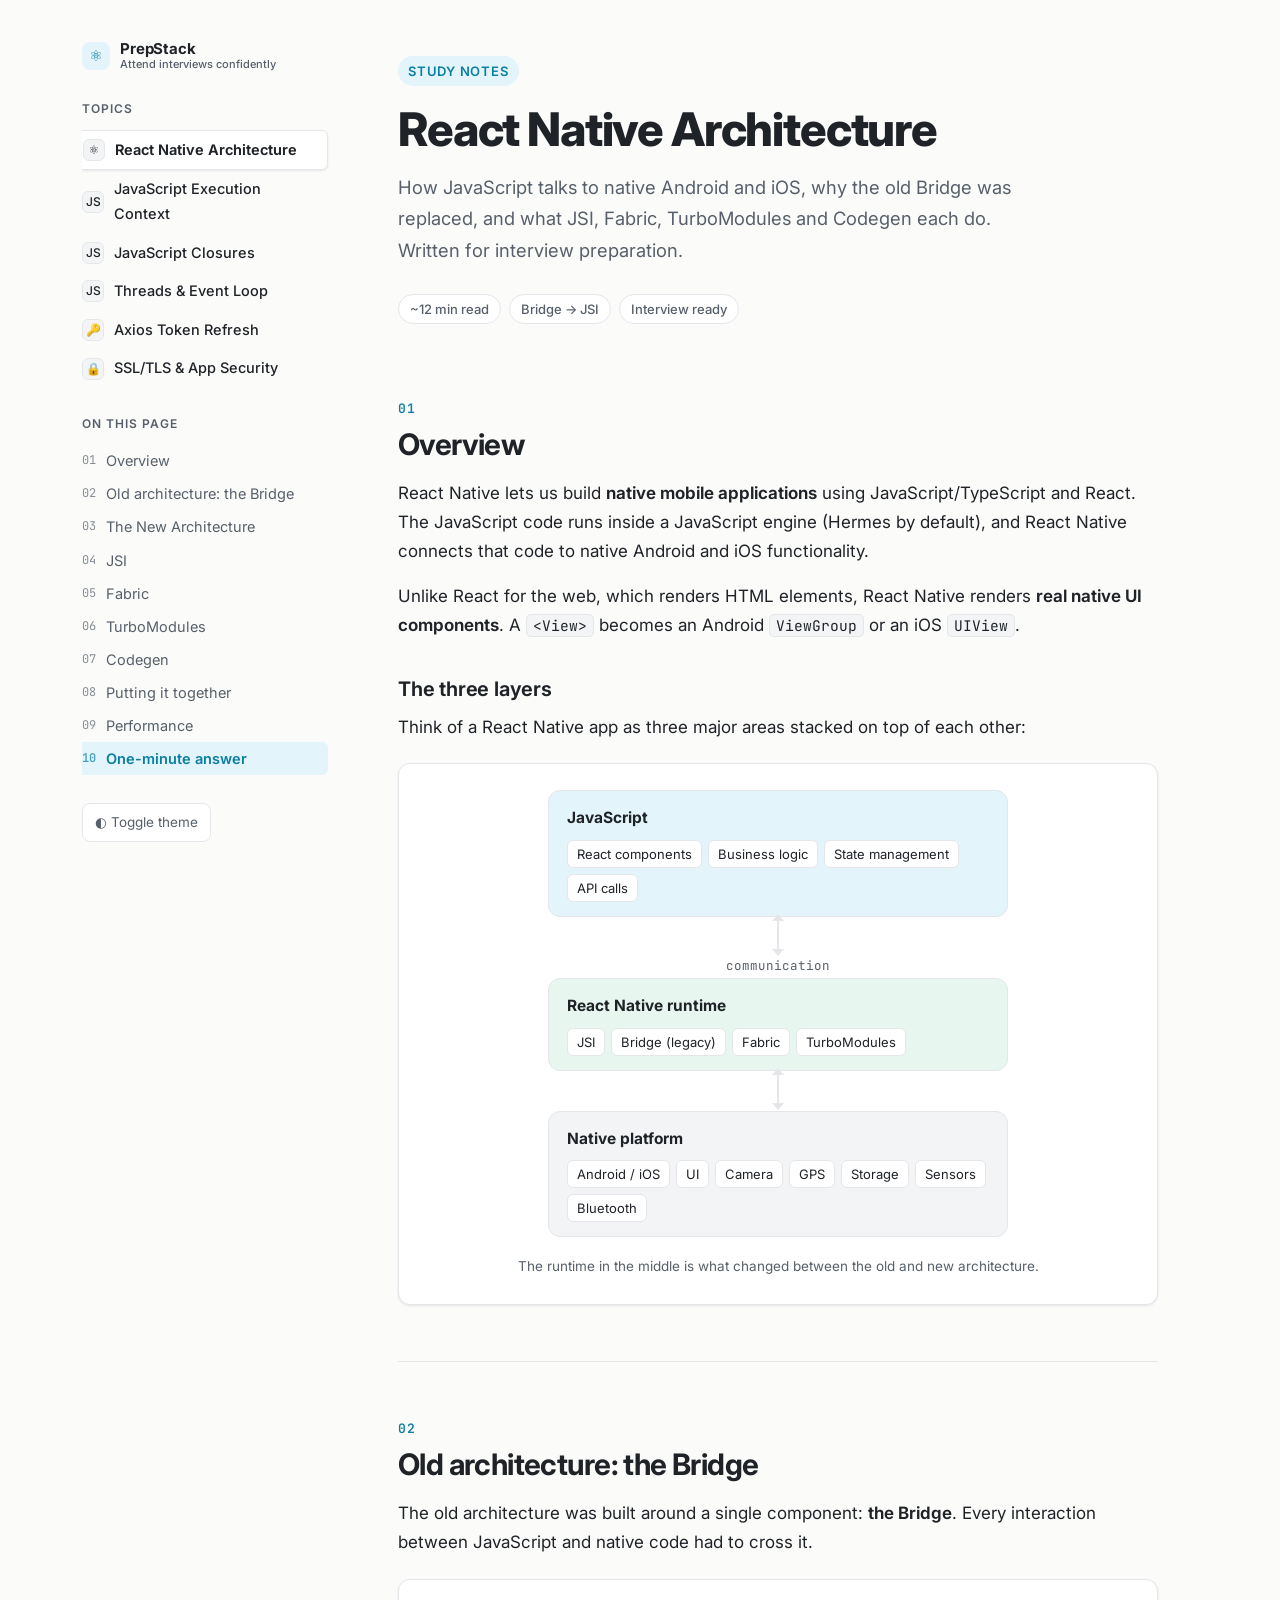
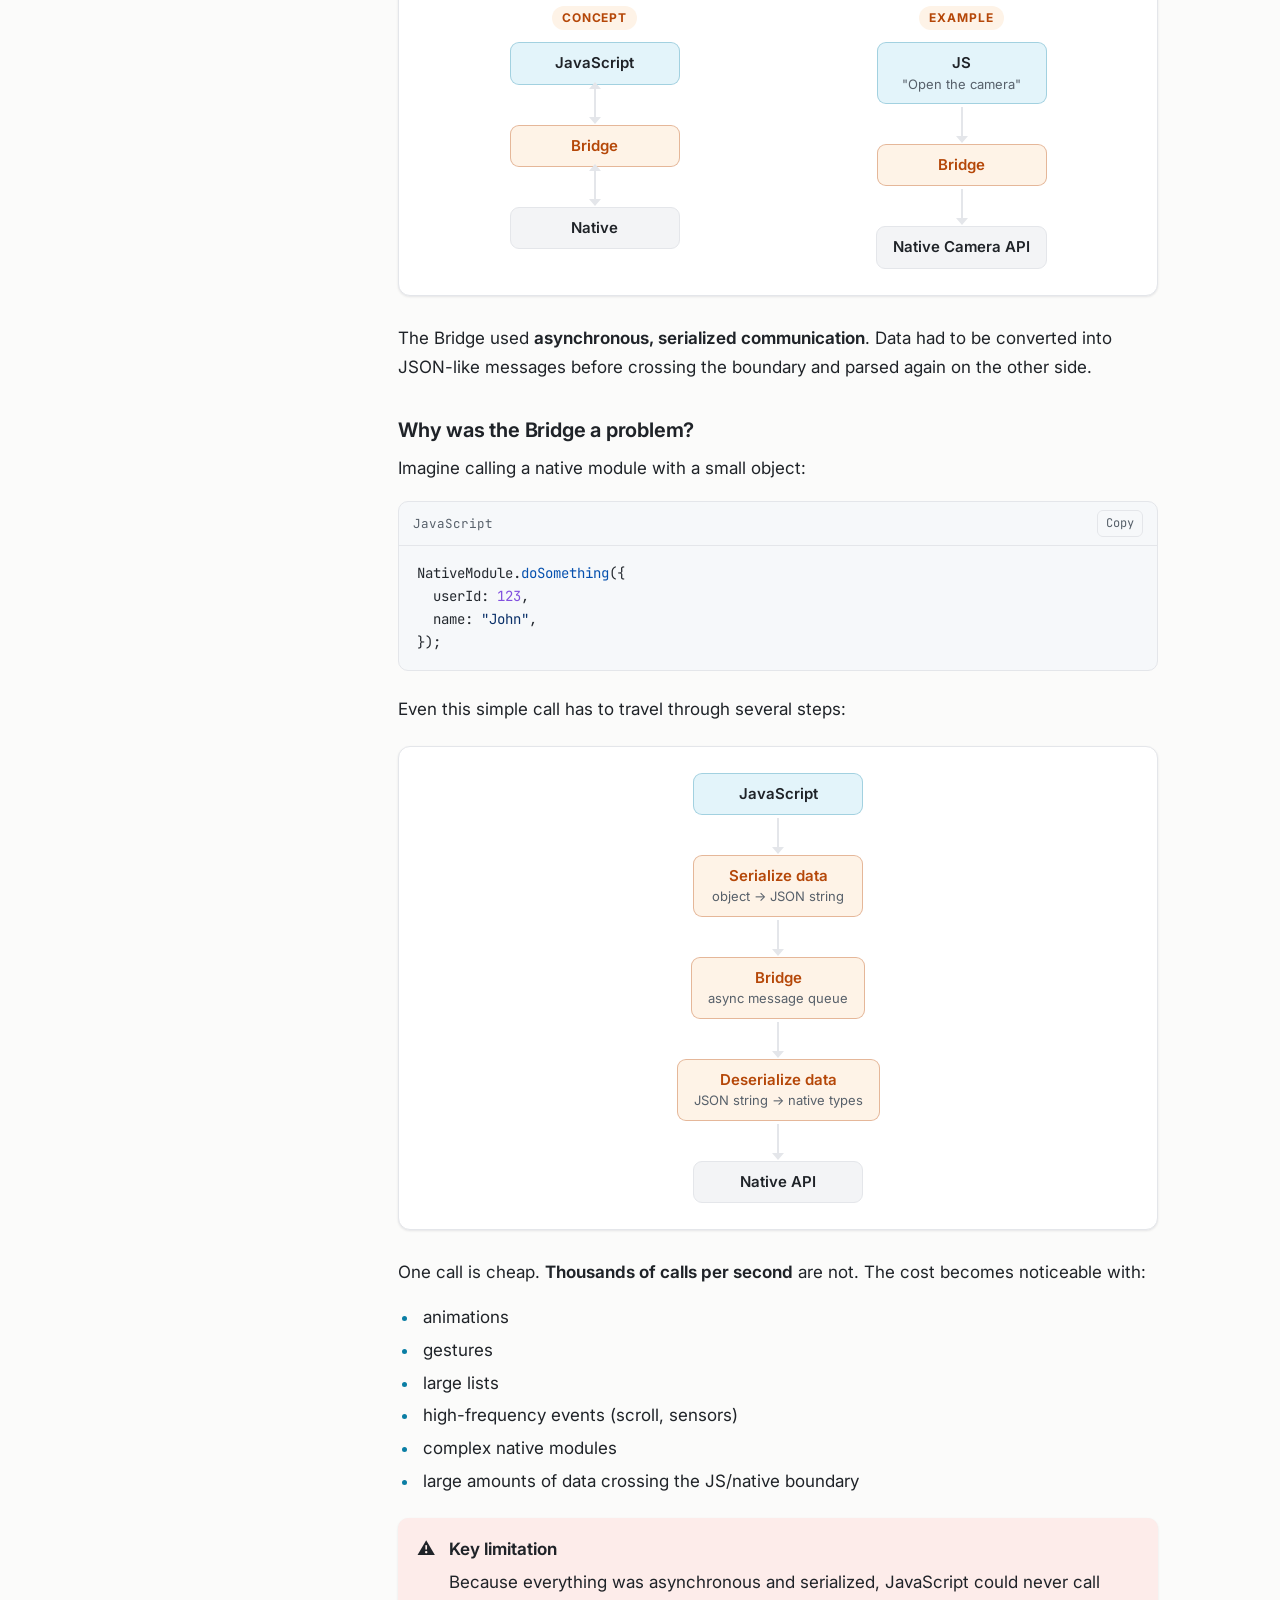
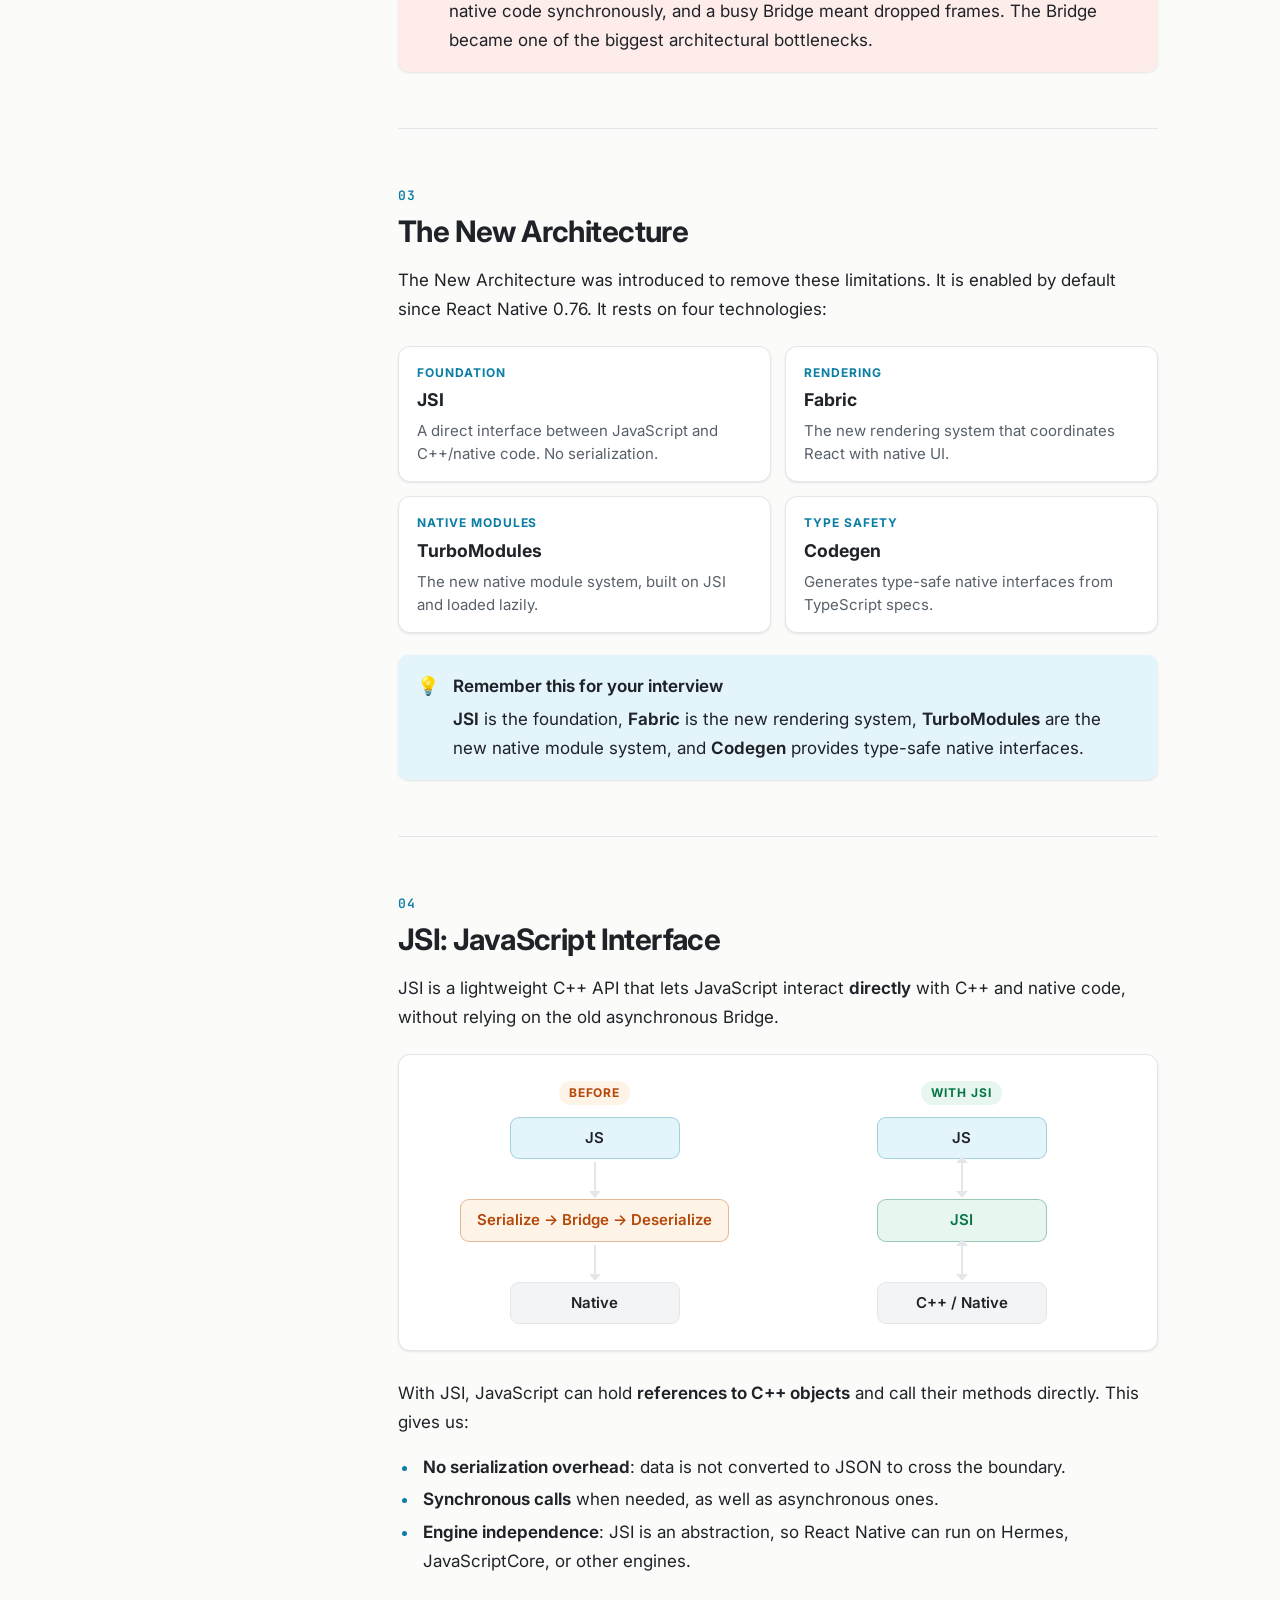
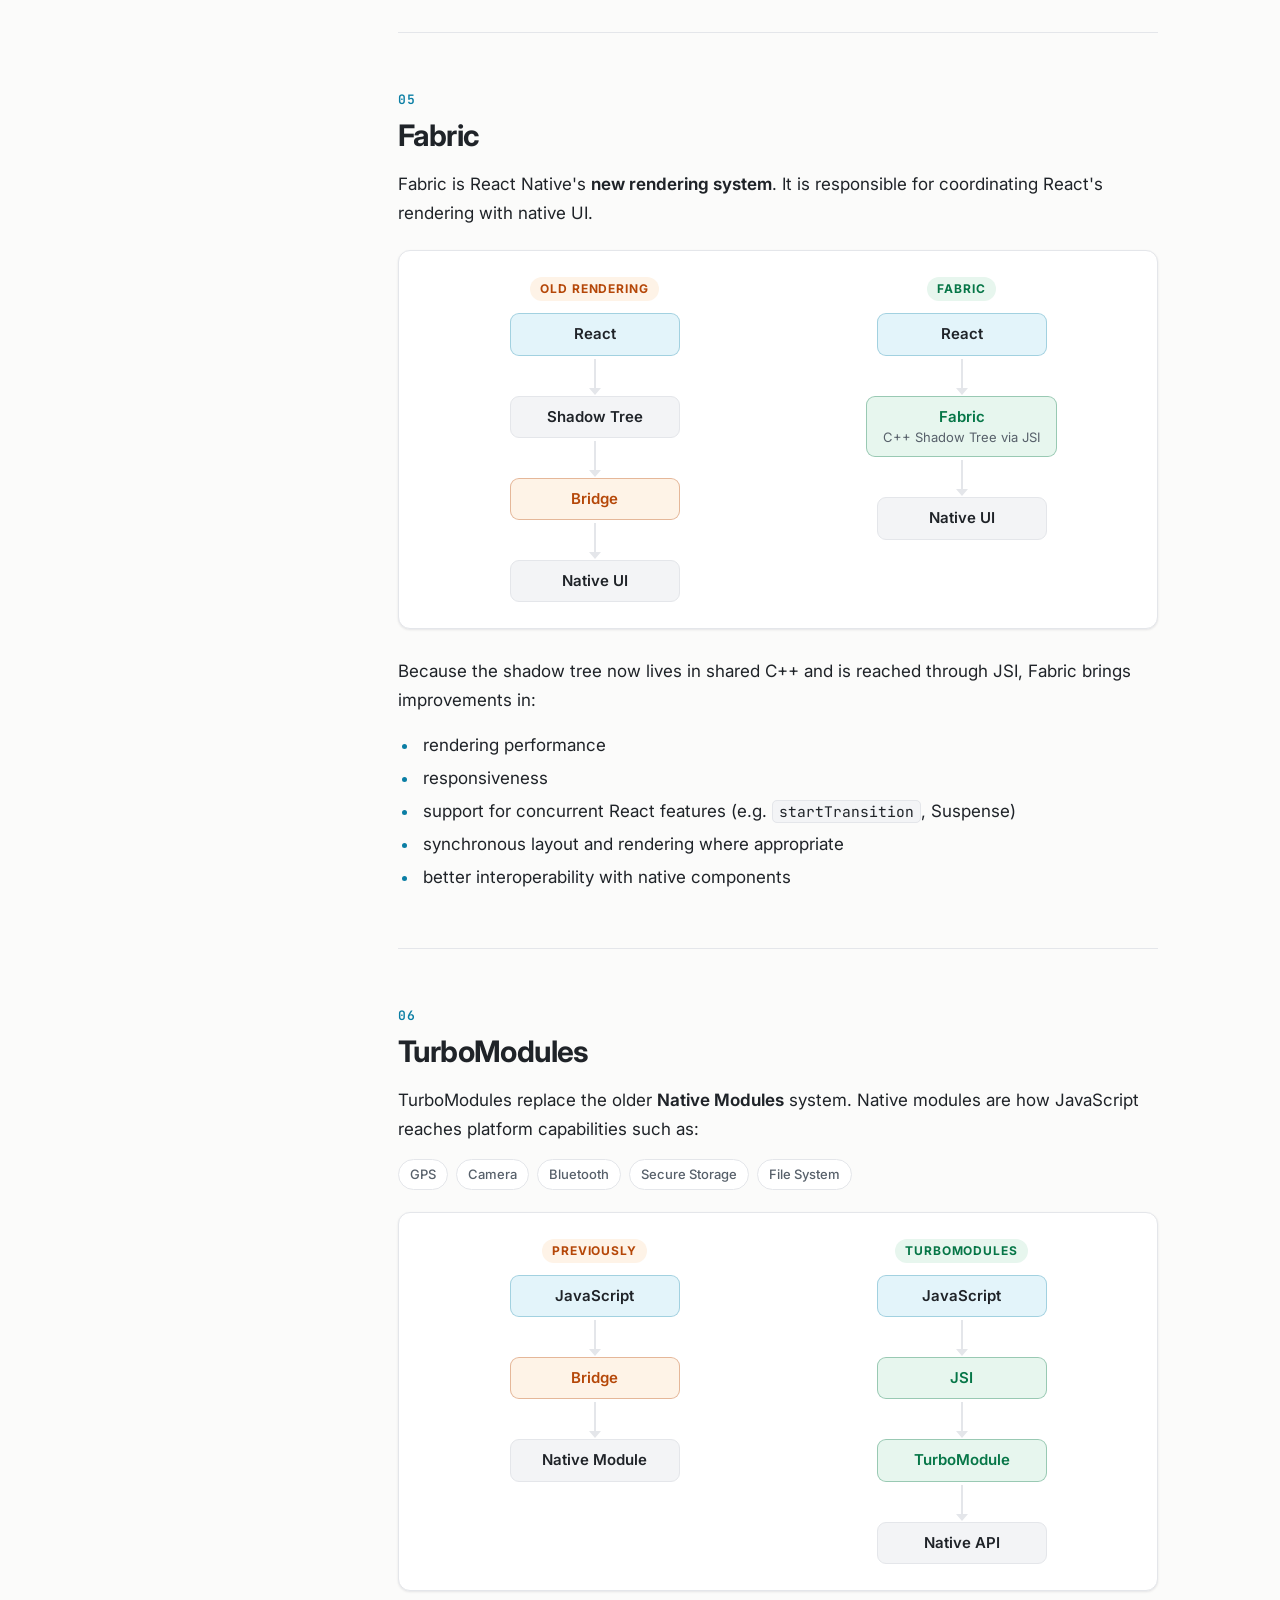
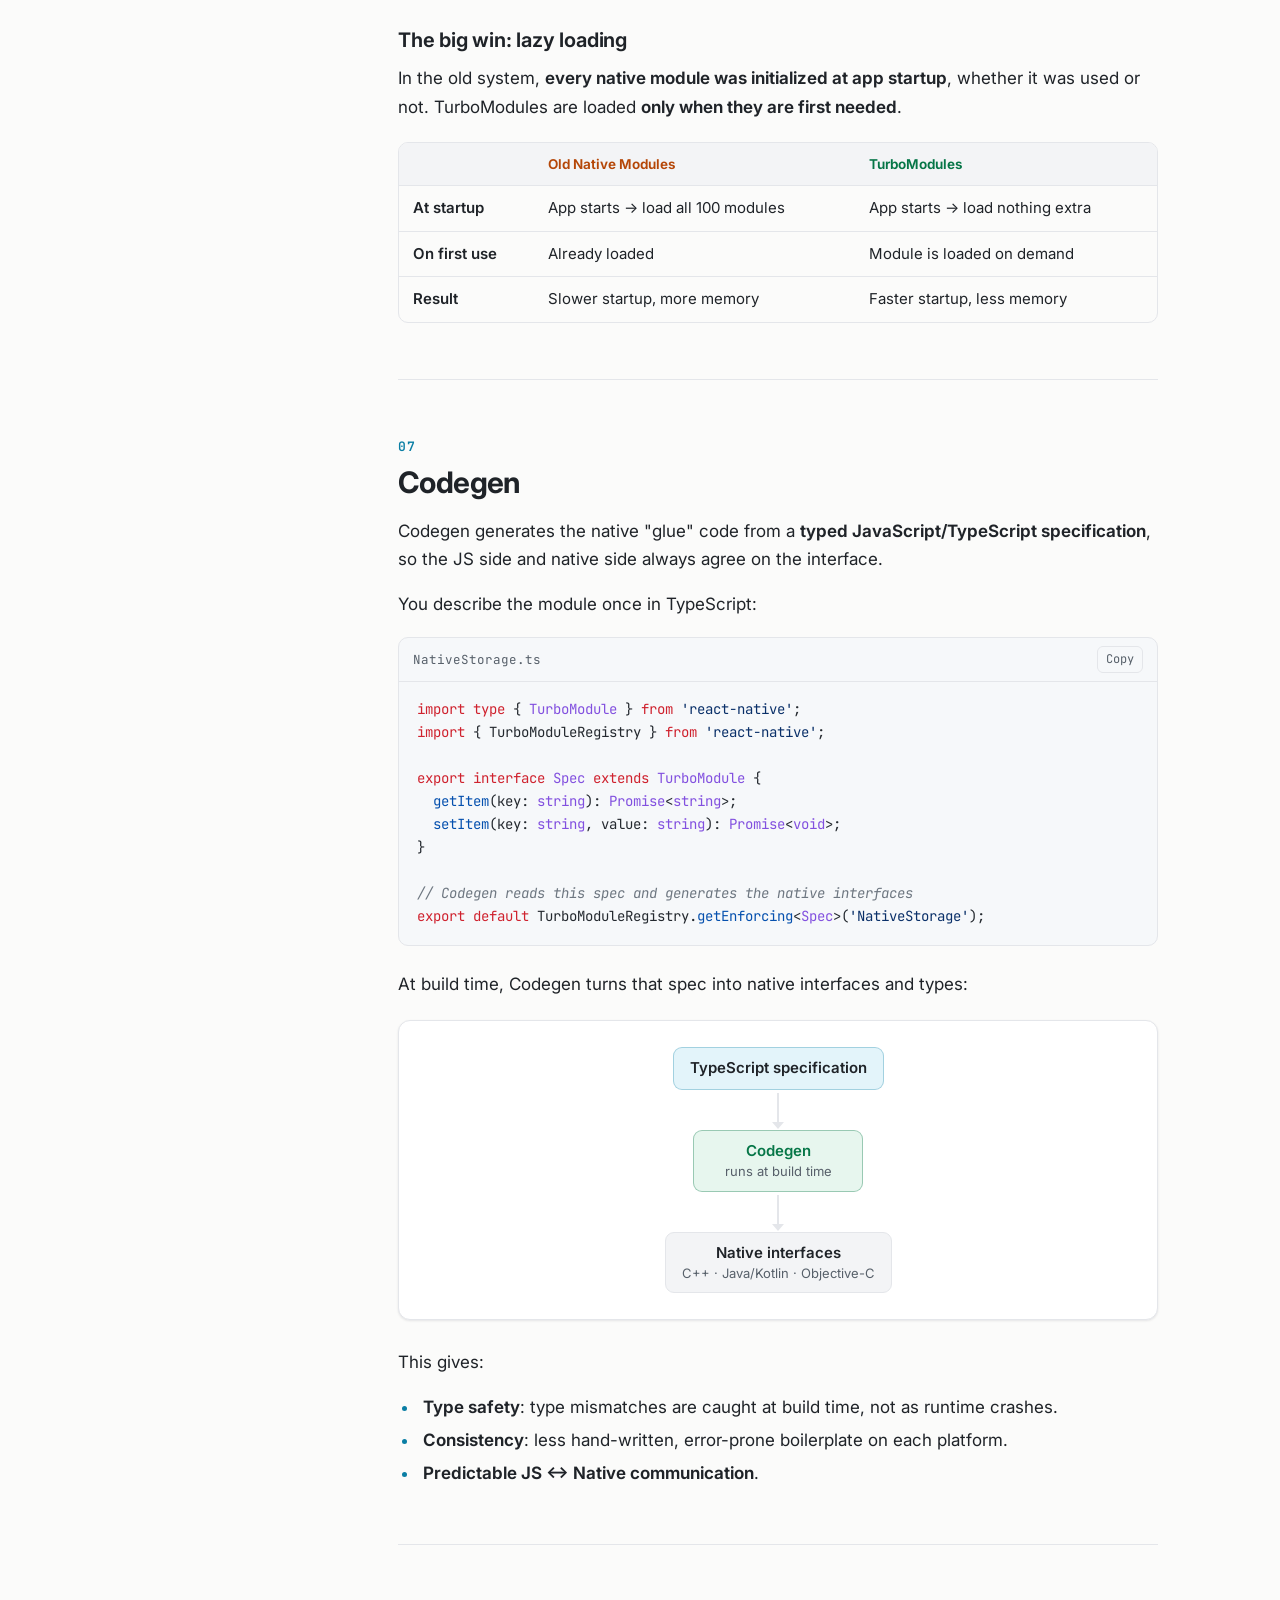
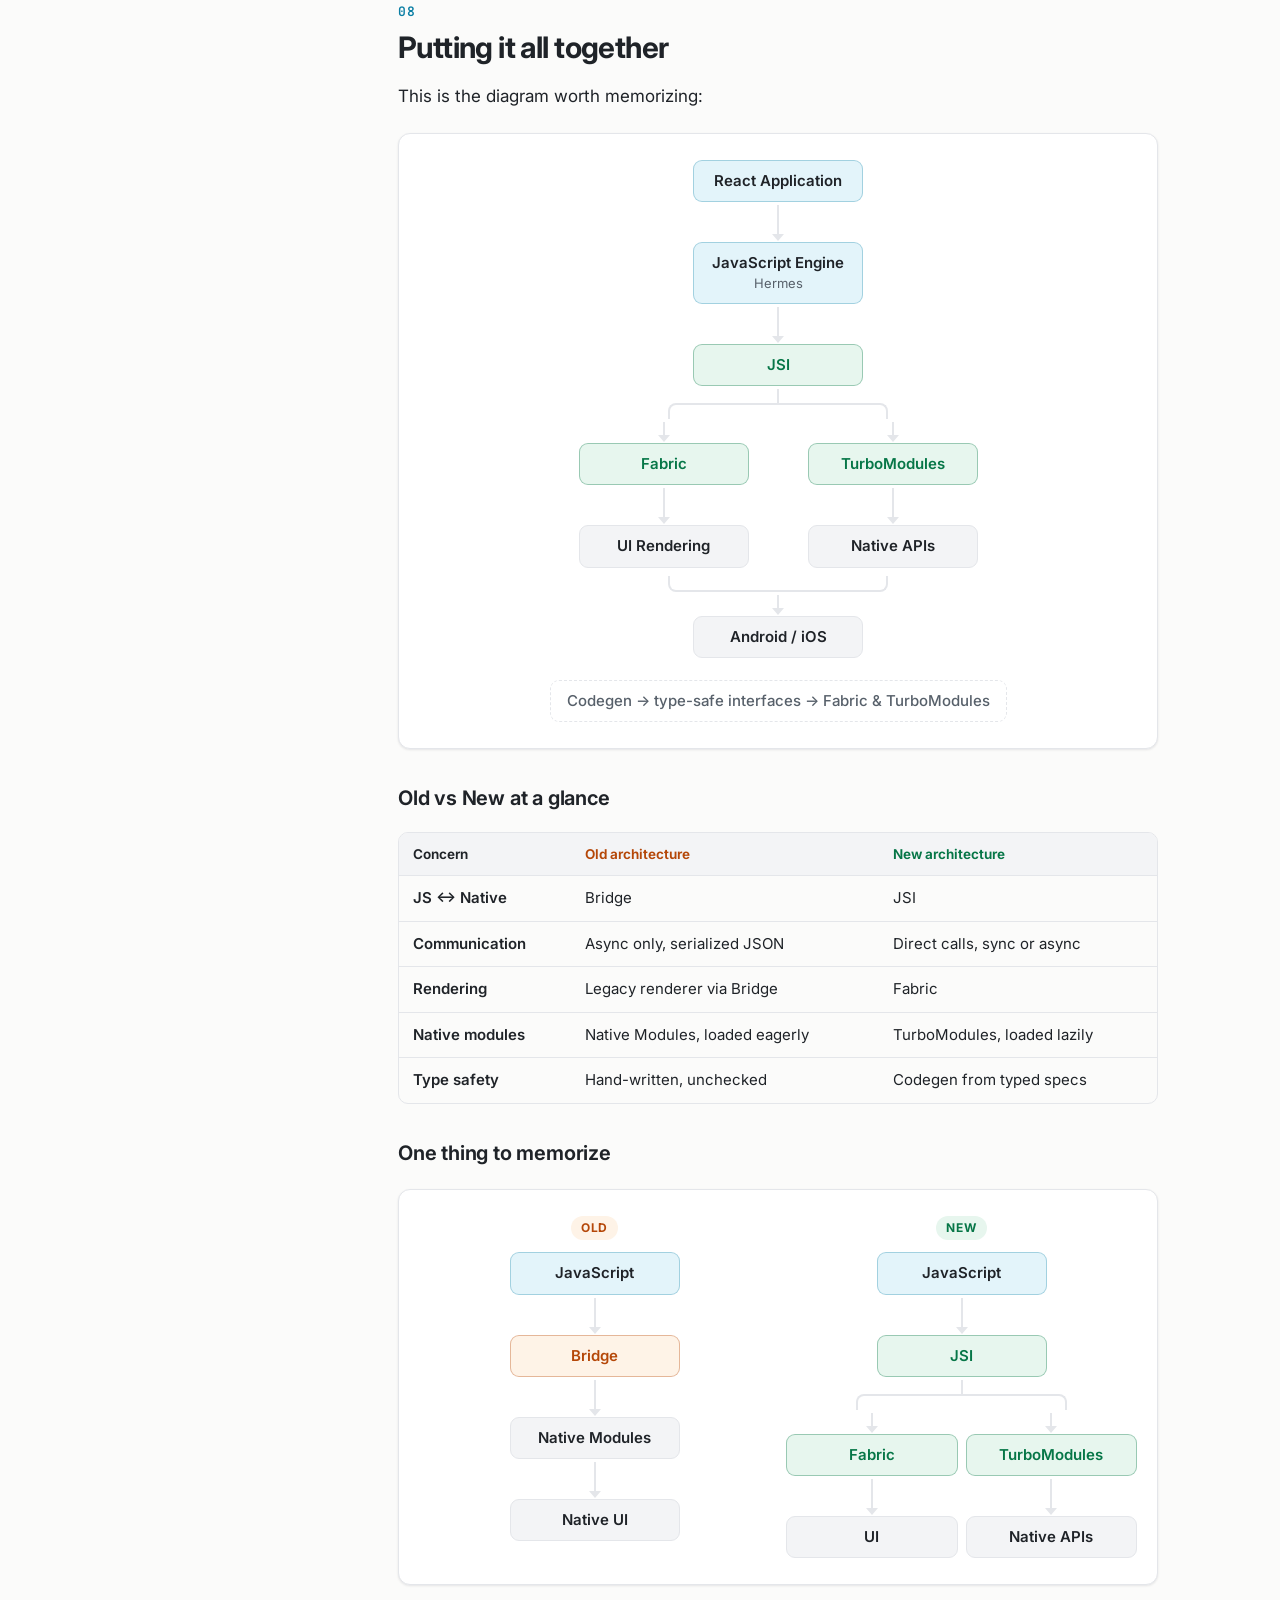
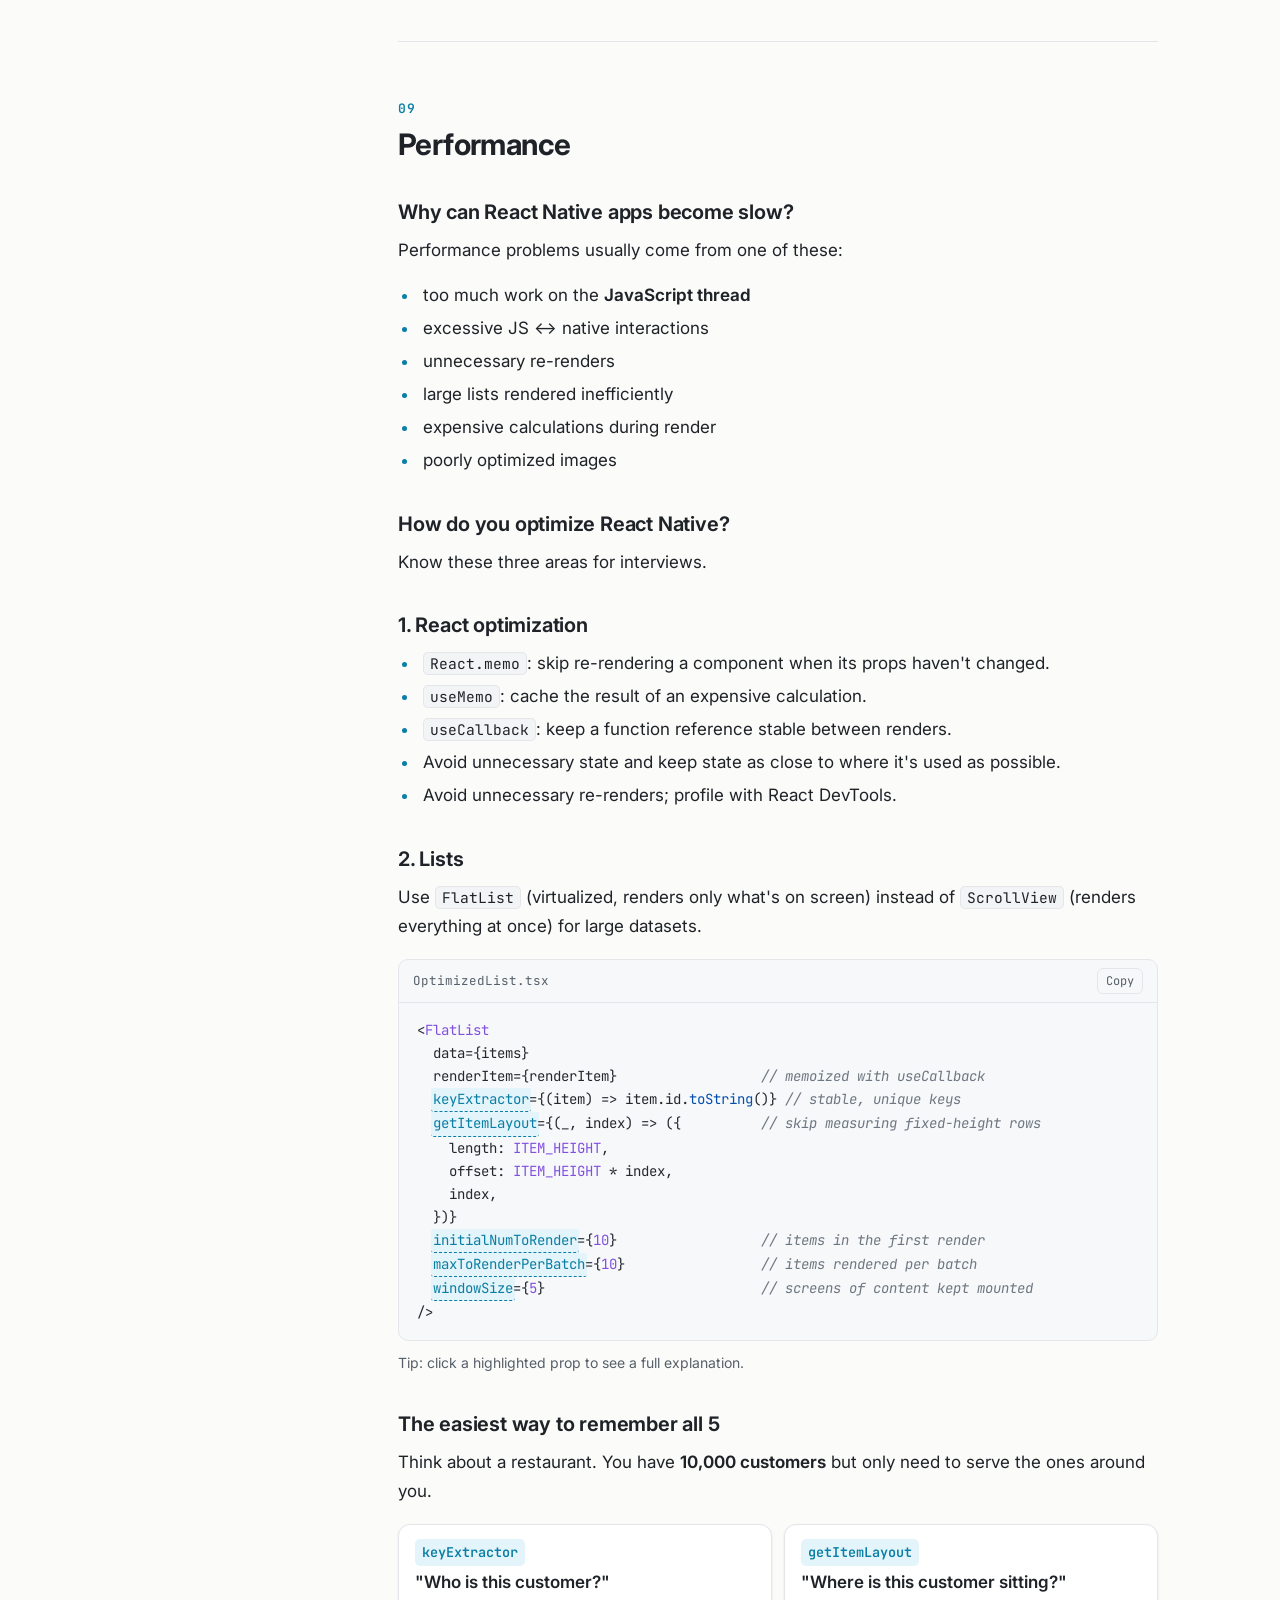
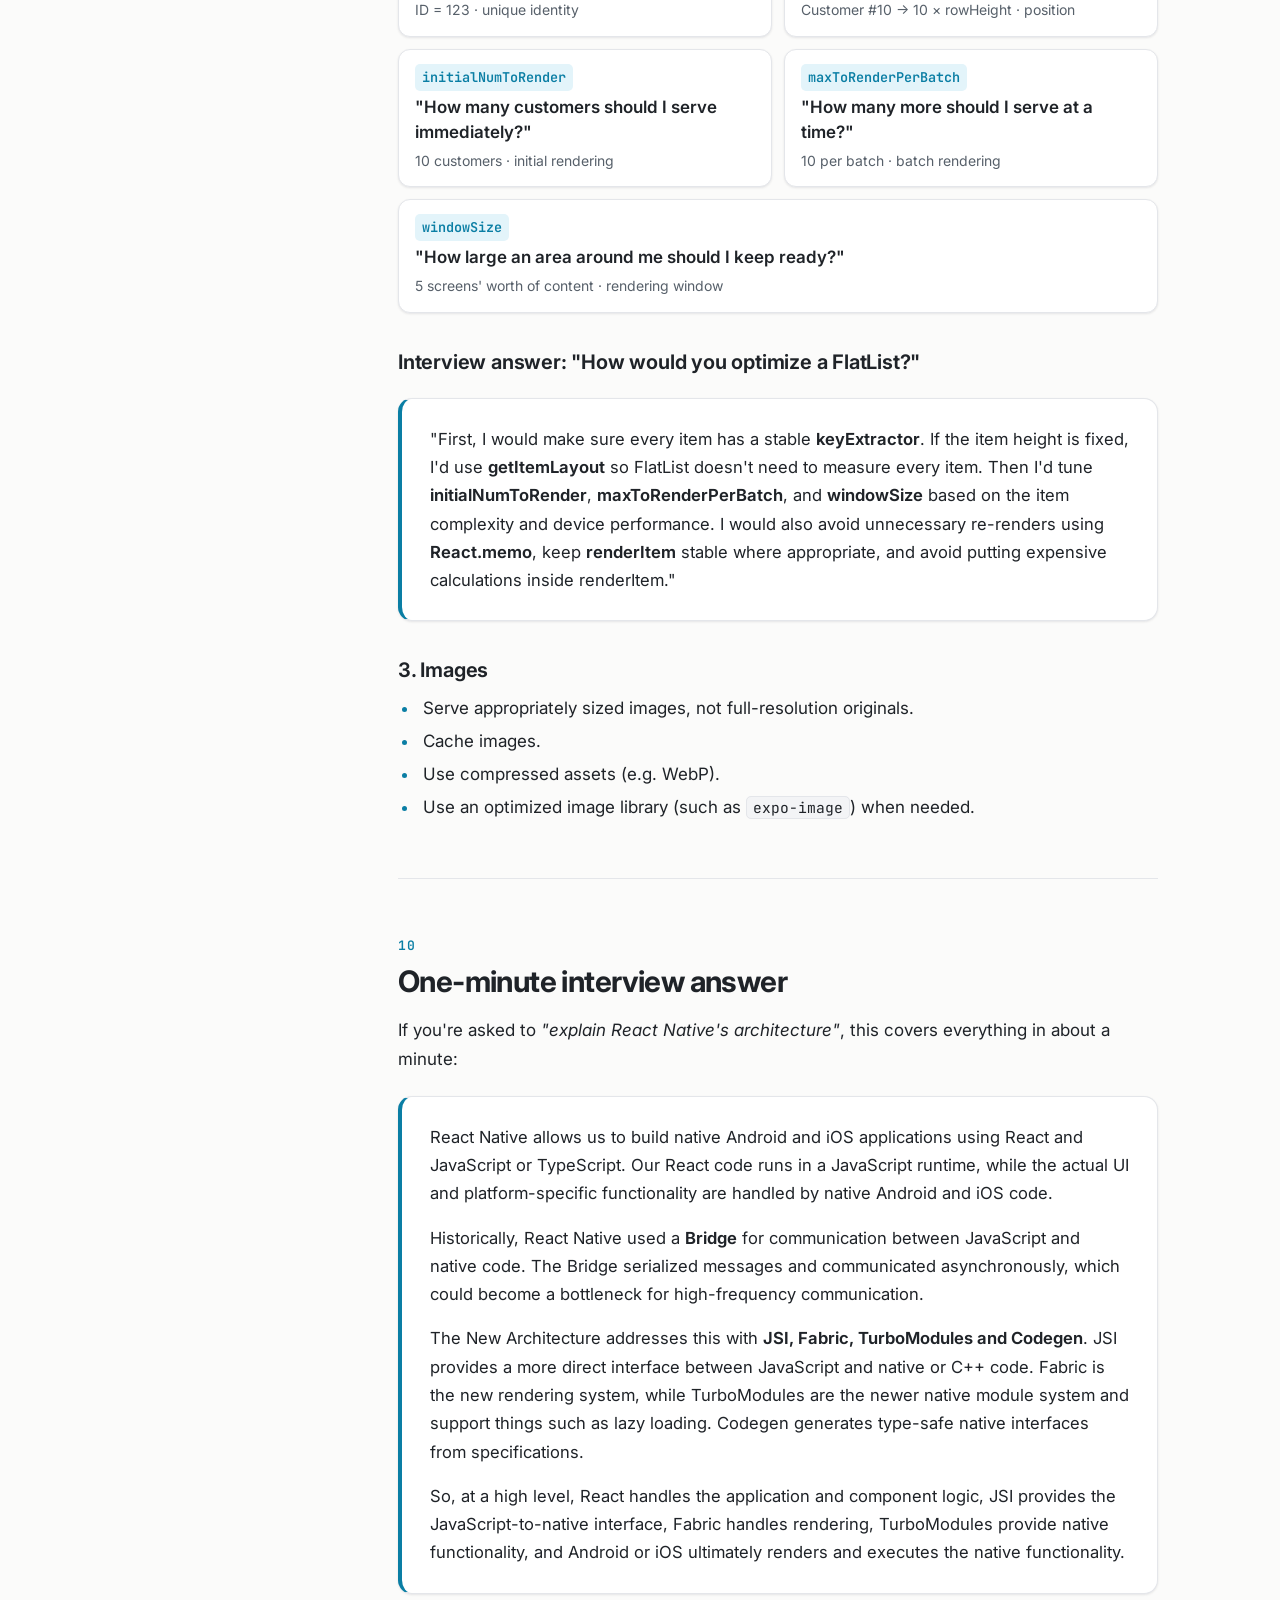
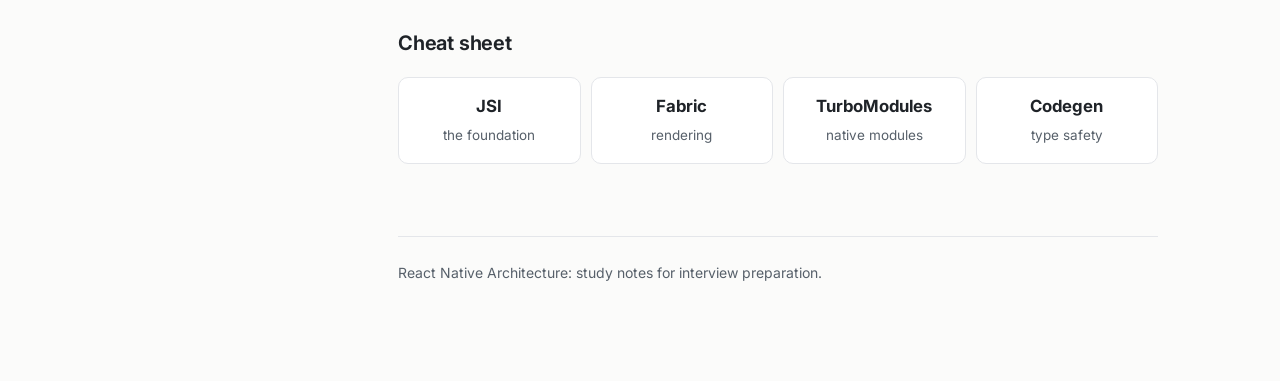
<file: index.html>
<!doctype html>
<html lang="en">
  <head>
    <meta charset="utf-8" />
    <meta name="viewport" content="width=device-width, initial-scale=1" />
    <title>React Native Architecture · PrepStack</title>
    <meta
      name="description"
      content="A structured guide to React Native's architecture: the old Bridge, the New Architecture (JSI, Fabric, TurboModules, Codegen), performance tips and a one-minute interview answer."
    />

    <!-- Fonts -->
    <link rel="preconnect" href="https://fonts.googleapis.com" />
    <link rel="preconnect" href="https://fonts.gstatic.com" crossorigin />
    <link
      rel="stylesheet"
      href="https://fonts.googleapis.com/css2?family=Inter:wght@400;500;600;700;800&family=JetBrains+Mono:wght@400;500;600&display=swap"
    />

    <!-- Styles (css/main.css imports everything else) -->
    <link rel="stylesheet" href="css/main.css?v=2" />

    <!-- Theme runs first to avoid a flash of the wrong colours -->
    <script src="js/theme.js?v=2"></script>
    <script src="js/sidebar.js?v=2" defer></script>
    <script src="js/copy-code.js?v=2" defer></script>
    <script src="js/explainer.js?v=2" defer></script>
  </head>
  <body>
    <div class="layout">
      <!-- ============ SIDEBAR ============ -->
      <aside class="sidebar" aria-label="Table of contents">
        <div class="sidebar__brand">
          <span class="sidebar__logo">⚛</span>
          <span class="sidebar__name">
            PrepStack
            <small class="sidebar__tagline">Attend interviews confidently</small>
          </span>
          <button class="sidebar__menu-btn" type="button" aria-expanded="false">
            Contents
          </button>
        </div>

        <nav class="sidebar__nav">
          <!-- Topics: keep this list identical on every page -->
          <p class="sidebar__label">Topics</p>
          <ul class="topics">
            <li><a href="index.html" aria-current="page"><span class="topics__icon">⚛</span>React Native Architecture</a></li>
            <li><a href="execution-context.html"><span class="topics__icon">JS</span>JavaScript Execution Context</a></li>
            <li><a href="closures.html"><span class="topics__icon">JS</span>JavaScript Closures</a></li>
            <li><a href="threads.html"><span class="topics__icon">JS</span>Threads &amp; Event Loop</a></li>
            <li><a href="token-refresh.html"><span class="topics__icon">🔑</span>Axios Token Refresh</a></li>
            <li><a href="ssl-security.html"><span class="topics__icon">🔒</span>SSL/TLS &amp; App Security</a></li>
          </ul>

          <p class="sidebar__label">On this page</p>
          <ol class="toc">
            <li><a href="#overview">Overview</a></li>
            <li><a href="#bridge">Old architecture: the Bridge</a></li>
            <li><a href="#new-architecture">The New Architecture</a></li>
            <li><a href="#jsi">JSI</a></li>
            <li><a href="#fabric">Fabric</a></li>
            <li><a href="#turbomodules">TurboModules</a></li>
            <li><a href="#codegen">Codegen</a></li>
            <li><a href="#big-picture">Putting it together</a></li>
            <li><a href="#performance">Performance</a></li>
            <li><a href="#interview">One-minute answer</a></li>
          </ol>
          <button class="theme-toggle" type="button" data-theme-toggle>
            ◐ Toggle theme
          </button>
        </nav>
      </aside>

      <main class="content">
        <!-- ============ HERO ============ -->
        <header class="hero">
          <span class="hero__eyebrow">Study notes</span>
          <h1 class="hero__title">React Native Architecture</h1>
          <p class="hero__lede">
            How JavaScript talks to native Android and iOS, why the old Bridge
            was replaced, and what JSI, Fabric, TurboModules and Codegen each
            do. Written for interview preparation.
          </p>
          <div class="chips">
            <span class="chip">~12 min read</span>
            <span class="chip">Bridge → JSI</span>
            <span class="chip">Interview ready</span>
          </div>
        </header>

        <!-- ============ 01 · OVERVIEW ============ -->
        <section class="section" id="overview">
          <div class="section__num">01</div>
          <h2>Overview</h2>
          <p>
            React Native lets us build
            <strong>native mobile applications</strong> using
            JavaScript/TypeScript and React. The JavaScript code runs inside a
            JavaScript engine (Hermes by default), and React Native connects
            that code to native Android and iOS functionality.
          </p>
          <p>
            Unlike React for the web, which renders HTML elements, React Native
            renders <strong>real native UI components</strong>. A
            <code>&lt;View&gt;</code> becomes an Android
            <code>ViewGroup</code> or an iOS <code>UIView</code>.
          </p>

          <h3>The three layers</h3>
          <p>
            Think of a React Native app as three major areas stacked on top of
            each other:
          </p>

          <figure class="diagram">
            <div class="flow">
              <div class="layer layer--js">
                <div class="layer__title">JavaScript</div>
                <div class="layer__tags">
                  <span>React components</span><span>Business logic</span
                  ><span>State management</span><span>API calls</span>
                </div>
              </div>
              <div class="arrow arrow--both"></div>
              <div class="arrow__label">communication</div>
              <div class="layer layer--runtime">
                <div class="layer__title">React Native runtime</div>
                <div class="layer__tags">
                  <span>JSI</span><span>Bridge (legacy)</span><span>Fabric</span
                  ><span>TurboModules</span>
                </div>
              </div>
              <div class="arrow arrow--both"></div>
              <div class="layer layer--native">
                <div class="layer__title">Native platform</div>
                <div class="layer__tags">
                  <span>Android / iOS</span><span>UI</span><span>Camera</span
                  ><span>GPS</span><span>Storage</span><span>Sensors</span
                  ><span>Bluetooth</span>
                </div>
              </div>
            </div>
            <figcaption class="diagram__caption">
              The runtime in the middle is what changed between the old and new
              architecture.
            </figcaption>
          </figure>
        </section>

        <!-- ============ 02 · THE BRIDGE ============ -->
        <section class="section" id="bridge">
          <div class="section__num">02</div>
          <h2>Old architecture: the Bridge</h2>
          <p>
            The old architecture was built around a single component:
            <strong>the Bridge</strong>. Every interaction between JavaScript
            and native code had to cross it.
          </p>

          <figure class="diagram">
            <div class="compare">
              <div class="flow">
                <span class="flow__label flow__label--old">Concept</span>
                <div class="node node--js">JavaScript</div>
                <div class="arrow arrow--both"></div>
                <div class="node node--old">Bridge</div>
                <div class="arrow arrow--both"></div>
                <div class="node">Native</div>
              </div>
              <div class="flow">
                <span class="flow__label flow__label--old">Example</span>
                <div class="node node--js">
                  JS<small>"Open the camera"</small>
                </div>
                <div class="arrow"></div>
                <div class="node node--old">Bridge</div>
                <div class="arrow"></div>
                <div class="node">Native Camera API</div>
              </div>
            </div>
          </figure>

          <p>
            The Bridge used
            <strong>asynchronous, serialized communication</strong>. Data had to
            be converted into JSON-like messages before crossing the boundary
            and parsed again on the other side.
          </p>

          <h3>Why was the Bridge a problem?</h3>
          <p>Imagine calling a native module with a small object:</p>

          <div class="code-block">
            <div class="code-block__head">
              <span>JavaScript</span
              ><button class="code-block__copy" type="button">Copy</button>
            </div>
            <pre><code>NativeModule.<span class="tok-fn">doSomething</span>({
  userId: <span class="tok-type">123</span>,
  name: <span class="tok-string">"John"</span>,
});</code></pre>
          </div>

          <p>Even this simple call has to travel through several steps:</p>

          <figure class="diagram">
            <div class="flow">
              <div class="node node--js">JavaScript</div>
              <div class="arrow"></div>
              <div class="node node--old">
                Serialize data<small>object → JSON string</small>
              </div>
              <div class="arrow"></div>
              <div class="node node--old">
                Bridge<small>async message queue</small>
              </div>
              <div class="arrow"></div>
              <div class="node node--old">
                Deserialize data<small>JSON string → native types</small>
              </div>
              <div class="arrow"></div>
              <div class="node">Native API</div>
            </div>
          </figure>

          <p>
            One call is cheap.
            <strong>Thousands of calls per second</strong> are not. The cost
            becomes noticeable with:
          </p>
          <ul>
            <li>animations</li>
            <li>gestures</li>
            <li>large lists</li>
            <li>high-frequency events (scroll, sensors)</li>
            <li>complex native modules</li>
            <li>large amounts of data crossing the JS/native boundary</li>
          </ul>

          <div class="callout callout--warn">
            <div class="callout__icon">⚠️</div>
            <div>
              <p class="callout__title">Key limitation</p>
              <p>
                Because everything was asynchronous and serialized, JavaScript
                could never call native code synchronously, and a busy Bridge
                meant dropped frames. The Bridge became one of the biggest
                architectural bottlenecks.
              </p>
            </div>
          </div>
        </section>

        <!-- ============ 03 · NEW ARCHITECTURE ============ -->
        <section class="section" id="new-architecture">
          <div class="section__num">03</div>
          <h2>The New Architecture</h2>
          <p>
            The New Architecture was introduced to remove these limitations. It
            is enabled by default since React Native 0.76. It rests on four
            technologies:
          </p>

          <div class="cards">
            <a class="card" href="#jsi">
              <div class="card__kicker">Foundation</div>
              <div class="card__title">JSI</div>
              <p>
                A direct interface between JavaScript and C++/native code. No
                serialization.
              </p>
            </a>
            <a class="card" href="#fabric">
              <div class="card__kicker">Rendering</div>
              <div class="card__title">Fabric</div>
              <p>
                The new rendering system that coordinates React with native UI.
              </p>
            </a>
            <a class="card" href="#turbomodules">
              <div class="card__kicker">Native modules</div>
              <div class="card__title">TurboModules</div>
              <p>
                The new native module system, built on JSI and loaded lazily.
              </p>
            </a>
            <a class="card" href="#codegen">
              <div class="card__kicker">Type safety</div>
              <div class="card__title">Codegen</div>
              <p>
                Generates type-safe native interfaces from TypeScript specs.
              </p>
            </a>
          </div>

          <div class="callout callout--tip">
            <div class="callout__icon">💡</div>
            <div>
              <p class="callout__title">Remember this for your interview</p>
              <p>
                <strong>JSI</strong> is the foundation,
                <strong>Fabric</strong> is the new rendering system,
                <strong>TurboModules</strong> are the new native module system,
                and <strong>Codegen</strong> provides type-safe native
                interfaces.
              </p>
            </div>
          </div>
        </section>

        <!-- ============ 04 · JSI ============ -->
        <section class="section" id="jsi">
          <div class="section__num">04</div>
          <h2>JSI: JavaScript Interface</h2>
          <p>
            JSI is a lightweight C++ API that lets JavaScript interact
            <strong>directly</strong> with C++ and native code, without relying
            on the old asynchronous Bridge.
          </p>

          <figure class="diagram">
            <div class="compare">
              <div class="flow">
                <span class="flow__label flow__label--old">Before</span>
                <div class="node node--js">JS</div>
                <div class="arrow"></div>
                <div class="node node--old">
                  Serialize → Bridge → Deserialize
                </div>
                <div class="arrow"></div>
                <div class="node">Native</div>
              </div>
              <div class="flow">
                <span class="flow__label flow__label--new">With JSI</span>
                <div class="node node--js">JS</div>
                <div class="arrow arrow--both"></div>
                <div class="node node--new">JSI</div>
                <div class="arrow arrow--both"></div>
                <div class="node">C++ / Native</div>
              </div>
            </div>
          </figure>

          <p>
            With JSI, JavaScript can hold
            <strong>references to C++ objects</strong> and call their methods
            directly. This gives us:
          </p>
          <ul>
            <li>
              <strong>No serialization overhead</strong>: data is not converted
              to JSON to cross the boundary.
            </li>
            <li>
              <strong>Synchronous calls</strong> when needed, as well as
              asynchronous ones.
            </li>
            <li>
              <strong>Engine independence</strong>: JSI is an abstraction, so
              React Native can run on Hermes, JavaScriptCore, or other engines.
            </li>
          </ul>
        </section>

        <!-- ============ 05 · FABRIC ============ -->
        <section class="section" id="fabric">
          <div class="section__num">05</div>
          <h2>Fabric</h2>
          <p>
            Fabric is React Native's <strong>new rendering system</strong>. It
            is responsible for coordinating React's rendering with native UI.
          </p>

          <figure class="diagram">
            <div class="compare">
              <div class="flow">
                <span class="flow__label flow__label--old">Old rendering</span>
                <div class="node node--js">React</div>
                <div class="arrow"></div>
                <div class="node">Shadow Tree</div>
                <div class="arrow"></div>
                <div class="node node--old">Bridge</div>
                <div class="arrow"></div>
                <div class="node">Native UI</div>
              </div>
              <div class="flow">
                <span class="flow__label flow__label--new">Fabric</span>
                <div class="node node--js">React</div>
                <div class="arrow"></div>
                <div class="node node--new">
                  Fabric<small>C++ Shadow Tree via JSI</small>
                </div>
                <div class="arrow"></div>
                <div class="node">Native UI</div>
              </div>
            </div>
          </figure>

          <p>
            Because the shadow tree now lives in shared C++ and is reached
            through JSI, Fabric brings improvements in:
          </p>
          <ul>
            <li>rendering performance</li>
            <li>responsiveness</li>
            <li>
              support for concurrent React features (e.g.
              <code>startTransition</code>, Suspense)
            </li>
            <li>synchronous layout and rendering where appropriate</li>
            <li>better interoperability with native components</li>
          </ul>
        </section>

        <!-- ============ 06 · TURBOMODULES ============ -->
        <section class="section" id="turbomodules">
          <div class="section__num">06</div>
          <h2>TurboModules</h2>
          <p>
            TurboModules replace the older
            <strong>Native Modules</strong> system. Native modules are how
            JavaScript reaches platform capabilities such as:
          </p>
          <div class="chips">
            <span class="chip">GPS</span>
            <span class="chip">Camera</span>
            <span class="chip">Bluetooth</span>
            <span class="chip">Secure Storage</span>
            <span class="chip">File System</span>
          </div>

          <figure class="diagram">
            <div class="compare">
              <div class="flow">
                <span class="flow__label flow__label--old">Previously</span>
                <div class="node node--js">JavaScript</div>
                <div class="arrow"></div>
                <div class="node node--old">Bridge</div>
                <div class="arrow"></div>
                <div class="node">Native Module</div>
              </div>
              <div class="flow">
                <span class="flow__label flow__label--new">TurboModules</span>
                <div class="node node--js">JavaScript</div>
                <div class="arrow"></div>
                <div class="node node--new">JSI</div>
                <div class="arrow"></div>
                <div class="node node--new">TurboModule</div>
                <div class="arrow"></div>
                <div class="node">Native API</div>
              </div>
            </div>
          </figure>

          <h3>The big win: lazy loading</h3>
          <p>
            In the old system,
            <strong>every native module was initialized at app startup</strong>,
            whether it was used or not. TurboModules are loaded
            <strong>only when they are first needed</strong>.
          </p>

          <div class="table-wrap">
            <table>
              <thead>
                <tr>
                  <th></th>
                  <th class="col-old">Old Native Modules</th>
                  <th class="col-new">TurboModules</th>
                </tr>
              </thead>
              <tbody>
                <tr>
                  <td>At startup</td>
                  <td>App starts → load all 100 modules</td>
                  <td>App starts → load nothing extra</td>
                </tr>
                <tr>
                  <td>On first use</td>
                  <td>Already loaded</td>
                  <td>Module is loaded on demand</td>
                </tr>
                <tr>
                  <td>Result</td>
                  <td>Slower startup, more memory</td>
                  <td>Faster startup, less memory</td>
                </tr>
              </tbody>
            </table>
          </div>
        </section>

        <!-- ============ 07 · CODEGEN ============ -->
        <section class="section" id="codegen">
          <div class="section__num">07</div>
          <h2>Codegen</h2>
          <p>
            Codegen generates the native "glue" code from a
            <strong>typed JavaScript/TypeScript specification</strong>, so the
            JS side and native side always agree on the interface.
          </p>
          <p>You describe the module once in TypeScript:</p>

          <div class="code-block">
            <div class="code-block__head">
              <span>NativeStorage.ts</span
              ><button class="code-block__copy" type="button">Copy</button>
            </div>
            <pre><code><span class="tok-keyword">import type</span> { <span class="tok-type">TurboModule</span> } <span class="tok-keyword">from</span> <span class="tok-string">'react-native'</span>;
<span class="tok-keyword">import</span> { TurboModuleRegistry } <span class="tok-keyword">from</span> <span class="tok-string">'react-native'</span>;

<span class="tok-keyword">export interface</span> <span class="tok-type">Spec</span> <span class="tok-keyword">extends</span> <span class="tok-type">TurboModule</span> {
  <span class="tok-fn">getItem</span>(key: <span class="tok-type">string</span>): <span class="tok-type">Promise</span>&lt;<span class="tok-type">string</span>&gt;;
  <span class="tok-fn">setItem</span>(key: <span class="tok-type">string</span>, value: <span class="tok-type">string</span>): <span class="tok-type">Promise</span>&lt;<span class="tok-type">void</span>&gt;;
}

<span class="tok-comment">// Codegen reads this spec and generates the native interfaces</span>
<span class="tok-keyword">export default</span> TurboModuleRegistry.<span class="tok-fn">getEnforcing</span>&lt;<span class="tok-type">Spec</span>&gt;(<span class="tok-string">'NativeStorage'</span>);</code></pre>
          </div>

          <p>
            At build time, Codegen turns that spec into native interfaces and
            types:
          </p>

          <figure class="diagram">
            <div class="flow">
              <div class="node node--js">TypeScript specification</div>
              <div class="arrow"></div>
              <div class="node node--new">
                Codegen<small>runs at build time</small>
              </div>
              <div class="arrow"></div>
              <div class="node">
                Native interfaces<small>C++ · Java/Kotlin · Objective-C</small>
              </div>
            </div>
          </figure>

          <p>This gives:</p>
          <ul>
            <li>
              <strong>Type safety</strong>: type mismatches are caught at build
              time, not as runtime crashes.
            </li>
            <li>
              <strong>Consistency</strong>: less hand-written, error-prone
              boilerplate on each platform.
            </li>
            <li><strong>Predictable JS ↔ Native communication</strong>.</li>
          </ul>
        </section>

        <!-- ============ 08 · BIG PICTURE ============ -->
        <section class="section" id="big-picture">
          <div class="section__num">08</div>
          <h2>Putting it all together</h2>
          <p>This is the diagram worth memorizing:</p>

          <figure class="diagram">
            <div class="flow">
              <div class="node node--js">React Application</div>
              <div class="arrow"></div>
              <div class="node node--js">
                JavaScript Engine<small>Hermes</small>
              </div>
              <div class="arrow"></div>
              <div class="node node--new">JSI</div>

              <div class="arrow arrow--stem"></div>
              <div class="fork"></div>
              <div class="branch">
                <div class="flow">
                  <div class="arrow arrow--short"></div>
                  <div class="node node--new">Fabric</div>
                  <div class="arrow"></div>
                  <div class="node">UI Rendering</div>
                </div>
                <div class="flow">
                  <div class="arrow arrow--short"></div>
                  <div class="node node--new">TurboModules</div>
                  <div class="arrow"></div>
                  <div class="node">Native APIs</div>
                </div>
              </div>
              <div class="join"></div>
              <div class="arrow arrow--short"></div>

              <div class="node">Android / iOS</div>
              <div class="node node--note">
                Codegen → type-safe interfaces → Fabric &amp; TurboModules
              </div>
            </div>
          </figure>

          <h3>Old vs New at a glance</h3>
          <div class="table-wrap">
            <table>
              <thead>
                <tr>
                  <th>Concern</th>
                  <th class="col-old">Old architecture</th>
                  <th class="col-new">New architecture</th>
                </tr>
              </thead>
              <tbody>
                <tr>
                  <td>JS ↔ Native</td>
                  <td>Bridge</td>
                  <td>JSI</td>
                </tr>
                <tr>
                  <td>Communication</td>
                  <td>Async only, serialized JSON</td>
                  <td>Direct calls, sync or async</td>
                </tr>
                <tr>
                  <td>Rendering</td>
                  <td>Legacy renderer via Bridge</td>
                  <td>Fabric</td>
                </tr>
                <tr>
                  <td>Native modules</td>
                  <td>Native Modules, loaded eagerly</td>
                  <td>TurboModules, loaded lazily</td>
                </tr>
                <tr>
                  <td>Type safety</td>
                  <td>Hand-written, unchecked</td>
                  <td>Codegen from typed specs</td>
                </tr>
              </tbody>
            </table>
          </div>

          <h3>One thing to memorize</h3>
          <figure class="diagram">
            <div class="compare">
              <div class="flow">
                <span class="flow__label flow__label--old">Old</span>
                <div class="node node--js">JavaScript</div>
                <div class="arrow"></div>
                <div class="node node--old">Bridge</div>
                <div class="arrow"></div>
                <div class="node">Native Modules</div>
                <div class="arrow"></div>
                <div class="node">Native UI</div>
              </div>
              <div class="flow">
                <span class="flow__label flow__label--new">New</span>
                <div class="node node--js">JavaScript</div>
                <div class="arrow"></div>
                <div class="node node--new">JSI</div>
                <div class="arrow arrow--stem"></div>
                <div class="fork fork--wide"></div>
                <div class="branch branch--tight">
                  <div class="flow">
                    <div class="arrow arrow--short"></div>
                    <div class="node node--new node--fluid">Fabric</div>
                    <div class="arrow"></div>
                    <div class="node node--fluid">UI</div>
                  </div>
                  <div class="flow">
                    <div class="arrow arrow--short"></div>
                    <div class="node node--new node--fluid">TurboModules</div>
                    <div class="arrow"></div>
                    <div class="node node--fluid">Native APIs</div>
                  </div>
                </div>
              </div>
            </div>
          </figure>
        </section>

        <!-- ============ 09 · PERFORMANCE ============ -->
        <section class="section" id="performance">
          <div class="section__num">09</div>
          <h2>Performance</h2>

          <h3>Why can React Native apps become slow?</h3>
          <p>Performance problems usually come from one of these:</p>
          <ul>
            <li>too much work on the <strong>JavaScript thread</strong></li>
            <li>excessive JS ↔ native interactions</li>
            <li>unnecessary re-renders</li>
            <li>large lists rendered inefficiently</li>
            <li>expensive calculations during render</li>
            <li>poorly optimized images</li>
          </ul>

          <h3>How do you optimize React Native?</h3>
          <p>Know these three areas for interviews.</p>

          <h3>1. React optimization</h3>
          <ul>
            <li>
              <code>React.memo</code>: skip re-rendering a component when its
              props haven't changed.
            </li>
            <li>
              <code>useMemo</code>: cache the result of an expensive
              calculation.
            </li>
            <li>
              <code>useCallback</code>: keep a function reference stable between
              renders.
            </li>
            <li>
              Avoid unnecessary state and keep state as close to where it's used
              as possible.
            </li>
            <li>Avoid unnecessary re-renders; profile with React DevTools.</li>
          </ul>

          <h3>2. Lists</h3>
          <p>
            Use <code>FlatList</code> (virtualized, renders only what's on
            screen) instead of <code>ScrollView</code> (renders everything at
            once) for large datasets.
          </p>

          <div class="code-block">
            <div class="code-block__head">
              <span>OptimizedList.tsx</span
              ><button class="code-block__copy" type="button">Copy</button>
            </div>
            <pre><code>&lt;<span class="tok-type">FlatList</span>
  data={items}
  renderItem={renderItem}                  <span class="tok-comment">// memoized with useCallback</span>
  <button class="explain-link" type="button" data-explain="keyExtractor">keyExtractor</button>={(item) =&gt; item.id.<span class="tok-fn">toString</span>()} <span class="tok-comment">// stable, unique keys</span>
  <button class="explain-link" type="button" data-explain="getItemLayout">getItemLayout</button>={(_, index) =&gt; ({          <span class="tok-comment">// skip measuring fixed-height rows</span>
    length: <span class="tok-type">ITEM_HEIGHT</span>,
    offset: <span class="tok-type">ITEM_HEIGHT</span> * index,
    index,
  })}
  <button class="explain-link" type="button" data-explain="initialNumToRender">initialNumToRender</button>={<span class="tok-type">10</span>}                  <span class="tok-comment">// items in the first render</span>
  <button class="explain-link" type="button" data-explain="maxToRenderPerBatch">maxToRenderPerBatch</button>={<span class="tok-type">10</span>}                 <span class="tok-comment">// items rendered per batch</span>
  <button class="explain-link" type="button" data-explain="windowSize">windowSize</button>={<span class="tok-type">5</span>}                           <span class="tok-comment">// screens of content kept mounted</span>
/&gt;</code></pre>
          </div>
          <p class="explain-hint">Tip: click a highlighted prop to see a full explanation.</p>

          <h3>The easiest way to remember all 5</h3>
          <p>Think about a restaurant. You have <strong>10,000 customers</strong> but only need to serve the ones around you.</p>
          <div class="memory-grid">
            <button class="memory-card" type="button" data-explain="keyExtractor">
              <code class="memory-card__prop">keyExtractor</code>
              <span class="memory-card__question">"Who is this customer?"</span>
              <span class="memory-card__answer">ID = 123 · unique identity</span>
            </button>
            <button class="memory-card" type="button" data-explain="getItemLayout">
              <code class="memory-card__prop">getItemLayout</code>
              <span class="memory-card__question">"Where is this customer sitting?"</span>
              <span class="memory-card__answer">Customer #10 → 10 × rowHeight · position</span>
            </button>
            <button class="memory-card" type="button" data-explain="initialNumToRender">
              <code class="memory-card__prop">initialNumToRender</code>
              <span class="memory-card__question">"How many customers should I serve immediately?"</span>
              <span class="memory-card__answer">10 customers · initial rendering</span>
            </button>
            <button class="memory-card" type="button" data-explain="maxToRenderPerBatch">
              <code class="memory-card__prop">maxToRenderPerBatch</code>
              <span class="memory-card__question">"How many more should I serve at a time?"</span>
              <span class="memory-card__answer">10 per batch · batch rendering</span>
            </button>
            <button class="memory-card memory-card--wide" type="button" data-explain="windowSize">
              <code class="memory-card__prop">windowSize</code>
              <span class="memory-card__question">"How large an area around me should I keep ready?"</span>
              <span class="memory-card__answer">5 screens' worth of content · rendering window</span>
            </button>
          </div>

          <h3>Interview answer: "How would you optimize a FlatList?"</h3>
          <blockquote class="answer">
            <p>
              "First, I would make sure every item has a stable
              <strong>keyExtractor</strong>. If the item height is fixed, I'd use
              <strong>getItemLayout</strong> so FlatList doesn't need to measure
              every item. Then I'd tune <strong>initialNumToRender</strong>,
              <strong>maxToRenderPerBatch</strong>, and <strong>windowSize</strong>
              based on the item complexity and device performance. I would also
              avoid unnecessary re-renders using <strong>React.memo</strong>, keep
              <strong>renderItem</strong> stable where appropriate, and avoid
              putting expensive calculations inside renderItem."
            </p>
          </blockquote>

          <h3>3. Images</h3>
          <ul>
            <li>
              Serve appropriately sized images, not full-resolution originals.
            </li>
            <li>Cache images.</li>
            <li>Use compressed assets (e.g. WebP).</li>
            <li>
              Use an optimized image library (such as <code>expo-image</code>)
              when needed.
            </li>
          </ul>
        </section>

        <!-- ============ 10 · INTERVIEW ANSWER ============ -->
        <section class="section" id="interview">
          <div class="section__num">10</div>
          <h2>One-minute interview answer</h2>
          <p>
            If you're asked to <em>"explain React Native's architecture"</em>,
            this covers everything in about a minute:
          </p>

          <blockquote class="answer">
            <p>
              React Native allows us to build native Android and iOS
              applications using React and JavaScript or TypeScript. Our React
              code runs in a JavaScript runtime, while the actual UI and
              platform-specific functionality are handled by native Android and
              iOS code.
            </p>
            <p>
              Historically, React Native used a <strong>Bridge</strong> for
              communication between JavaScript and native code. The Bridge
              serialized messages and communicated asynchronously, which could
              become a bottleneck for high-frequency communication.
            </p>
            <p>
              The New Architecture addresses this with
              <strong>JSI, Fabric, TurboModules and Codegen</strong>. JSI
              provides a more direct interface between JavaScript and native or
              C++ code. Fabric is the new rendering system, while TurboModules
              are the newer native module system and support things such as lazy
              loading. Codegen generates type-safe native interfaces from
              specifications.
            </p>
            <p>
              So, at a high level, React handles the application and component
              logic, JSI provides the JavaScript-to-native interface, Fabric
              handles rendering, TurboModules provide native functionality, and
              Android or iOS ultimately renders and executes the native
              functionality.
            </p>
          </blockquote>

          <h3>Cheat sheet</h3>
          <div class="cheat-sheet">
            <div><b>JSI</b><span>the foundation</span></div>
            <div><b>Fabric</b><span>rendering</span></div>
            <div><b>TurboModules</b><span>native modules</span></div>
            <div><b>Codegen</b><span>type safety</span></div>
          </div>
        </section>

        <footer class="footer">
          React Native Architecture: study notes for interview preparation.
        </footer>
      </main>
    </div>

    <!-- ============ EXPLAINER PANEL ============ -->
    <!-- One shared dialog; js/explainer.js fills it from the templates below. -->
    <dialog class="explainer" aria-labelledby="explainer-title">
      <div class="explainer__head">
        <div>
          <div class="explainer__kicker"></div>
          <h2 class="explainer__title" id="explainer-title"></h2>
        </div>
        <button class="explainer__close" type="button" aria-label="Close">×</button>
      </div>
      <div class="explainer__body"></div>
    </dialog>

    <!-- ---------- Explainer: keyExtractor ---------- -->
    <template id="explain-keyExtractor" data-title="keyExtractor" data-kicker="FlatList prop">
      <h3>What does it do?</h3>
      <p>It tells React Native how to <strong>uniquely identify each item</strong> in the list.</p>

      <div class="code-block">
        <div class="code-block__head">
          <span>EmployeeList.tsx</span
          ><button class="code-block__copy" type="button">Copy</button>
        </div>
        <pre><code>&lt;<span class="tok-type">FlatList</span>
  data={employees}
  keyExtractor={(item) =&gt; item.id.<span class="tok-fn">toString</span>()}
/&gt;</code></pre>
      </div>

      <p>If your data is:</p>
      <div class="code-block">
        <div class="code-block__head">
          <span>employees</span
          ><button class="code-block__copy" type="button">Copy</button>
        </div>
        <pre><code>[
  { id: <span class="tok-type">101</span>, name: <span class="tok-string">"John"</span> },
  { id: <span class="tok-type">102</span>, name: <span class="tok-string">"David"</span> },
  { id: <span class="tok-type">103</span>, name: <span class="tok-string">"Alex"</span> },
]</code></pre>
      </div>

      <p>Then each item gets these keys:</p>
      <div class="table-wrap">
        <table>
          <thead>
            <tr><th>Item</th><th>Key</th></tr>
          </thead>
          <tbody>
            <tr><td>John</td><td><code>"101"</code></td></tr>
            <tr><td>David</td><td><code>"102"</code></td></tr>
            <tr><td>Alex</td><td><code>"103"</code></td></tr>
          </tbody>
        </table>
      </div>

      <h3>Why is it important?</h3>
      <p>React needs a <strong>stable key</strong> to know: <em>"This is the same item as before."</em></p>
      <p>Without stable keys, React may unnecessarily recreate or re-render list items.</p>

      <div class="callout callout--warn">
        <div class="callout__icon">❌</div>
        <div>
          <p class="callout__title">Avoid</p>
          <p><code>keyExtractor={(item, index) =&gt; index.toString()}</code></p>
          <p>when your data has a real unique ID.</p>
        </div>
      </div>

      <div class="callout callout--good">
        <div class="callout__icon">✅</div>
        <div>
          <p class="callout__title">Prefer</p>
          <p><code>keyExtractor={(item) =&gt; item.id.toString()}</code></p>
        </div>
      </div>

      <h3>Interview answer</h3>
      <blockquote class="answer">
        <p>"keyExtractor provides a unique and stable key for each FlatList item, allowing React to efficiently track which items were added, removed, or updated."</p>
      </blockquote>
    </template>

    <!-- ---------- Explainer: getItemLayout ---------- -->
    <template id="explain-getItemLayout" data-title="getItemLayout" data-kicker="FlatList prop">
      <div class="callout callout--tip">
        <div class="callout__icon">⚡</div>
        <div><p>This one is <strong>very important for performance</strong>.</p></div>
      </div>

      <h3>What does it do?</h3>
      <p>Normally FlatList has to <strong>measure items</strong> to understand their positions. Suppose every row is exactly <strong>60px</strong>. You can tell FlatList directly:</p>

      <div class="code-block">
        <div class="code-block__head">
          <span>getItemLayout</span
          ><button class="code-block__copy" type="button">Copy</button>
        </div>
        <pre><code>getItemLayout={(data, index) =&gt; ({
  length: <span class="tok-type">60</span>,
  offset: <span class="tok-type">60</span> * index,
  index,
})}</code></pre>
      </div>

      <p>So each item's position is simply calculated:</p>
      <div class="table-wrap">
        <table>
          <thead>
            <tr><th>Item</th><th>Calculation</th><th>Offset</th></tr>
          </thead>
          <tbody>
            <tr><td>Item 0</td><td>60 × 0</td><td>0px</td></tr>
            <tr><td>Item 1</td><td>60 × 1</td><td>60px</td></tr>
            <tr><td>Item 2</td><td>60 × 2</td><td>120px</td></tr>
            <tr><td>Item 3</td><td>60 × 3</td><td>180px</td></tr>
            <tr><td>…</td><td>…</td><td>…</td></tr>
          </tbody>
        </table>
      </div>
      <p>FlatList <strong>doesn't need to measure every item</strong>.</p>

      <h3>Best use case</h3>
      <p>When <strong>all items have a fixed height</strong>. For example:</p>
      <div class="code-block">
        <div class="code-block__head">
          <span>EmployeeList.tsx</span
          ><button class="code-block__copy" type="button">Copy</button>
        </div>
        <pre><code><span class="tok-keyword">const</span> <span class="tok-type">ITEM_HEIGHT</span> = <span class="tok-type">60</span>;

&lt;<span class="tok-type">FlatList</span>
  data={employees}
  getItemLayout={(data, index) =&gt; ({
    length: <span class="tok-type">ITEM_HEIGHT</span>,
    offset: <span class="tok-type">ITEM_HEIGHT</span> * index,
    index,
  })}
/&gt;</code></pre>
      </div>

      <h3>Why useful?</h3>
      <p>It improves:</p>
      <ul>
        <li>scrolling performance</li>
        <li><code>scrollToIndex</code> (jumps straight to the item without measuring the ones before it)</li>
        <li>large lists</li>
        <li>rendering efficiency</li>
      </ul>

      <div class="callout callout--warn">
        <div class="callout__icon">❌</div>
        <div>
          <p class="callout__title">Don't use blindly</p>
          <p>If your rows have <strong>dynamic heights</strong>, a fixed <code>getItemLayout</code> would be incorrect:</p>
        </div>
      </div>
      <figure class="diagram">
        <div class="flow">
          <div class="node">John<small>Short row</small></div>
          <div class="arrow arrow--short"></div>
          <div class="node node--screen">David<small>Very long description<br>spanning multiple lines<br>so this row is much taller</small></div>
        </div>
        <figcaption class="diagram__caption">Rows of different heights: <code>60 × index</code> would put items in the wrong place.</figcaption>
      </figure>

      <h3>Interview answer</h3>
      <blockquote class="answer">
        <p>"getItemLayout allows FlatList to calculate an item's size and position without measuring it. It's particularly useful for large lists with fixed-height items and improves operations such as scrolling to a specific index."</p>
      </blockquote>
    </template>

    <!-- ---------- Explainer: initialNumToRender ---------- -->
    <template id="explain-initialNumToRender" data-title="initialNumToRender" data-kicker="FlatList prop">
      <h3>What does it do?</h3>
      <p>It controls: <em>"How many items should FlatList render initially?"</em></p>

      <div class="code-block">
        <div class="code-block__head">
          <span>Example</span
          ><button class="code-block__copy" type="button">Copy</button>
        </div>
        <pre><code>initialNumToRender={<span class="tok-type">10</span>}</code></pre>
      </div>

      <p>If you have <strong>10,000 items</strong>, FlatList doesn't render all 10,000 immediately. Instead:</p>
      <figure class="diagram">
        <div class="flow">
          <span class="flow__label flow__label--new">Initial render</span>
          <div class="node-row">
            <div class="node node--new node--item">1</div>
            <div class="node node--new node--item">2</div>
            <div class="node node--new node--item">3</div>
            <div class="node node--new node--item">…</div>
            <div class="node node--new node--item">10</div>
          </div>
          <div class="arrow"></div>
          <div class="node node--ghost">More items render as you scroll</div>
        </div>
      </figure>

      <h3>Why?</h3>
      <p>If you do <code>initialNumToRender={1000}</code>, you're asking it to render 1,000 items immediately. That can cause:</p>
      <figure class="diagram">
        <div class="flow">
          <div class="node">App opens</div>
          <div class="arrow"></div>
          <div class="node node--old">1,000 components render</div>
          <div class="arrow"></div>
          <div class="node node--old">Heavy JS work</div>
          <div class="arrow"></div>
          <div class="node node--old">Slow initial screen</div>
        </div>
      </figure>
      <p>Whereas <code>initialNumToRender={10}</code> can make initial rendering faster.</p>

      <div class="callout callout--warn">
        <div class="callout__icon">⚠️</div>
        <div>
          <p class="callout__title">But don't blindly use a tiny number</p>
          <p>If your screen can display 15 items, rendering only 2 isn't useful: the first screen would look empty. Cover at least one full screen.</p>
        </div>
      </div>

      <p>A good value depends on:</p>
      <ul>
        <li>item height</li>
        <li>screen size</li>
        <li>complexity of each item</li>
        <li>device performance</li>
      </ul>

      <h3>Interview answer</h3>
      <blockquote class="answer">
        <p>"initialNumToRender controls how many items FlatList renders during the initial render. Keeping it appropriate helps reduce the initial rendering cost."</p>
      </blockquote>
    </template>

    <!-- ---------- Explainer: maxToRenderPerBatch ---------- -->
    <template id="explain-maxToRenderPerBatch" data-title="maxToRenderPerBatch" data-kicker="FlatList prop">
      <h3>What does it do?</h3>
      <p>It controls: <em>"How many additional items does FlatList render in each batch while scrolling?"</em></p>

      <div class="code-block">
        <div class="code-block__head">
          <span>Example</span
          ><button class="code-block__copy" type="button">Copy</button>
        </div>
        <pre><code>maxToRenderPerBatch={<span class="tok-type">10</span>}</code></pre>
      </div>

      <figure class="diagram">
        <div class="flow">
          <div class="node node--js">Initial: 10 items</div>
          <div class="arrow"></div>
          <div class="arrow__label">user scrolls</div>
          <div class="node node--new">Batch 1 → next 10 items</div>
          <div class="arrow"></div>
          <div class="arrow__label">scroll again</div>
          <div class="node node--new">Batch 2 → next 10 items</div>
          <div class="arrow"></div>
          <div class="node node--new">Batch 3 → next 10 items</div>
        </div>
      </figure>

      <h3>Finding the balance</h3>
      <figure class="diagram">
      <div class="compare">
        <div class="flow">
          <span class="flow__label flow__label--old">Too high: 50</span>
          <div class="node">User scrolls</div>
          <div class="arrow"></div>
          <div class="node node--old">50 components rendered</div>
          <div class="arrow"></div>
          <div class="node node--old">More JS work</div>
          <div class="arrow"></div>
          <div class="node node--old">Potential frame drops</div>
        </div>
        <div class="flow">
          <span class="flow__label flow__label--old">Too low: 2</span>
          <div class="node">User scrolls very fast</div>
          <div class="arrow"></div>
          <div class="node node--old">Not enough items rendered</div>
          <div class="arrow"></div>
          <div class="node node--old">Blank / white areas appear temporarily</div>
        </div>
      </div>
      </figure>
      <p>So you need a <strong>balance</strong>.</p>

      <h3>Interview answer</h3>
      <blockquote class="answer">
        <p>"maxToRenderPerBatch controls how many new list items FlatList renders in each rendering batch. Increasing it can reduce blank areas during fast scrolling but increases rendering work per batch."</p>
      </blockquote>
    </template>

    <!-- ---------- Explainer: windowSize ---------- -->
    <template id="explain-windowSize" data-title="windowSize" data-kicker="FlatList prop">
      <div class="callout callout--tip">
        <div class="callout__icon">💡</div>
        <div><p>This one is <strong>commonly misunderstood</strong>.</p></div>
      </div>

      <h3>What does it do?</h3>
      <p>It controls <strong>how much content FlatList keeps rendered around the visible area</strong>. The default is <code>windowSize = 21</code>, and the unit is roughly <strong>viewport heights</strong> (one full screen of content).</p>
      <p>With <code>windowSize={5}</code>, FlatList keeps a window of about 5 screens mounted: the visible screen plus about 2 screens above and 2 below.</p>

      <figure class="diagram">
        <div class="flow">
          <div class="node node--ghost node--screen">Previous content<small>≈ 2 screens, kept mounted</small></div>
          <div class="arrow arrow--short"></div>
          <div class="node node--js node--screen">Visible area<small>what the user sees: 1 viewport</small></div>
          <div class="arrow arrow--short"></div>
          <div class="node node--ghost node--screen">Next content<small>≈ 2 screens, kept mounted</small></div>
        </div>
        <figcaption class="diagram__caption">Anything outside the window is unmounted to save memory.</figcaption>
      </figure>

      <p>A larger window like <code>windowSize={21}</code> means more items remain rendered around the visible area.</p>

      <div class="table-wrap">
        <table>
          <thead>
            <tr><th></th><th class="col-new">Pros</th><th class="col-old">Cons</th></tr>
          </thead>
          <tbody>
            <tr><td>Larger windowSize</td><td>Smoother fast scrolling, less chance of blank areas</td><td>More memory, more components mounted</td></tr>
            <tr><td>Smaller windowSize</td><td>Lower memory usage</td><td>More blank areas possible during very fast scrolling</td></tr>
          </tbody>
        </table>
      </div>

      <h3>Interview answer</h3>
      <blockquote class="answer">
        <p>"windowSize controls how many screens' worth of content FlatList keeps rendered around the visible area. A larger window gives smoother fast scrolling at the cost of memory; a smaller window saves memory but can show blank areas when scrolling quickly."</p>
      </blockquote>
    </template>
  </body>
</html>
</file>
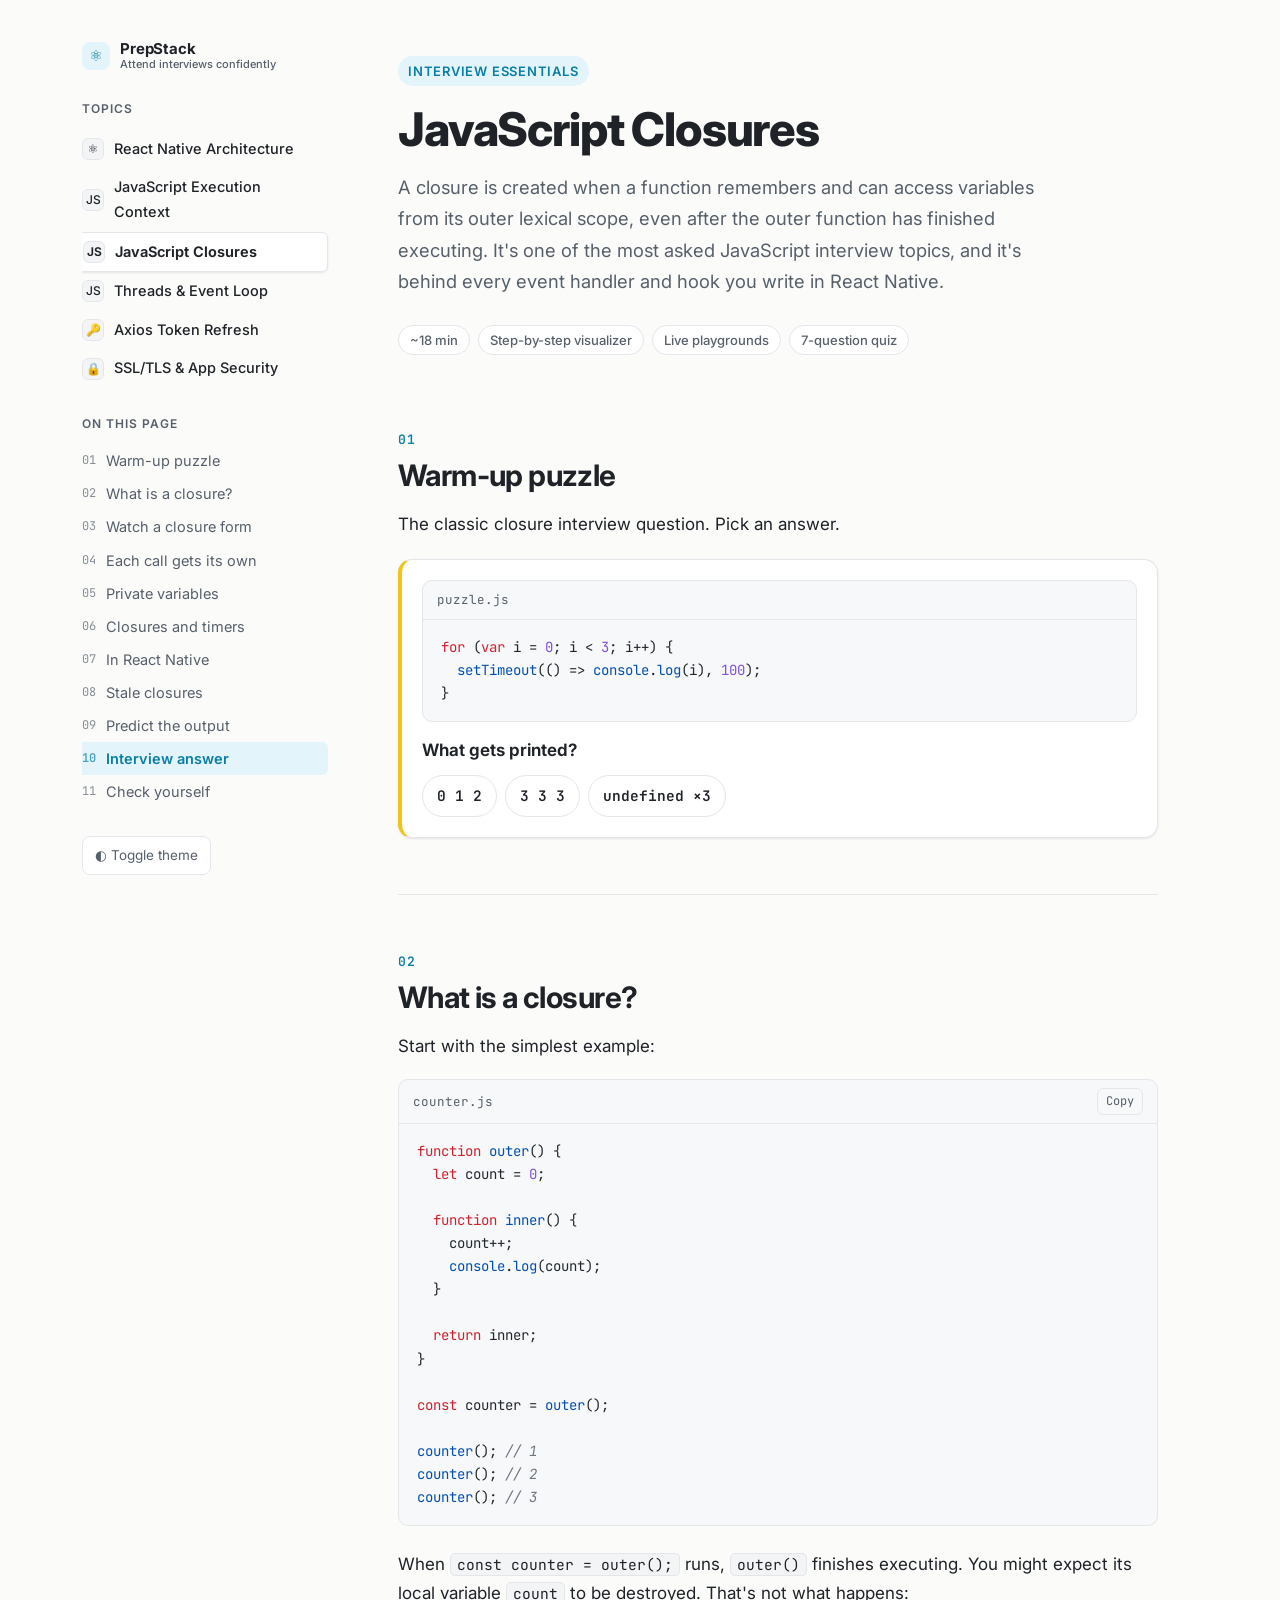
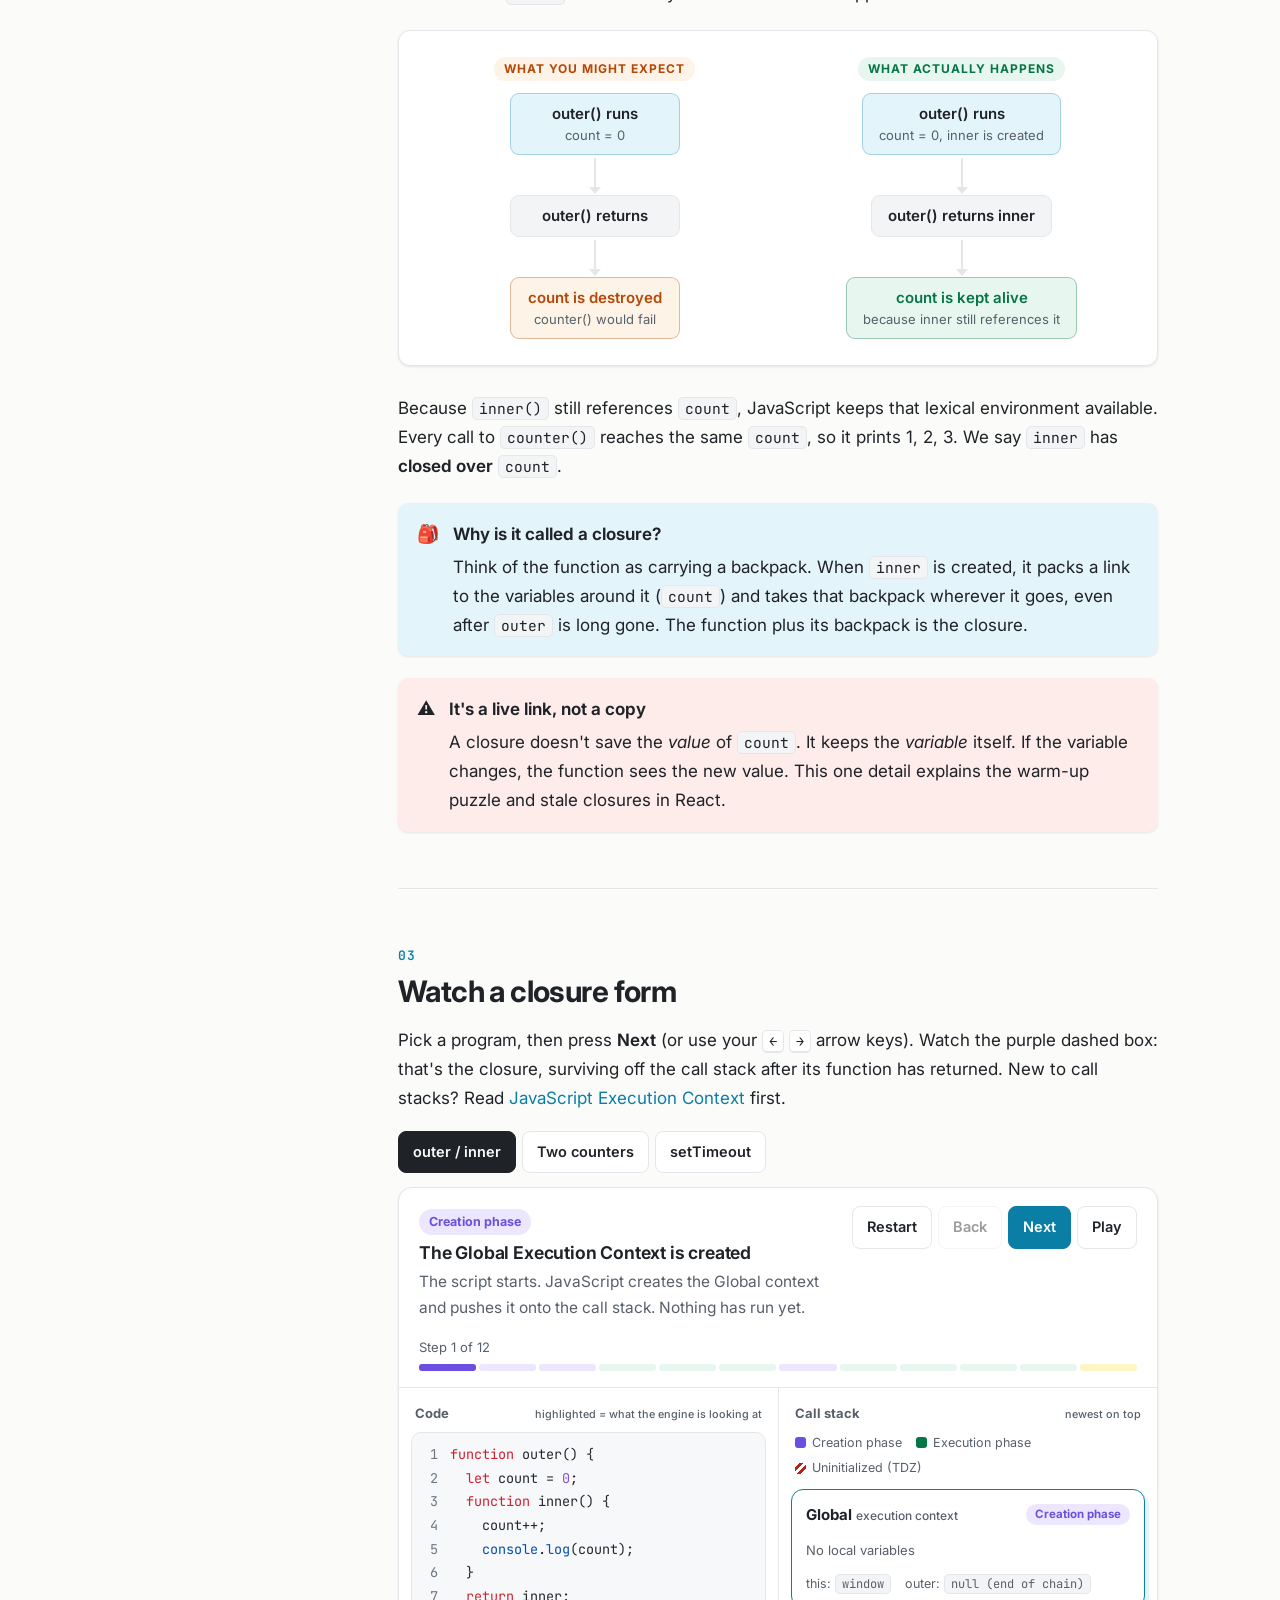
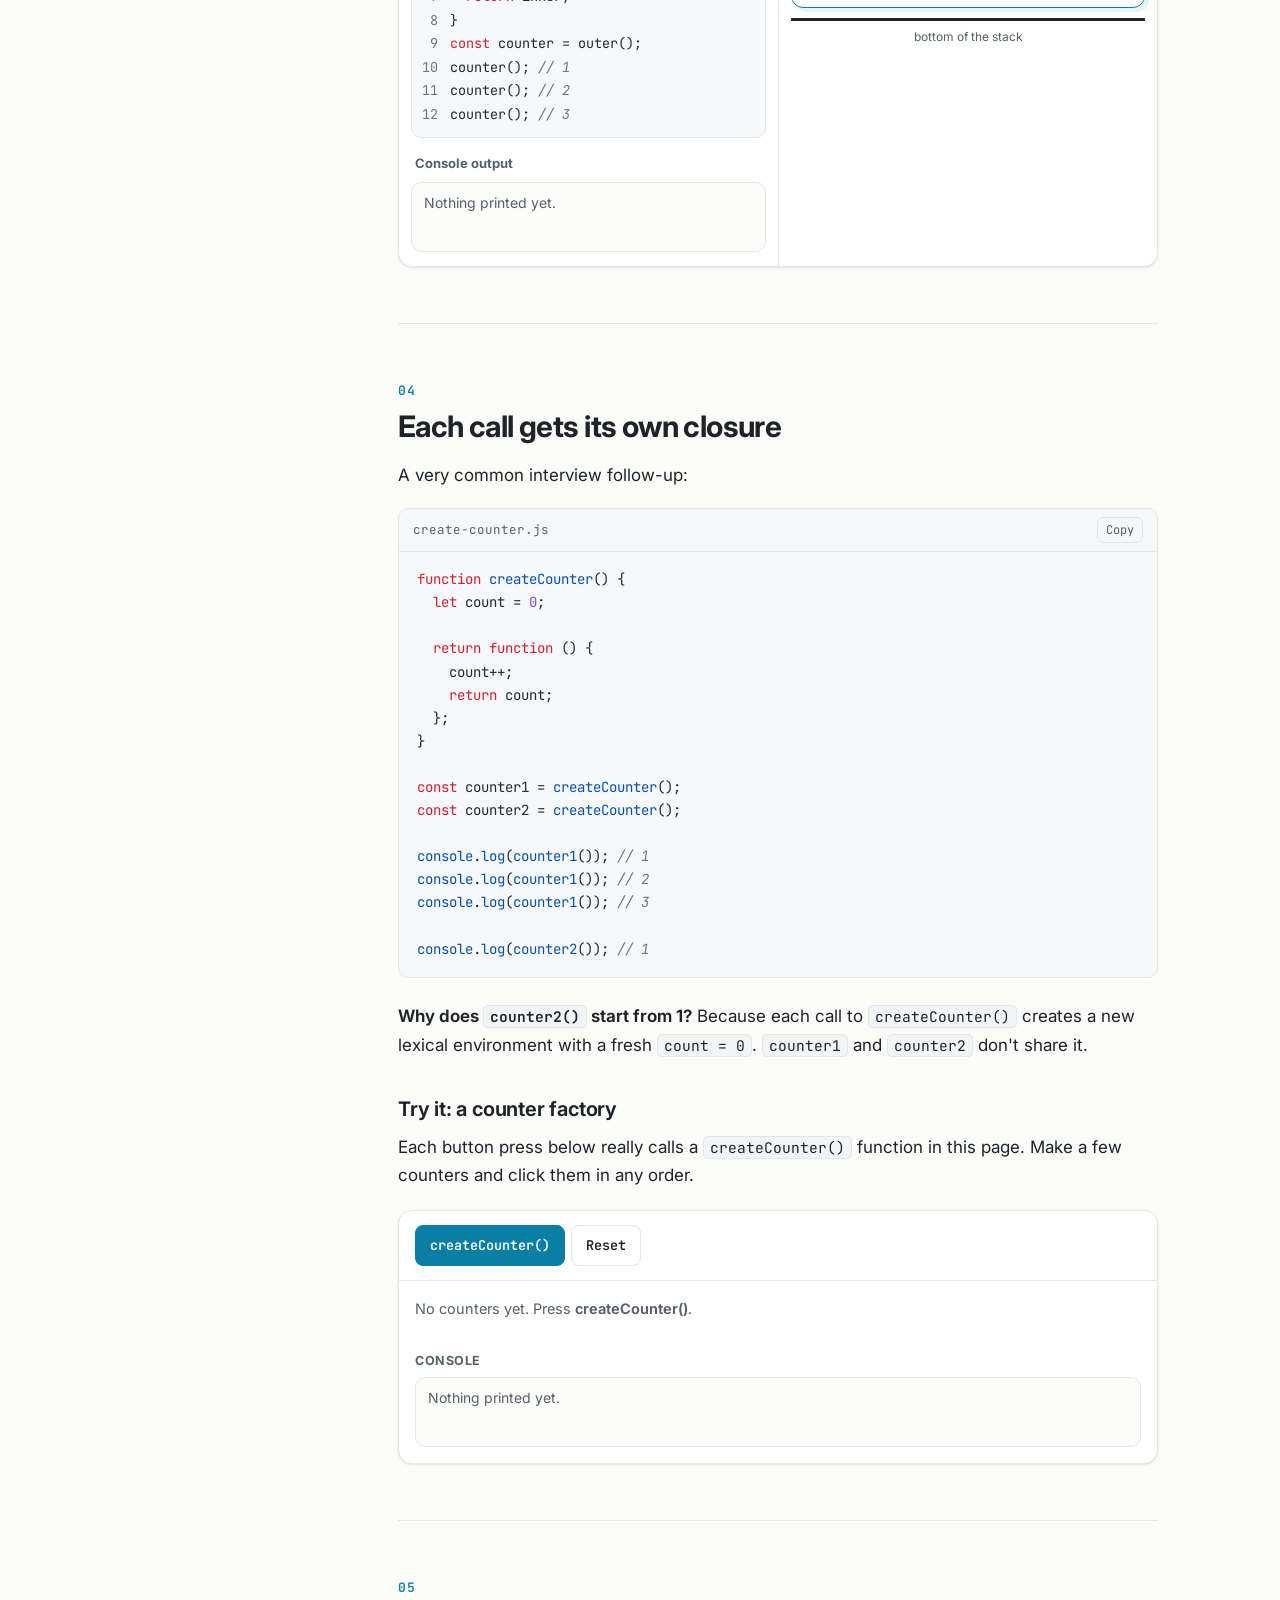
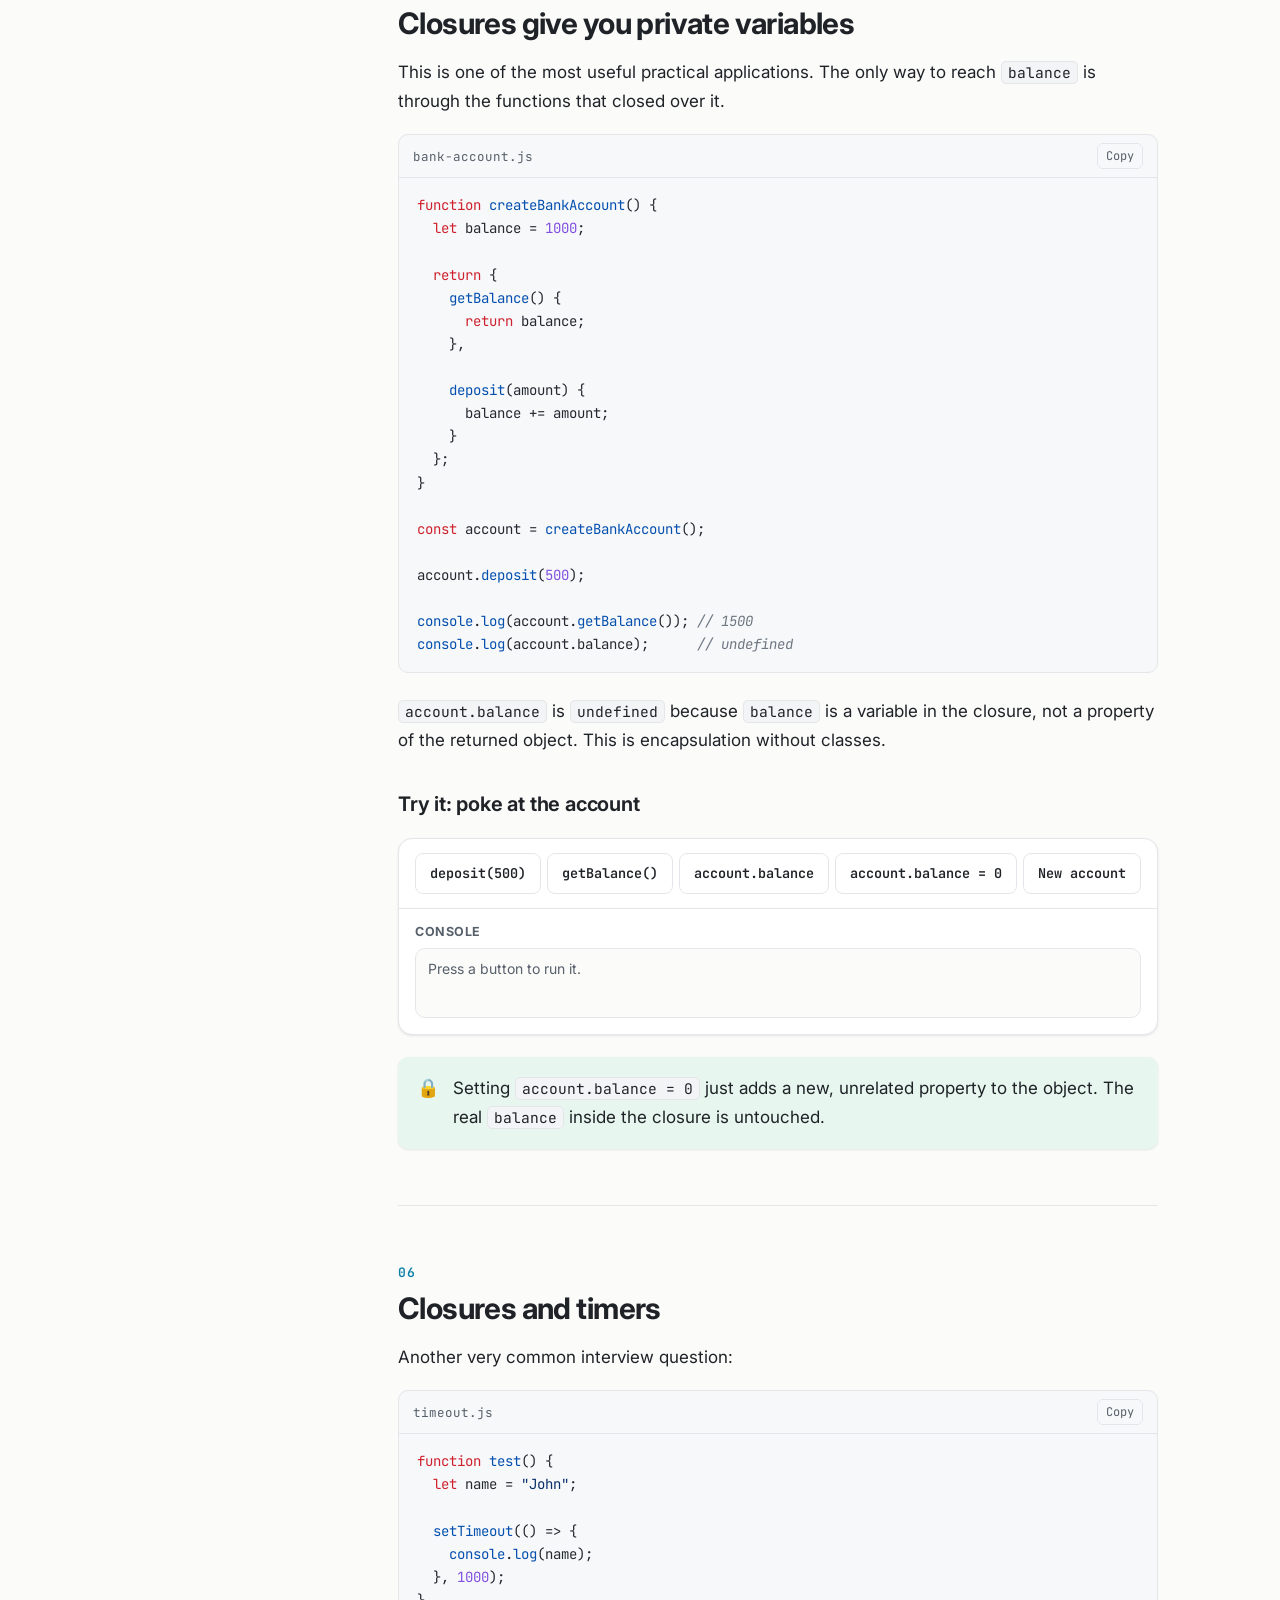
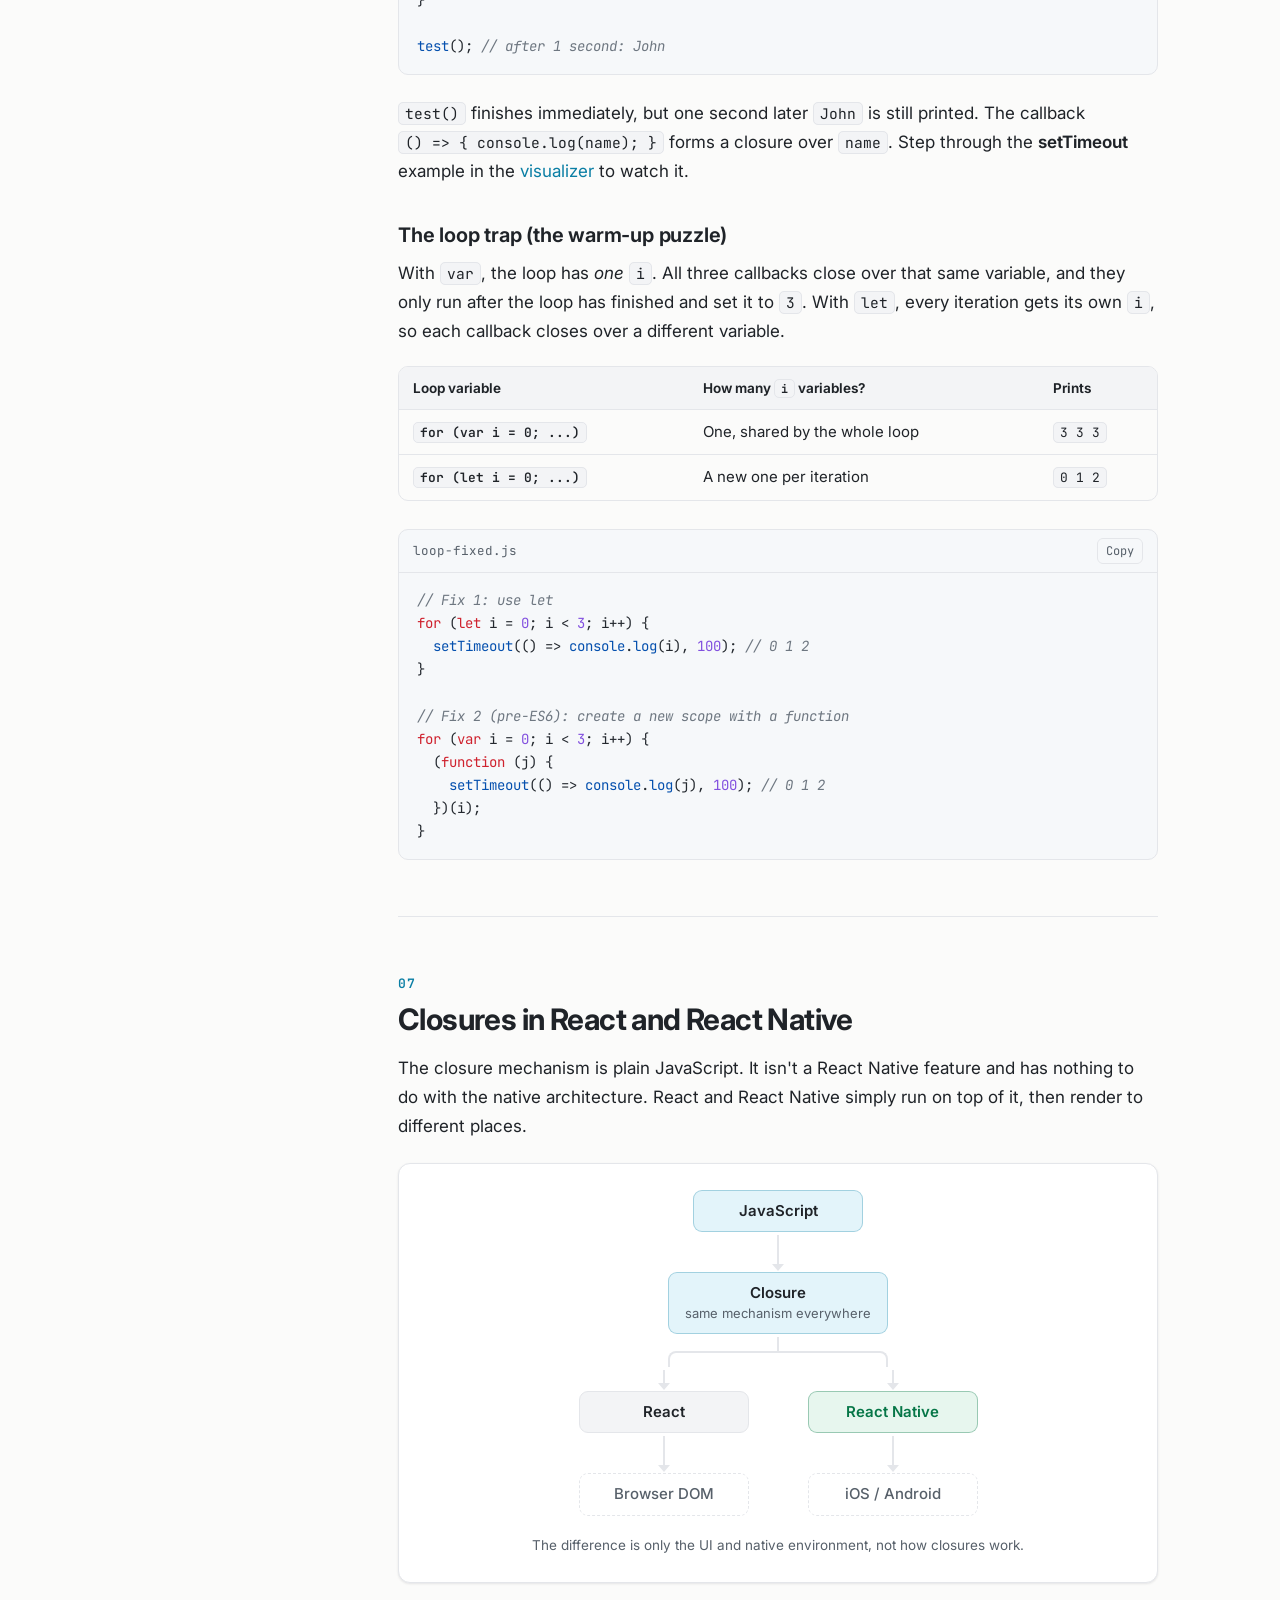
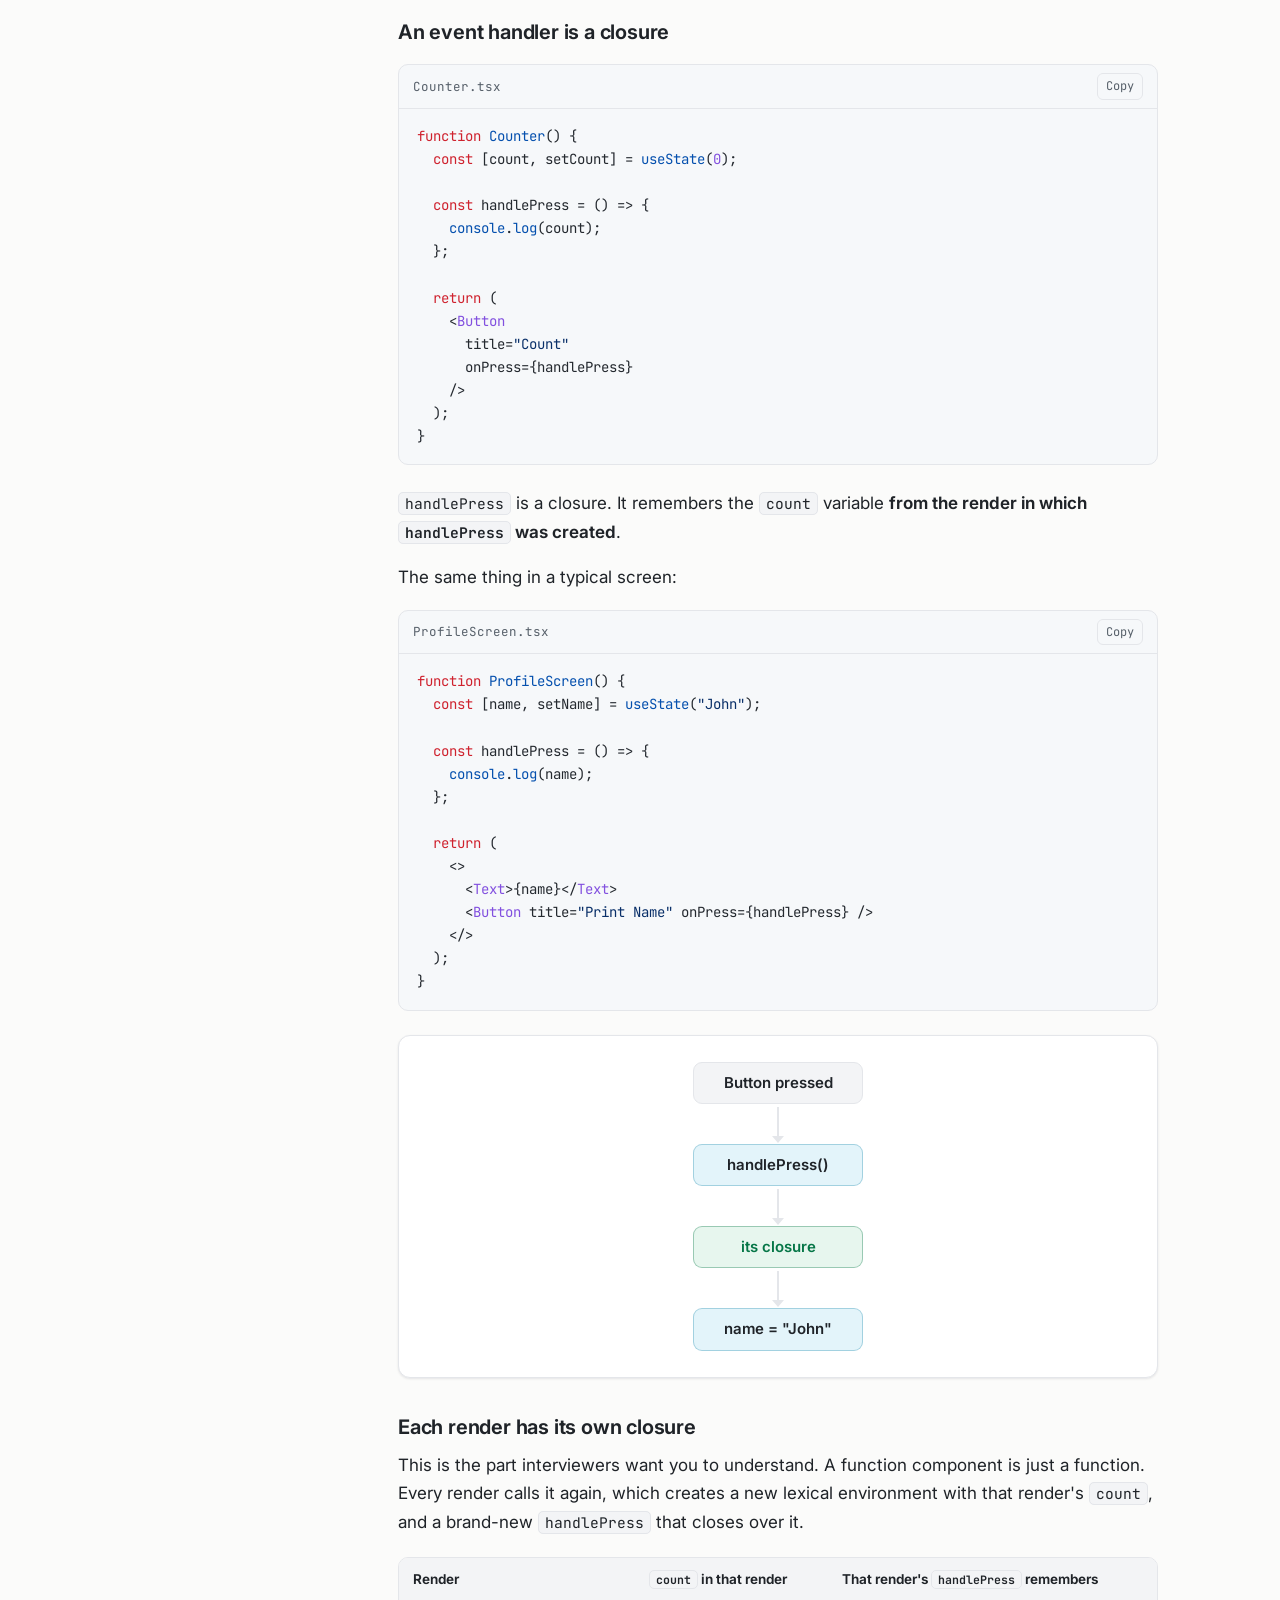
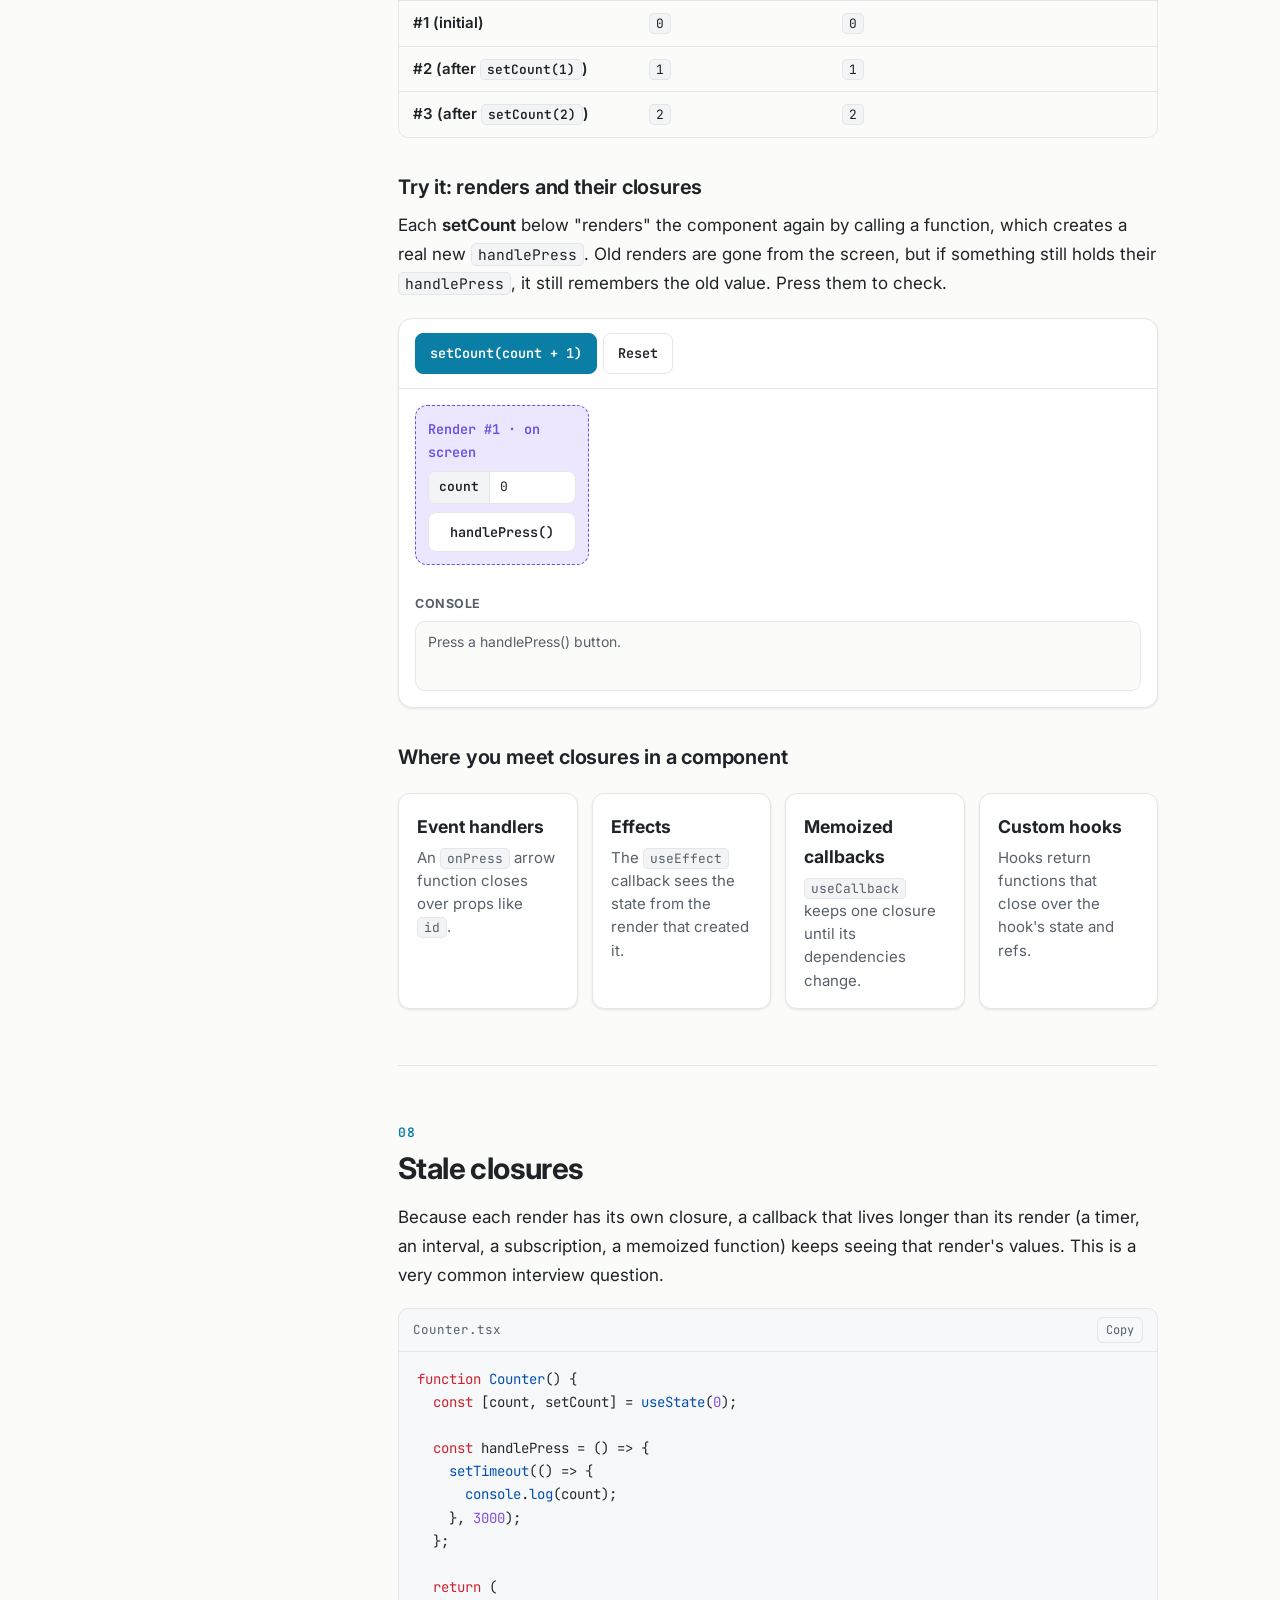
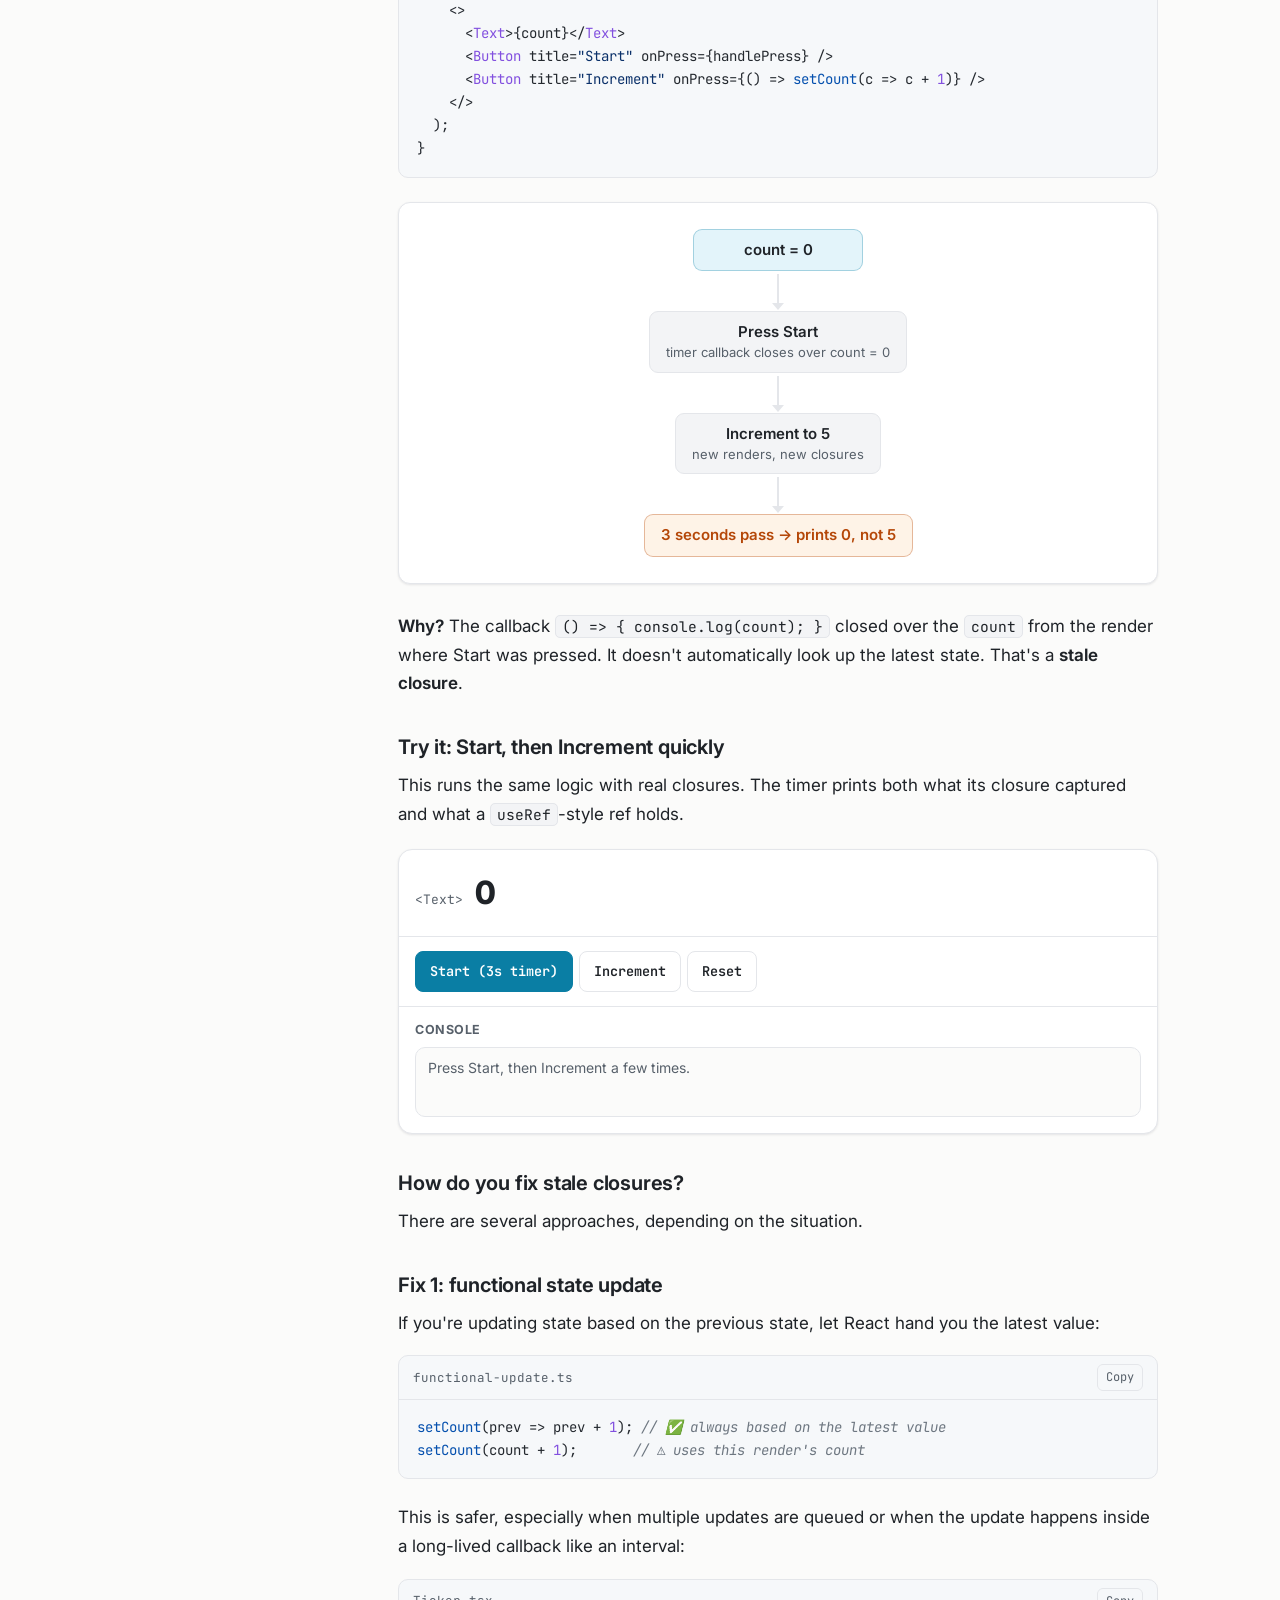
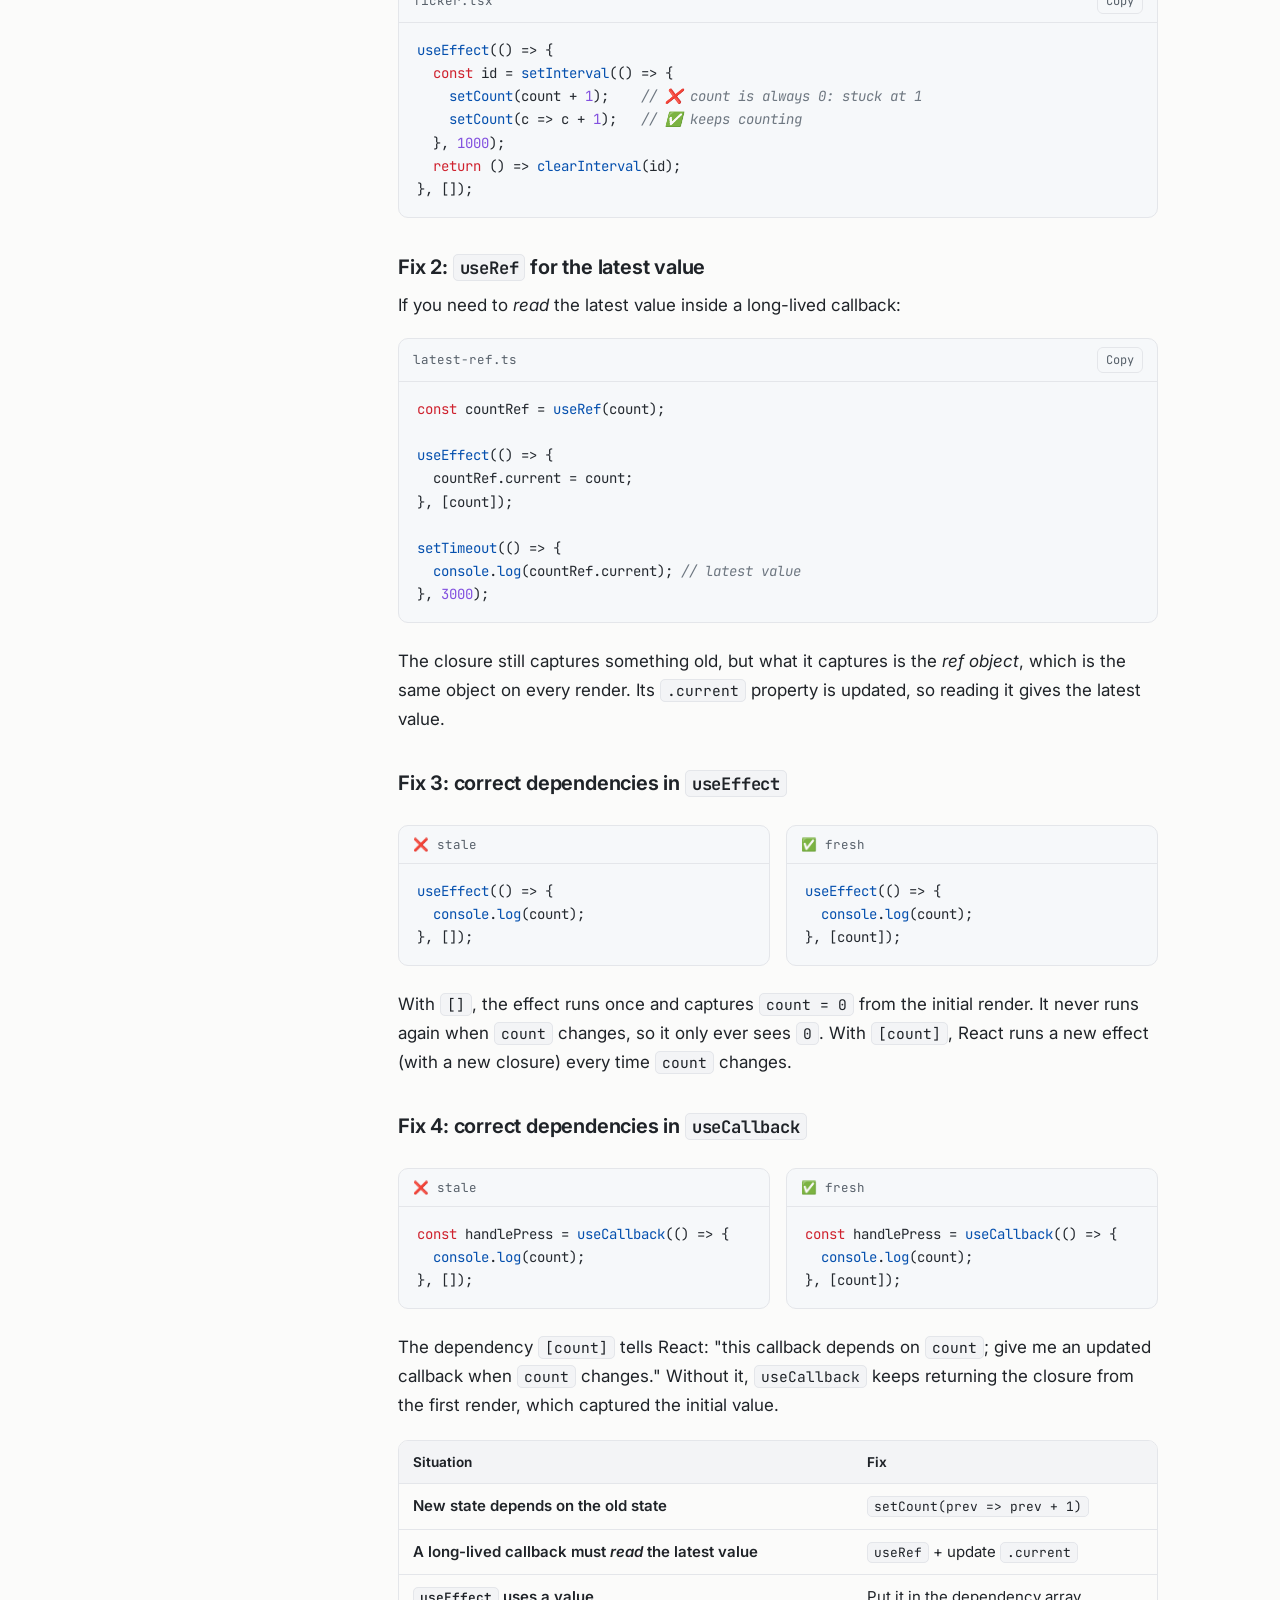
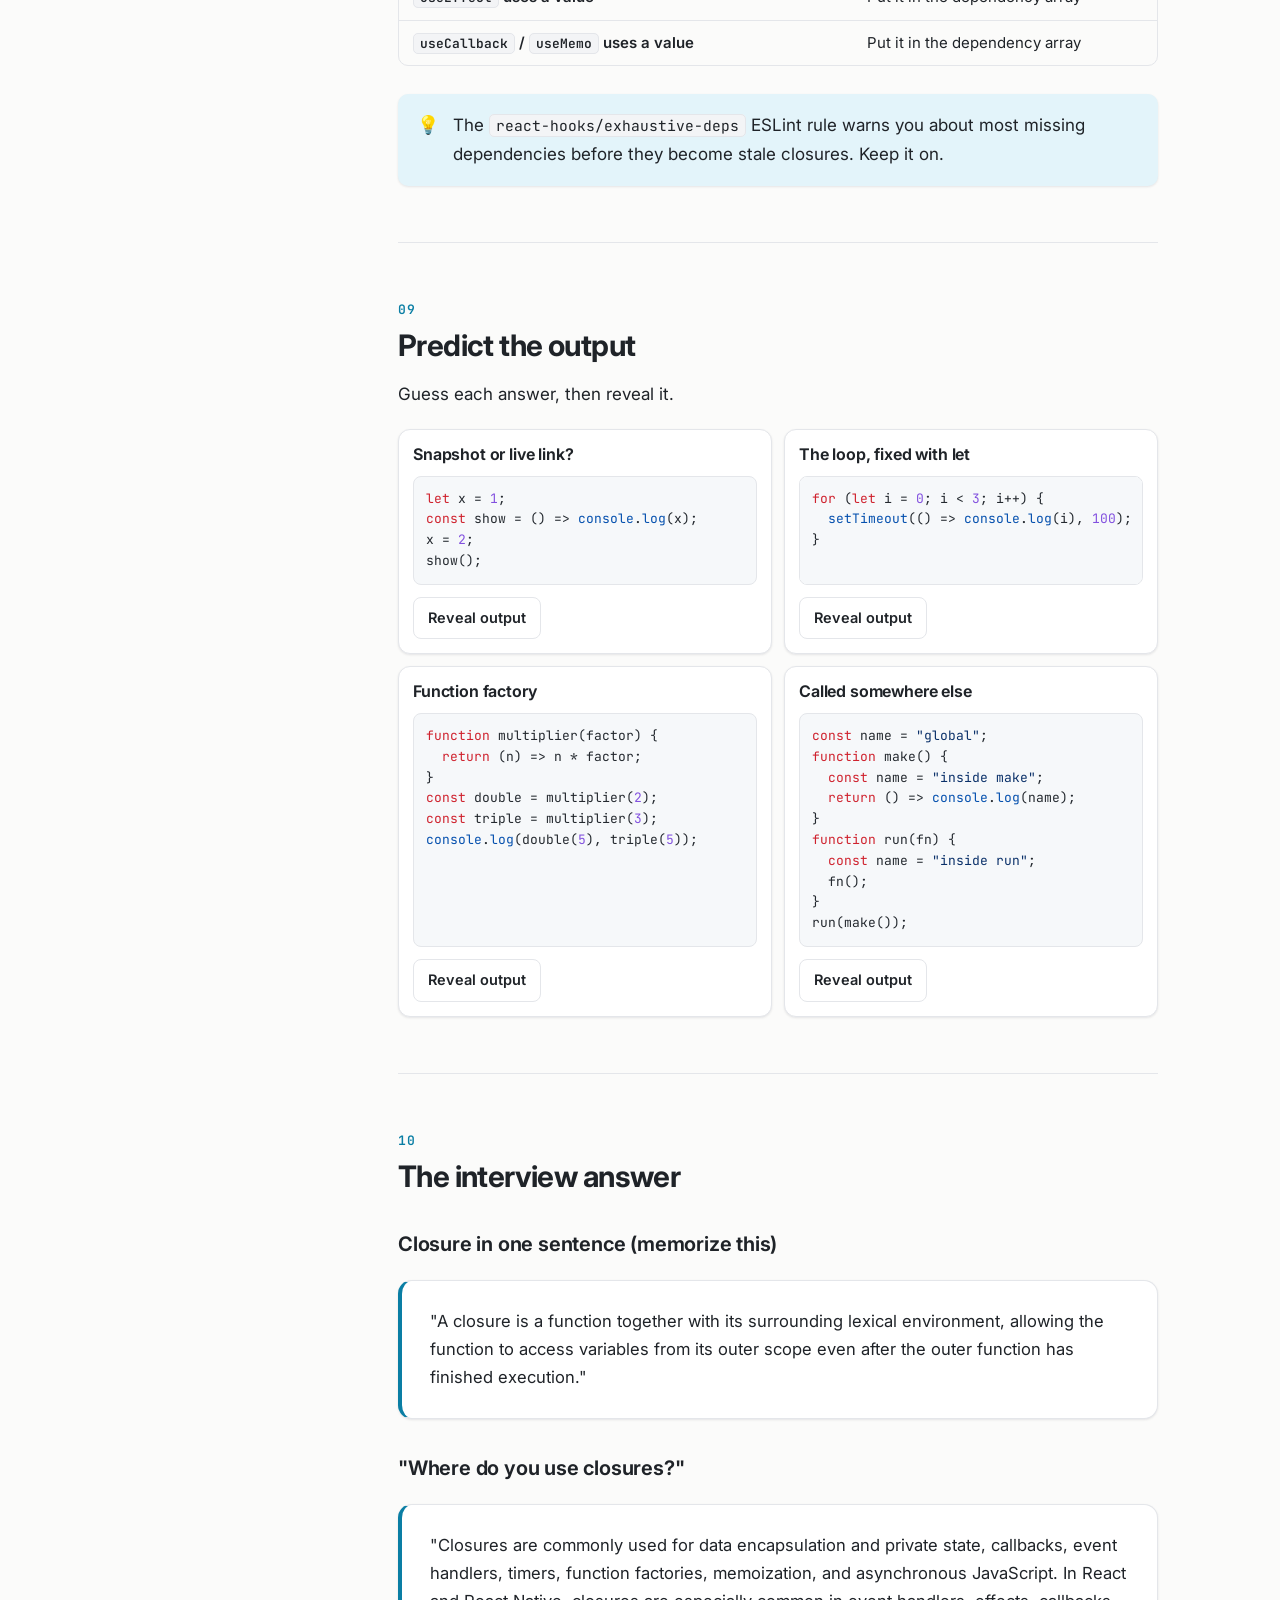
<file: closures.html>
<!doctype html>
<html lang="en">
  <head>
    <meta charset="utf-8" />
    <meta name="viewport" content="width=device-width, initial-scale=1" />
    <title>JavaScript Closures · PrepStack</title>
    <meta
      name="description"
      content="JavaScript closures for interviews: what they are, how a function keeps its outer variables alive, private state, setTimeout, the var-in-a-loop trap and stale closures in React Native, with a step-by-step visualizer."
    />

    <!-- Fonts -->
    <link rel="preconnect" href="https://fonts.googleapis.com" />
    <link rel="preconnect" href="https://fonts.gstatic.com" crossorigin />
    <link
      rel="stylesheet"
      href="https://fonts.googleapis.com/css2?family=Inter:wght@400;500;600;700;800&family=JetBrains+Mono:wght@400;500;600&display=swap"
    />

    <!-- Styles (css/main.css imports everything else) -->
    <link rel="stylesheet" href="css/main.css?v=2" />

    <!-- Shared site scripts -->
    <script src="js/theme.js?v=2"></script>
    <script src="js/sidebar.js?v=2" defer></script>
    <script src="js/copy-code.js?v=2" defer></script>

    <!-- This page reuses the execution-context visualizer and quiz with its own data.
         Order matters: helpers → data → features -->
    <script src="js/execution-context/highlight.js?v=2" defer></script>
    <script src="js/closures/examples.js?v=2" defer></script>
    <script src="js/closures/quiz-questions.js?v=2" defer></script>
    <script src="js/execution-context/visualizer.js?v=2" defer></script>
    <script src="js/execution-context/quiz.js?v=2" defer></script>
    <script src="js/closures/playgrounds.js?v=2" defer></script>
  </head>
  <body>
    <div class="layout">
      <!-- ============ SIDEBAR ============ -->
      <aside class="sidebar" aria-label="Table of contents">
        <div class="sidebar__brand">
          <span class="sidebar__logo">⚛</span>
          <span class="sidebar__name">
            PrepStack
            <small class="sidebar__tagline">Attend interviews confidently</small>
          </span>
          <button class="sidebar__menu-btn" type="button" aria-expanded="false">
            Contents
          </button>
        </div>

        <nav class="sidebar__nav">
          <!-- Topics: keep this list identical on every page -->
          <p class="sidebar__label">Topics</p>
          <ul class="topics">
            <li><a href="index.html"><span class="topics__icon">⚛</span>React Native Architecture</a></li>
            <li><a href="execution-context.html"><span class="topics__icon">JS</span>JavaScript Execution Context</a></li>
            <li><a href="closures.html" aria-current="page"><span class="topics__icon">JS</span>JavaScript Closures</a></li>
            <li><a href="threads.html"><span class="topics__icon">JS</span>Threads &amp; Event Loop</a></li>
            <li><a href="token-refresh.html"><span class="topics__icon">🔑</span>Axios Token Refresh</a></li>
            <li><a href="ssl-security.html"><span class="topics__icon">🔒</span>SSL/TLS &amp; App Security</a></li>
          </ul>

          <p class="sidebar__label">On this page</p>
          <ol class="toc">
            <li><a href="#warm-up">Warm-up puzzle</a></li>
            <li><a href="#what-is">What is a closure?</a></li>
            <li><a href="#visualizer">Watch a closure form</a></li>
            <li><a href="#own-closure">Each call gets its own</a></li>
            <li><a href="#private">Private variables</a></li>
            <li><a href="#timers">Closures and timers</a></li>
            <li><a href="#react-native">In React Native</a></li>
            <li><a href="#stale">Stale closures</a></li>
            <li><a href="#predict">Predict the output</a></li>
            <li><a href="#interview">Interview answer</a></li>
            <li><a href="#quiz-section">Check yourself</a></li>
          </ol>
          <button class="theme-toggle" type="button" data-theme-toggle>
            ◐ Toggle theme
          </button>
        </nav>
      </aside>

      <main class="content">
        <!-- ============ HERO ============ -->
        <header class="hero">
          <span class="hero__eyebrow">Interview essentials</span>
          <h1 class="hero__title">JavaScript Closures</h1>
          <p class="hero__lede">
            A closure is created when a function remembers and can access
            variables from its outer lexical scope, even after the outer
            function has finished executing. It's one of the most asked
            JavaScript interview topics, and it's behind every event handler
            and hook you write in React Native.
          </p>
          <div class="chips">
            <span class="chip">~18 min</span>
            <span class="chip">Step-by-step visualizer</span>
            <span class="chip">Live playgrounds</span>
            <span class="chip">7-question quiz</span>
          </div>
        </header>

        <!-- ============ 01 · WARM-UP PUZZLE ============ -->
        <section class="section" id="warm-up">
          <div class="section__num">01</div>
          <h2>Warm-up puzzle</h2>
          <p>The classic closure interview question. Pick an answer.</p>

          <div class="puzzle" id="puzzle">
            <div class="code-block">
              <div class="code-block__head"><span>puzzle.js</span></div>
              <pre><code><span class="tok-keyword">for</span> (<span class="tok-keyword">var</span> i = <span class="tok-type">0</span>; i &lt; <span class="tok-type">3</span>; i++) {
  <span class="tok-fn">setTimeout</span>(() =&gt; <span class="tok-fn">console</span>.<span class="tok-fn">log</span>(i), <span class="tok-type">100</span>);
}</code></pre>
            </div>
            <div class="puzzle__question">What gets printed?</div>
            <div class="puzzle__choices">
              <button class="btn" type="button" data-answer="012">0 1 2</button>
              <button class="btn" type="button" data-answer="333">3 3 3</button>
              <button class="btn" type="button" data-answer="undefined">undefined ×3</button>
            </div>
            <p class="puzzle__feedback" aria-live="polite"></p>
          </div>
        </section>

        <!-- ============ 02 · WHAT IS A CLOSURE ============ -->
        <section class="section" id="what-is">
          <div class="section__num">02</div>
          <h2>What is a closure?</h2>
          <p>Start with the simplest example:</p>

          <div class="code-block">
            <div class="code-block__head">
              <span>counter.js</span
              ><button class="code-block__copy" type="button">Copy</button>
            </div>
            <pre><code><span class="tok-keyword">function</span> <span class="tok-fn">outer</span>() {
  <span class="tok-keyword">let</span> count = <span class="tok-type">0</span>;

  <span class="tok-keyword">function</span> <span class="tok-fn">inner</span>() {
    count++;
    <span class="tok-fn">console</span>.<span class="tok-fn">log</span>(count);
  }

  <span class="tok-keyword">return</span> inner;
}

<span class="tok-keyword">const</span> counter = <span class="tok-fn">outer</span>();

<span class="tok-fn">counter</span>(); <span class="tok-comment">// 1</span>
<span class="tok-fn">counter</span>(); <span class="tok-comment">// 2</span>
<span class="tok-fn">counter</span>(); <span class="tok-comment">// 3</span></code></pre>
          </div>

          <p>
            When <code>const counter = outer();</code> runs, <code>outer()</code>
            finishes executing. You might expect its local variable
            <code>count</code> to be destroyed. That's not what happens:
          </p>

          <figure class="diagram">
            <div class="compare">
              <div class="flow">
                <span class="flow__label flow__label--old">What you might expect</span>
                <div class="node node--js">outer() runs<small>count = 0</small></div>
                <div class="arrow"></div>
                <div class="node">outer() returns</div>
                <div class="arrow"></div>
                <div class="node node--old">count is destroyed<small>counter() would fail</small></div>
              </div>
              <div class="flow">
                <span class="flow__label flow__label--new">What actually happens</span>
                <div class="node node--js">outer() runs<small>count = 0, inner is created</small></div>
                <div class="arrow"></div>
                <div class="node">outer() returns inner</div>
                <div class="arrow"></div>
                <div class="node node--new">count is kept alive<small>because inner still references it</small></div>
              </div>
            </div>
          </figure>

          <p>
            Because <code>inner()</code> still references <code>count</code>,
            JavaScript keeps that lexical environment available. Every call to
            <code>counter()</code> reaches the same <code>count</code>, so it
            prints 1, 2, 3. We say <code>inner</code> has
            <strong>closed over</strong> <code>count</code>.
          </p>

          <div class="callout callout--tip">
            <div class="callout__icon">🎒</div>
            <div>
              <p class="callout__title">Why is it called a closure?</p>
              <p>
                Think of the function as carrying a backpack. When
                <code>inner</code> is created, it packs a link to the variables
                around it (<code>count</code>) and takes that backpack wherever
                it goes, even after <code>outer</code> is long gone. The
                function plus its backpack is the closure.
              </p>
            </div>
          </div>

          <div class="callout callout--warn">
            <div class="callout__icon">⚠️</div>
            <div>
              <p class="callout__title">It's a live link, not a copy</p>
              <p>
                A closure doesn't save the <em>value</em> of
                <code>count</code>. It keeps the <em>variable</em> itself. If
                the variable changes, the function sees the new value. This one
                detail explains the warm-up puzzle and stale closures in React.
              </p>
            </div>
          </div>
        </section>

        <!-- ============ 03 · VISUALIZER ============ -->
        <section class="section" id="visualizer">
          <div class="section__num">03</div>
          <h2>Watch a closure form</h2>
          <p>
            Pick a program, then press <strong>Next</strong> (or use your
            <kbd>←</kbd> <kbd>→</kbd> arrow keys). Watch the purple dashed box:
            that's the closure, surviving off the call stack after its function
            has returned. New to call stacks? Read
            <a href="execution-context.html">JavaScript Execution Context</a> first.
          </p>

          <!-- Filled by js/execution-context/visualizer.js from js/closures/examples.js -->
          <div class="viz-tabs" id="vizTabs" role="tablist"></div>

          <div class="viz">
            <div class="viz__narration">
              <div aria-live="polite">
                <span class="phase-tag" id="vizPhase">Creation phase</span>
                <h3 class="viz__title" id="vizTitle"></h3>
                <p class="viz__text" id="vizText"></p>
              </div>
              <div class="viz__controls">
                <button class="btn" type="button" id="vizRestart">Restart</button>
                <button class="btn" type="button" id="vizPrev">Back</button>
                <button class="btn btn--primary" type="button" id="vizNext">Next</button>
                <button class="btn" type="button" id="vizPlay">Play</button>
              </div>
            </div>
            <div class="viz__count" id="vizCount"></div>
            <div class="viz__progress" id="vizProgress"></div>

            <div class="viz__stage">
              <div class="viz__panel">
                <div class="viz__panel-title">Code <small>highlighted = what the engine is looking at</small></div>
                <div class="code-lines" id="vizCode"></div>
                <div class="viz__panel-title">Console output</div>
                <div class="console" id="vizConsole"></div>
              </div>

              <div class="viz__panel">
                <div class="viz__panel-title">Call stack <small>newest on top</small></div>
                <div class="viz-legend">
                  <span><i class="swatch swatch--creation"></i>Creation phase</span>
                  <span><i class="swatch swatch--execution"></i>Execution phase</span>
                  <span><i class="swatch swatch--tdz"></i>Uninitialized (TDZ)</span>
                </div>
                <div class="stack" id="vizStack"></div>
                <div class="stack__floor">bottom of the stack</div>
                <div id="vizClosure"></div>
              </div>
            </div>
          </div>
        </section>

        <!-- ============ 04 · EACH CALL GETS ITS OWN ============ -->
        <section class="section" id="own-closure">
          <div class="section__num">04</div>
          <h2>Each call gets its own closure</h2>
          <p>A very common interview follow-up:</p>

          <div class="code-block">
            <div class="code-block__head">
              <span>create-counter.js</span
              ><button class="code-block__copy" type="button">Copy</button>
            </div>
            <pre><code><span class="tok-keyword">function</span> <span class="tok-fn">createCounter</span>() {
  <span class="tok-keyword">let</span> count = <span class="tok-type">0</span>;

  <span class="tok-keyword">return</span> <span class="tok-keyword">function</span> () {
    count++;
    <span class="tok-keyword">return</span> count;
  };
}

<span class="tok-keyword">const</span> counter1 = <span class="tok-fn">createCounter</span>();
<span class="tok-keyword">const</span> counter2 = <span class="tok-fn">createCounter</span>();

<span class="tok-fn">console</span>.<span class="tok-fn">log</span>(<span class="tok-fn">counter1</span>()); <span class="tok-comment">// 1</span>
<span class="tok-fn">console</span>.<span class="tok-fn">log</span>(<span class="tok-fn">counter1</span>()); <span class="tok-comment">// 2</span>
<span class="tok-fn">console</span>.<span class="tok-fn">log</span>(<span class="tok-fn">counter1</span>()); <span class="tok-comment">// 3</span>

<span class="tok-fn">console</span>.<span class="tok-fn">log</span>(<span class="tok-fn">counter2</span>()); <span class="tok-comment">// 1</span></code></pre>
          </div>

          <p>
            <strong>Why does <code>counter2()</code> start from 1?</strong>
            Because each call to <code>createCounter()</code> creates a new
            lexical environment with a fresh <code>count = 0</code>.
            <code>counter1</code> and <code>counter2</code> don't share it.
          </p>

          <h3>Try it: a counter factory</h3>
          <p>
            Each button press below really calls a <code>createCounter()</code>
            function in this page. Make a few counters and click them in any
            order.
          </p>

          <div class="playground" id="factory">
            <div class="playground__bar">
              <button class="btn btn--primary" type="button" data-create>createCounter()</button>
              <button class="btn" type="button" data-reset>Reset</button>
            </div>
            <div class="factory__list"></div>
            <div class="playground__label">Console</div>
            <div class="console" aria-live="polite"><div class="console__empty">Nothing printed yet.</div></div>
          </div>
        </section>

        <!-- ============ 05 · PRIVATE VARIABLES ============ -->
        <section class="section" id="private">
          <div class="section__num">05</div>
          <h2>Closures give you private variables</h2>
          <p>
            This is one of the most useful practical applications. The only way
            to reach <code>balance</code> is through the functions that closed
            over it.
          </p>

          <div class="code-block">
            <div class="code-block__head">
              <span>bank-account.js</span
              ><button class="code-block__copy" type="button">Copy</button>
            </div>
            <pre><code><span class="tok-keyword">function</span> <span class="tok-fn">createBankAccount</span>() {
  <span class="tok-keyword">let</span> balance = <span class="tok-type">1000</span>;

  <span class="tok-keyword">return</span> {
    <span class="tok-fn">getBalance</span>() {
      <span class="tok-keyword">return</span> balance;
    },

    <span class="tok-fn">deposit</span>(amount) {
      balance += amount;
    }
  };
}

<span class="tok-keyword">const</span> account = <span class="tok-fn">createBankAccount</span>();

account.<span class="tok-fn">deposit</span>(<span class="tok-type">500</span>);

<span class="tok-fn">console</span>.<span class="tok-fn">log</span>(account.<span class="tok-fn">getBalance</span>()); <span class="tok-comment">// 1500</span>
<span class="tok-fn">console</span>.<span class="tok-fn">log</span>(account.balance);      <span class="tok-comment">// undefined</span></code></pre>
          </div>

          <p>
            <code>account.balance</code> is <code>undefined</code> because
            <code>balance</code> is a variable in the closure, not a property of
            the returned object. This is encapsulation without classes.
          </p>

          <h3>Try it: poke at the account</h3>
          <div class="playground" id="bank">
            <div class="playground__bar">
              <button class="btn" type="button" data-action="deposit">deposit(500)</button>
              <button class="btn" type="button" data-action="getBalance">getBalance()</button>
              <button class="btn" type="button" data-action="direct">account.balance</button>
              <button class="btn" type="button" data-action="hack">account.balance = 0</button>
              <button class="btn" type="button" data-action="reset">New account</button>
            </div>
            <div class="playground__label">Console</div>
            <div class="console" aria-live="polite"><div class="console__empty">Press a button to run it.</div></div>
          </div>

          <div class="callout callout--good">
            <div class="callout__icon">🔒</div>
            <div>
              <p>
                Setting <code>account.balance = 0</code> just adds a new,
                unrelated property to the object. The real
                <code>balance</code> inside the closure is untouched.
              </p>
            </div>
          </div>
        </section>

        <!-- ============ 06 · TIMERS ============ -->
        <section class="section" id="timers">
          <div class="section__num">06</div>
          <h2>Closures and timers</h2>
          <p>Another very common interview question:</p>

          <div class="code-block">
            <div class="code-block__head">
              <span>timeout.js</span
              ><button class="code-block__copy" type="button">Copy</button>
            </div>
            <pre><code><span class="tok-keyword">function</span> <span class="tok-fn">test</span>() {
  <span class="tok-keyword">let</span> name = <span class="tok-string">"John"</span>;

  <span class="tok-fn">setTimeout</span>(() =&gt; {
    <span class="tok-fn">console</span>.<span class="tok-fn">log</span>(name);
  }, <span class="tok-type">1000</span>);
}

<span class="tok-fn">test</span>(); <span class="tok-comment">// after 1 second: John</span></code></pre>
          </div>

          <p>
            <code>test()</code> finishes immediately, but one second later
            <code>John</code> is still printed. The callback
            <code>() =&gt; { console.log(name); }</code> forms a closure over
            <code>name</code>. Step through the <strong>setTimeout</strong>
            example in the <a href="#visualizer">visualizer</a> to watch it.
          </p>

          <h3 id="loop-trap">The loop trap (the warm-up puzzle)</h3>
          <p>
            With <code>var</code>, the loop has <em>one</em> <code>i</code>.
            All three callbacks close over that same variable, and they only
            run after the loop has finished and set it to <code>3</code>. With
            <code>let</code>, every iteration gets its own <code>i</code>, so
            each callback closes over a different variable.
          </p>

          <div class="table-wrap">
            <table>
              <thead>
                <tr><th>Loop variable</th><th>How many <code>i</code> variables?</th><th>Prints</th></tr>
              </thead>
              <tbody>
                <tr><td><code>for (var i = 0; ...)</code></td><td>One, shared by the whole loop</td><td><code>3 3 3</code></td></tr>
                <tr><td><code>for (let i = 0; ...)</code></td><td>A new one per iteration</td><td><code>0 1 2</code></td></tr>
              </tbody>
            </table>
          </div>

          <div class="code-block">
            <div class="code-block__head">
              <span>loop-fixed.js</span
              ><button class="code-block__copy" type="button">Copy</button>
            </div>
            <pre><code><span class="tok-comment">// Fix 1: use let</span>
<span class="tok-keyword">for</span> (<span class="tok-keyword">let</span> i = <span class="tok-type">0</span>; i &lt; <span class="tok-type">3</span>; i++) {
  <span class="tok-fn">setTimeout</span>(() =&gt; <span class="tok-fn">console</span>.<span class="tok-fn">log</span>(i), <span class="tok-type">100</span>); <span class="tok-comment">// 0 1 2</span>
}

<span class="tok-comment">// Fix 2 (pre-ES6): create a new scope with a function</span>
<span class="tok-keyword">for</span> (<span class="tok-keyword">var</span> i = <span class="tok-type">0</span>; i &lt; <span class="tok-type">3</span>; i++) {
  (<span class="tok-keyword">function</span> (j) {
    <span class="tok-fn">setTimeout</span>(() =&gt; <span class="tok-fn">console</span>.<span class="tok-fn">log</span>(j), <span class="tok-type">100</span>); <span class="tok-comment">// 0 1 2</span>
  })(i);
}</code></pre>
          </div>
        </section>

        <!-- ============ 07 · REACT NATIVE ============ -->
        <section class="section" id="react-native">
          <div class="section__num">07</div>
          <h2>Closures in React and React Native</h2>
          <p>
            The closure mechanism is plain JavaScript. It isn't a React Native
            feature and has nothing to do with the native architecture. React
            and React Native simply run on top of it, then render to different
            places.
          </p>

          <figure class="diagram">
            <div class="flow">
              <div class="node node--js">JavaScript</div>
              <div class="arrow"></div>
              <div class="node node--js">Closure<small>same mechanism everywhere</small></div>
              <div class="arrow arrow--stem"></div>
              <div class="fork"></div>
              <div class="branch">
                <div class="flow">
                  <div class="arrow arrow--short"></div>
                  <div class="node">React</div>
                  <div class="arrow"></div>
                  <div class="node node--ghost">Browser DOM</div>
                </div>
                <div class="flow">
                  <div class="arrow arrow--short"></div>
                  <div class="node node--new">React Native</div>
                  <div class="arrow"></div>
                  <div class="node node--ghost">iOS / Android</div>
                </div>
              </div>
            </div>
            <figcaption class="diagram__caption">The difference is only the UI and native environment, not how closures work.</figcaption>
          </figure>

          <h3>An event handler is a closure</h3>
          <div class="code-block">
            <div class="code-block__head">
              <span>Counter.tsx</span
              ><button class="code-block__copy" type="button">Copy</button>
            </div>
            <pre><code><span class="tok-keyword">function</span> <span class="tok-fn">Counter</span>() {
  <span class="tok-keyword">const</span> [count, setCount] = <span class="tok-fn">useState</span>(<span class="tok-type">0</span>);

  <span class="tok-keyword">const</span> handlePress = () =&gt; {
    <span class="tok-fn">console</span>.<span class="tok-fn">log</span>(count);
  };

  <span class="tok-keyword">return</span> (
    &lt;<span class="tok-type">Button</span>
      title=<span class="tok-string">"Count"</span>
      onPress={handlePress}
    /&gt;
  );
}</code></pre>
          </div>
          <p>
            <code>handlePress</code> is a closure. It remembers the
            <code>count</code> variable <strong>from the render in which
            <code>handlePress</code> was created</strong>.
          </p>

          <p>The same thing in a typical screen:</p>
          <div class="code-block">
            <div class="code-block__head">
              <span>ProfileScreen.tsx</span
              ><button class="code-block__copy" type="button">Copy</button>
            </div>
            <pre><code><span class="tok-keyword">function</span> <span class="tok-fn">ProfileScreen</span>() {
  <span class="tok-keyword">const</span> [name, setName] = <span class="tok-fn">useState</span>(<span class="tok-string">"John"</span>);

  <span class="tok-keyword">const</span> handlePress = () =&gt; {
    <span class="tok-fn">console</span>.<span class="tok-fn">log</span>(name);
  };

  <span class="tok-keyword">return</span> (
    &lt;&gt;
      &lt;<span class="tok-type">Text</span>&gt;{name}&lt;/<span class="tok-type">Text</span>&gt;
      &lt;<span class="tok-type">Button</span> title=<span class="tok-string">"Print Name"</span> onPress={handlePress} /&gt;
    &lt;/&gt;
  );
}</code></pre>
          </div>

          <figure class="diagram">
            <div class="flow">
              <div class="node">Button pressed</div>
              <div class="arrow"></div>
              <div class="node node--js">handlePress()</div>
              <div class="arrow"></div>
              <div class="node node--new">its closure</div>
              <div class="arrow"></div>
              <div class="node node--js">name = "John"</div>
            </div>
          </figure>

          <h3>Each render has its own closure</h3>
          <p>
            This is the part interviewers want you to understand. A function
            component is just a function. Every render calls it again, which
            creates a new lexical environment with that render's
            <code>count</code>, and a brand-new <code>handlePress</code> that
            closes over it.
          </p>

          <div class="table-wrap">
            <table>
              <thead>
                <tr><th>Render</th><th><code>count</code> in that render</th><th>That render's <code>handlePress</code> remembers</th></tr>
              </thead>
              <tbody>
                <tr><td>#1 (initial)</td><td><code>0</code></td><td><code>0</code></td></tr>
                <tr><td>#2 (after <code>setCount(1)</code>)</td><td><code>1</code></td><td><code>1</code></td></tr>
                <tr><td>#3 (after <code>setCount(2)</code>)</td><td><code>2</code></td><td><code>2</code></td></tr>
              </tbody>
            </table>
          </div>

          <h3>Try it: renders and their closures</h3>
          <p>
            Each <strong>setCount</strong> below "renders" the component again
            by calling a function, which creates a real new
            <code>handlePress</code>. Old renders are gone from the screen, but
            if something still holds their <code>handlePress</code>, it still
            remembers the old value. Press them to check.
          </p>

          <div class="playground" id="renders">
            <div class="playground__bar">
              <button class="btn btn--primary" type="button" data-set-count>setCount(count + 1)</button>
              <button class="btn" type="button" data-reset>Reset</button>
            </div>
            <div class="factory__list"></div>
            <div class="playground__label">Console</div>
            <div class="console" aria-live="polite"><div class="console__empty">Press a handlePress() button.</div></div>
          </div>

          <h3>Where you meet closures in a component</h3>
          <div class="cards cards--4">
            <div class="card">
              <div class="card__title">Event handlers</div>
              <p>An <code>onPress</code> arrow function closes over props like <code>id</code>.</p>
            </div>
            <div class="card">
              <div class="card__title">Effects</div>
              <p>The <code>useEffect</code> callback sees the state from the render that created it.</p>
            </div>
            <div class="card">
              <div class="card__title">Memoized callbacks</div>
              <p><code>useCallback</code> keeps one closure until its dependencies change.</p>
            </div>
            <div class="card">
              <div class="card__title">Custom hooks</div>
              <p>Hooks return functions that close over the hook's state and refs.</p>
            </div>
          </div>
        </section>

        <!-- ============ 08 · STALE CLOSURES ============ -->
        <section class="section" id="stale">
          <div class="section__num">08</div>
          <h2>Stale closures</h2>
          <p>
            Because each render has its own closure, a callback that lives
            longer than its render (a timer, an interval, a subscription, a
            memoized function) keeps seeing that render's values. This is a
            very common interview question.
          </p>

          <div class="code-block">
            <div class="code-block__head">
              <span>Counter.tsx</span
              ><button class="code-block__copy" type="button">Copy</button>
            </div>
            <pre><code><span class="tok-keyword">function</span> <span class="tok-fn">Counter</span>() {
  <span class="tok-keyword">const</span> [count, setCount] = <span class="tok-fn">useState</span>(<span class="tok-type">0</span>);

  <span class="tok-keyword">const</span> handlePress = () =&gt; {
    <span class="tok-fn">setTimeout</span>(() =&gt; {
      <span class="tok-fn">console</span>.<span class="tok-fn">log</span>(count);
    }, <span class="tok-type">3000</span>);
  };

  <span class="tok-keyword">return</span> (
    &lt;&gt;
      &lt;<span class="tok-type">Text</span>&gt;{count}&lt;/<span class="tok-type">Text</span>&gt;
      &lt;<span class="tok-type">Button</span> title=<span class="tok-string">"Start"</span> onPress={handlePress} /&gt;
      &lt;<span class="tok-type">Button</span> title=<span class="tok-string">"Increment"</span> onPress={() =&gt; <span class="tok-fn">setCount</span>(c =&gt; c + <span class="tok-type">1</span>)} /&gt;
    &lt;/&gt;
  );
}</code></pre>
          </div>

          <figure class="diagram">
            <div class="flow">
              <div class="node node--js">count = 0</div>
              <div class="arrow"></div>
              <div class="node">Press Start<small>timer callback closes over count = 0</small></div>
              <div class="arrow"></div>
              <div class="node">Increment to 5<small>new renders, new closures</small></div>
              <div class="arrow"></div>
              <div class="node node--old">3 seconds pass → prints 0, not 5</div>
            </div>
          </figure>

          <p>
            <strong>Why?</strong> The callback
            <code>() =&gt; { console.log(count); }</code> closed over the
            <code>count</code> from the render where Start was pressed. It
            doesn't automatically look up the latest state. That's a
            <strong>stale closure</strong>.
          </p>

          <h3>Try it: Start, then Increment quickly</h3>
          <p>
            This runs the same logic with real closures. The timer prints both
            what its closure captured and what a <code>useRef</code>-style ref
            holds.
          </p>

          <div class="playground" id="stalePlay">
            <div class="playground__screen">
              <span class="playground__screen-label">&lt;Text&gt;</span>
              <span class="playground__screen-value" data-count>0</span>
            </div>
            <div class="playground__bar">
              <button class="btn btn--primary" type="button" data-start>Start (3s timer)</button>
              <button class="btn" type="button" data-increment>Increment</button>
              <button class="btn" type="button" data-reset>Reset</button>
            </div>
            <div class="playground__label">Console</div>
            <div class="console" aria-live="polite"><div class="console__empty">Press Start, then Increment a few times.</div></div>
          </div>

          <h3>How do you fix stale closures?</h3>
          <p>There are several approaches, depending on the situation.</p>

          <h3>Fix 1: functional state update</h3>
          <p>If you're updating state based on the previous state, let React hand you the latest value:</p>
          <div class="code-block">
            <div class="code-block__head">
              <span>functional-update.ts</span
              ><button class="code-block__copy" type="button">Copy</button>
            </div>
            <pre><code><span class="tok-fn">setCount</span>(prev =&gt; prev + <span class="tok-type">1</span>); <span class="tok-comment">// ✅ always based on the latest value</span>
<span class="tok-fn">setCount</span>(count + <span class="tok-type">1</span>);       <span class="tok-comment">// ⚠️ uses this render's count</span></code></pre>
          </div>
          <p>
            This is safer, especially when multiple updates are queued or when
            the update happens inside a long-lived callback like an interval:
          </p>
          <div class="code-block">
            <div class="code-block__head">
              <span>Ticker.tsx</span
              ><button class="code-block__copy" type="button">Copy</button>
            </div>
            <pre><code><span class="tok-fn">useEffect</span>(() =&gt; {
  <span class="tok-keyword">const</span> id = <span class="tok-fn">setInterval</span>(() =&gt; {
    <span class="tok-fn">setCount</span>(count + <span class="tok-type">1</span>);    <span class="tok-comment">// ❌ count is always 0: stuck at 1</span>
    <span class="tok-fn">setCount</span>(c =&gt; c + <span class="tok-type">1</span>);   <span class="tok-comment">// ✅ keeps counting</span>
  }, <span class="tok-type">1000</span>);
  <span class="tok-keyword">return</span> () =&gt; <span class="tok-fn">clearInterval</span>(id);
}, []);</code></pre>
          </div>

          <h3>Fix 2: <code>useRef</code> for the latest value</h3>
          <p>If you need to <em>read</em> the latest value inside a long-lived callback:</p>
          <div class="code-block">
            <div class="code-block__head">
              <span>latest-ref.ts</span
              ><button class="code-block__copy" type="button">Copy</button>
            </div>
            <pre><code><span class="tok-keyword">const</span> countRef = <span class="tok-fn">useRef</span>(count);

<span class="tok-fn">useEffect</span>(() =&gt; {
  countRef.current = count;
}, [count]);

<span class="tok-fn">setTimeout</span>(() =&gt; {
  <span class="tok-fn">console</span>.<span class="tok-fn">log</span>(countRef.current); <span class="tok-comment">// latest value</span>
}, <span class="tok-type">3000</span>);</code></pre>
          </div>
          <p>
            The closure still captures something old, but what it captures is
            the <em>ref object</em>, which is the same object on every render.
            Its <code>.current</code> property is updated, so reading it gives
            the latest value.
          </p>

          <h3>Fix 3: correct dependencies in <code>useEffect</code></h3>
          <div class="compare">
            <div class="code-block">
              <div class="code-block__head"><span>❌ stale</span></div>
              <pre><code><span class="tok-fn">useEffect</span>(() =&gt; {
  <span class="tok-fn">console</span>.<span class="tok-fn">log</span>(count);
}, []);</code></pre>
            </div>
            <div class="code-block">
              <div class="code-block__head"><span>✅ fresh</span></div>
              <pre><code><span class="tok-fn">useEffect</span>(() =&gt; {
  <span class="tok-fn">console</span>.<span class="tok-fn">log</span>(count);
}, [count]);</code></pre>
            </div>
          </div>
          <p>
            With <code>[]</code>, the effect runs once and captures
            <code>count = 0</code> from the initial render. It never runs again
            when <code>count</code> changes, so it only ever sees
            <code>0</code>. With <code>[count]</code>, React runs a new effect
            (with a new closure) every time <code>count</code> changes.
          </p>

          <h3>Fix 4: correct dependencies in <code>useCallback</code></h3>
          <div class="compare">
            <div class="code-block">
              <div class="code-block__head"><span>❌ stale</span></div>
              <pre><code><span class="tok-keyword">const</span> handlePress = <span class="tok-fn">useCallback</span>(() =&gt; {
  <span class="tok-fn">console</span>.<span class="tok-fn">log</span>(count);
}, []);</code></pre>
            </div>
            <div class="code-block">
              <div class="code-block__head"><span>✅ fresh</span></div>
              <pre><code><span class="tok-keyword">const</span> handlePress = <span class="tok-fn">useCallback</span>(() =&gt; {
  <span class="tok-fn">console</span>.<span class="tok-fn">log</span>(count);
}, [count]);</code></pre>
            </div>
          </div>
          <p>
            The dependency <code>[count]</code> tells React: "this callback
            depends on <code>count</code>; give me an updated callback when
            <code>count</code> changes." Without it, <code>useCallback</code>
            keeps returning the closure from the first render, which captured
            the initial value.
          </p>

          <div class="table-wrap">
            <table>
              <thead>
                <tr><th>Situation</th><th>Fix</th></tr>
              </thead>
              <tbody>
                <tr><td>New state depends on the old state</td><td><code>setCount(prev =&gt; prev + 1)</code></td></tr>
                <tr><td>A long-lived callback must <em>read</em> the latest value</td><td><code>useRef</code> + update <code>.current</code></td></tr>
                <tr><td><code>useEffect</code> uses a value</td><td>Put it in the dependency array</td></tr>
                <tr><td><code>useCallback</code> / <code>useMemo</code> uses a value</td><td>Put it in the dependency array</td></tr>
              </tbody>
            </table>
          </div>

          <div class="callout callout--tip">
            <div class="callout__icon">💡</div>
            <div>
              <p>
                The <code>react-hooks/exhaustive-deps</code> ESLint rule warns
                you about most missing dependencies before they become stale
                closures. Keep it on.
              </p>
            </div>
          </div>
        </section>

        <!-- ============ 09 · PREDICT ============ -->
        <section class="section" id="predict">
          <div class="section__num">09</div>
          <h2>Predict the output</h2>
          <p>Guess each answer, then reveal it.</p>
          <!-- Filled by js/closures/playgrounds.js -->
          <div class="this-grid" id="predictGrid"></div>
        </section>

        <!-- ============ 10 · INTERVIEW ANSWER ============ -->
        <section class="section" id="interview">
          <div class="section__num">10</div>
          <h2>The interview answer</h2>

          <h3>Closure in one sentence (memorize this)</h3>
          <blockquote class="answer">
            <p>
              "A closure is a function together with its surrounding lexical
              environment, allowing the function to access variables from its
              outer scope even after the outer function has finished
              execution."
            </p>
          </blockquote>

          <h3>"Where do you use closures?"</h3>
          <blockquote class="answer">
            <p>
              "Closures are commonly used for data encapsulation and private
              state, callbacks, event handlers, timers, function factories,
              memoization, and asynchronous JavaScript. In React and React
              Native, closures are especially common in event handlers,
              effects, callbacks, and hooks."
            </p>
          </blockquote>

          <h3>"How does closure work in React Native?"</h3>
          <blockquote class="answer">
            <p>
              "Closures in React Native work the same way as normal JavaScript
              closures. Functional React components create new lexical
              environments on each render, and event handlers, effects and
              callbacks can capture values from the render in which they were
              created. This can lead to stale closures when a callback retains
              an older state or prop value."
            </p>
          </blockquote>

          <div class="callout callout--warn">
            <div class="callout__icon">⚠️</div>
            <div>
              <p>
                Don't explain closures as a native architecture feature (Bridge,
                JSI, Fabric). They're pure JavaScript. Follow up with how you
                fix stale closures: functional updates, <code>useRef</code>,
                and correct dependency arrays.
              </p>
            </div>
          </div>

          <h3>Closure uses at a glance</h3>
          <div class="cheat-sheet">
            <div><b>Private state</b><span>bank account, counters</span></div>
            <div><b>Factories</b><span>multiplier(2), createCounter()</span></div>
            <div><b>Callbacks</b><span>map, filter, event handlers</span></div>
            <div><b>Timers</b><span>setTimeout, setInterval</span></div>
            <div><b>Memoization</b><span>a cache object in the closure</span></div>
            <div><b>Async code</b><span>.then(), await, fetch handlers</span></div>
            <div><b>Hooks</b><span>useEffect, useCallback</span></div>
            <div><b>Debounce</b><span>the timer id lives in a closure</span></div>
          </div>

          <div class="callout callout--tip">
            <div class="callout__icon">🎯</div>
            <div>
              <p class="callout__title">Bonus points in an interview</p>
              <p>
                Mention that closures hold a live reference (not a copy), that
                every call creates a new closure, and that closures keep memory
                alive, so a forgotten listener or interval can cause a memory
                leak. Then give the stale-closure example from React Native.
              </p>
            </div>
          </div>
        </section>

        <!-- ============ 11 · QUIZ ============ -->
        <section class="section" id="quiz-section">
          <div class="section__num">11</div>
          <h2>Check yourself</h2>
          <p>Seven quick questions on everything above.</p>
          <!-- Filled by js/execution-context/quiz.js from js/closures/quiz-questions.js -->
          <div class="quiz" id="quiz"></div>
          <p class="quiz__score" id="quizScore" aria-live="polite"></p>
        </section>

        <footer class="footer">
          JavaScript Closures: an interactive lesson.
          Previous topic: <a href="execution-context.html">JavaScript Execution Context</a>.
          Next topic: <a href="threads.html">Threads &amp; Event Loop</a>.
        </footer>
      </main>
    </div>
  </body>
</html>
</file>
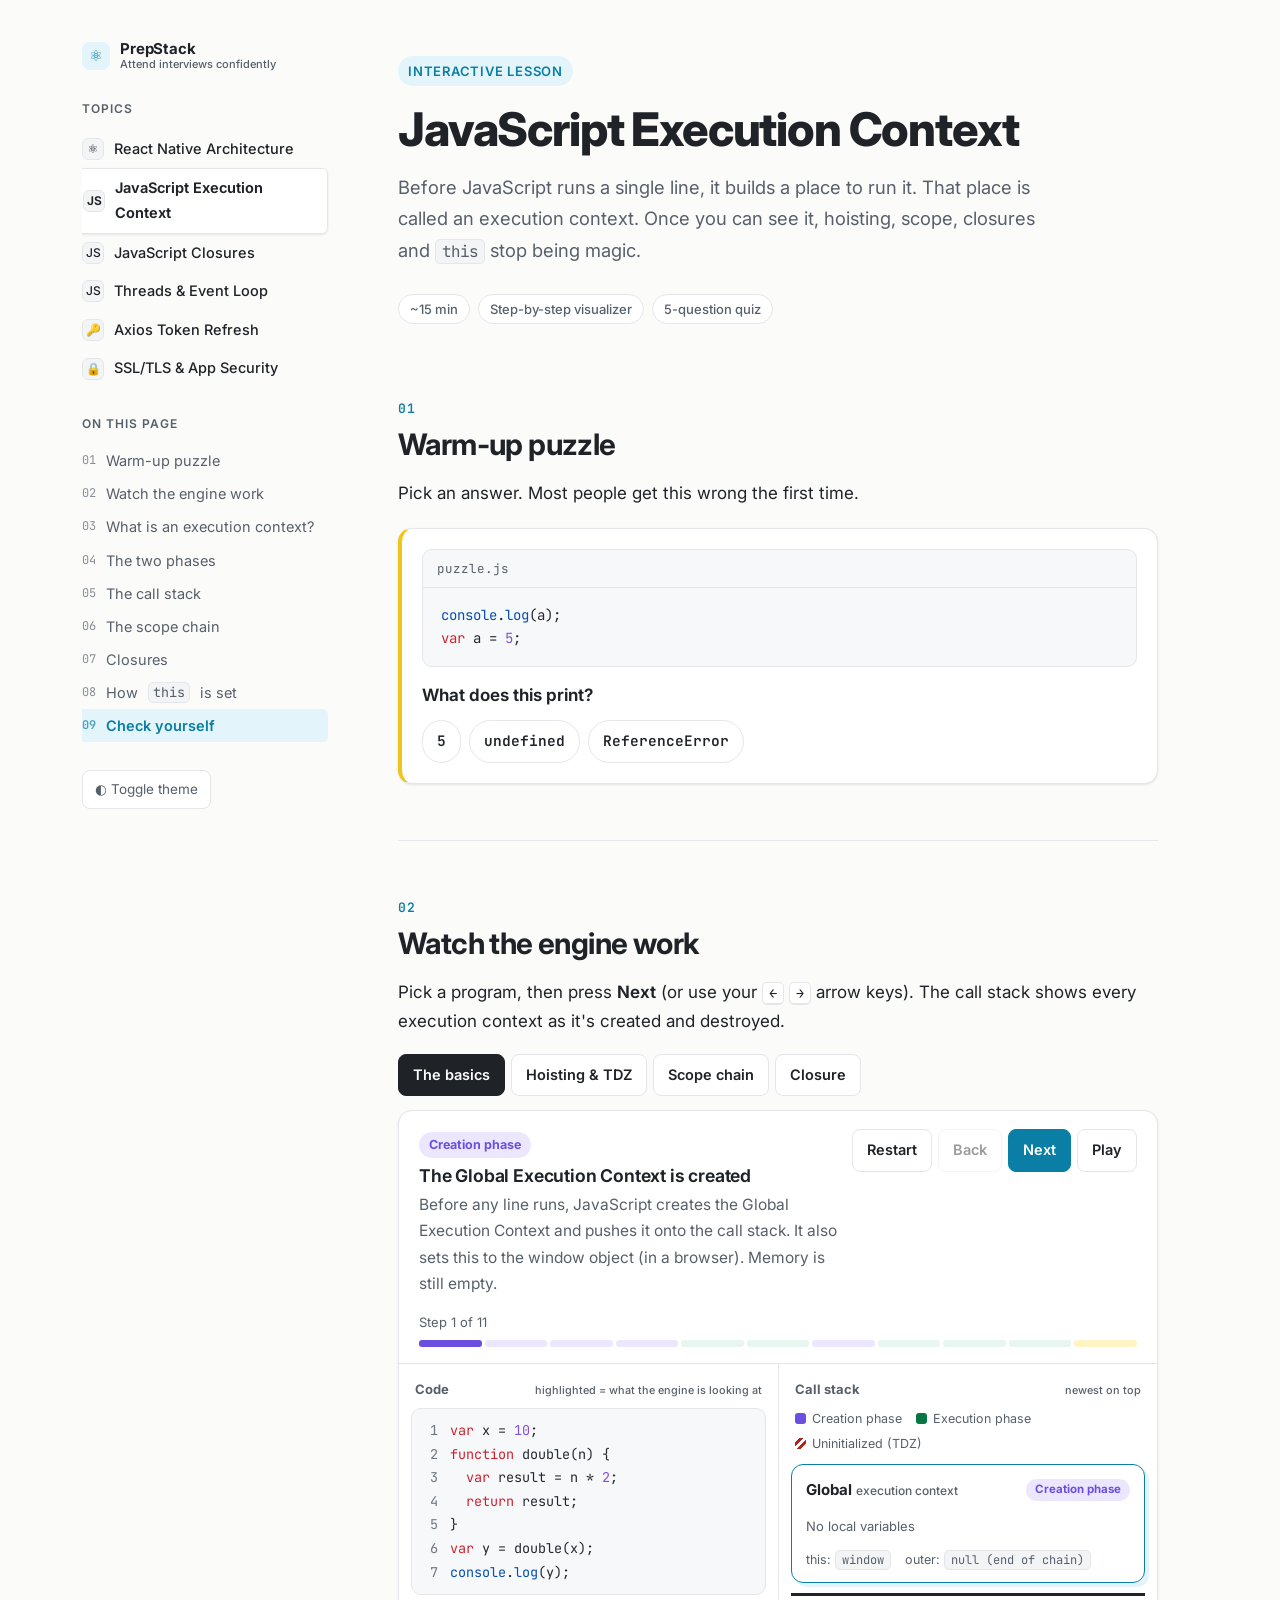
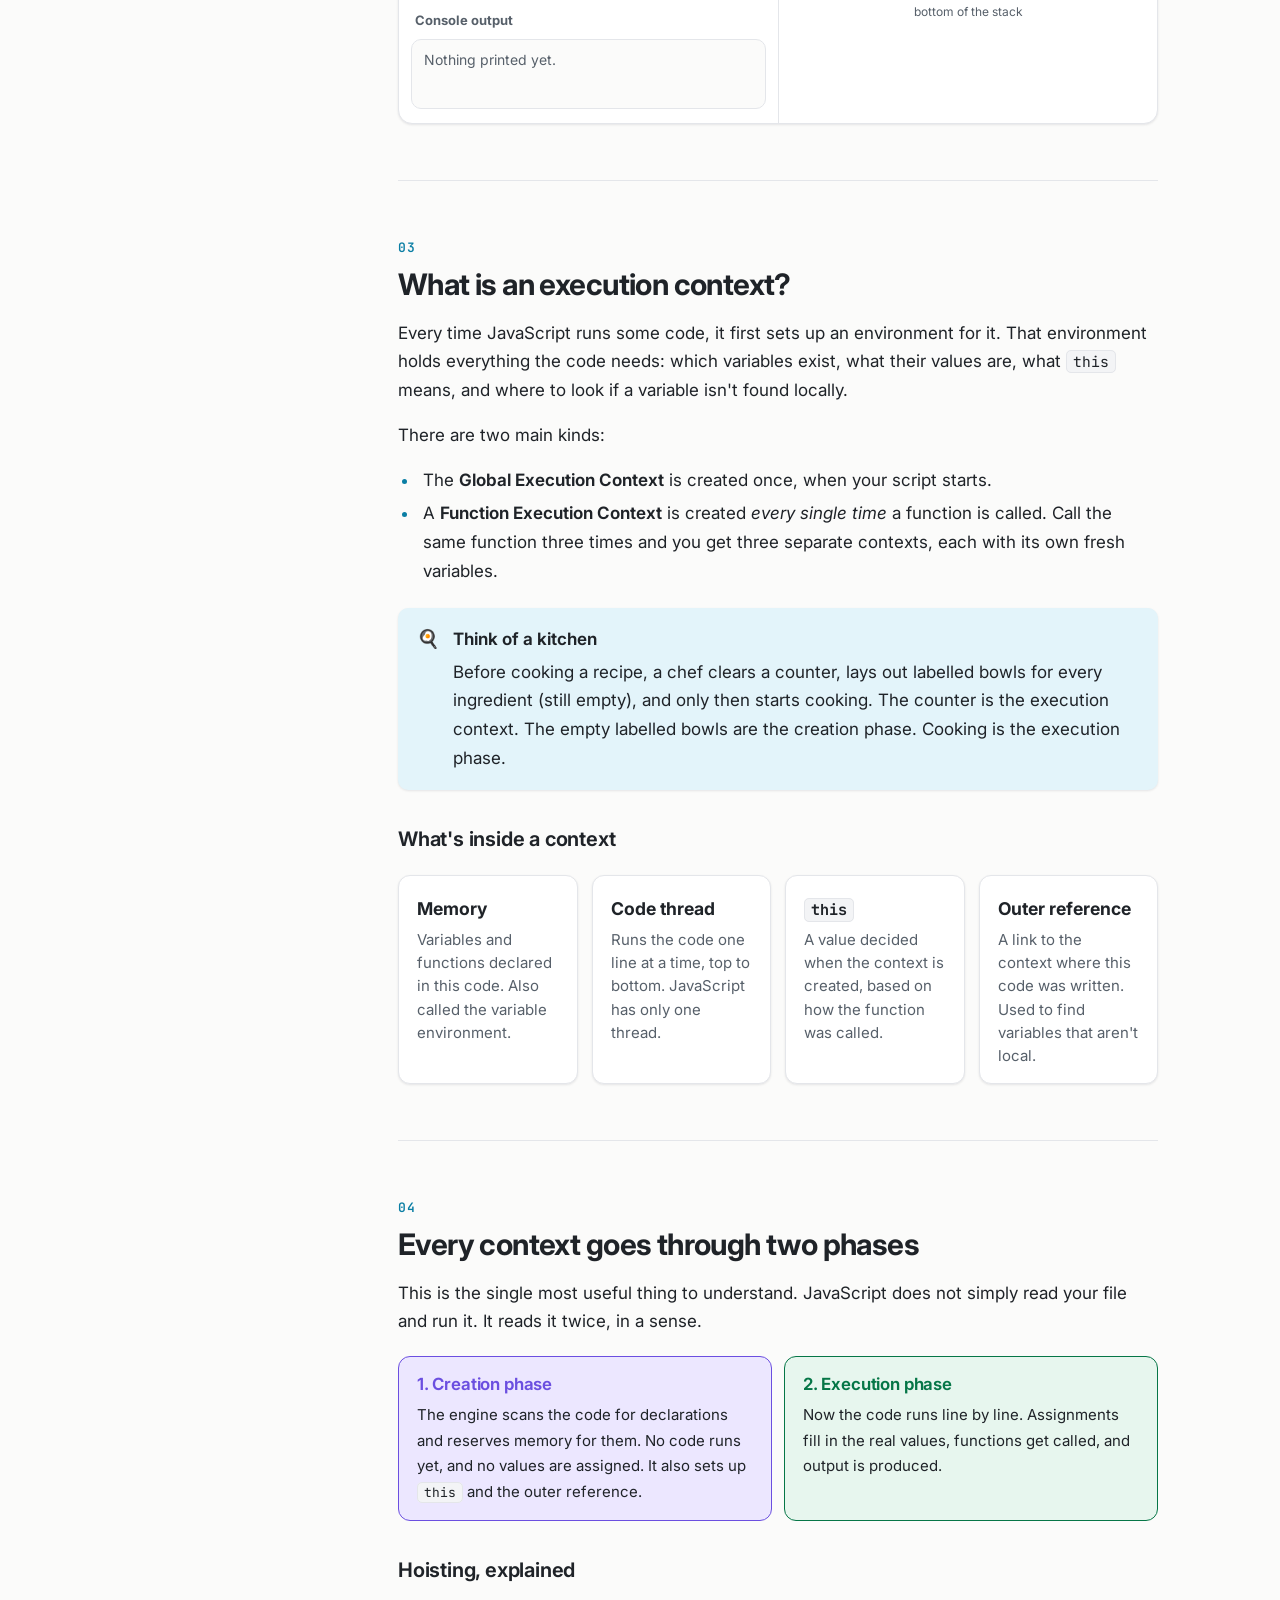
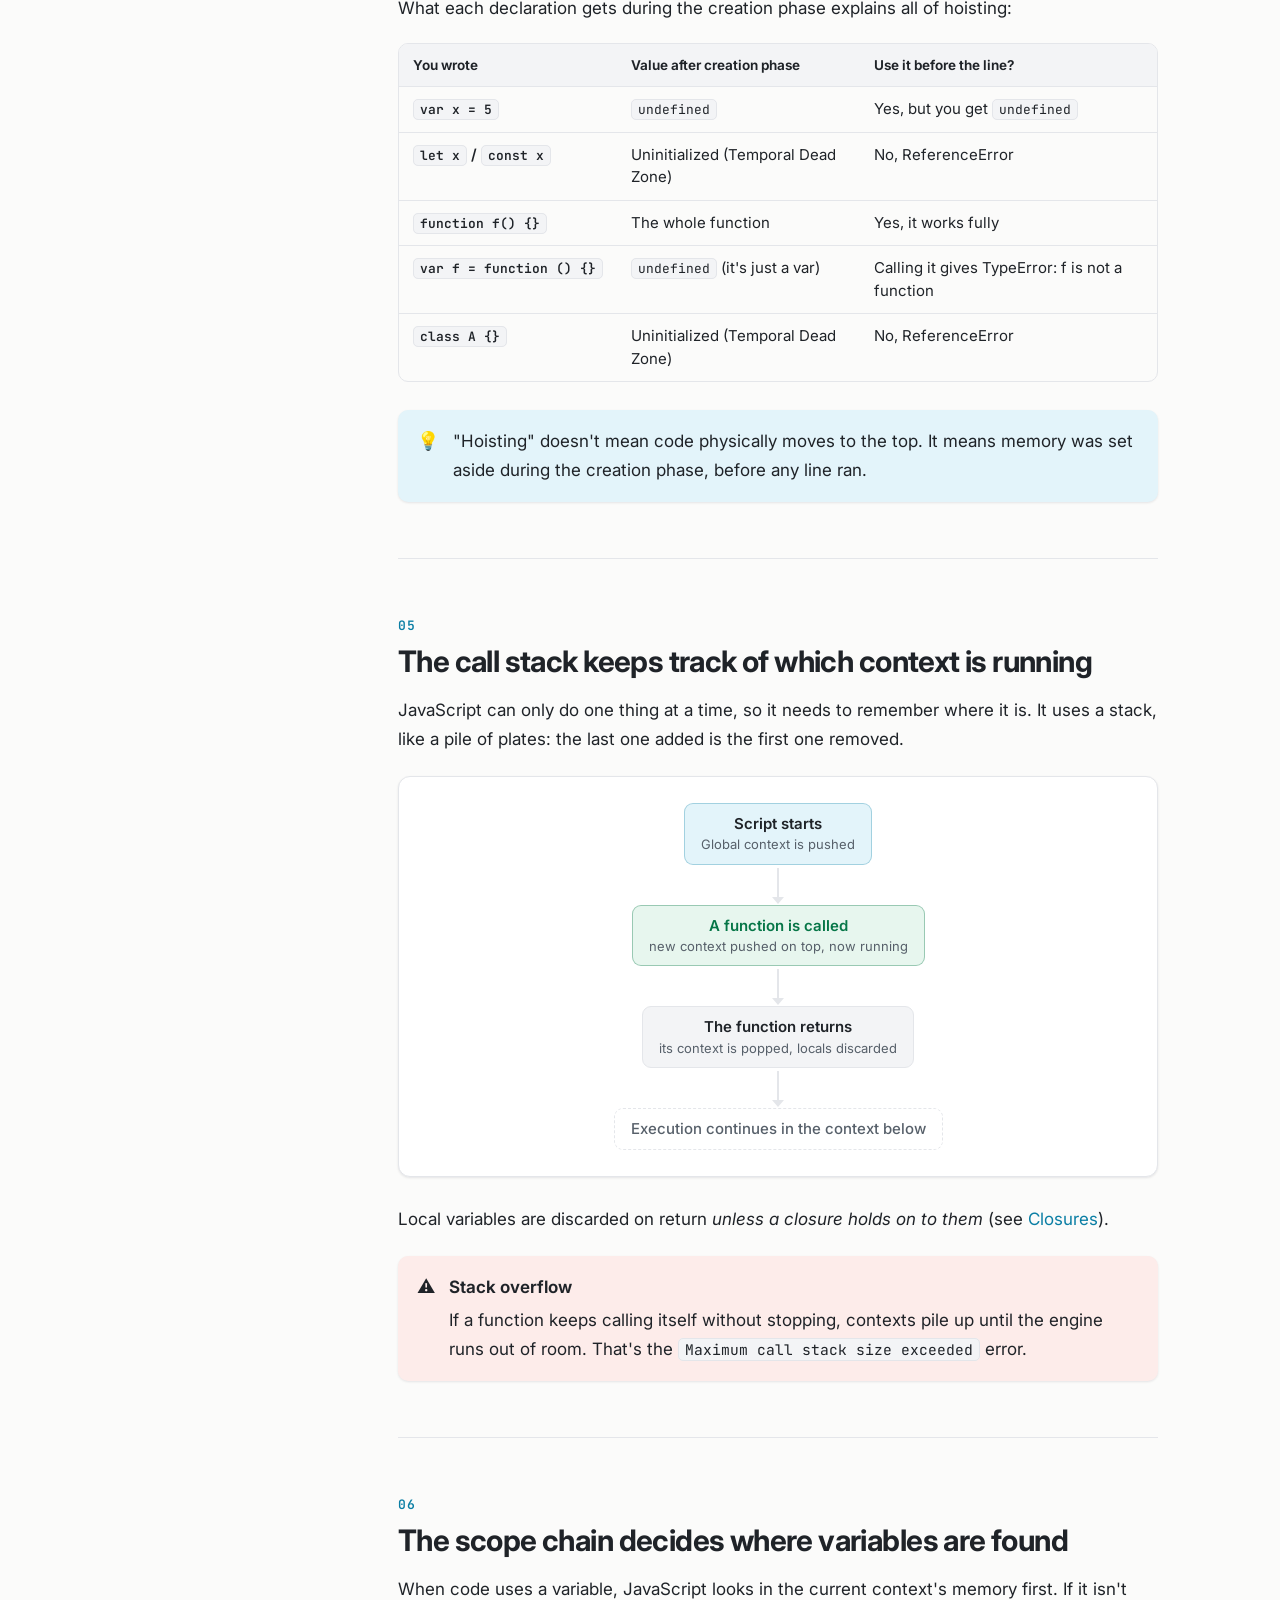
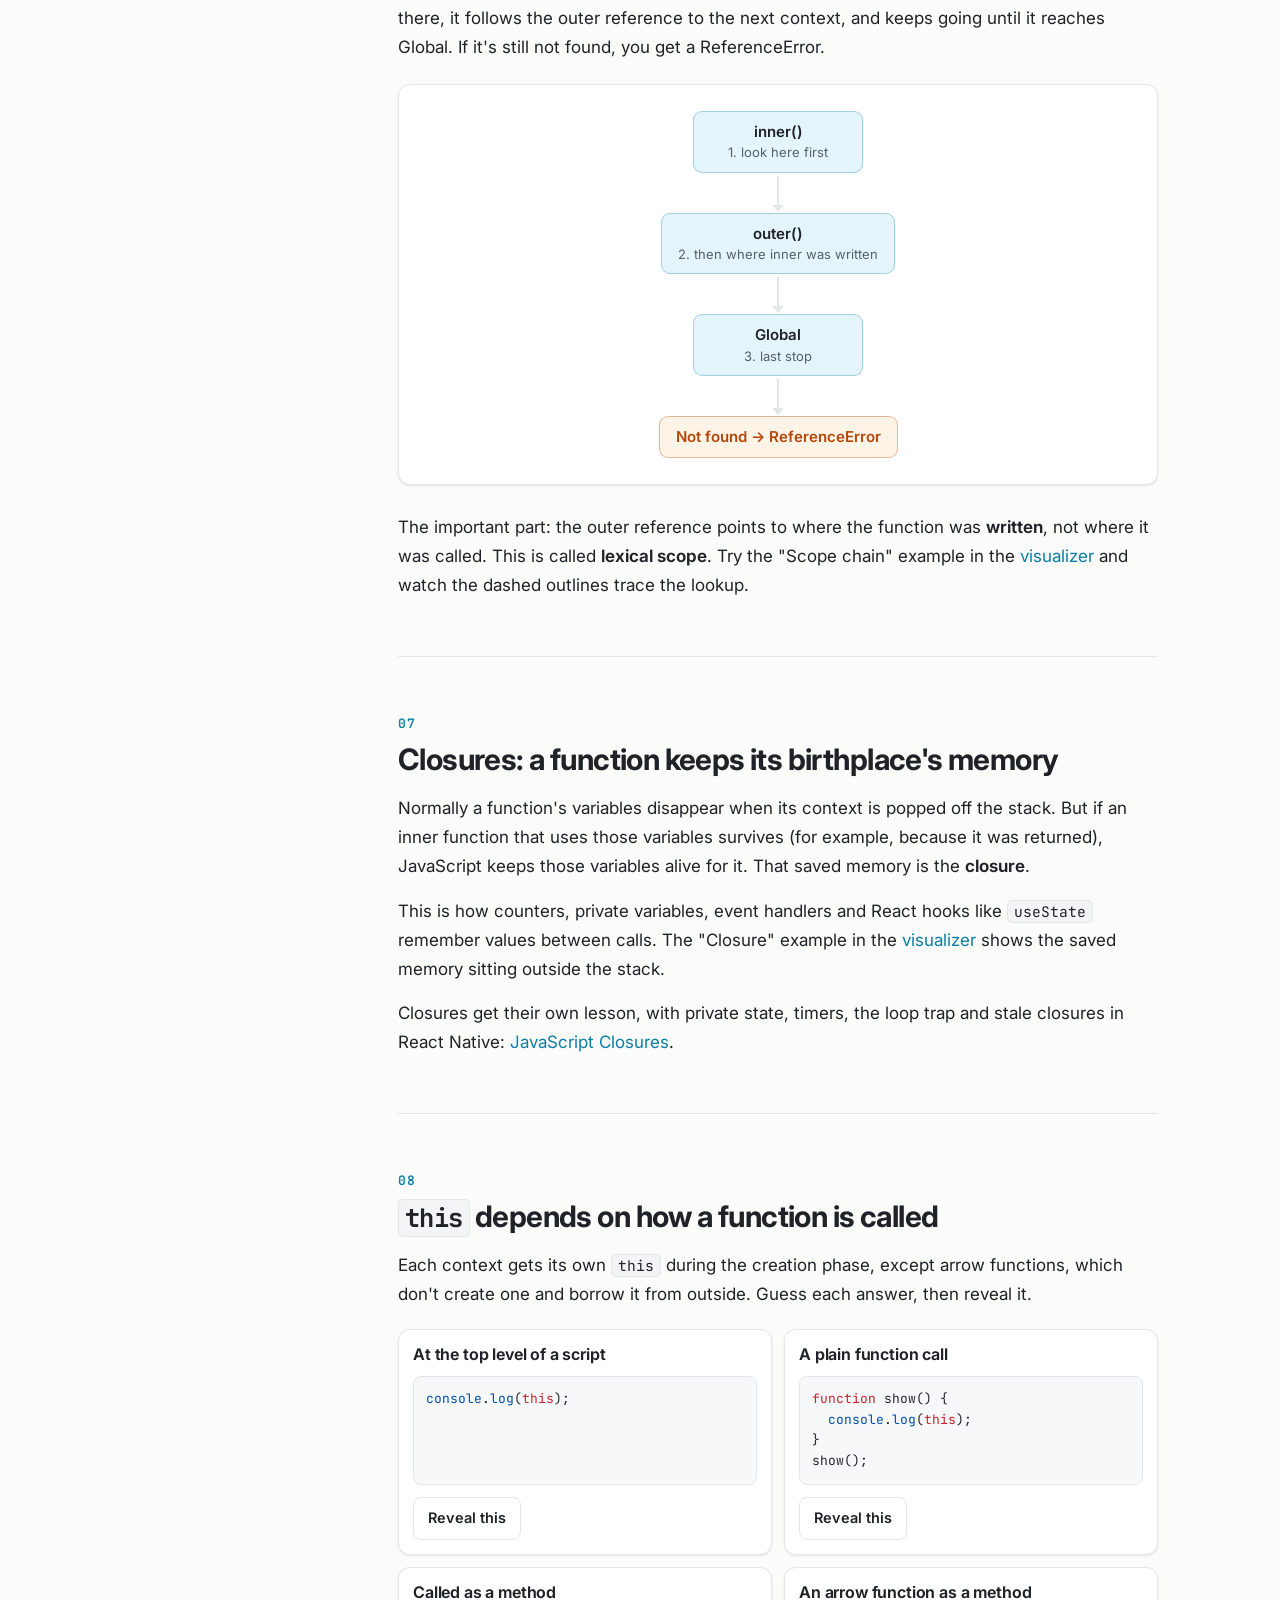
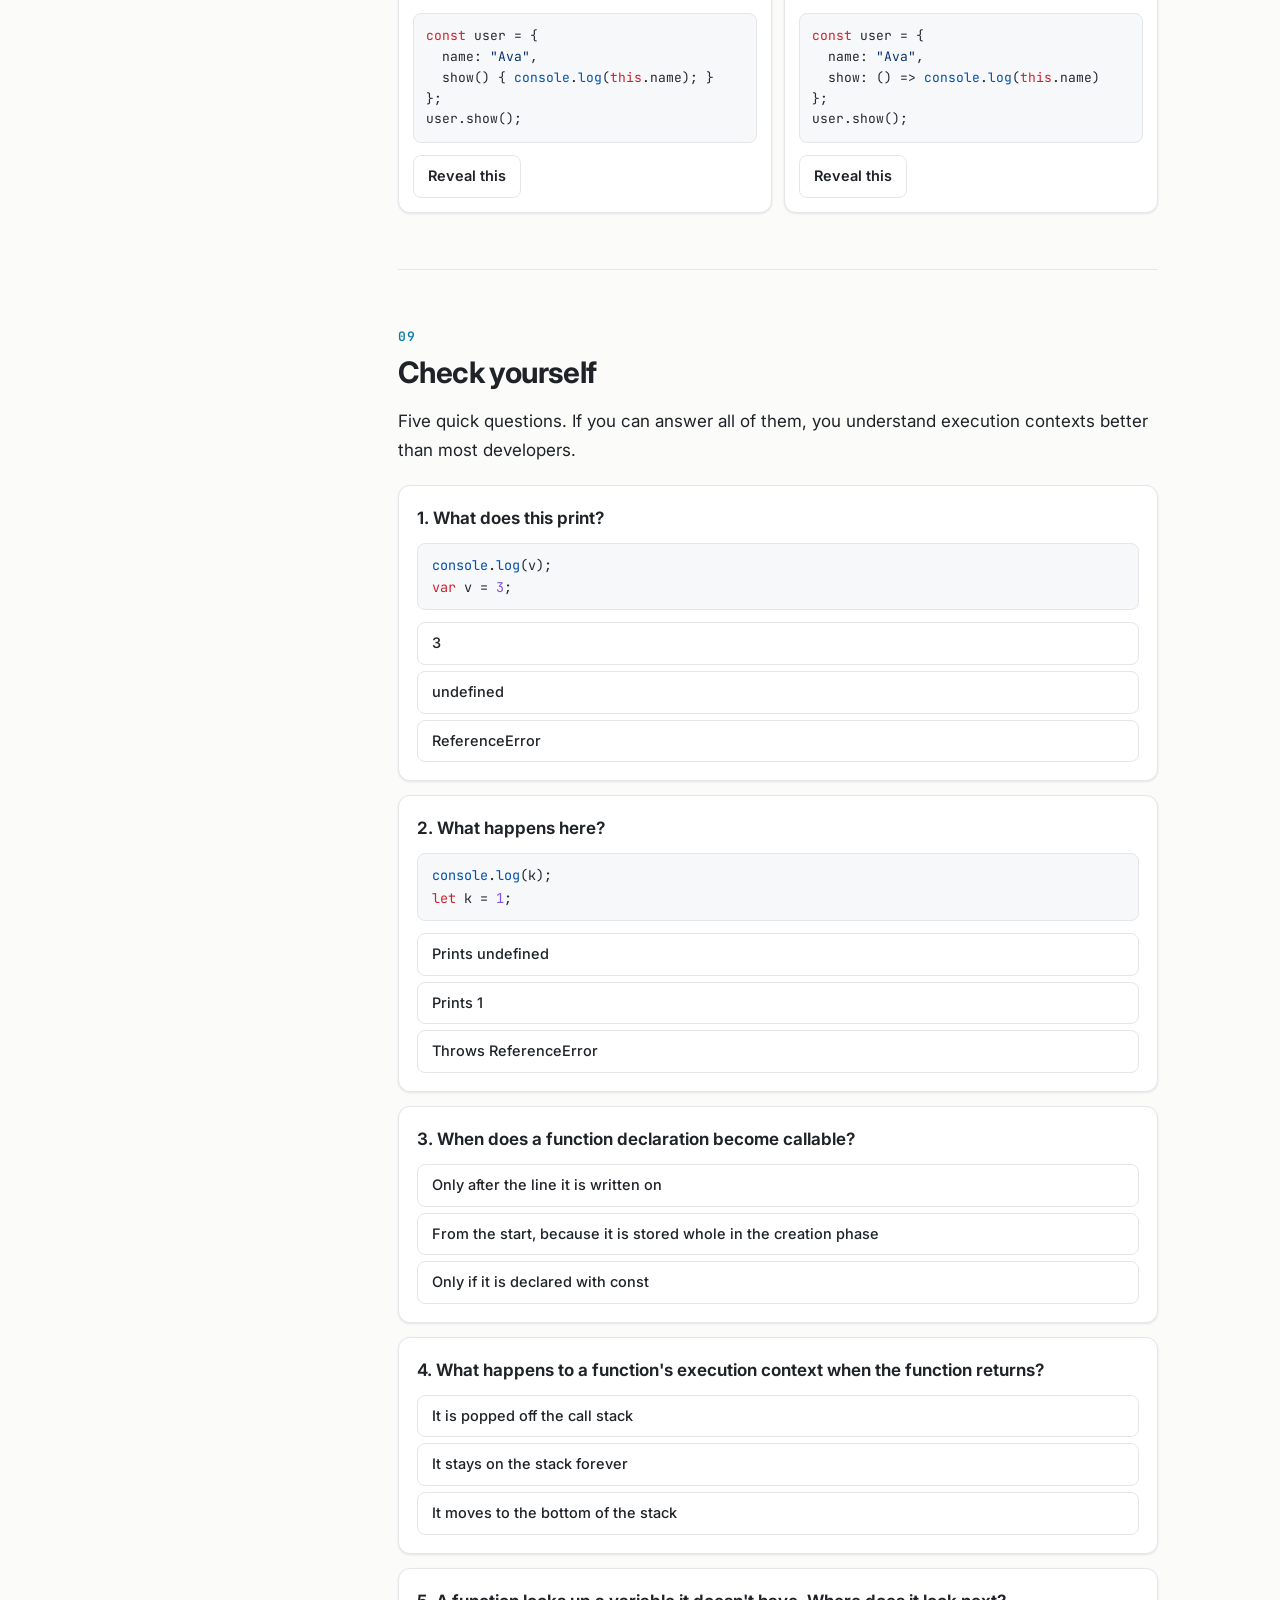
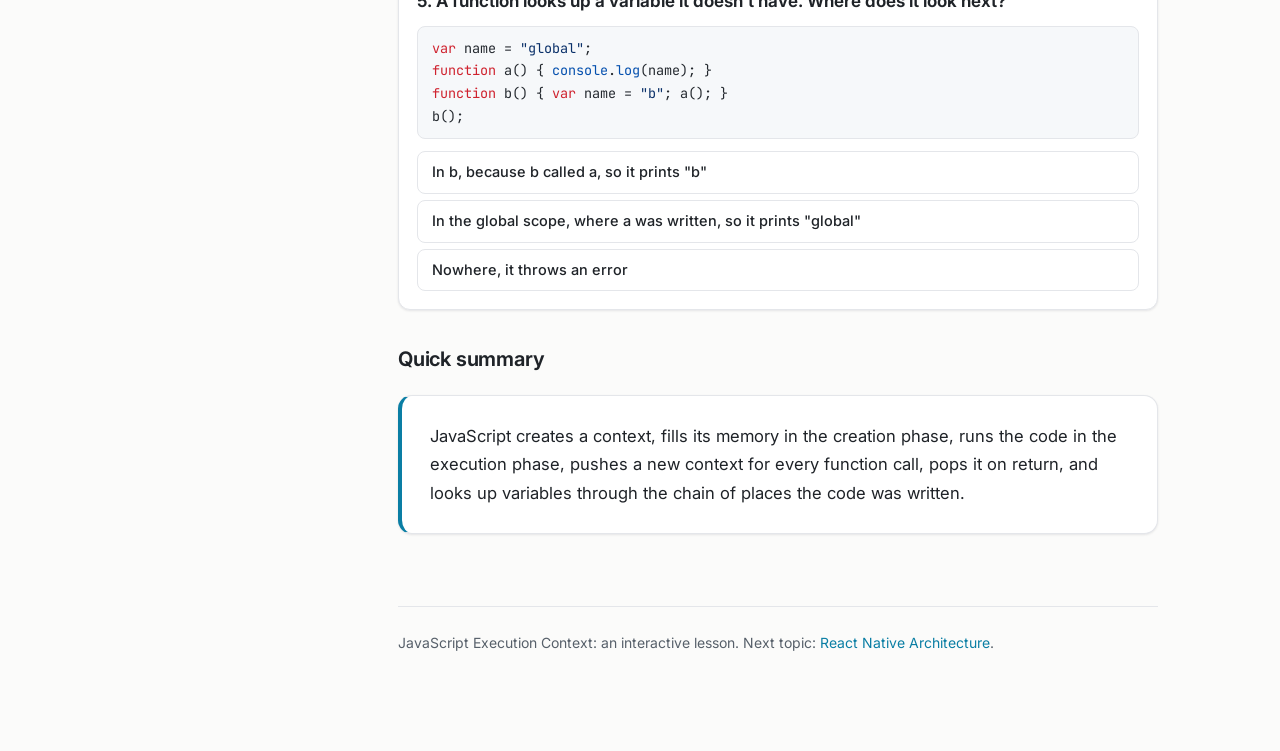
<file: execution-context.html>
<!doctype html>
<html lang="en">
  <head>
    <meta charset="utf-8" />
    <meta name="viewport" content="width=device-width, initial-scale=1" />
    <title>JavaScript Execution Context · PrepStack</title>
    <meta
      name="description"
      content="How JavaScript runs your code: execution contexts, the creation and execution phases, hoisting, the call stack, scope chain, closures and this — with a step-by-step visualizer."
    />

    <!-- Fonts -->
    <link rel="preconnect" href="https://fonts.googleapis.com" />
    <link rel="preconnect" href="https://fonts.gstatic.com" crossorigin />
    <link
      rel="stylesheet"
      href="https://fonts.googleapis.com/css2?family=Inter:wght@400;500;600;700;800&family=JetBrains+Mono:wght@400;500;600&display=swap"
    />

    <!-- Styles (css/main.css imports everything else) -->
    <link rel="stylesheet" href="css/main.css?v=2" />

    <!-- Shared site scripts -->
    <script src="js/theme.js?v=2"></script>
    <script src="js/sidebar.js?v=2" defer></script>

    <!-- This page's scripts (order matters: helpers → data → features) -->
    <script src="js/execution-context/highlight.js?v=2" defer></script>
    <script src="js/execution-context/examples.js?v=2" defer></script>
    <script src="js/execution-context/visualizer.js?v=2" defer></script>
    <script src="js/execution-context/puzzle.js?v=2" defer></script>
    <script src="js/execution-context/this-cards.js?v=2" defer></script>
    <script src="js/execution-context/quiz.js?v=2" defer></script>
  </head>
  <body>
    <div class="layout">
      <!-- ============ SIDEBAR ============ -->
      <aside class="sidebar" aria-label="Table of contents">
        <div class="sidebar__brand">
          <span class="sidebar__logo">⚛</span>
          <span class="sidebar__name">
            PrepStack
            <small class="sidebar__tagline">Attend interviews confidently</small>
          </span>
          <button class="sidebar__menu-btn" type="button" aria-expanded="false">
            Contents
          </button>
        </div>

        <nav class="sidebar__nav">
          <!-- Topics: keep this list identical on every page -->
          <p class="sidebar__label">Topics</p>
          <ul class="topics">
            <li><a href="index.html"><span class="topics__icon">⚛</span>React Native Architecture</a></li>
            <li><a href="execution-context.html" aria-current="page"><span class="topics__icon">JS</span>JavaScript Execution Context</a></li>
            <li><a href="closures.html"><span class="topics__icon">JS</span>JavaScript Closures</a></li>
            <li><a href="threads.html"><span class="topics__icon">JS</span>Threads &amp; Event Loop</a></li>
            <li><a href="token-refresh.html"><span class="topics__icon">🔑</span>Axios Token Refresh</a></li>
            <li><a href="ssl-security.html"><span class="topics__icon">🔒</span>SSL/TLS &amp; App Security</a></li>
          </ul>

          <p class="sidebar__label">On this page</p>
          <ol class="toc">
            <li><a href="#warm-up">Warm-up puzzle</a></li>
            <li><a href="#visualizer">Watch the engine work</a></li>
            <li><a href="#what-is">What is an execution context?</a></li>
            <li><a href="#phases">The two phases</a></li>
            <li><a href="#call-stack">The call stack</a></li>
            <li><a href="#scope-chain">The scope chain</a></li>
            <li><a href="#closures">Closures</a></li>
            <li><a href="#this">How <code>this</code> is set</a></li>
            <li><a href="#quiz-section">Check yourself</a></li>
          </ol>
          <button class="theme-toggle" type="button" data-theme-toggle>
            ◐ Toggle theme
          </button>
        </nav>
      </aside>

      <main class="content">
        <!-- ============ HERO ============ -->
        <header class="hero">
          <span class="hero__eyebrow">Interactive lesson</span>
          <h1 class="hero__title">JavaScript Execution Context</h1>
          <p class="hero__lede">
            Before JavaScript runs a single line, it builds a place to run it.
            That place is called an execution context. Once you can see it,
            hoisting, scope, closures and <code>this</code> stop being magic.
          </p>
          <div class="chips">
            <span class="chip">~15 min</span>
            <span class="chip">Step-by-step visualizer</span>
            <span class="chip">5-question quiz</span>
          </div>
        </header>

        <!-- ============ 01 · WARM-UP PUZZLE ============ -->
        <section class="section" id="warm-up">
          <div class="section__num">01</div>
          <h2>Warm-up puzzle</h2>
          <p>Pick an answer. Most people get this wrong the first time.</p>

          <div class="puzzle" id="puzzle">
            <div class="code-block">
              <div class="code-block__head"><span>puzzle.js</span></div>
              <pre><code><span class="tok-fn">console</span>.<span class="tok-fn">log</span>(a);
<span class="tok-keyword">var</span> a = <span class="tok-type">5</span>;</code></pre>
            </div>
            <div class="puzzle__question">What does this print?</div>
            <div class="puzzle__choices">
              <button class="btn" type="button" data-answer="5">5</button>
              <button class="btn" type="button" data-answer="undefined">undefined</button>
              <button class="btn" type="button" data-answer="error">ReferenceError</button>
            </div>
            <p class="puzzle__feedback" aria-live="polite"></p>
          </div>
        </section>

        <!-- ============ 02 · VISUALIZER ============ -->
        <section class="section" id="visualizer">
          <div class="section__num">02</div>
          <h2>Watch the engine work</h2>
          <p>
            Pick a program, then press <strong>Next</strong> (or use your
            <kbd>←</kbd> <kbd>→</kbd> arrow keys). The call stack shows every
            execution context as it's created and destroyed.
          </p>

          <!-- Filled by js/execution-context/visualizer.js -->
          <div class="viz-tabs" id="vizTabs" role="tablist"></div>

          <div class="viz">
            <div class="viz__narration">
              <div aria-live="polite">
                <span class="phase-tag" id="vizPhase">Creation phase</span>
                <h3 class="viz__title" id="vizTitle"></h3>
                <p class="viz__text" id="vizText"></p>
              </div>
              <div class="viz__controls">
                <button class="btn" type="button" id="vizRestart">Restart</button>
                <button class="btn" type="button" id="vizPrev">Back</button>
                <button class="btn btn--primary" type="button" id="vizNext">Next</button>
                <button class="btn" type="button" id="vizPlay">Play</button>
              </div>
            </div>
            <div class="viz__count" id="vizCount"></div>
            <div class="viz__progress" id="vizProgress"></div>

            <div class="viz__stage">
              <div class="viz__panel">
                <div class="viz__panel-title">Code <small>highlighted = what the engine is looking at</small></div>
                <div class="code-lines" id="vizCode"></div>
                <div class="viz__panel-title">Console output</div>
                <div class="console" id="vizConsole"></div>
              </div>

              <div class="viz__panel">
                <div class="viz__panel-title">Call stack <small>newest on top</small></div>
                <div class="viz-legend">
                  <span><i class="swatch swatch--creation"></i>Creation phase</span>
                  <span><i class="swatch swatch--execution"></i>Execution phase</span>
                  <span><i class="swatch swatch--tdz"></i>Uninitialized (TDZ)</span>
                </div>
                <div class="stack" id="vizStack"></div>
                <div class="stack__floor">bottom of the stack</div>
                <div id="vizClosure"></div>
              </div>
            </div>
          </div>
        </section>

        <!-- ============ 03 · WHAT IS AN EXECUTION CONTEXT ============ -->
        <section class="section" id="what-is">
          <div class="section__num">03</div>
          <h2>What is an execution context?</h2>
          <p>
            Every time JavaScript runs some code, it first sets up an
            environment for it. That environment holds everything the code
            needs: which variables exist, what their values are, what
            <code>this</code> means, and where to look if a variable isn't
            found locally.
          </p>
          <p>There are two main kinds:</p>
          <ul>
            <li>
              The <strong>Global Execution Context</strong> is created once,
              when your script starts.
            </li>
            <li>
              A <strong>Function Execution Context</strong> is created
              <em>every single time</em> a function is called. Call the same
              function three times and you get three separate contexts, each
              with its own fresh variables.
            </li>
          </ul>

          <div class="callout callout--tip">
            <div class="callout__icon">🍳</div>
            <div>
              <p class="callout__title">Think of a kitchen</p>
              <p>
                Before cooking a recipe, a chef clears a counter, lays out
                labelled bowls for every ingredient (still empty), and only
                then starts cooking. The counter is the execution context. The
                empty labelled bowls are the creation phase. Cooking is the
                execution phase.
              </p>
            </div>
          </div>

          <h3>What's inside a context</h3>
          <div class="cards cards--4">
            <div class="card">
              <div class="card__title">Memory</div>
              <p>Variables and functions declared in this code. Also called the variable environment.</p>
            </div>
            <div class="card">
              <div class="card__title">Code thread</div>
              <p>Runs the code one line at a time, top to bottom. JavaScript has only one thread.</p>
            </div>
            <div class="card">
              <div class="card__title"><code>this</code></div>
              <p>A value decided when the context is created, based on how the function was called.</p>
            </div>
            <div class="card">
              <div class="card__title">Outer reference</div>
              <p>A link to the context where this code was written. Used to find variables that aren't local.</p>
            </div>
          </div>
        </section>

        <!-- ============ 04 · TWO PHASES ============ -->
        <section class="section" id="phases">
          <div class="section__num">04</div>
          <h2>Every context goes through two phases</h2>
          <p>
            This is the single most useful thing to understand. JavaScript
            does not simply read your file and run it. It reads it twice, in a
            sense.
          </p>

          <div class="phases">
            <div class="phase-card phase-card--creation">
              <h3>1. Creation phase</h3>
              <p>
                The engine scans the code for declarations and reserves memory
                for them. No code runs yet, and no values are assigned. It also
                sets up <code>this</code> and the outer reference.
              </p>
            </div>
            <div class="phase-card phase-card--execution">
              <h3>2. Execution phase</h3>
              <p>
                Now the code runs line by line. Assignments fill in the real
                values, functions get called, and output is produced.
              </p>
            </div>
          </div>

          <h3>Hoisting, explained</h3>
          <p>What each declaration gets during the creation phase explains all of hoisting:</p>
          <div class="table-wrap">
            <table>
              <thead>
                <tr><th>You wrote</th><th>Value after creation phase</th><th>Use it before the line?</th></tr>
              </thead>
              <tbody>
                <tr><td><code>var x = 5</code></td><td><code>undefined</code></td><td>Yes, but you get <code>undefined</code></td></tr>
                <tr><td><code>let x</code> / <code>const x</code></td><td>Uninitialized (Temporal Dead Zone)</td><td>No, ReferenceError</td></tr>
                <tr><td><code>function f() {}</code></td><td>The whole function</td><td>Yes, it works fully</td></tr>
                <tr><td><code>var f = function () {}</code></td><td><code>undefined</code> (it's just a var)</td><td>Calling it gives TypeError: f is not a function</td></tr>
                <tr><td><code>class A {}</code></td><td>Uninitialized (Temporal Dead Zone)</td><td>No, ReferenceError</td></tr>
              </tbody>
            </table>
          </div>

          <div class="callout callout--tip">
            <div class="callout__icon">💡</div>
            <div>
              <p>
                "Hoisting" doesn't mean code physically moves to the top. It
                means memory was set aside during the creation phase, before
                any line ran.
              </p>
            </div>
          </div>
        </section>

        <!-- ============ 05 · CALL STACK ============ -->
        <section class="section" id="call-stack">
          <div class="section__num">05</div>
          <h2>The call stack keeps track of which context is running</h2>
          <p>
            JavaScript can only do one thing at a time, so it needs to remember
            where it is. It uses a stack, like a pile of plates: the last one
            added is the first one removed.
          </p>

          <figure class="diagram">
            <div class="flow">
              <div class="node node--js">Script starts<small>Global context is pushed</small></div>
              <div class="arrow"></div>
              <div class="node node--new">A function is called<small>new context pushed on top, now running</small></div>
              <div class="arrow"></div>
              <div class="node">The function returns<small>its context is popped, locals discarded</small></div>
              <div class="arrow"></div>
              <div class="node node--ghost">Execution continues in the context below</div>
            </div>
          </figure>

          <p>
            Local variables are discarded on return <em>unless a closure holds
            on to them</em> (see <a href="#closures">Closures</a>).
          </p>

          <div class="callout callout--warn">
            <div class="callout__icon">⚠️</div>
            <div>
              <p class="callout__title">Stack overflow</p>
              <p>
                If a function keeps calling itself without stopping, contexts
                pile up until the engine runs out of room. That's the
                <code>Maximum call stack size exceeded</code> error.
              </p>
            </div>
          </div>
        </section>

        <!-- ============ 06 · SCOPE CHAIN ============ -->
        <section class="section" id="scope-chain">
          <div class="section__num">06</div>
          <h2>The scope chain decides where variables are found</h2>
          <p>
            When code uses a variable, JavaScript looks in the current
            context's memory first. If it isn't there, it follows the outer
            reference to the next context, and keeps going until it reaches
            Global. If it's still not found, you get a ReferenceError.
          </p>

          <figure class="diagram">
            <div class="flow">
              <div class="node node--js">inner()<small>1. look here first</small></div>
              <div class="arrow"></div>
              <div class="node node--js">outer()<small>2. then where inner was written</small></div>
              <div class="arrow"></div>
              <div class="node node--js">Global<small>3. last stop</small></div>
              <div class="arrow"></div>
              <div class="node node--old">Not found → ReferenceError</div>
            </div>
          </figure>

          <p>
            The important part: the outer reference points to where the
            function was <strong>written</strong>, not where it was called.
            This is called <strong>lexical scope</strong>. Try the
            "Scope chain" example in the <a href="#visualizer">visualizer</a>
            and watch the dashed outlines trace the lookup.
          </p>
        </section>

        <!-- ============ 07 · CLOSURES ============ -->
        <section class="section" id="closures">
          <div class="section__num">07</div>
          <h2>Closures: a function keeps its birthplace's memory</h2>
          <p>
            Normally a function's variables disappear when its context is
            popped off the stack. But if an inner function that uses those
            variables survives (for example, because it was returned),
            JavaScript keeps those variables alive for it. That saved memory is
            the <strong>closure</strong>.
          </p>
          <p>
            This is how counters, private variables, event handlers and React
            hooks like <code>useState</code> remember values between calls.
            The "Closure" example in the <a href="#visualizer">visualizer</a>
            shows the saved memory sitting outside the stack.
          </p>
          <p>
            Closures get their own lesson, with private state, timers, the
            loop trap and stale closures in React Native:
            <a href="closures.html">JavaScript Closures</a>.
          </p>
        </section>

        <!-- ============ 08 · THIS ============ -->
        <section class="section" id="this">
          <div class="section__num">08</div>
          <h2><code>this</code> depends on how a function is called</h2>
          <p>
            Each context gets its own <code>this</code> during the creation
            phase, except arrow functions, which don't create one and borrow it
            from outside. Guess each answer, then reveal it.
          </p>
          <!-- Filled by js/execution-context/this-cards.js -->
          <div class="this-grid" id="thisGrid"></div>
        </section>

        <!-- ============ 09 · QUIZ ============ -->
        <section class="section" id="quiz-section">
          <div class="section__num">09</div>
          <h2>Check yourself</h2>
          <p>
            Five quick questions. If you can answer all of them, you understand
            execution contexts better than most developers.
          </p>
          <!-- Filled by js/execution-context/quiz.js -->
          <div class="quiz" id="quiz"></div>
          <p class="quiz__score" id="quizScore" aria-live="polite"></p>

          <h3>Quick summary</h3>
          <blockquote class="answer">
            <p>
              JavaScript creates a context, fills its memory in the creation
              phase, runs the code in the execution phase, pushes a new context
              for every function call, pops it on return, and looks up
              variables through the chain of places the code was written.
            </p>
          </blockquote>
        </section>

        <footer class="footer">
          JavaScript Execution Context: an interactive lesson.
          Next topic: <a href="index.html">React Native Architecture</a>.
        </footer>
      </main>
    </div>
  </body>
</html>
</file>
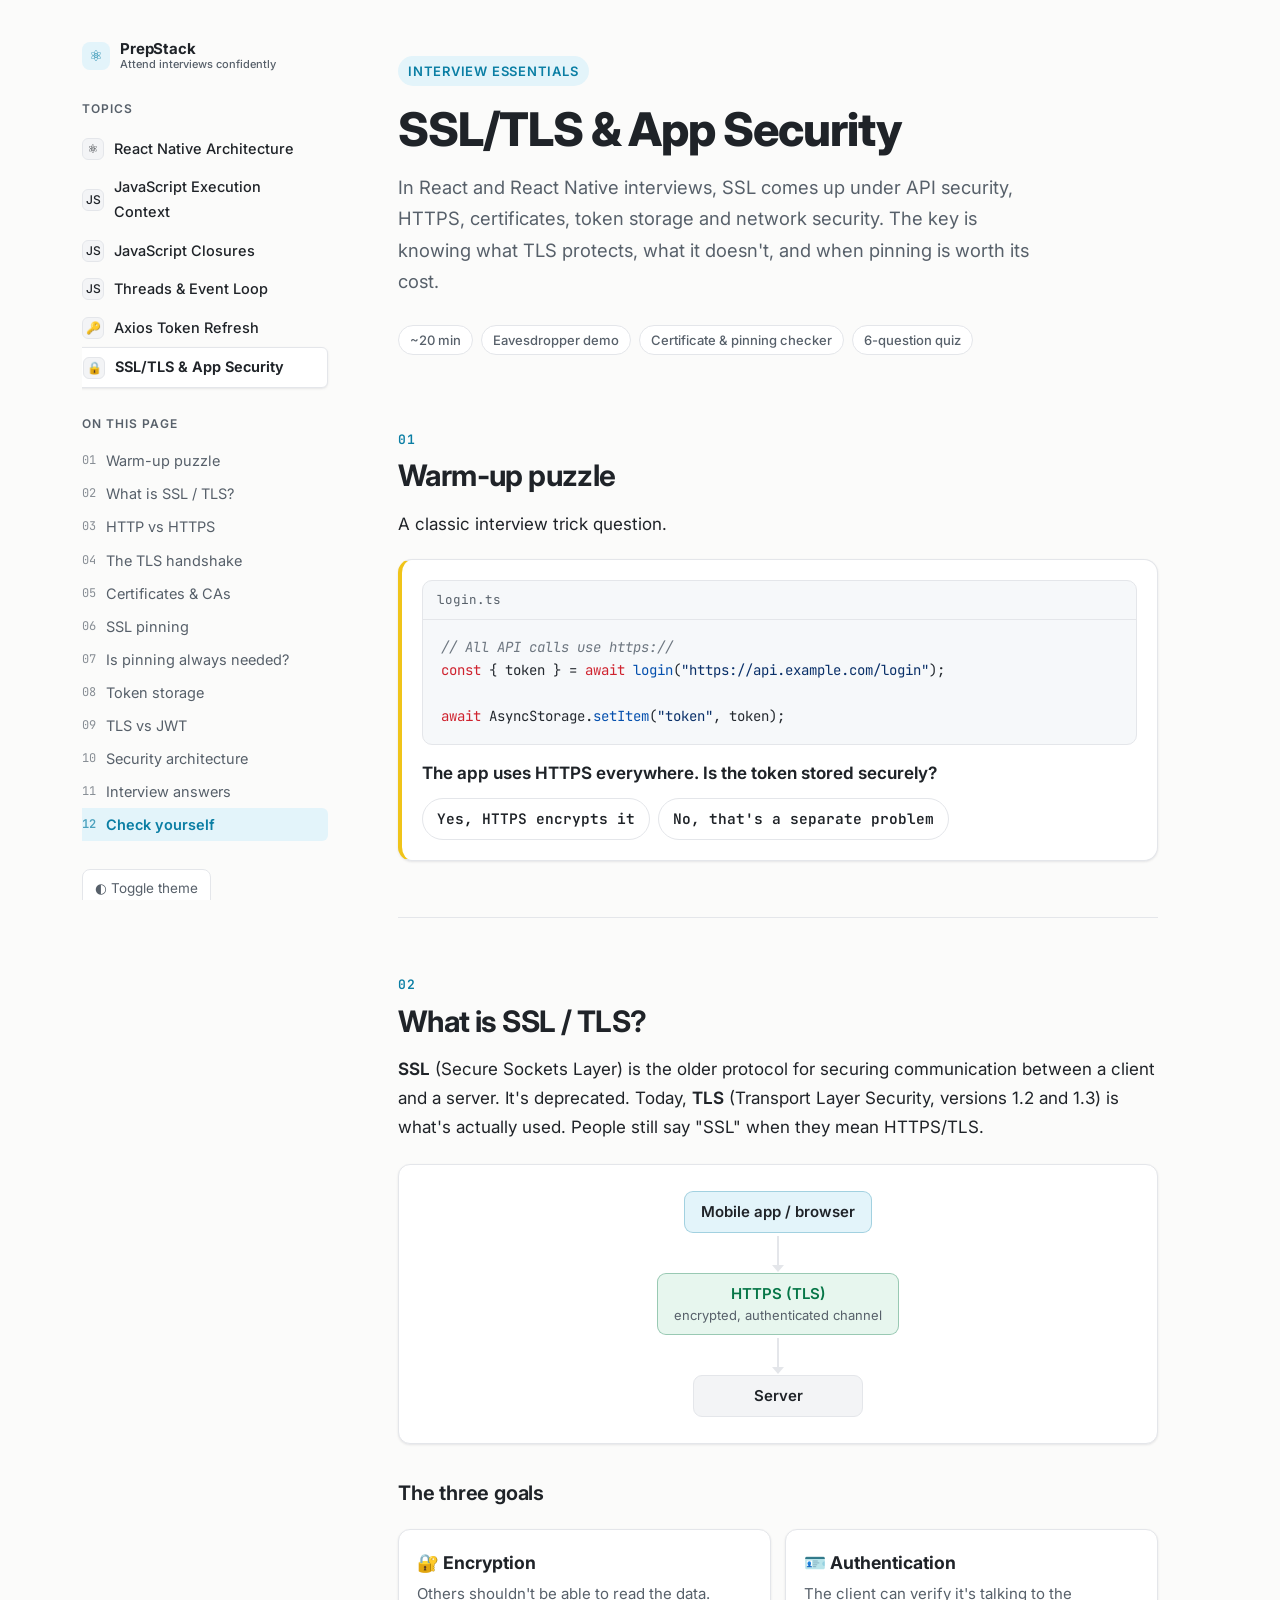
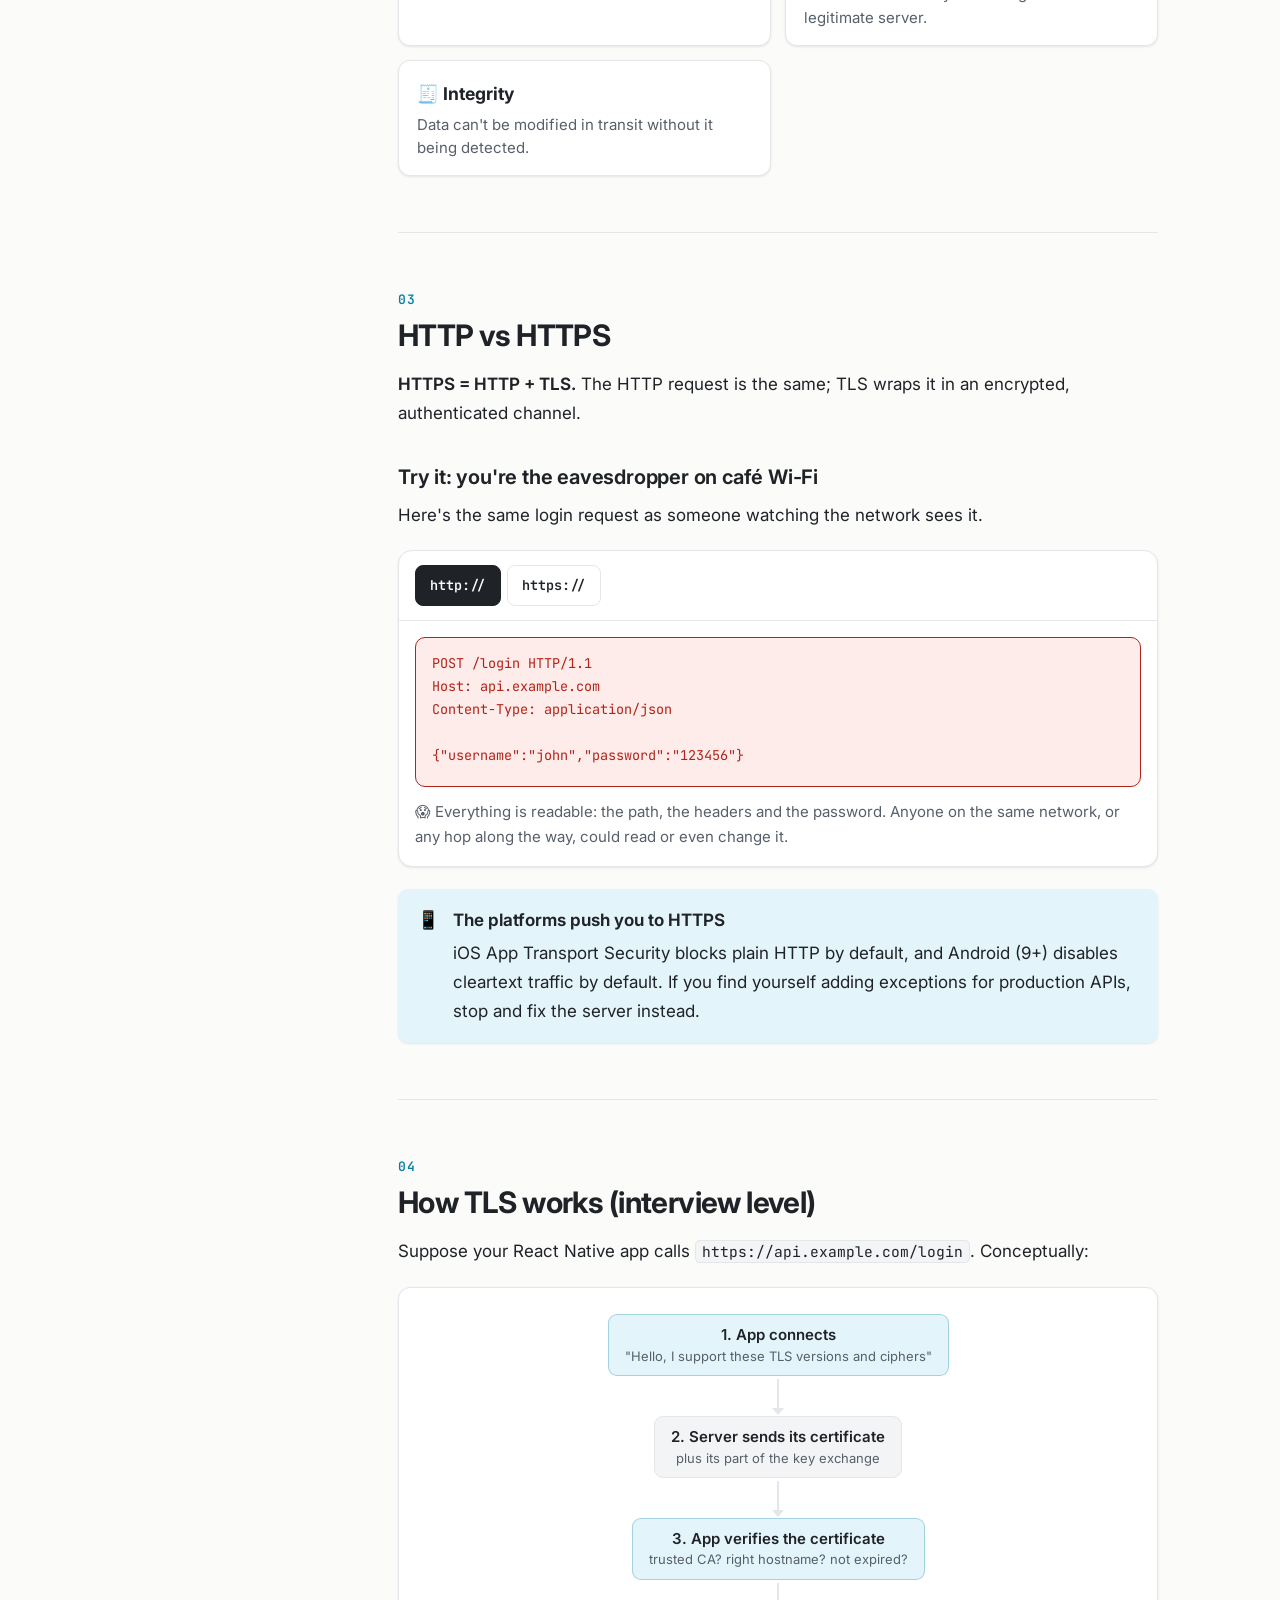
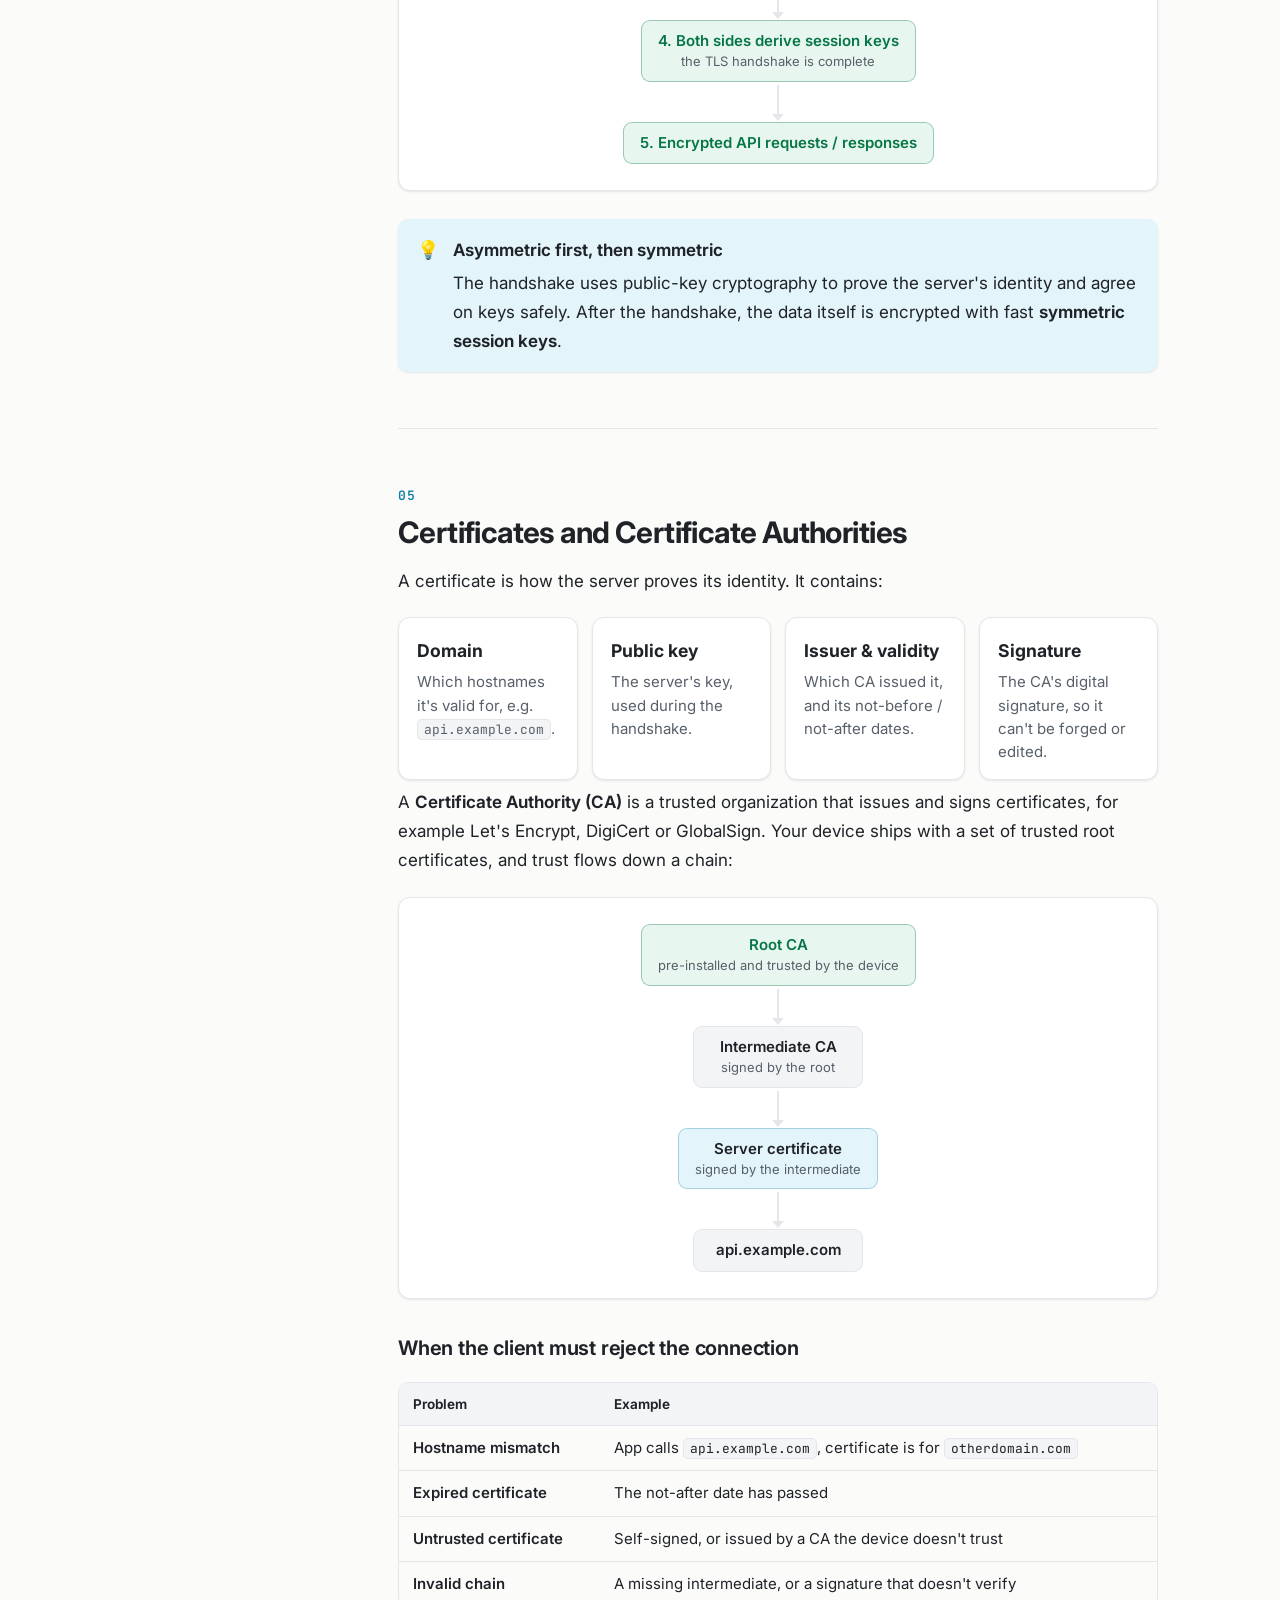
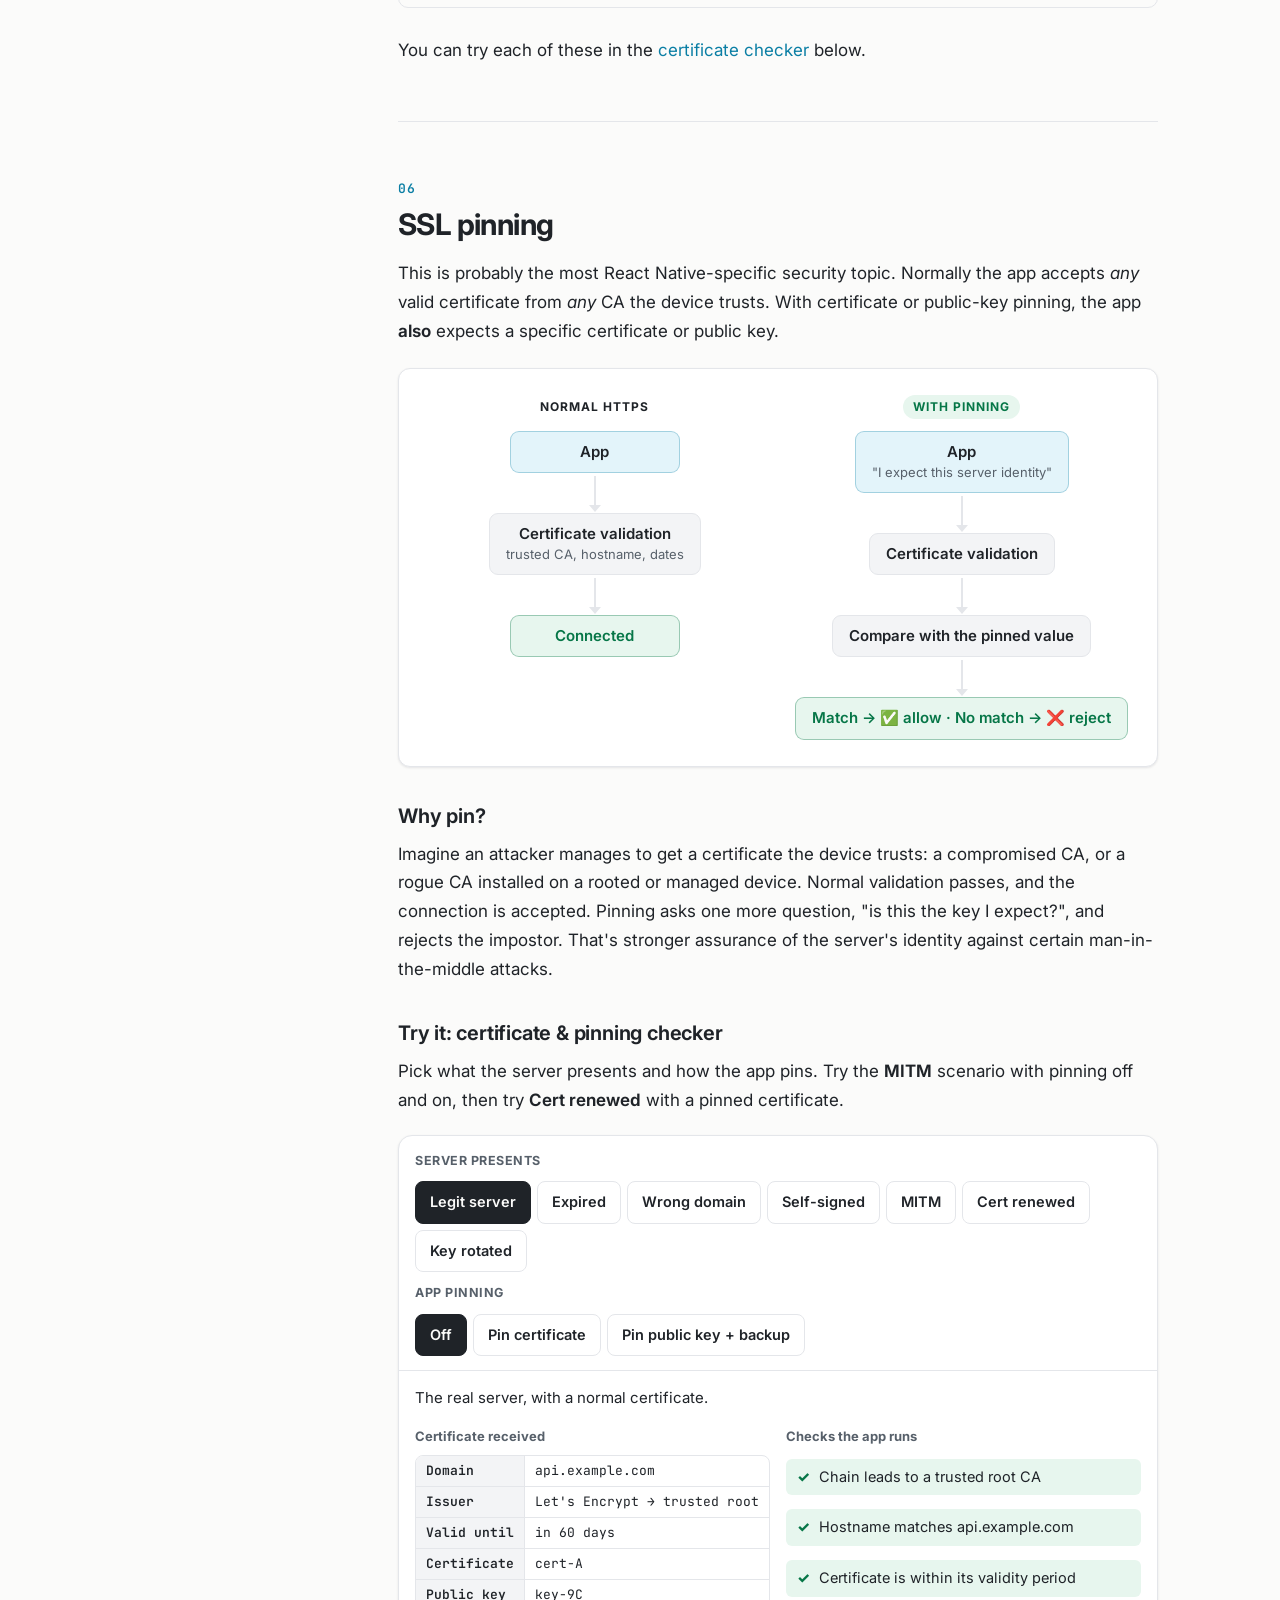
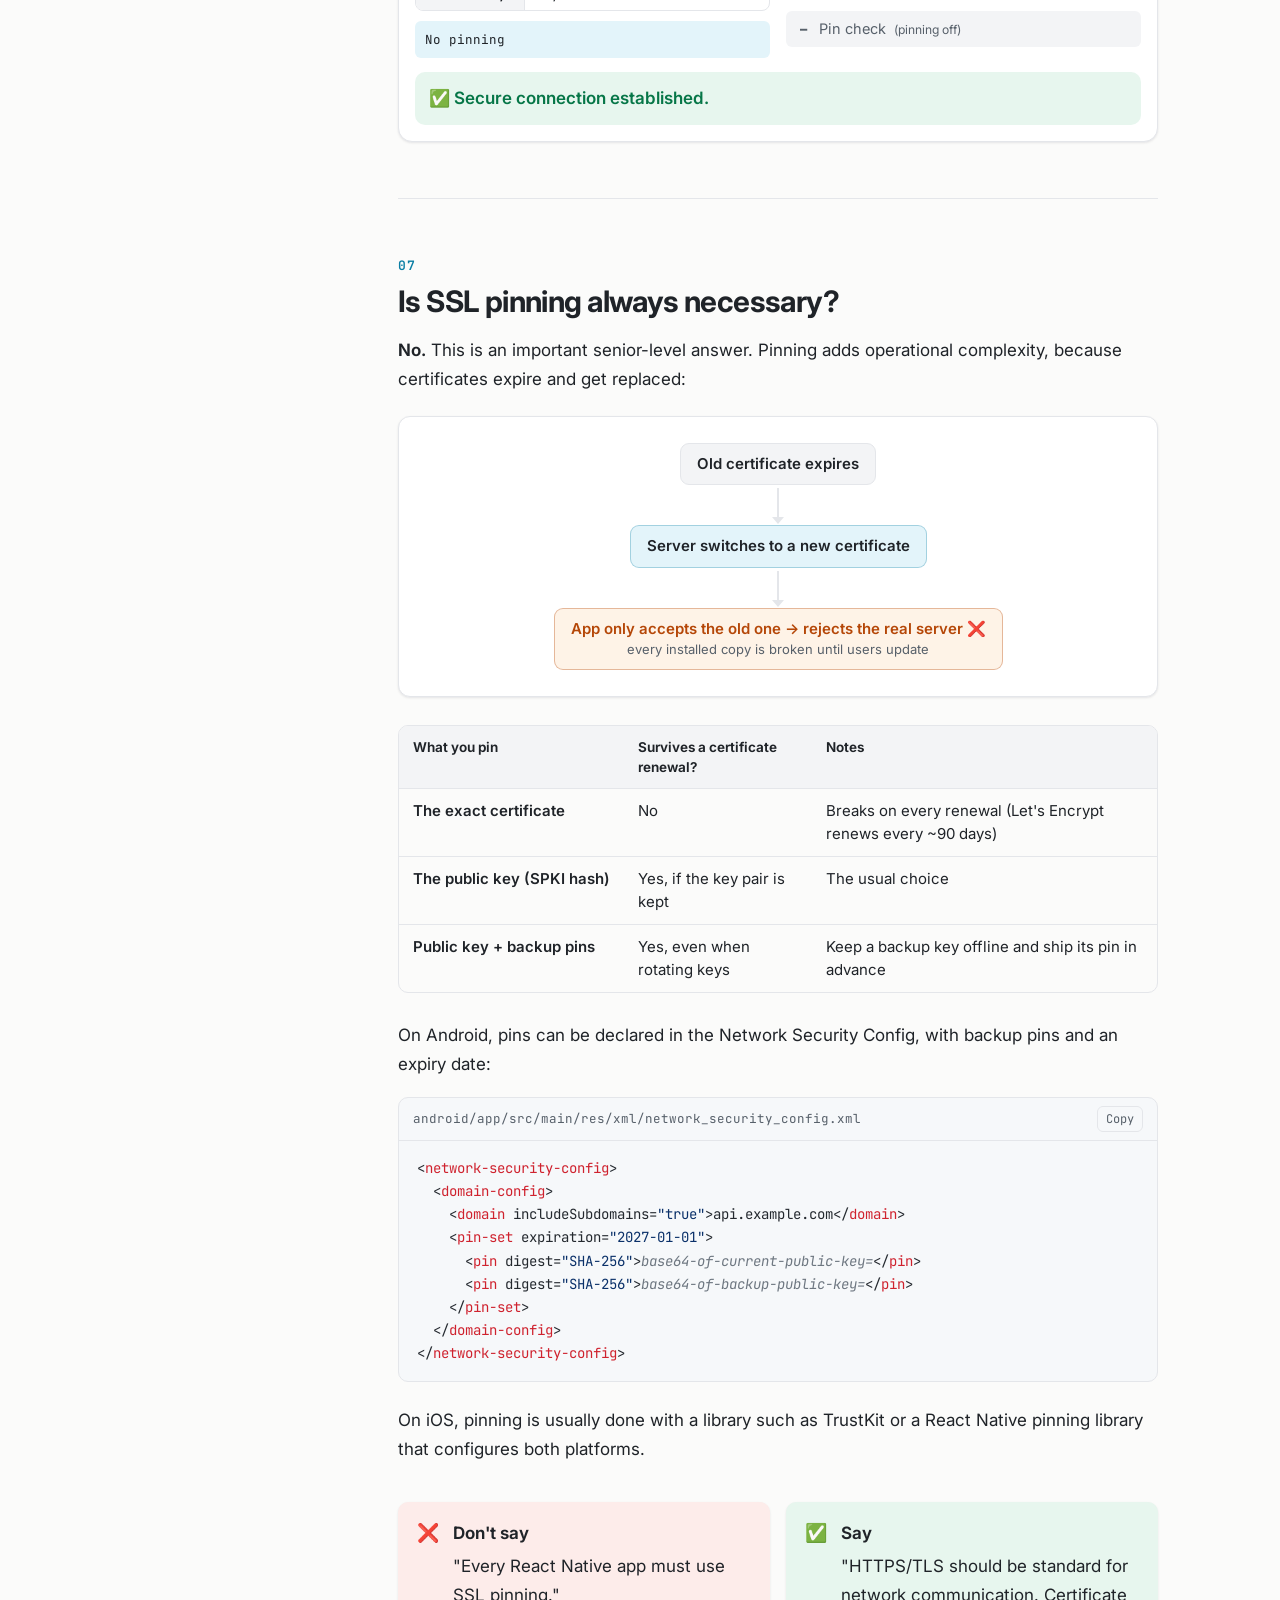
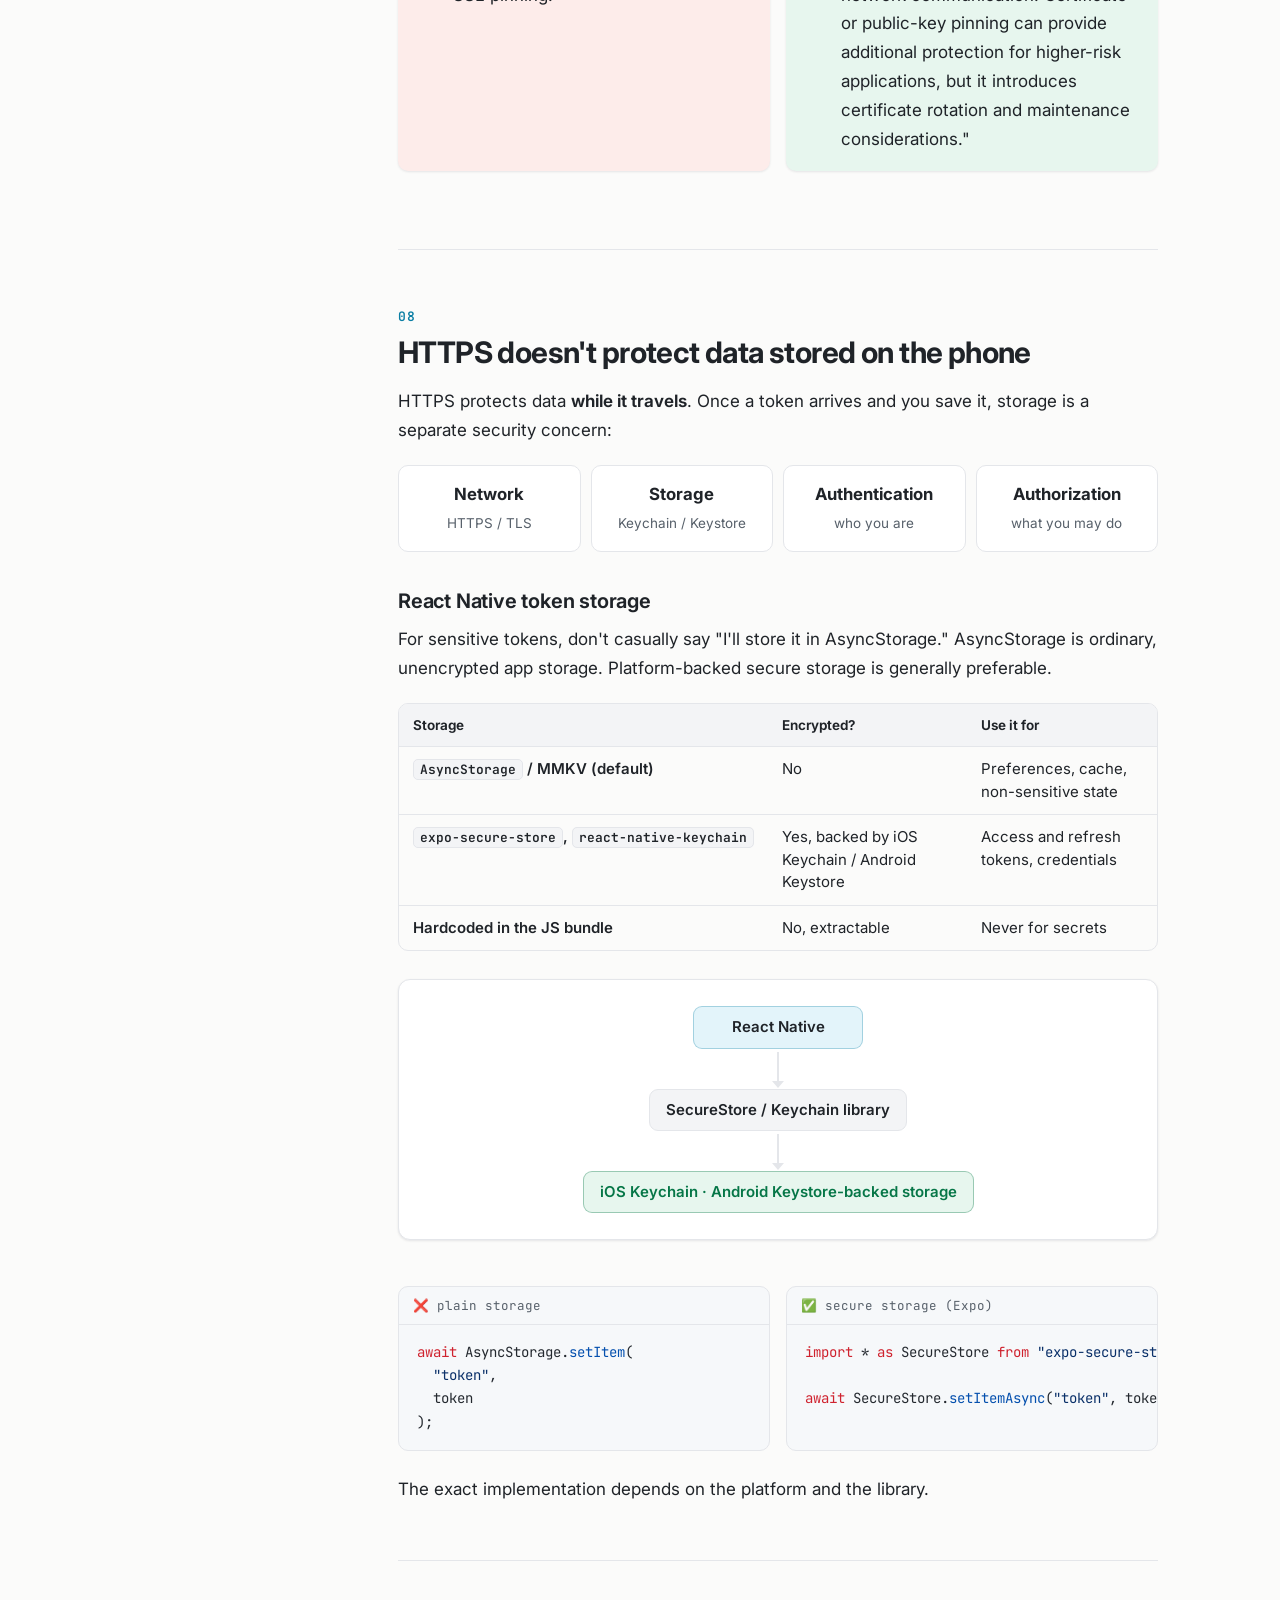
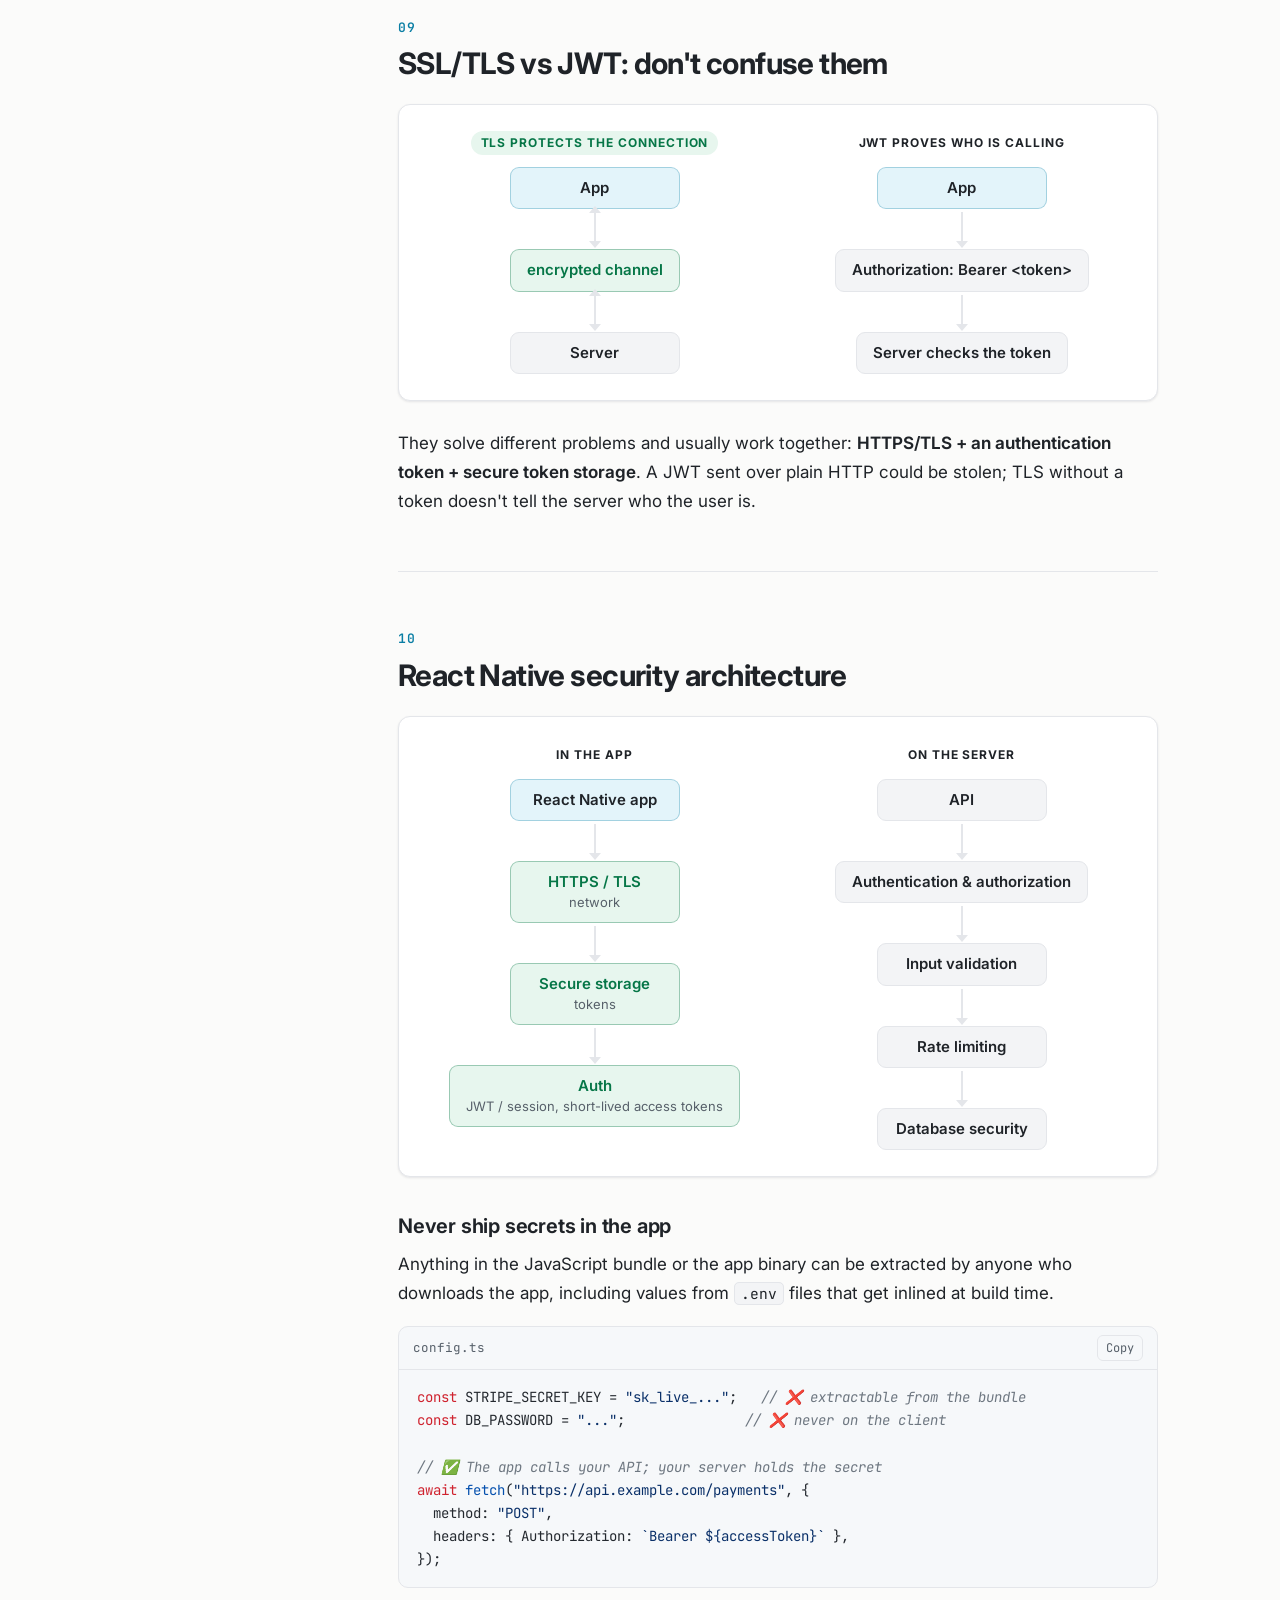
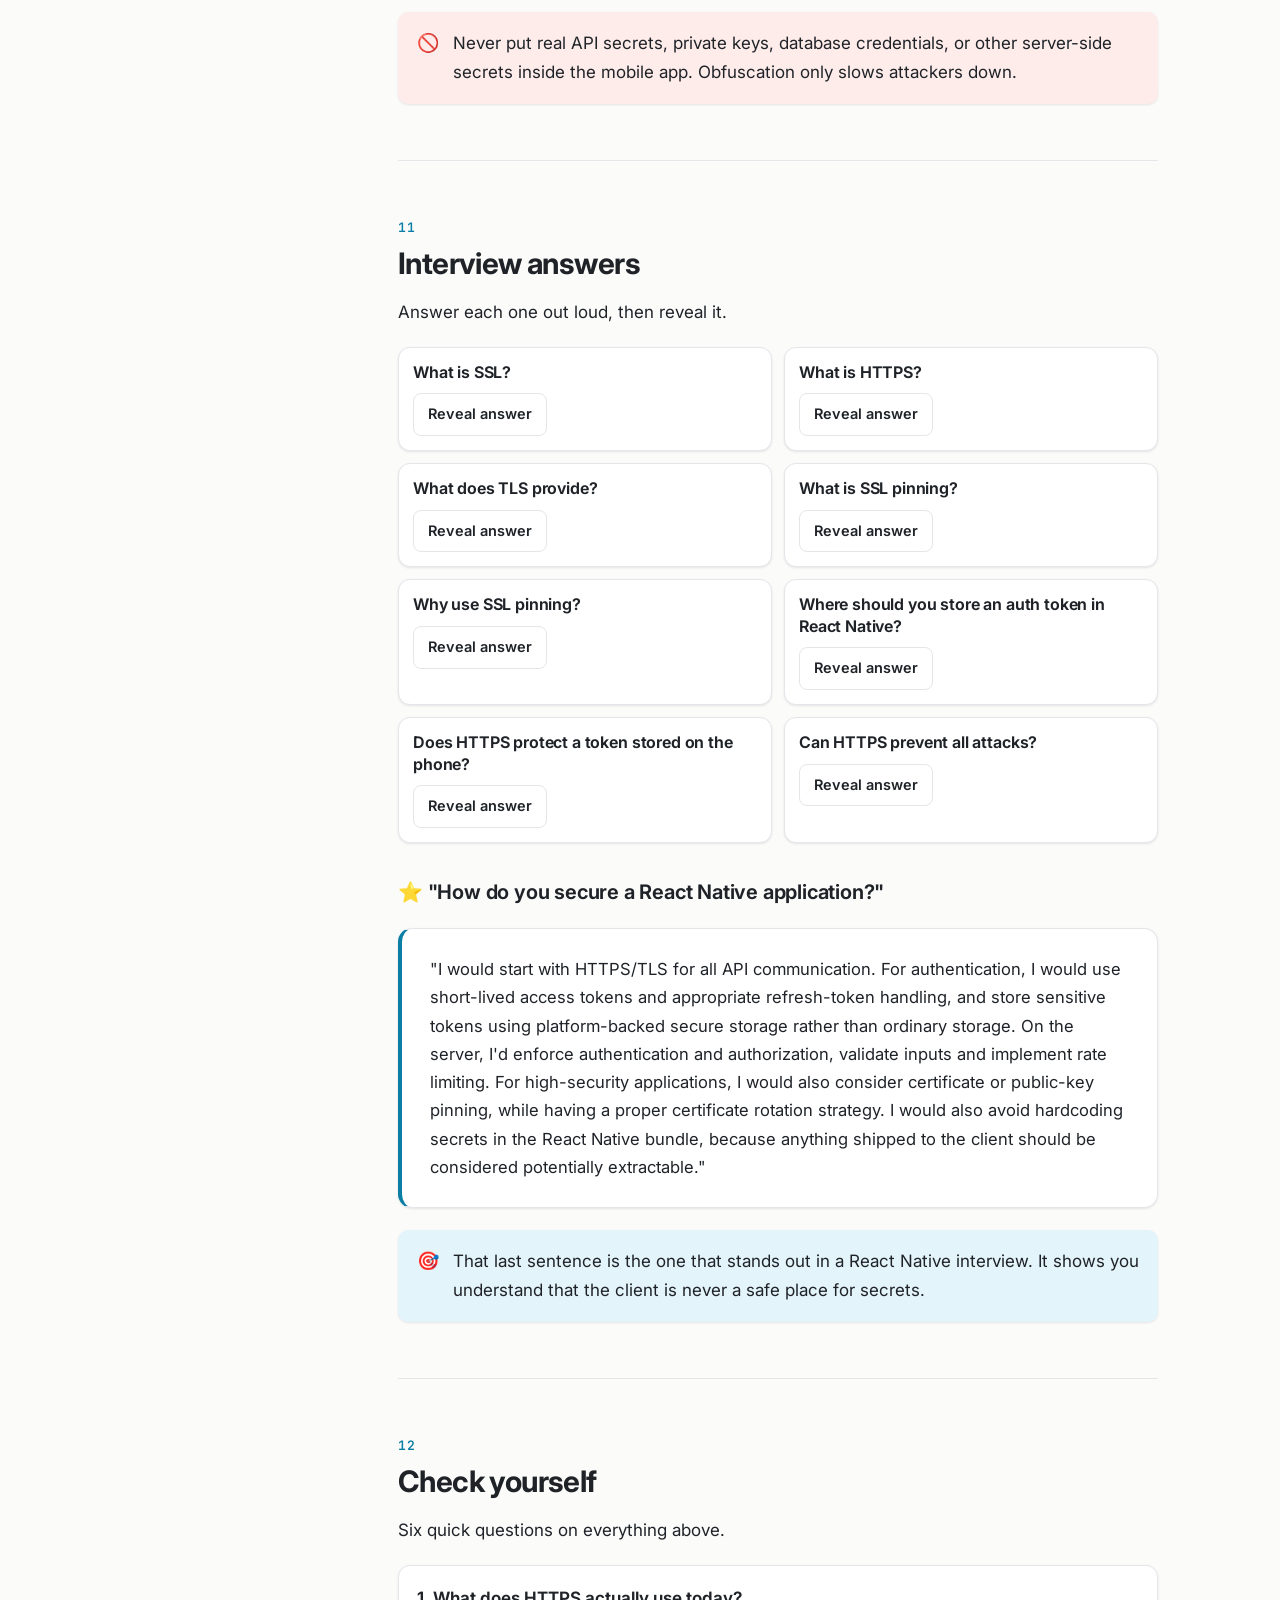
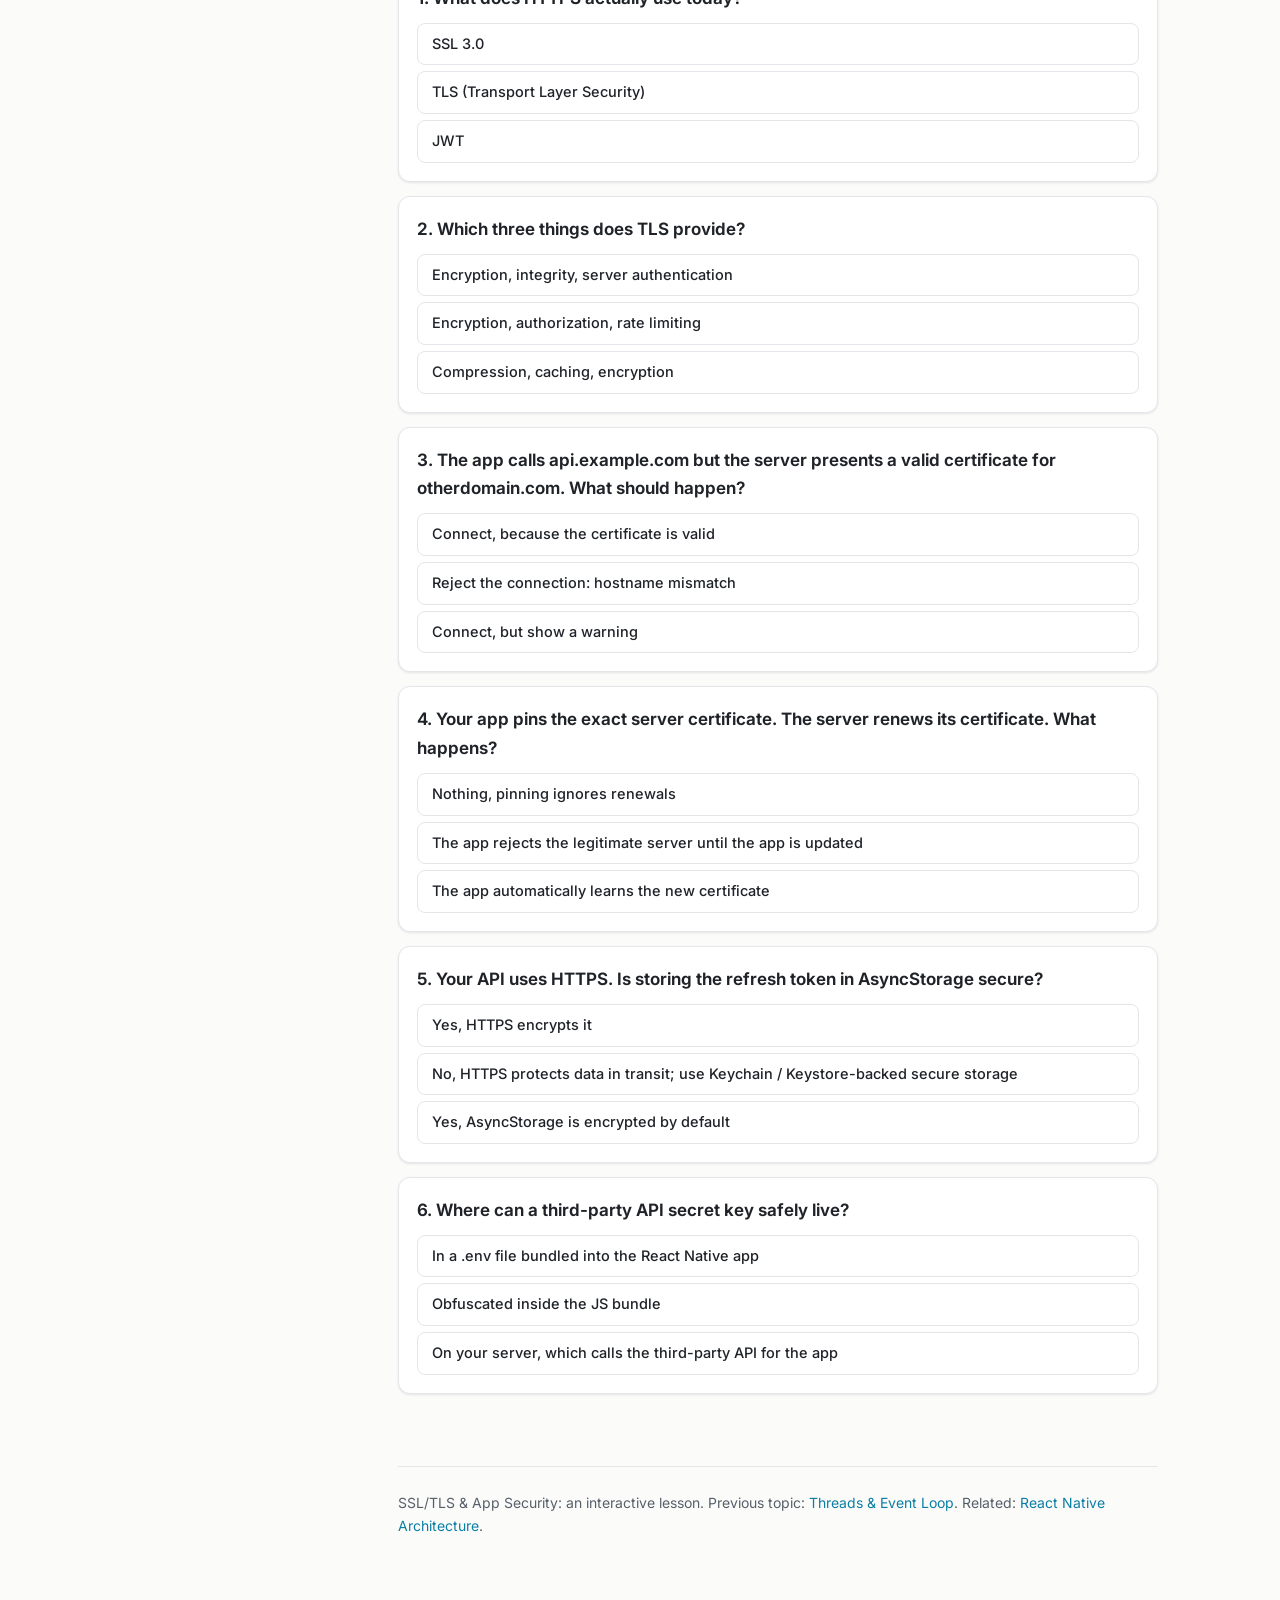
<file: ssl-security.html>
<!doctype html>
<html lang="en">
  <head>
    <meta charset="utf-8" />
    <meta name="viewport" content="width=device-width, initial-scale=1" />
    <title>SSL/TLS &amp; App Security · PrepStack</title>
    <meta
      name="description"
      content="SSL/TLS for React Native interviews: HTTPS, the TLS handshake, certificates and CAs, SSL pinning and certificate rotation, secure token storage, TLS vs JWT, and never shipping secrets in the app, with live demos."
    />

    <!-- Fonts -->
    <link rel="preconnect" href="https://fonts.googleapis.com" />
    <link rel="preconnect" href="https://fonts.gstatic.com" crossorigin />
    <link
      rel="stylesheet"
      href="https://fonts.googleapis.com/css2?family=Inter:wght@400;500;600;700;800&family=JetBrains+Mono:wght@400;500;600&display=swap"
    />

    <!-- Styles (css/main.css imports everything else) -->
    <link rel="stylesheet" href="css/main.css?v=2" />

    <!-- Shared site scripts -->
    <script src="js/theme.js?v=2"></script>
    <script src="js/sidebar.js?v=2" defer></script>
    <script src="js/copy-code.js?v=2" defer></script>

    <!-- This page's scripts. Reuses the highlighter and quiz from execution-context.
         Order matters: helpers → data → features -->
    <script src="js/execution-context/highlight.js?v=2" defer></script>
    <script src="js/security/quiz-questions.js?v=2" defer></script>
    <script src="js/execution-context/quiz.js?v=2" defer></script>
    <script src="js/security/playgrounds.js?v=2" defer></script>
  </head>
  <body>
    <div class="layout">
      <!-- ============ SIDEBAR ============ -->
      <aside class="sidebar" aria-label="Table of contents">
        <div class="sidebar__brand">
          <span class="sidebar__logo">⚛</span>
          <span class="sidebar__name">
            PrepStack
            <small class="sidebar__tagline">Attend interviews confidently</small>
          </span>
          <button class="sidebar__menu-btn" type="button" aria-expanded="false">
            Contents
          </button>
        </div>

        <nav class="sidebar__nav">
          <!-- Topics: keep this list identical on every page -->
          <p class="sidebar__label">Topics</p>
          <ul class="topics">
            <li><a href="index.html"><span class="topics__icon">⚛</span>React Native Architecture</a></li>
            <li><a href="execution-context.html"><span class="topics__icon">JS</span>JavaScript Execution Context</a></li>
            <li><a href="closures.html"><span class="topics__icon">JS</span>JavaScript Closures</a></li>
            <li><a href="threads.html"><span class="topics__icon">JS</span>Threads &amp; Event Loop</a></li>
            <li><a href="token-refresh.html"><span class="topics__icon">🔑</span>Axios Token Refresh</a></li>
            <li><a href="ssl-security.html" aria-current="page"><span class="topics__icon">🔒</span>SSL/TLS &amp; App Security</a></li>
          </ul>

          <p class="sidebar__label">On this page</p>
          <ol class="toc">
            <li><a href="#warm-up">Warm-up puzzle</a></li>
            <li><a href="#what-is">What is SSL / TLS?</a></li>
            <li><a href="#http-vs-https">HTTP vs HTTPS</a></li>
            <li><a href="#handshake">The TLS handshake</a></li>
            <li><a href="#certificates">Certificates &amp; CAs</a></li>
            <li><a href="#pinning">SSL pinning</a></li>
            <li><a href="#pinning-tradeoffs">Is pinning always needed?</a></li>
            <li><a href="#storage">Token storage</a></li>
            <li><a href="#tls-vs-jwt">TLS vs JWT</a></li>
            <li><a href="#architecture">Security architecture</a></li>
            <li><a href="#interview">Interview answers</a></li>
            <li><a href="#quiz-section">Check yourself</a></li>
          </ol>
          <button class="theme-toggle" type="button" data-theme-toggle>
            ◐ Toggle theme
          </button>
        </nav>
      </aside>

      <main class="content">
        <!-- ============ HERO ============ -->
        <header class="hero">
          <span class="hero__eyebrow">Interview essentials</span>
          <h1 class="hero__title">SSL/TLS &amp; App Security</h1>
          <p class="hero__lede">
            In React and React Native interviews, SSL comes up under API
            security, HTTPS, certificates, token storage and network security.
            The key is knowing what TLS protects, what it doesn't, and when
            pinning is worth its cost.
          </p>
          <div class="chips">
            <span class="chip">~20 min</span>
            <span class="chip">Eavesdropper demo</span>
            <span class="chip">Certificate &amp; pinning checker</span>
            <span class="chip">6-question quiz</span>
          </div>
        </header>

        <!-- ============ 01 · WARM-UP ============ -->
        <section class="section" id="warm-up">
          <div class="section__num">01</div>
          <h2>Warm-up puzzle</h2>
          <p>A classic interview trick question.</p>

          <div class="puzzle" id="puzzle">
            <div class="code-block">
              <div class="code-block__head"><span>login.ts</span></div>
              <pre><code><span class="tok-comment">// All API calls use https://</span>
<span class="tok-keyword">const</span> { token } = <span class="tok-keyword">await</span> <span class="tok-fn">login</span>(<span class="tok-string">"https://api.example.com/login"</span>);

<span class="tok-keyword">await</span> AsyncStorage.<span class="tok-fn">setItem</span>(<span class="tok-string">"token"</span>, token);</code></pre>
            </div>
            <div class="puzzle__question">The app uses HTTPS everywhere. Is the token stored securely?</div>
            <div class="puzzle__choices">
              <button class="btn" type="button" data-answer="yes">Yes, HTTPS encrypts it</button>
              <button class="btn" type="button" data-answer="no">No, that's a separate problem</button>
            </div>
            <p class="puzzle__feedback" aria-live="polite"></p>
          </div>
        </section>

        <!-- ============ 02 · WHAT IS SSL/TLS ============ -->
        <section class="section" id="what-is">
          <div class="section__num">02</div>
          <h2>What is SSL / TLS?</h2>
          <p>
            <strong>SSL</strong> (Secure Sockets Layer) is the older protocol
            for securing communication between a client and a server. It's
            deprecated. Today, <strong>TLS</strong> (Transport Layer Security,
            versions 1.2 and 1.3) is what's actually used. People still say
            "SSL" when they mean HTTPS/TLS.
          </p>

          <figure class="diagram">
            <div class="flow">
              <div class="node node--js">Mobile app / browser</div>
              <div class="arrow"></div>
              <div class="node node--new">HTTPS (TLS)<small>encrypted, authenticated channel</small></div>
              <div class="arrow"></div>
              <div class="node">Server</div>
            </div>
          </figure>

          <h3>The three goals</h3>
          <div class="cards">
            <div class="card">
              <div class="card__title">🔐 Encryption</div>
              <p>Others shouldn't be able to read the data.</p>
            </div>
            <div class="card">
              <div class="card__title">🪪 Authentication</div>
              <p>The client can verify it's talking to the legitimate server.</p>
            </div>
            <div class="card">
              <div class="card__title">🧾 Integrity</div>
              <p>Data can't be modified in transit without it being detected.</p>
            </div>
          </div>
        </section>

        <!-- ============ 03 · HTTP VS HTTPS ============ -->
        <section class="section" id="http-vs-https">
          <div class="section__num">03</div>
          <h2>HTTP vs HTTPS</h2>
          <p>
            <strong>HTTPS = HTTP + TLS.</strong> The HTTP request is the same;
            TLS wraps it in an encrypted, authenticated channel.
          </p>

          <h3>Try it: you're the eavesdropper on café Wi-Fi</h3>
          <p>Here's the same login request as someone watching the network sees it.</p>

          <div class="playground" id="wire">
            <div class="playground__bar viz-tabs" role="tablist">
              <button class="btn" type="button" role="tab" aria-selected="true" data-mode="http">http://</button>
              <button class="btn" type="button" role="tab" aria-selected="false" data-mode="https">https://</button>
            </div>
            <div class="wire__body">
              <pre class="wire__view" data-view></pre>
              <p class="wire__note" data-note aria-live="polite"></p>
            </div>
          </div>

          <div class="callout callout--tip">
            <div class="callout__icon">📱</div>
            <div>
              <p class="callout__title">The platforms push you to HTTPS</p>
              <p>
                iOS App Transport Security blocks plain HTTP by default, and
                Android (9+) disables cleartext traffic by default. If you find
                yourself adding exceptions for production APIs, stop and fix
                the server instead.
              </p>
            </div>
          </div>
        </section>

        <!-- ============ 04 · HANDSHAKE ============ -->
        <section class="section" id="handshake">
          <div class="section__num">04</div>
          <h2>How TLS works (interview level)</h2>
          <p>Suppose your React Native app calls <code>https://api.example.com/login</code>. Conceptually:</p>

          <figure class="diagram">
            <div class="flow">
              <div class="node node--js">1. App connects<small>"Hello, I support these TLS versions and ciphers"</small></div>
              <div class="arrow"></div>
              <div class="node">2. Server sends its certificate<small>plus its part of the key exchange</small></div>
              <div class="arrow"></div>
              <div class="node node--js">3. App verifies the certificate<small>trusted CA? right hostname? not expired?</small></div>
              <div class="arrow"></div>
              <div class="node node--new">4. Both sides derive session keys<small>the TLS handshake is complete</small></div>
              <div class="arrow"></div>
              <div class="node node--new">5. Encrypted API requests / responses</div>
            </div>
          </figure>

          <div class="callout callout--tip">
            <div class="callout__icon">💡</div>
            <div>
              <p class="callout__title">Asymmetric first, then symmetric</p>
              <p>
                The handshake uses public-key cryptography to prove the server's
                identity and agree on keys safely. After the handshake, the data
                itself is encrypted with fast <strong>symmetric session
                keys</strong>.
              </p>
            </div>
          </div>
        </section>

        <!-- ============ 05 · CERTIFICATES ============ -->
        <section class="section" id="certificates">
          <div class="section__num">05</div>
          <h2>Certificates and Certificate Authorities</h2>
          <p>A certificate is how the server proves its identity. It contains:</p>

          <div class="cards cards--4">
            <div class="card"><div class="card__title">Domain</div><p>Which hostnames it's valid for, e.g. <code>api.example.com</code>.</p></div>
            <div class="card"><div class="card__title">Public key</div><p>The server's key, used during the handshake.</p></div>
            <div class="card"><div class="card__title">Issuer &amp; validity</div><p>Which CA issued it, and its not-before / not-after dates.</p></div>
            <div class="card"><div class="card__title">Signature</div><p>The CA's digital signature, so it can't be forged or edited.</p></div>
          </div>

          <p>
            A <strong>Certificate Authority (CA)</strong> is a trusted
            organization that issues and signs certificates, for example
            Let's Encrypt, DigiCert or GlobalSign. Your device ships with a set
            of trusted root certificates, and trust flows down a chain:
          </p>

          <figure class="diagram">
            <div class="flow">
              <div class="node node--new">Root CA<small>pre-installed and trusted by the device</small></div>
              <div class="arrow"></div>
              <div class="node">Intermediate CA<small>signed by the root</small></div>
              <div class="arrow"></div>
              <div class="node node--js">Server certificate<small>signed by the intermediate</small></div>
              <div class="arrow"></div>
              <div class="node">api.example.com</div>
            </div>
          </figure>

          <h3>When the client must reject the connection</h3>
          <div class="table-wrap">
            <table>
              <thead>
                <tr><th>Problem</th><th>Example</th></tr>
              </thead>
              <tbody>
                <tr><td>Hostname mismatch</td><td>App calls <code>api.example.com</code>, certificate is for <code>otherdomain.com</code></td></tr>
                <tr><td>Expired certificate</td><td>The not-after date has passed</td></tr>
                <tr><td>Untrusted certificate</td><td>Self-signed, or issued by a CA the device doesn't trust</td></tr>
                <tr><td>Invalid chain</td><td>A missing intermediate, or a signature that doesn't verify</td></tr>
              </tbody>
            </table>
          </div>
          <p>You can try each of these in the <a href="#pinning">certificate checker</a> below.</p>
        </section>

        <!-- ============ 06 · PINNING ============ -->
        <section class="section" id="pinning">
          <div class="section__num">06</div>
          <h2>SSL pinning</h2>
          <p>
            This is probably the most React Native-specific security topic.
            Normally the app accepts <em>any</em> valid certificate from
            <em>any</em> CA the device trusts. With certificate or public-key
            pinning, the app <strong>also</strong> expects a specific
            certificate or public key.
          </p>

          <figure class="diagram">
            <div class="compare">
              <div class="flow">
                <span class="flow__label">Normal HTTPS</span>
                <div class="node node--js">App</div>
                <div class="arrow"></div>
                <div class="node">Certificate validation<small>trusted CA, hostname, dates</small></div>
                <div class="arrow"></div>
                <div class="node node--new">Connected</div>
              </div>
              <div class="flow">
                <span class="flow__label flow__label--new">With pinning</span>
                <div class="node node--js">App<small>"I expect this server identity"</small></div>
                <div class="arrow"></div>
                <div class="node">Certificate validation</div>
                <div class="arrow"></div>
                <div class="node">Compare with the pinned value</div>
                <div class="arrow"></div>
                <div class="node node--new">Match → ✅ allow · No match → ❌ reject</div>
              </div>
            </div>
          </figure>

          <h3>Why pin?</h3>
          <p>
            Imagine an attacker manages to get a certificate the device trusts:
            a compromised CA, or a rogue CA installed on a rooted or managed
            device. Normal validation passes, and the connection is accepted.
            Pinning asks one more question, "is this the key I expect?", and
            rejects the impostor. That's stronger assurance of the server's
            identity against certain man-in-the-middle attacks.
          </p>

          <h3>Try it: certificate &amp; pinning checker</h3>
          <p>
            Pick what the server presents and how the app pins. Try the
            <strong>MITM</strong> scenario with pinning off and on, then try
            <strong>Cert renewed</strong> with a pinned certificate.
          </p>

          <div class="playground cert-check" id="certCheck">
            <div class="cert-check__controls">
              <div class="playground__label">Server presents</div>
              <div class="viz-tabs" role="tablist" data-scenarios>
                <button class="btn" type="button" role="tab" aria-selected="true" data-scenario="legit">Legit server</button>
                <button class="btn" type="button" role="tab" aria-selected="false" data-scenario="expired">Expired</button>
                <button class="btn" type="button" role="tab" aria-selected="false" data-scenario="mismatch">Wrong domain</button>
                <button class="btn" type="button" role="tab" aria-selected="false" data-scenario="untrusted">Self-signed</button>
                <button class="btn" type="button" role="tab" aria-selected="false" data-scenario="mitm">MITM</button>
                <button class="btn" type="button" role="tab" aria-selected="false" data-scenario="renewed">Cert renewed</button>
                <button class="btn" type="button" role="tab" aria-selected="false" data-scenario="rotated">Key rotated</button>
              </div>
              <div class="playground__label">App pinning</div>
              <div class="viz-tabs" role="tablist" data-pin-modes>
                <button class="btn" type="button" role="tab" aria-selected="true" data-pin="off">Off</button>
                <button class="btn" type="button" role="tab" aria-selected="false" data-pin="cert">Pin certificate</button>
                <button class="btn" type="button" role="tab" aria-selected="false" data-pin="key">Pin public key + backup</button>
              </div>
            </div>

            <p class="cert-check__story" data-story></p>

            <div class="cert-check__stage">
              <div>
                <h4>Certificate received</h4>
                <div data-cert></div>
                <p class="cert-check__pins" data-pins></p>
              </div>
              <div>
                <h4>Checks the app runs</h4>
                <ul class="checks" data-checks></ul>
              </div>
            </div>
            <p class="verdict" data-verdict aria-live="polite"></p>
          </div>
        </section>

        <!-- ============ 07 · TRADE-OFFS ============ -->
        <section class="section" id="pinning-tradeoffs">
          <div class="section__num">07</div>
          <h2>Is SSL pinning always necessary?</h2>
          <p>
            <strong>No.</strong> This is an important senior-level answer.
            Pinning adds operational complexity, because certificates expire
            and get replaced:
          </p>

          <figure class="diagram">
            <div class="flow">
              <div class="node">Old certificate expires</div>
              <div class="arrow"></div>
              <div class="node node--js">Server switches to a new certificate</div>
              <div class="arrow"></div>
              <div class="node node--old">App only accepts the old one → rejects the real server ❌<small>every installed copy is broken until users update</small></div>
            </div>
          </figure>

          <div class="table-wrap">
            <table>
              <thead>
                <tr><th>What you pin</th><th>Survives a certificate renewal?</th><th>Notes</th></tr>
              </thead>
              <tbody>
                <tr><td>The exact certificate</td><td>No</td><td>Breaks on every renewal (Let's Encrypt renews every ~90 days)</td></tr>
                <tr><td>The public key (SPKI hash)</td><td>Yes, if the key pair is kept</td><td>The usual choice</td></tr>
                <tr><td>Public key + backup pins</td><td>Yes, even when rotating keys</td><td>Keep a backup key offline and ship its pin in advance</td></tr>
              </tbody>
            </table>
          </div>

          <p>On Android, pins can be declared in the Network Security Config, with backup pins and an expiry date:</p>
          <div class="code-block">
            <div class="code-block__head">
              <span>android/app/src/main/res/xml/network_security_config.xml</span
              ><button class="code-block__copy" type="button">Copy</button>
            </div>
            <pre><code>&lt;<span class="tok-keyword">network-security-config</span>&gt;
  &lt;<span class="tok-keyword">domain-config</span>&gt;
    &lt;<span class="tok-keyword">domain</span> includeSubdomains=<span class="tok-string">"true"</span>&gt;api.example.com&lt;/<span class="tok-keyword">domain</span>&gt;
    &lt;<span class="tok-keyword">pin-set</span> expiration=<span class="tok-string">"2027-01-01"</span>&gt;
      &lt;<span class="tok-keyword">pin</span> digest=<span class="tok-string">"SHA-256"</span>&gt;<span class="tok-comment">base64-of-current-public-key=</span>&lt;/<span class="tok-keyword">pin</span>&gt;
      &lt;<span class="tok-keyword">pin</span> digest=<span class="tok-string">"SHA-256"</span>&gt;<span class="tok-comment">base64-of-backup-public-key=</span>&lt;/<span class="tok-keyword">pin</span>&gt;
    &lt;/<span class="tok-keyword">pin-set</span>&gt;
  &lt;/<span class="tok-keyword">domain-config</span>&gt;
&lt;/<span class="tok-keyword">network-security-config</span>&gt;</code></pre>
          </div>
          <p>
            On iOS, pinning is usually done with a library such as TrustKit or
            a React Native pinning library that configures both platforms.
          </p>

          <div class="compare">
            <div class="callout callout--warn">
              <div class="callout__icon">❌</div>
              <div>
                <p class="callout__title">Don't say</p>
                <p>"Every React Native app must use SSL pinning."</p>
              </div>
            </div>
            <div class="callout callout--good">
              <div class="callout__icon">✅</div>
              <div>
                <p class="callout__title">Say</p>
                <p>
                  "HTTPS/TLS should be standard for network communication.
                  Certificate or public-key pinning can provide additional
                  protection for higher-risk applications, but it introduces
                  certificate rotation and maintenance considerations."
                </p>
              </div>
            </div>
          </div>
        </section>

        <!-- ============ 08 · STORAGE ============ -->
        <section class="section" id="storage">
          <div class="section__num">08</div>
          <h2>HTTPS doesn't protect data stored on the phone</h2>
          <p>
            HTTPS protects data <strong>while it travels</strong>. Once a token
            arrives and you save it, storage is a separate security concern:
          </p>

          <div class="cheat-sheet">
            <div><b>Network</b><span>HTTPS / TLS</span></div>
            <div><b>Storage</b><span>Keychain / Keystore</span></div>
            <div><b>Authentication</b><span>who you are</span></div>
            <div><b>Authorization</b><span>what you may do</span></div>
          </div>

          <h3>React Native token storage</h3>
          <p>
            For sensitive tokens, don't casually say "I'll store it in
            AsyncStorage." AsyncStorage is ordinary, unencrypted app storage.
            Platform-backed secure storage is generally preferable.
          </p>

          <div class="table-wrap">
            <table>
              <thead>
                <tr><th>Storage</th><th>Encrypted?</th><th>Use it for</th></tr>
              </thead>
              <tbody>
                <tr><td><code>AsyncStorage</code> / MMKV (default)</td><td>No</td><td>Preferences, cache, non-sensitive state</td></tr>
                <tr><td><code>expo-secure-store</code>, <code>react-native-keychain</code></td><td>Yes, backed by iOS Keychain / Android Keystore</td><td>Access and refresh tokens, credentials</td></tr>
                <tr><td>Hardcoded in the JS bundle</td><td>No, extractable</td><td>Never for secrets</td></tr>
              </tbody>
            </table>
          </div>

          <figure class="diagram">
            <div class="flow">
              <div class="node node--js">React Native</div>
              <div class="arrow"></div>
              <div class="node">SecureStore / Keychain library</div>
              <div class="arrow"></div>
              <div class="node node--new">iOS Keychain · Android Keystore-backed storage</div>
            </div>
          </figure>

          <div class="compare">
            <div class="code-block">
              <div class="code-block__head"><span>❌ plain storage</span></div>
              <pre><code><span class="tok-keyword">await</span> AsyncStorage.<span class="tok-fn">setItem</span>(
  <span class="tok-string">"token"</span>,
  token
);</code></pre>
            </div>
            <div class="code-block">
              <div class="code-block__head"><span>✅ secure storage (Expo)</span></div>
              <pre><code><span class="tok-keyword">import</span> * <span class="tok-keyword">as</span> SecureStore <span class="tok-keyword">from</span> <span class="tok-string">"expo-secure-store"</span>;

<span class="tok-keyword">await</span> SecureStore.<span class="tok-fn">setItemAsync</span>(<span class="tok-string">"token"</span>, token);</code></pre>
            </div>
          </div>
          <p>The exact implementation depends on the platform and the library.</p>
        </section>

        <!-- ============ 09 · TLS VS JWT ============ -->
        <section class="section" id="tls-vs-jwt">
          <div class="section__num">09</div>
          <h2>SSL/TLS vs JWT: don't confuse them</h2>

          <figure class="diagram">
            <div class="compare">
              <div class="flow">
                <span class="flow__label flow__label--new">TLS protects the connection</span>
                <div class="node node--js">App</div>
                <div class="arrow arrow--both"></div>
                <div class="node node--new">encrypted channel</div>
                <div class="arrow arrow--both"></div>
                <div class="node">Server</div>
              </div>
              <div class="flow">
                <span class="flow__label">JWT proves who is calling</span>
                <div class="node node--js">App</div>
                <div class="arrow"></div>
                <div class="node">Authorization: Bearer &lt;token&gt;</div>
                <div class="arrow"></div>
                <div class="node">Server checks the token</div>
              </div>
            </div>
          </figure>

          <p>
            They solve different problems and usually work together:
            <strong>HTTPS/TLS + an authentication token + secure token
            storage</strong>. A JWT sent over plain HTTP could be stolen; TLS
            without a token doesn't tell the server who the user is.
          </p>
        </section>

        <!-- ============ 10 · ARCHITECTURE ============ -->
        <section class="section" id="architecture">
          <div class="section__num">10</div>
          <h2>React Native security architecture</h2>

          <figure class="diagram">
            <div class="compare">
              <div class="flow">
                <span class="flow__label">In the app</span>
                <div class="node node--js">React Native app</div>
                <div class="arrow"></div>
                <div class="node node--new">HTTPS / TLS<small>network</small></div>
                <div class="arrow"></div>
                <div class="node node--new">Secure storage<small>tokens</small></div>
                <div class="arrow"></div>
                <div class="node node--new">Auth<small>JWT / session, short-lived access tokens</small></div>
              </div>
              <div class="flow">
                <span class="flow__label">On the server</span>
                <div class="node">API</div>
                <div class="arrow"></div>
                <div class="node">Authentication &amp; authorization</div>
                <div class="arrow"></div>
                <div class="node">Input validation</div>
                <div class="arrow"></div>
                <div class="node">Rate limiting</div>
                <div class="arrow"></div>
                <div class="node">Database security</div>
              </div>
            </div>
          </figure>

          <h3>Never ship secrets in the app</h3>
          <p>
            Anything in the JavaScript bundle or the app binary can be
            extracted by anyone who downloads the app, including values from
            <code>.env</code> files that get inlined at build time.
          </p>
          <div class="code-block">
            <div class="code-block__head">
              <span>config.ts</span
              ><button class="code-block__copy" type="button">Copy</button>
            </div>
            <pre><code><span class="tok-keyword">const</span> STRIPE_SECRET_KEY = <span class="tok-string">"sk_live_..."</span>;   <span class="tok-comment">// ❌ extractable from the bundle</span>
<span class="tok-keyword">const</span> DB_PASSWORD = <span class="tok-string">"..."</span>;               <span class="tok-comment">// ❌ never on the client</span>

<span class="tok-comment">// ✅ The app calls your API; your server holds the secret</span>
<span class="tok-keyword">await</span> <span class="tok-fn">fetch</span>(<span class="tok-string">"https://api.example.com/payments"</span>, {
  method: <span class="tok-string">"POST"</span>,
  headers: { Authorization: <span class="tok-string">`Bearer ${accessToken}`</span> },
});</code></pre>
          </div>

          <div class="callout callout--warn">
            <div class="callout__icon">🚫</div>
            <div>
              <p>
                Never put real API secrets, private keys, database
                credentials, or other server-side secrets inside the mobile
                app. Obfuscation only slows attackers down.
              </p>
            </div>
          </div>
        </section>

        <!-- ============ 11 · INTERVIEW ============ -->
        <section class="section" id="interview">
          <div class="section__num">11</div>
          <h2>Interview answers</h2>
          <p>Answer each one out loud, then reveal it.</p>
          <!-- Filled by js/security/playgrounds.js -->
          <div class="this-grid" id="qaGrid"></div>

          <h3>⭐ "How do you secure a React Native application?"</h3>
          <blockquote class="answer">
            <p>
              "I would start with HTTPS/TLS for all API communication. For
              authentication, I would use short-lived access tokens and
              appropriate refresh-token handling, and store sensitive tokens
              using platform-backed secure storage rather than ordinary
              storage. On the server, I'd enforce authentication and
              authorization, validate inputs and implement rate limiting. For
              high-security applications, I would also consider certificate or
              public-key pinning, while having a proper certificate rotation
              strategy. I would also avoid hardcoding secrets in the React
              Native bundle, because anything shipped to the client should be
              considered potentially extractable."
            </p>
          </blockquote>

          <div class="callout callout--tip">
            <div class="callout__icon">🎯</div>
            <div>
              <p>
                That last sentence is the one that stands out in a React Native
                interview. It shows you understand that the client is never a
                safe place for secrets.
              </p>
            </div>
          </div>
        </section>

        <!-- ============ 12 · QUIZ ============ -->
        <section class="section" id="quiz-section">
          <div class="section__num">12</div>
          <h2>Check yourself</h2>
          <p>Six quick questions on everything above.</p>
          <!-- Filled by js/execution-context/quiz.js from js/security/quiz-questions.js -->
          <div class="quiz" id="quiz"></div>
          <p class="quiz__score" id="quizScore" aria-live="polite"></p>
        </section>

        <footer class="footer">
          SSL/TLS &amp; App Security: an interactive lesson.
          Previous topic: <a href="threads.html">Threads &amp; Event Loop</a>.
          Related: <a href="index.html">React Native Architecture</a>.
        </footer>
      </main>
    </div>
  </body>
</html>
</file>
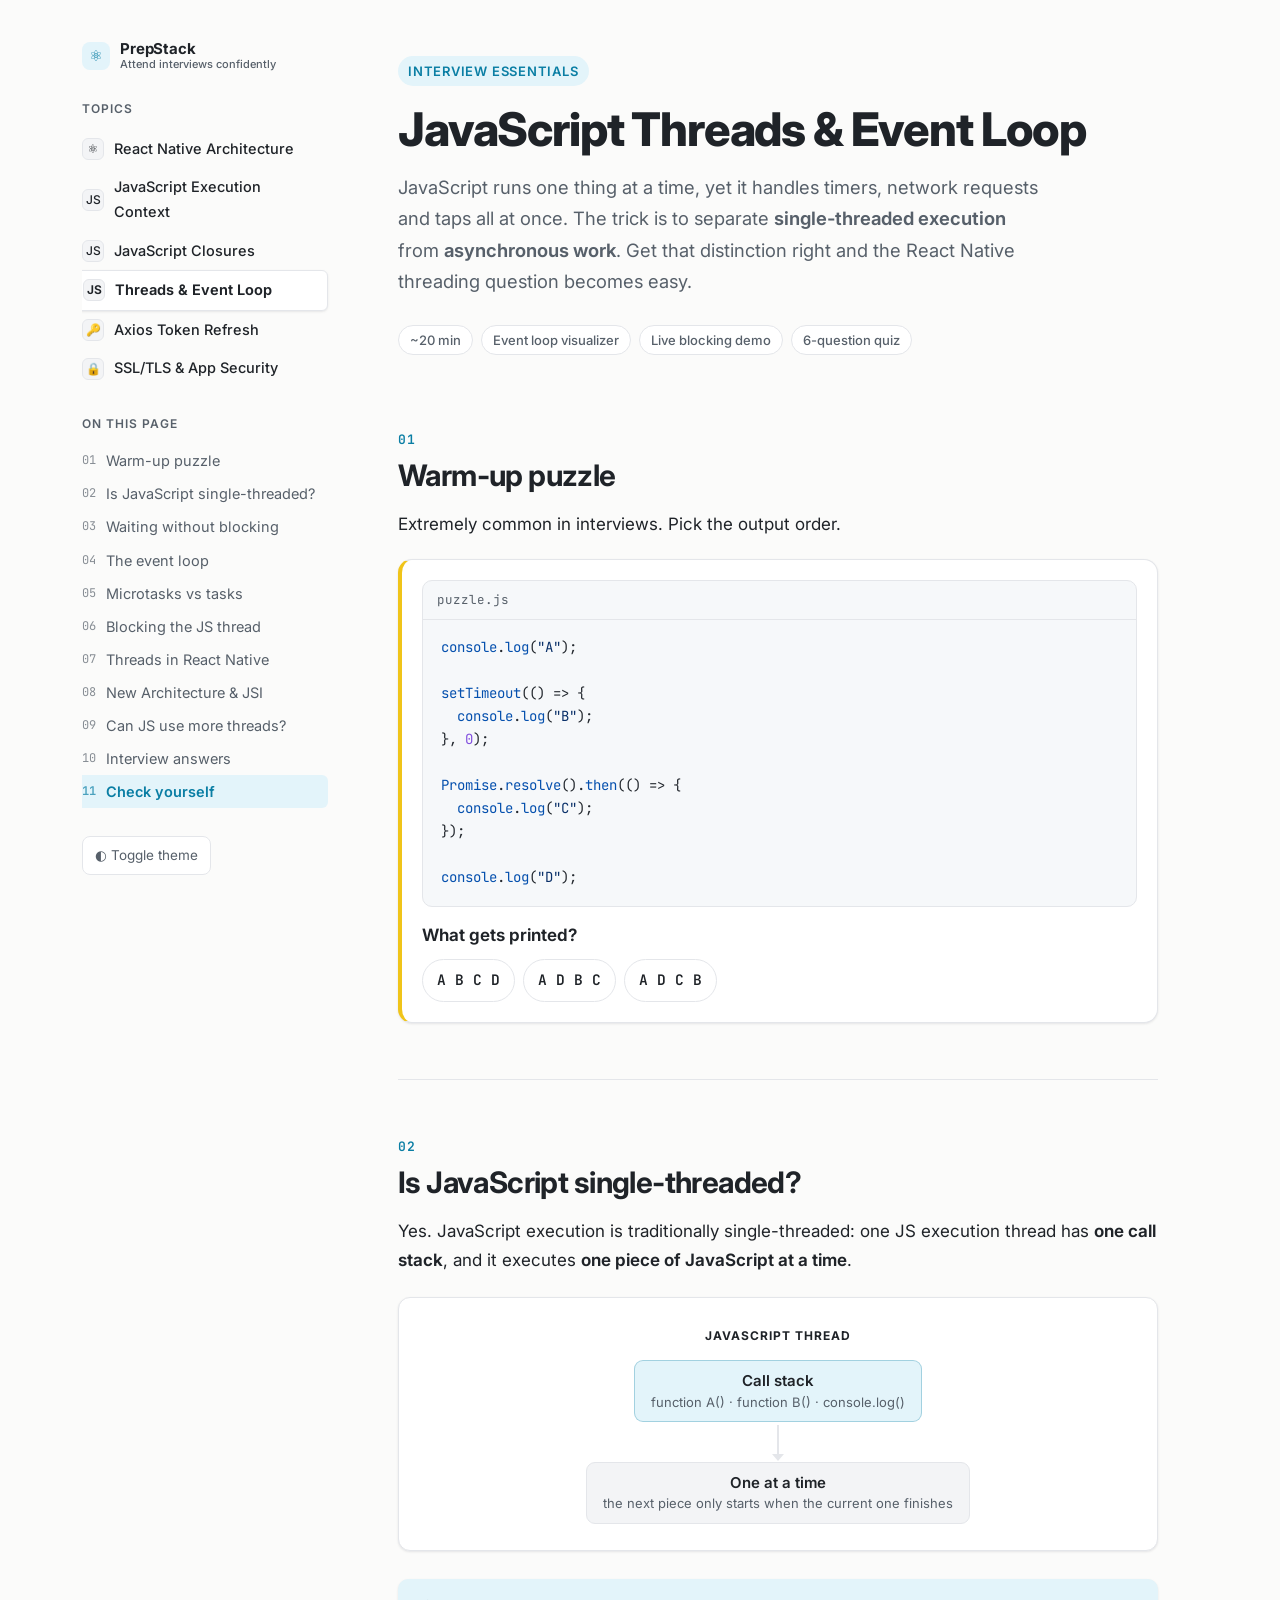
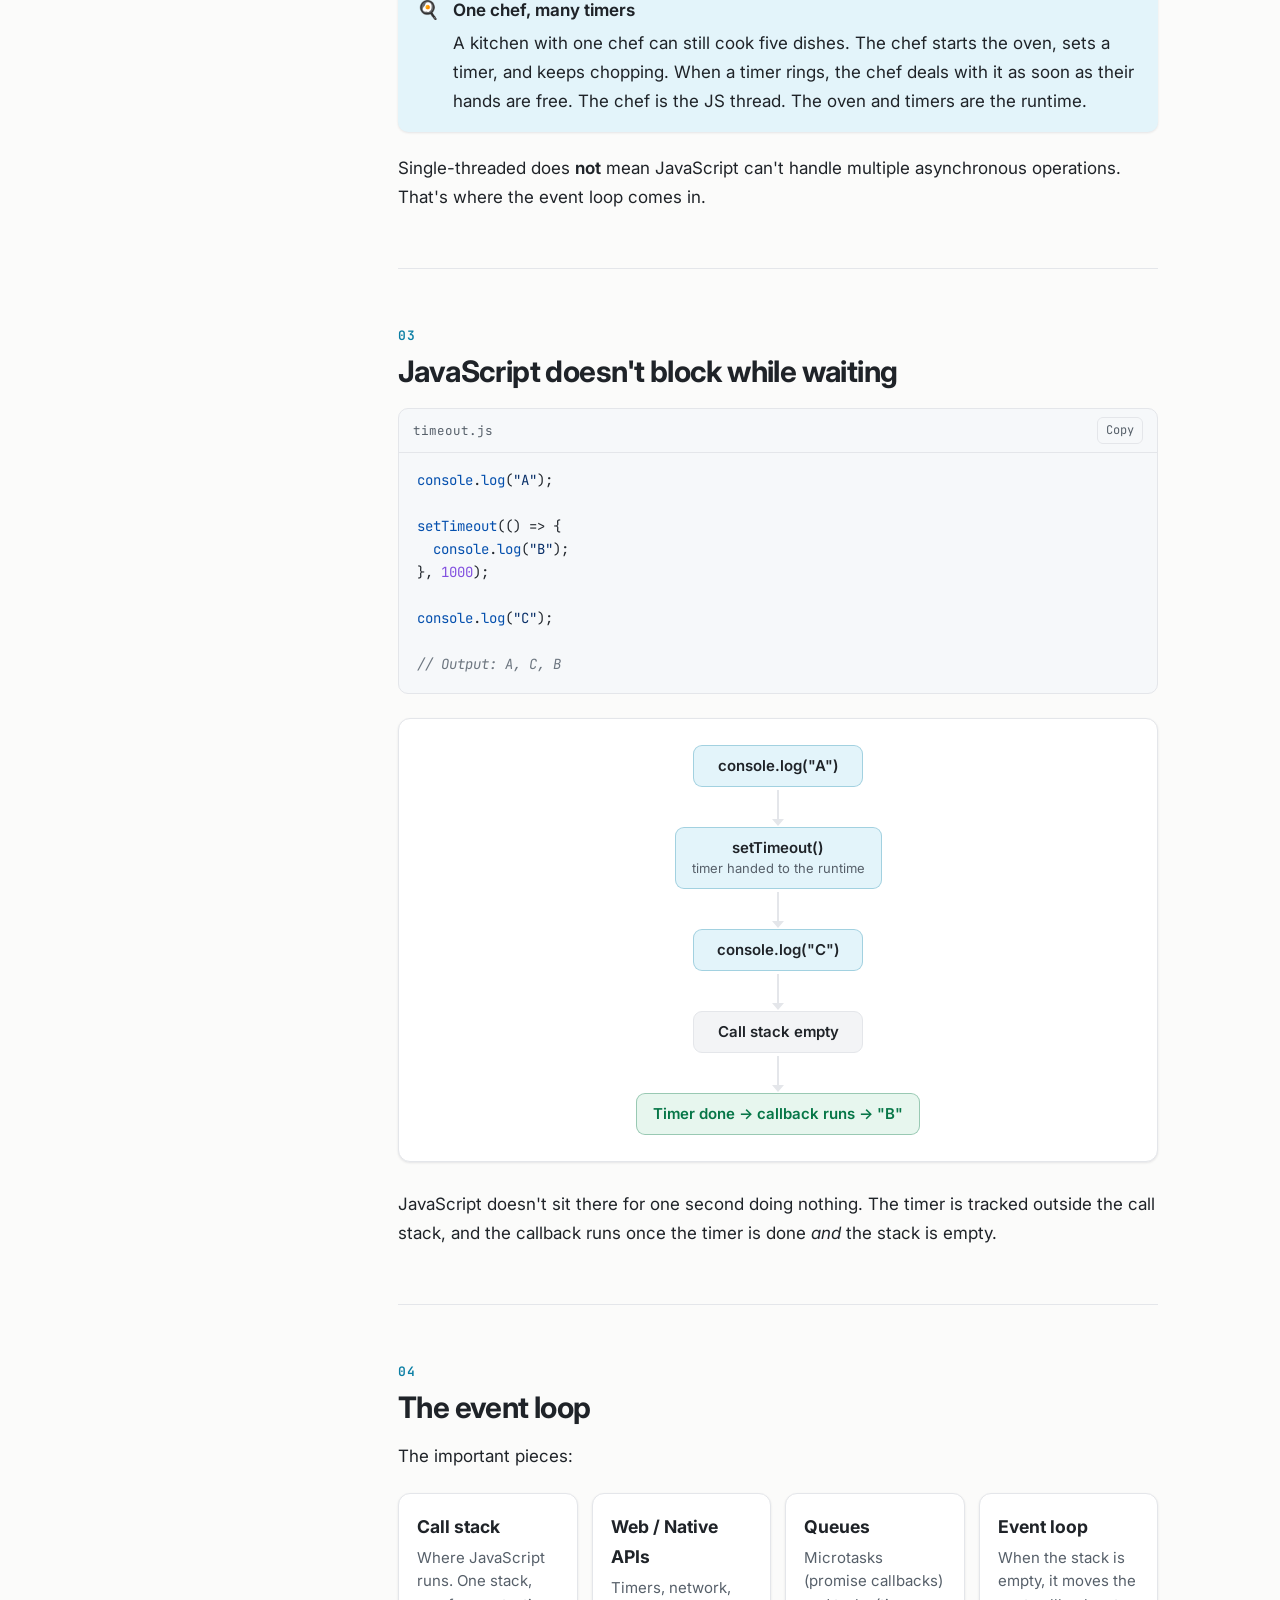
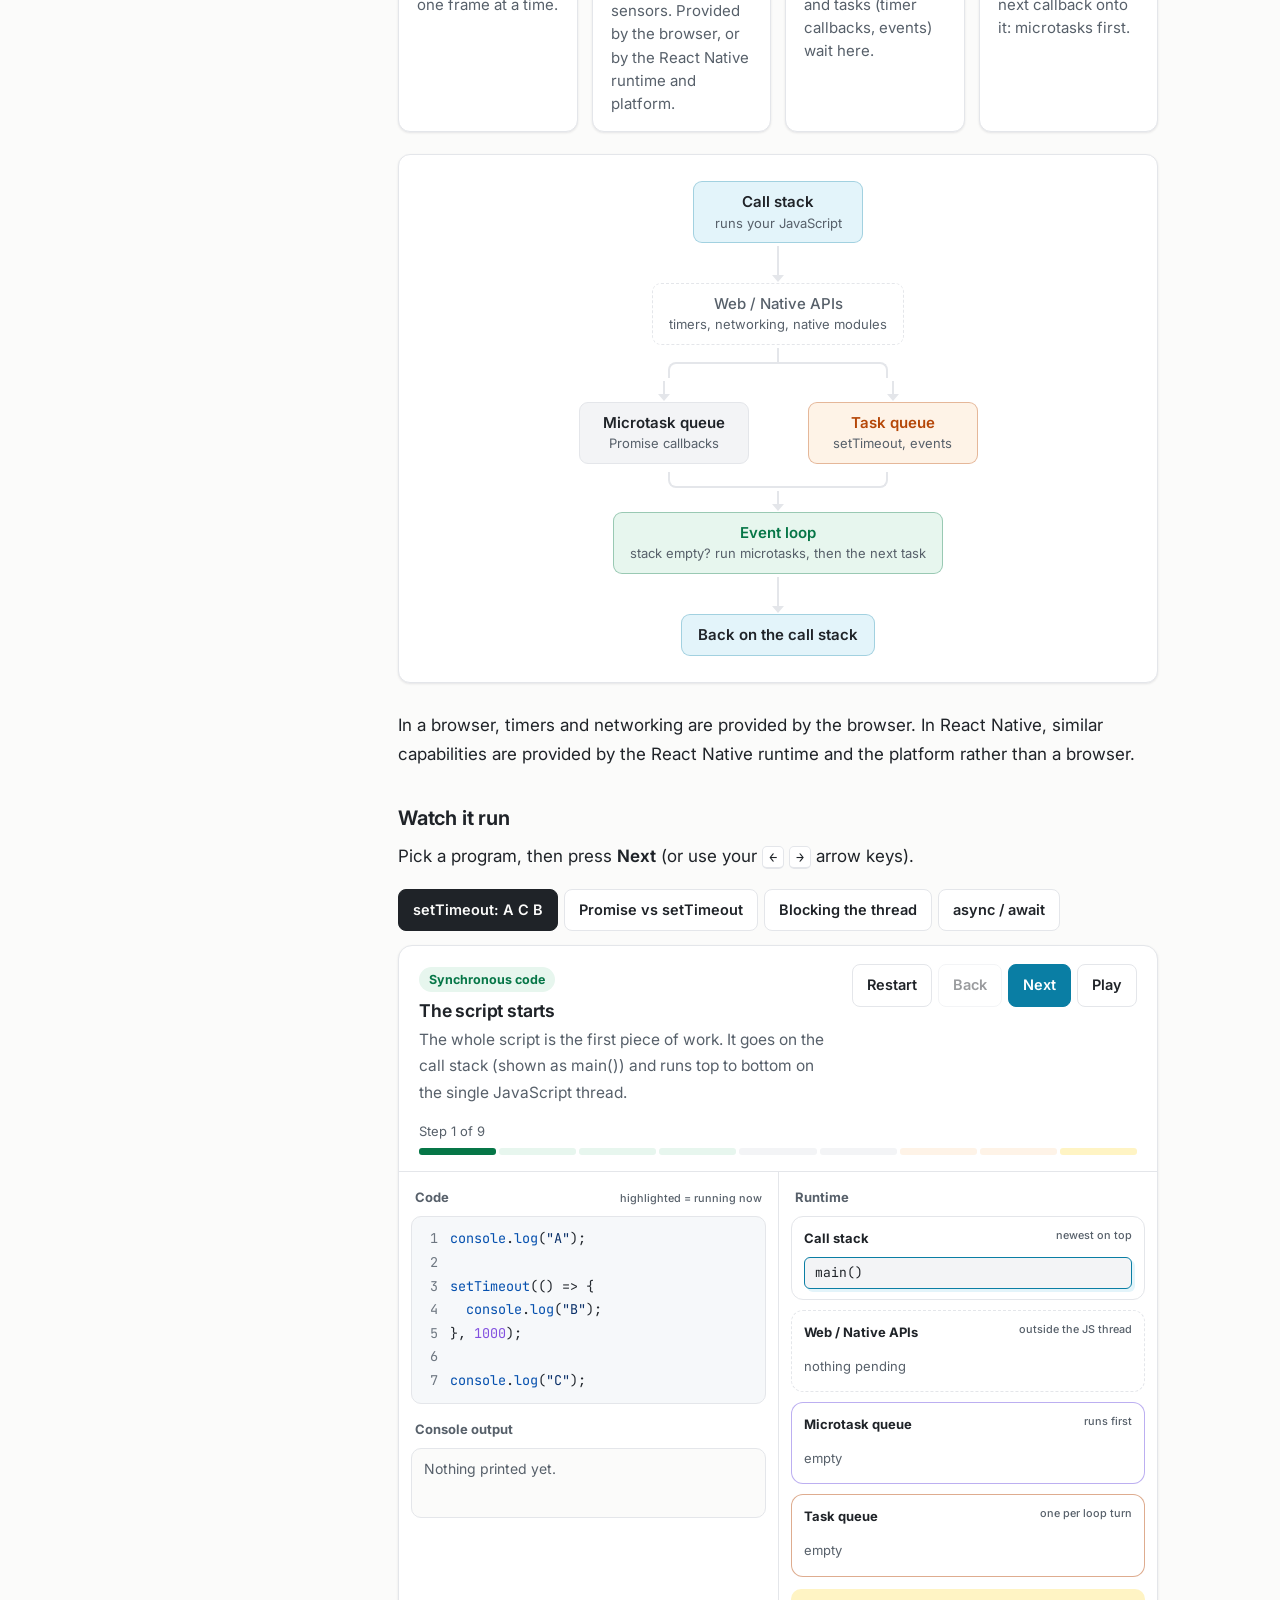
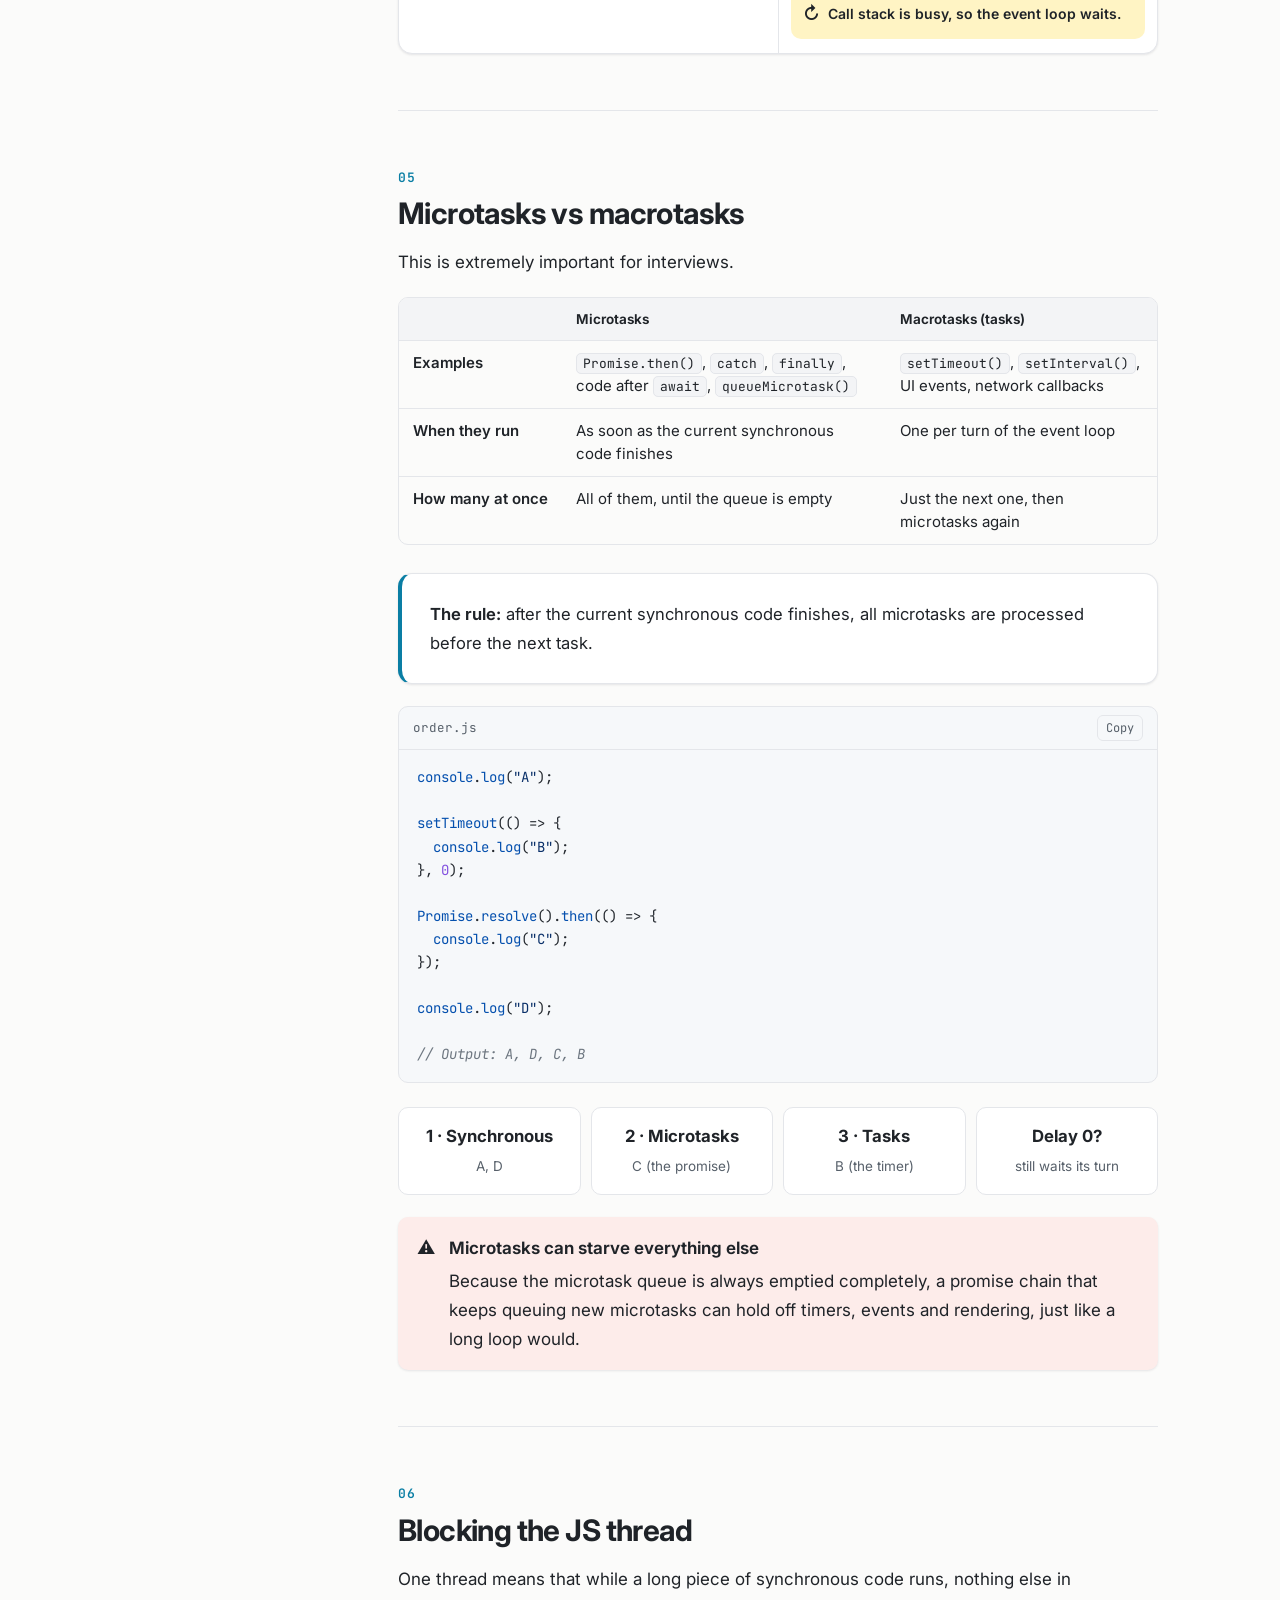
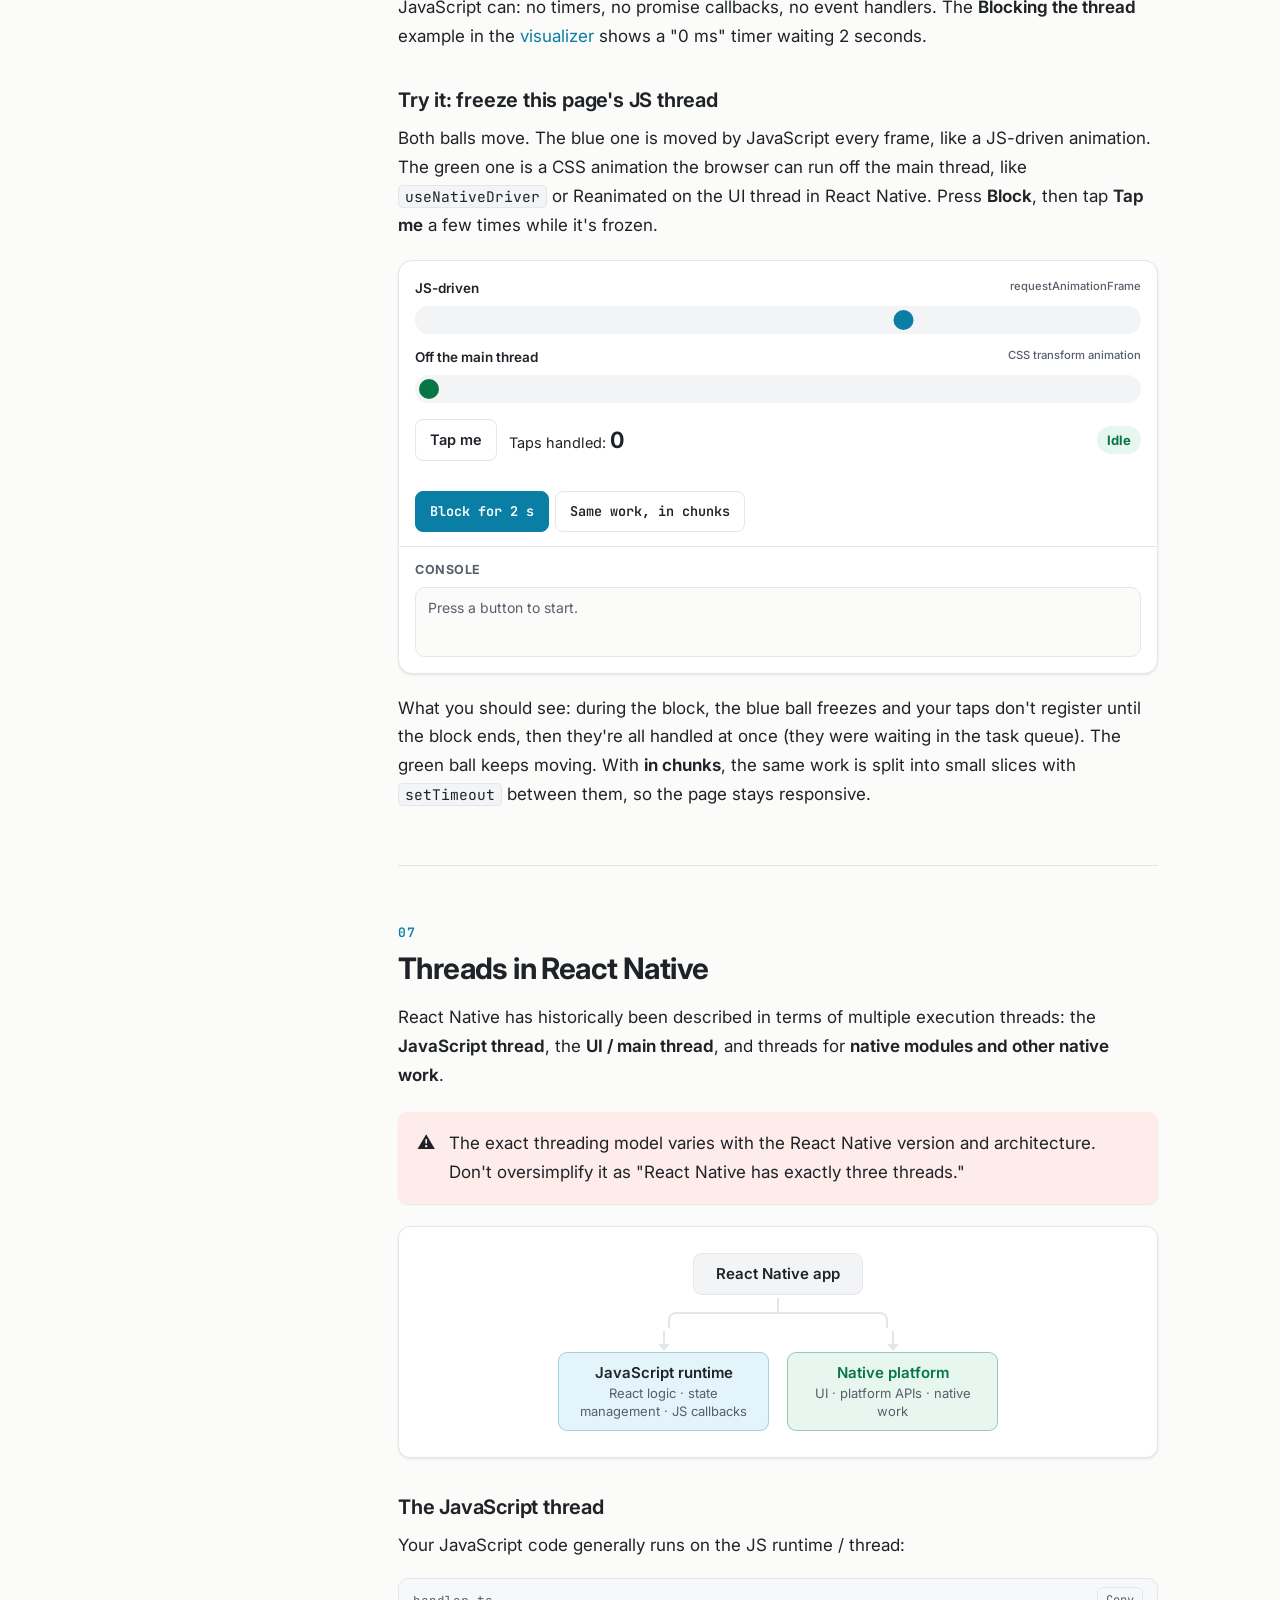
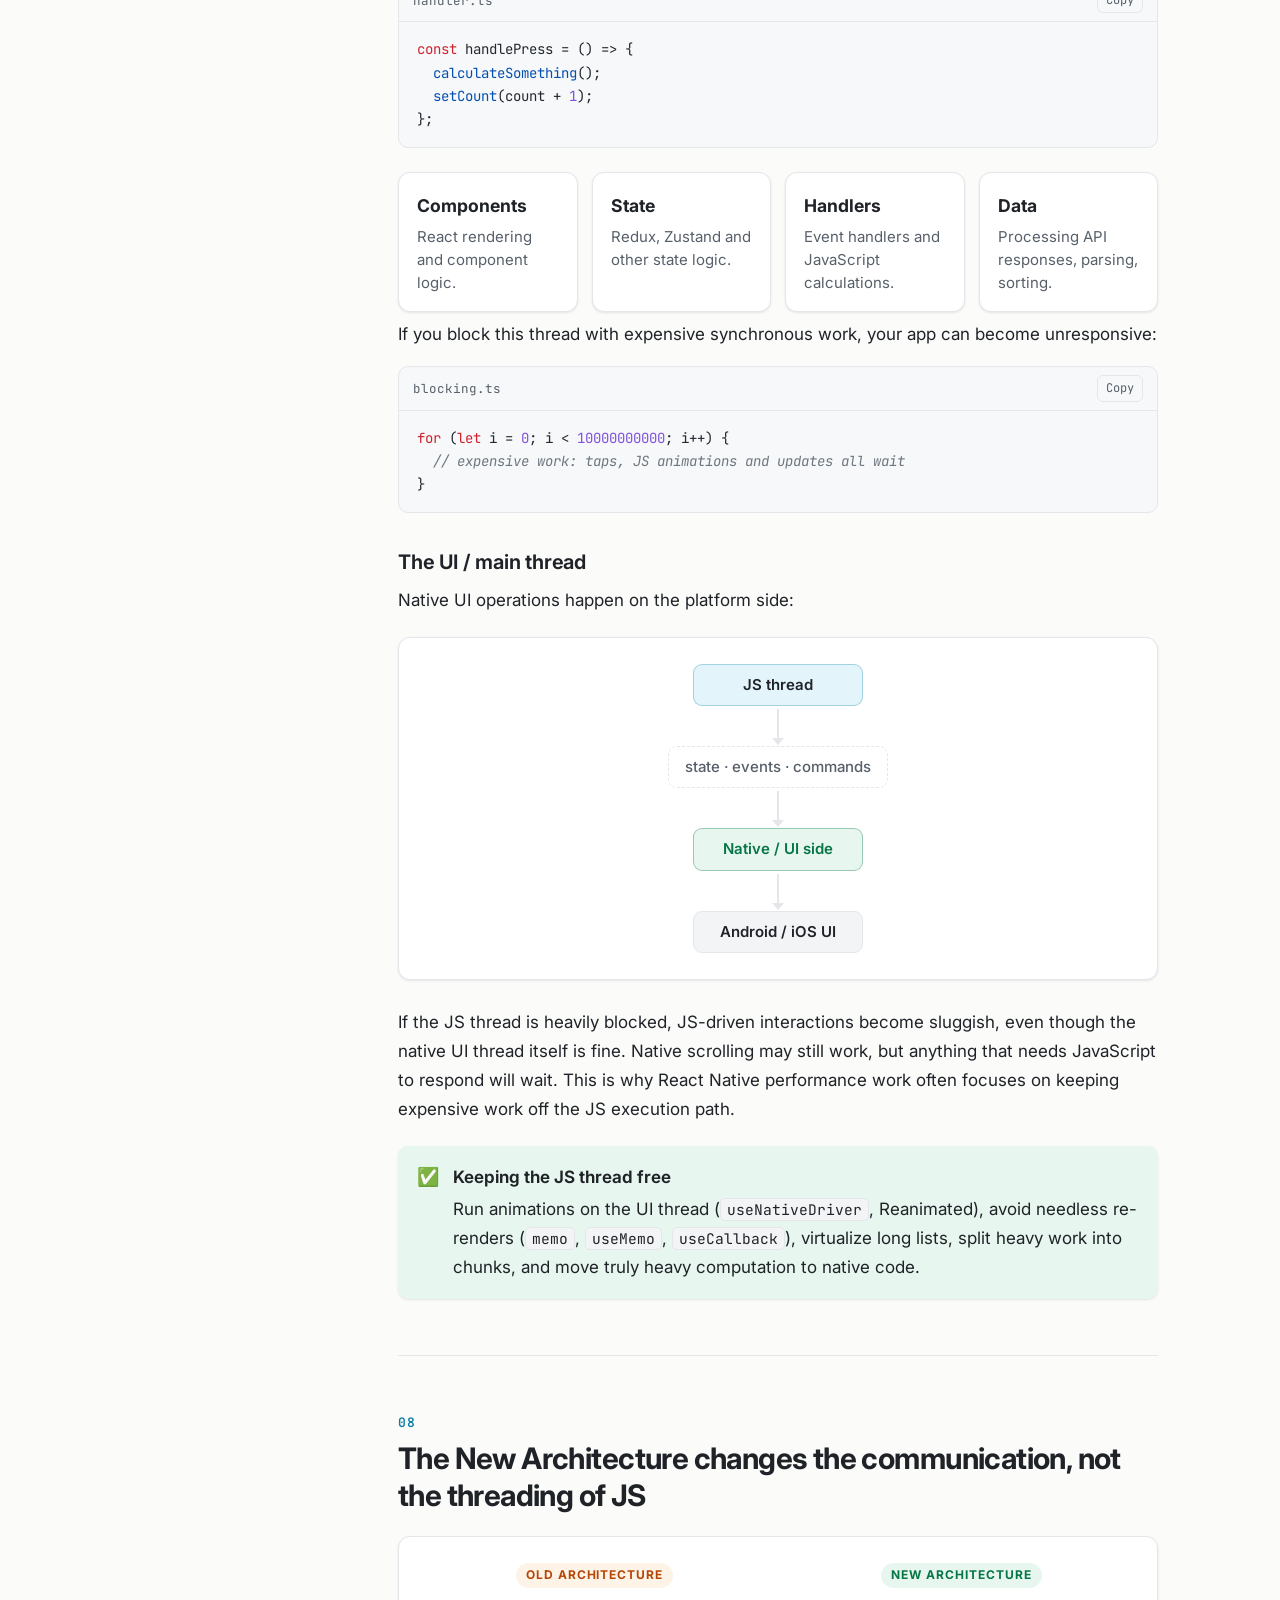
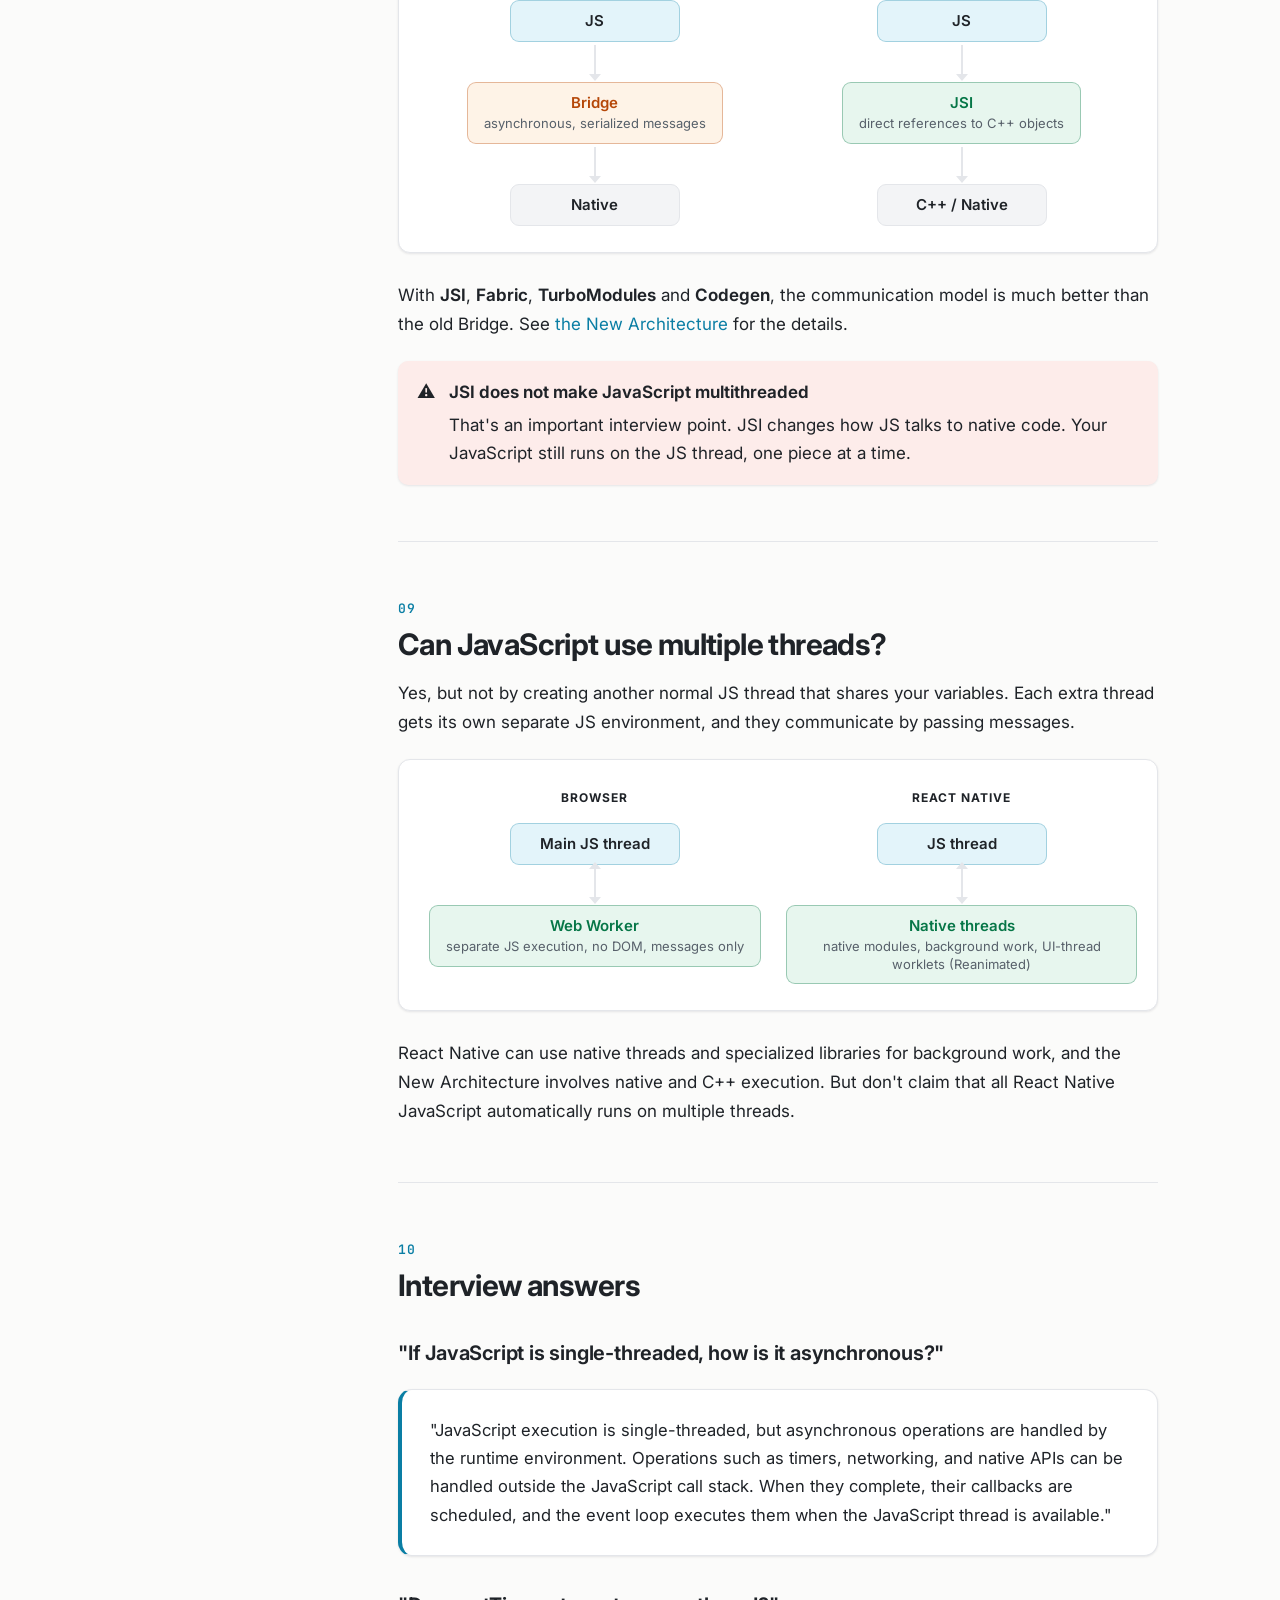
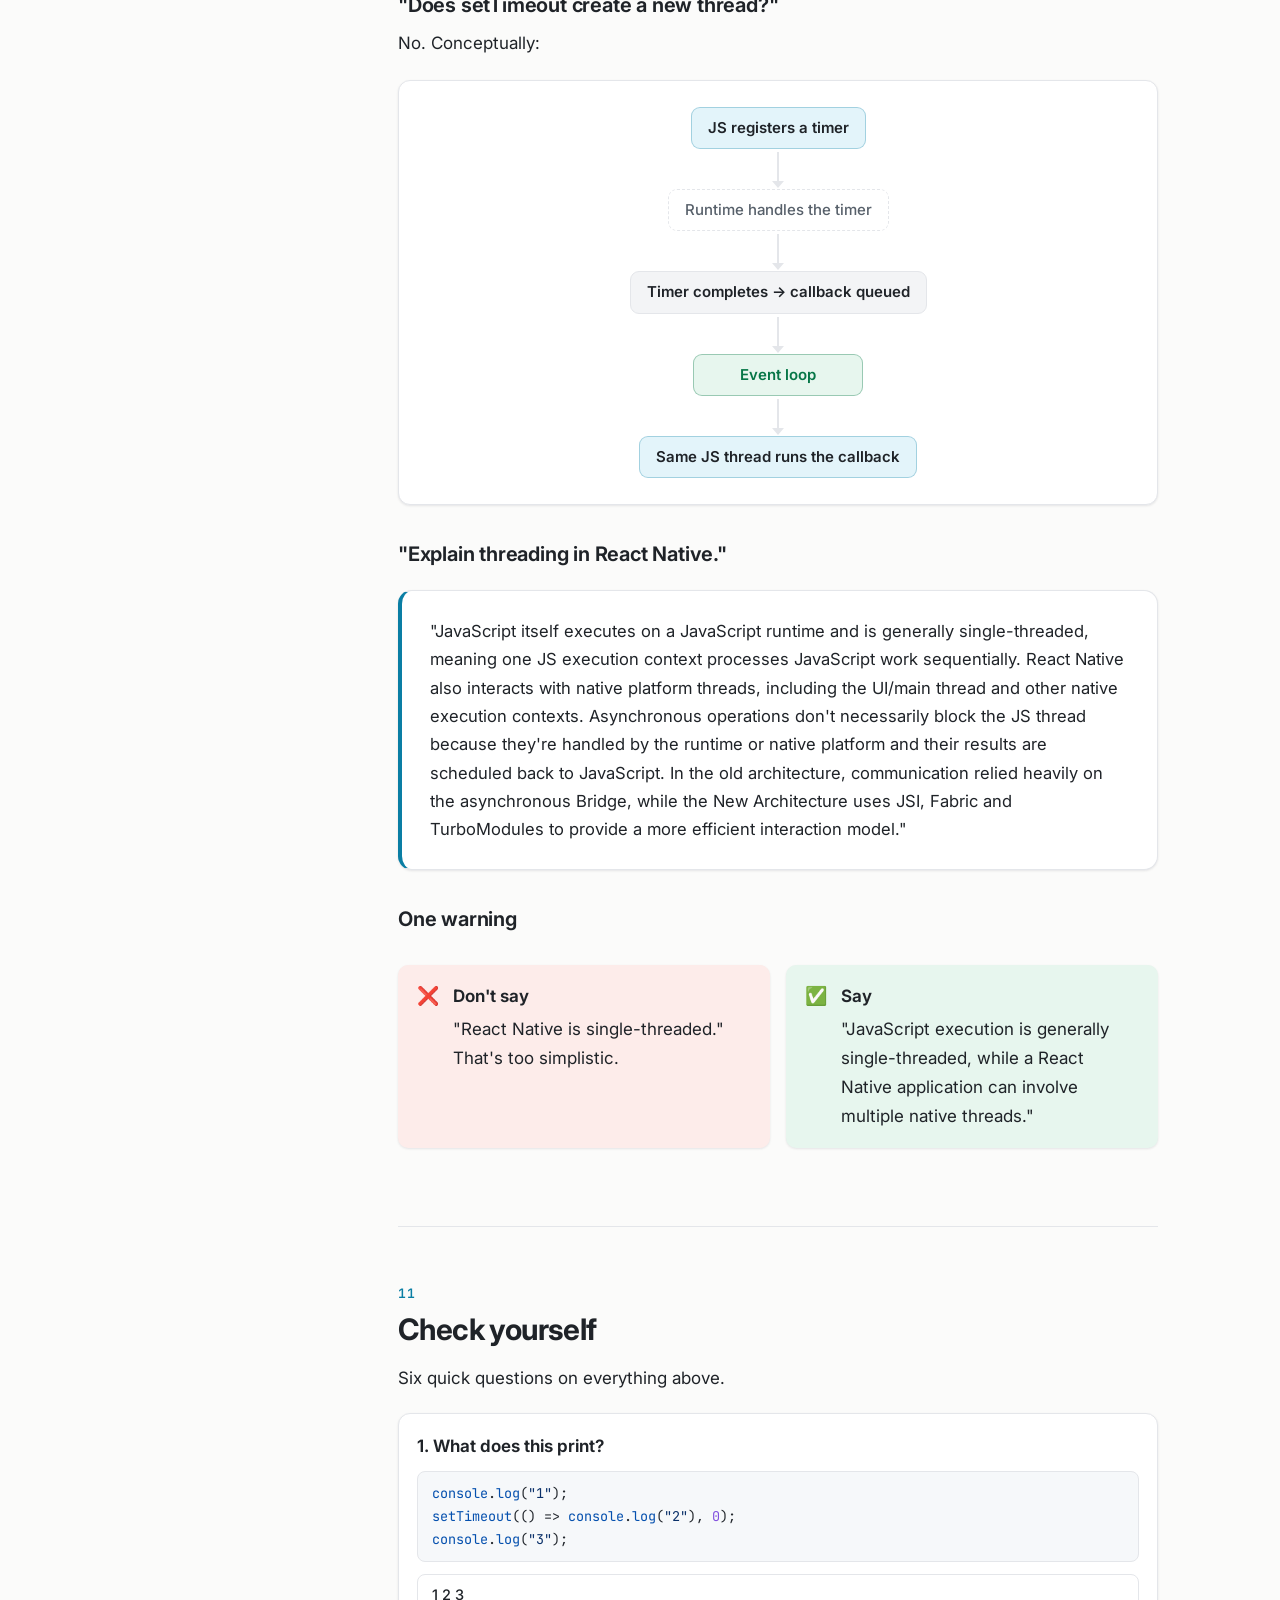
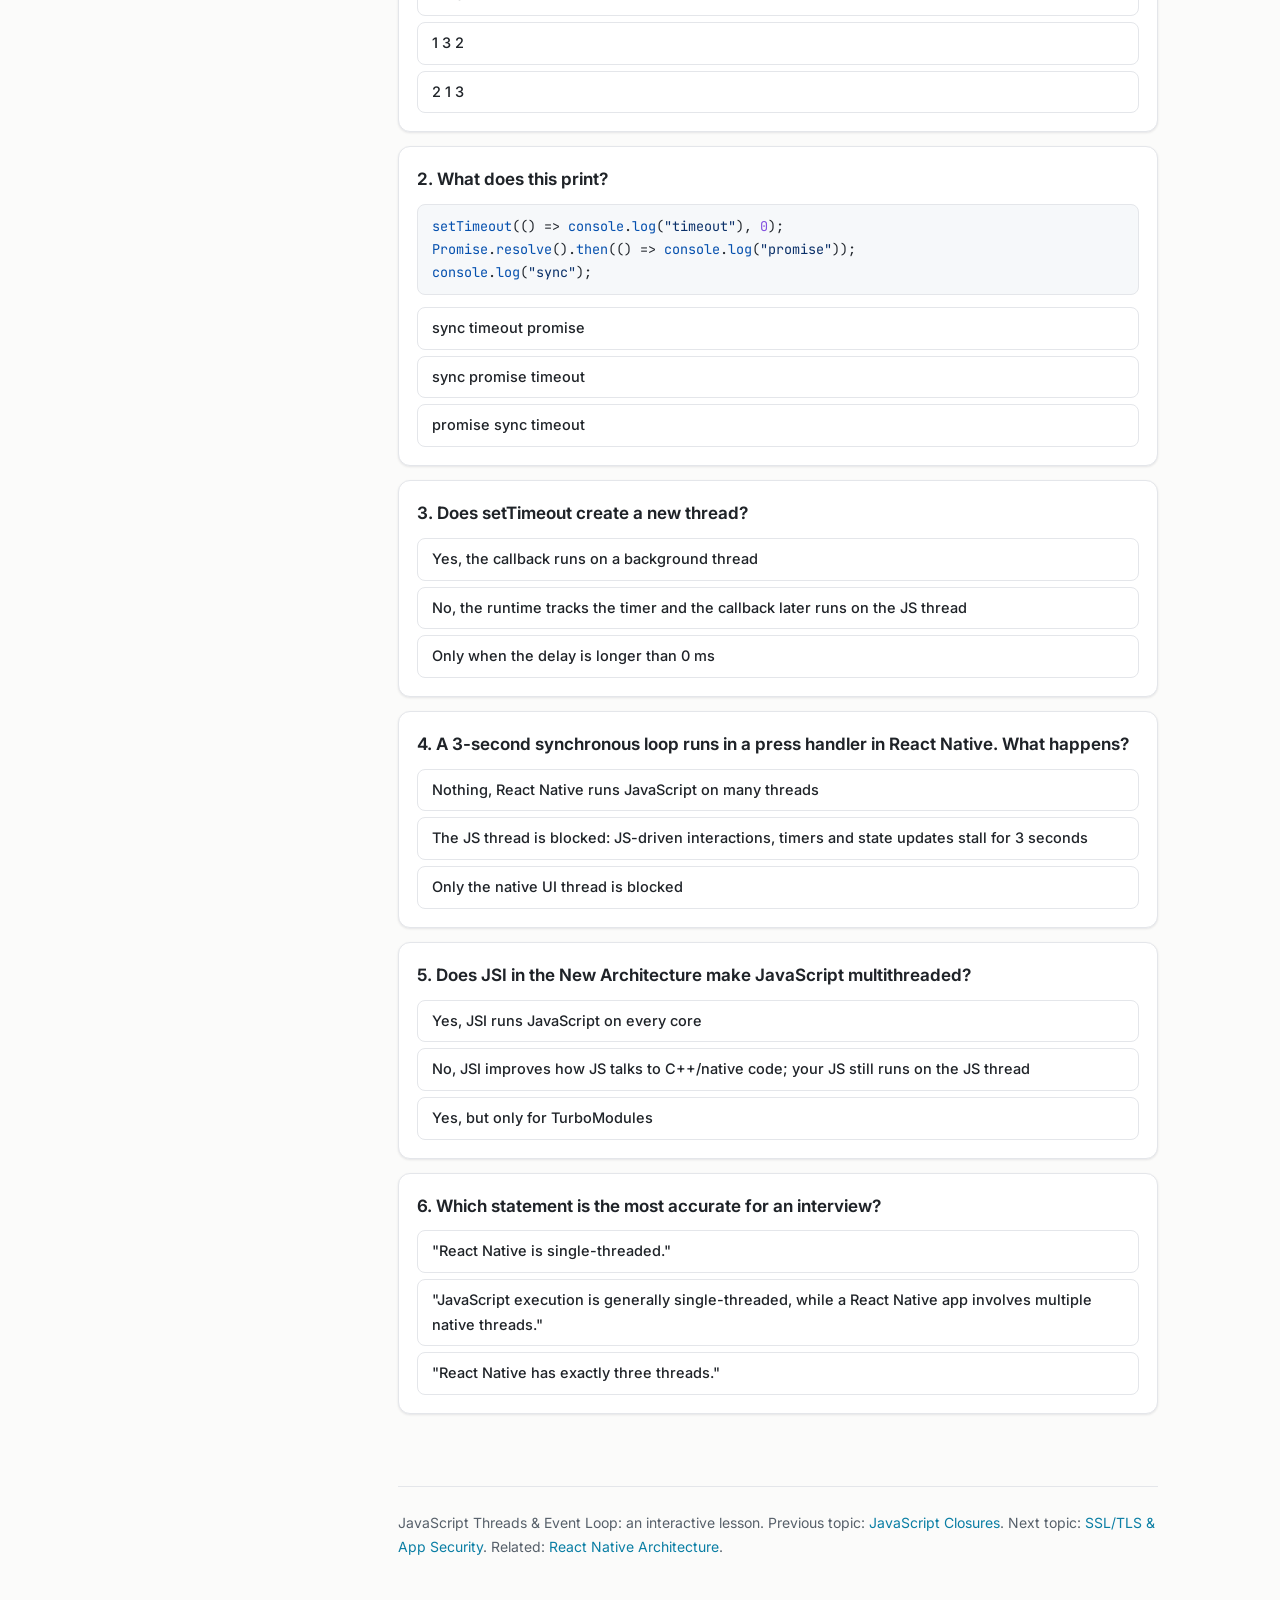
<file: threads.html>
<!doctype html>
<html lang="en">
  <head>
    <meta charset="utf-8" />
    <meta name="viewport" content="width=device-width, initial-scale=1" />
    <title>JavaScript Threads & Event Loop · PrepStack</title>
    <meta
      name="description"
      content="Single-threaded JavaScript vs asynchronous execution: the call stack, event loop, microtasks and tasks, blocking the JS thread, and how threading works in React Native, with a step-by-step event loop visualizer."
    />

    <!-- Fonts -->
    <link rel="preconnect" href="https://fonts.googleapis.com" />
    <link rel="preconnect" href="https://fonts.gstatic.com" crossorigin />
    <link
      rel="stylesheet"
      href="https://fonts.googleapis.com/css2?family=Inter:wght@400;500;600;700;800&family=JetBrains+Mono:wght@400;500;600&display=swap"
    />

    <!-- Styles (css/main.css imports everything else) -->
    <link rel="stylesheet" href="css/main.css?v=2" />

    <!-- Shared site scripts -->
    <script src="js/theme.js?v=2"></script>
    <script src="js/sidebar.js?v=2" defer></script>
    <script src="js/copy-code.js?v=2" defer></script>

    <!-- This page's scripts. Reuses the highlighter and quiz from execution-context.
         Order matters: helpers → data → features -->
    <script src="js/execution-context/highlight.js?v=2" defer></script>
    <script src="js/event-loop/examples.js?v=2" defer></script>
    <script src="js/event-loop/quiz-questions.js?v=2" defer></script>
    <script src="js/event-loop/visualizer.js?v=2" defer></script>
    <script src="js/execution-context/quiz.js?v=2" defer></script>
    <script src="js/event-loop/playgrounds.js?v=2" defer></script>
  </head>
  <body>
    <div class="layout">
      <!-- ============ SIDEBAR ============ -->
      <aside class="sidebar" aria-label="Table of contents">
        <div class="sidebar__brand">
          <span class="sidebar__logo">⚛</span>
          <span class="sidebar__name">
            PrepStack
            <small class="sidebar__tagline">Attend interviews confidently</small>
          </span>
          <button class="sidebar__menu-btn" type="button" aria-expanded="false">
            Contents
          </button>
        </div>

        <nav class="sidebar__nav">
          <!-- Topics: keep this list identical on every page -->
          <p class="sidebar__label">Topics</p>
          <ul class="topics">
            <li><a href="index.html"><span class="topics__icon">⚛</span>React Native Architecture</a></li>
            <li><a href="execution-context.html"><span class="topics__icon">JS</span>JavaScript Execution Context</a></li>
            <li><a href="closures.html"><span class="topics__icon">JS</span>JavaScript Closures</a></li>
            <li><a href="threads.html" aria-current="page"><span class="topics__icon">JS</span>Threads &amp; Event Loop</a></li>
            <li><a href="token-refresh.html"><span class="topics__icon">🔑</span>Axios Token Refresh</a></li>
            <li><a href="ssl-security.html"><span class="topics__icon">🔒</span>SSL/TLS &amp; App Security</a></li>
          </ul>

          <p class="sidebar__label">On this page</p>
          <ol class="toc">
            <li><a href="#warm-up">Warm-up puzzle</a></li>
            <li><a href="#single-threaded">Is JavaScript single-threaded?</a></li>
            <li><a href="#non-blocking">Waiting without blocking</a></li>
            <li><a href="#visualizer">The event loop</a></li>
            <li><a href="#micro-macro">Microtasks vs tasks</a></li>
            <li><a href="#blocking">Blocking the JS thread</a></li>
            <li><a href="#react-native">Threads in React Native</a></li>
            <li><a href="#new-architecture">New Architecture &amp; JSI</a></li>
            <li><a href="#multiple-threads">Can JS use more threads?</a></li>
            <li><a href="#interview">Interview answers</a></li>
            <li><a href="#quiz-section">Check yourself</a></li>
          </ol>
          <button class="theme-toggle" type="button" data-theme-toggle>
            ◐ Toggle theme
          </button>
        </nav>
      </aside>

      <main class="content">
        <!-- ============ HERO ============ -->
        <header class="hero">
          <span class="hero__eyebrow">Interview essentials</span>
          <h1 class="hero__title">JavaScript Threads &amp; Event Loop</h1>
          <p class="hero__lede">
            JavaScript runs one thing at a time, yet it handles timers, network
            requests and taps all at once. The trick is to separate
            <strong>single-threaded execution</strong> from
            <strong>asynchronous work</strong>. Get that distinction right and
            the React Native threading question becomes easy.
          </p>
          <div class="chips">
            <span class="chip">~20 min</span>
            <span class="chip">Event loop visualizer</span>
            <span class="chip">Live blocking demo</span>
            <span class="chip">6-question quiz</span>
          </div>
        </header>

        <!-- ============ 01 · WARM-UP PUZZLE ============ -->
        <section class="section" id="warm-up">
          <div class="section__num">01</div>
          <h2>Warm-up puzzle</h2>
          <p>Extremely common in interviews. Pick the output order.</p>

          <div class="puzzle" id="puzzle">
            <div class="code-block">
              <div class="code-block__head"><span>puzzle.js</span></div>
              <pre><code><span class="tok-fn">console</span>.<span class="tok-fn">log</span>(<span class="tok-string">"A"</span>);

<span class="tok-fn">setTimeout</span>(() =&gt; {
  <span class="tok-fn">console</span>.<span class="tok-fn">log</span>(<span class="tok-string">"B"</span>);
}, <span class="tok-type">0</span>);

<span class="tok-fn">Promise</span>.<span class="tok-fn">resolve</span>().<span class="tok-fn">then</span>(() =&gt; {
  <span class="tok-fn">console</span>.<span class="tok-fn">log</span>(<span class="tok-string">"C"</span>);
});

<span class="tok-fn">console</span>.<span class="tok-fn">log</span>(<span class="tok-string">"D"</span>);</code></pre>
            </div>
            <div class="puzzle__question">What gets printed?</div>
            <div class="puzzle__choices">
              <button class="btn" type="button" data-answer="ABCD">A B C D</button>
              <button class="btn" type="button" data-answer="ADBC">A D B C</button>
              <button class="btn" type="button" data-answer="ADCB">A D C B</button>
            </div>
            <p class="puzzle__feedback" aria-live="polite"></p>
          </div>
        </section>

        <!-- ============ 02 · SINGLE-THREADED ============ -->
        <section class="section" id="single-threaded">
          <div class="section__num">02</div>
          <h2>Is JavaScript single-threaded?</h2>
          <p>
            Yes. JavaScript execution is traditionally single-threaded: one JS
            execution thread has <strong>one call stack</strong>, and it
            executes <strong>one piece of JavaScript at a time</strong>.
          </p>

          <figure class="diagram">
            <div class="flow">
              <span class="flow__label">JavaScript thread</span>
              <div class="node node--js">Call stack<small>function A() · function B() · console.log()</small></div>
              <div class="arrow"></div>
              <div class="node">One at a time<small>the next piece only starts when the current one finishes</small></div>
            </div>
          </figure>

          <div class="callout callout--tip">
            <div class="callout__icon">🍳</div>
            <div>
              <p class="callout__title">One chef, many timers</p>
              <p>
                A kitchen with one chef can still cook five dishes. The chef
                starts the oven, sets a timer, and keeps chopping. When a timer
                rings, the chef deals with it as soon as their hands are free.
                The chef is the JS thread. The oven and timers are the runtime.
              </p>
            </div>
          </div>

          <p>
            Single-threaded does <strong>not</strong> mean JavaScript can't
            handle multiple asynchronous operations. That's where the event
            loop comes in.
          </p>
        </section>

        <!-- ============ 03 · NON-BLOCKING ============ -->
        <section class="section" id="non-blocking">
          <div class="section__num">03</div>
          <h2>JavaScript doesn't block while waiting</h2>

          <div class="code-block">
            <div class="code-block__head">
              <span>timeout.js</span
              ><button class="code-block__copy" type="button">Copy</button>
            </div>
            <pre><code><span class="tok-fn">console</span>.<span class="tok-fn">log</span>(<span class="tok-string">"A"</span>);

<span class="tok-fn">setTimeout</span>(() =&gt; {
  <span class="tok-fn">console</span>.<span class="tok-fn">log</span>(<span class="tok-string">"B"</span>);
}, <span class="tok-type">1000</span>);

<span class="tok-fn">console</span>.<span class="tok-fn">log</span>(<span class="tok-string">"C"</span>);

<span class="tok-comment">// Output: A, C, B</span></code></pre>
          </div>

          <figure class="diagram">
            <div class="flow">
              <div class="node node--js">console.log("A")</div>
              <div class="arrow"></div>
              <div class="node node--js">setTimeout()<small>timer handed to the runtime</small></div>
              <div class="arrow"></div>
              <div class="node node--js">console.log("C")</div>
              <div class="arrow"></div>
              <div class="node">Call stack empty</div>
              <div class="arrow"></div>
              <div class="node node--new">Timer done → callback runs → "B"</div>
            </div>
          </figure>

          <p>
            JavaScript doesn't sit there for one second doing nothing. The
            timer is tracked outside the call stack, and the callback runs
            once the timer is done <em>and</em> the stack is empty.
          </p>
        </section>

        <!-- ============ 04 · EVENT LOOP ============ -->
        <section class="section" id="visualizer">
          <div class="section__num">04</div>
          <h2>The event loop</h2>
          <p>The important pieces:</p>

          <div class="cards cards--4">
            <div class="card">
              <div class="card__title">Call stack</div>
              <p>Where JavaScript runs. One stack, one frame at a time.</p>
            </div>
            <div class="card">
              <div class="card__title">Web / Native APIs</div>
              <p>Timers, network, sensors. Provided by the browser, or by the React Native runtime and platform.</p>
            </div>
            <div class="card">
              <div class="card__title">Queues</div>
              <p>Microtasks (promise callbacks) and tasks (timer callbacks, events) wait here.</p>
            </div>
            <div class="card">
              <div class="card__title">Event loop</div>
              <p>When the stack is empty, it moves the next callback onto it: microtasks first.</p>
            </div>
          </div>

          <figure class="diagram">
            <div class="flow">
              <div class="node node--js">Call stack<small>runs your JavaScript</small></div>
              <div class="arrow"></div>
              <div class="node node--ghost">Web / Native APIs<small>timers, networking, native modules</small></div>
              <div class="arrow arrow--stem"></div>
              <div class="fork"></div>
              <div class="branch">
                <div class="flow">
                  <div class="arrow arrow--short"></div>
                  <div class="node">Microtask queue<small>Promise callbacks</small></div>
                </div>
                <div class="flow">
                  <div class="arrow arrow--short"></div>
                  <div class="node node--old">Task queue<small>setTimeout, events</small></div>
                </div>
              </div>
              <div class="join"></div>
              <div class="arrow arrow--short"></div>
              <div class="node node--new">Event loop<small>stack empty? run microtasks, then the next task</small></div>
              <div class="arrow"></div>
              <div class="node node--js">Back on the call stack</div>
            </div>
          </figure>

          <p>
            In a browser, timers and networking are provided by the browser.
            In React Native, similar capabilities are provided by the React
            Native runtime and the platform rather than a browser.
          </p>

          <h3>Watch it run</h3>
          <p>
            Pick a program, then press <strong>Next</strong> (or use your
            <kbd>←</kbd> <kbd>→</kbd> arrow keys).
          </p>

          <!-- Filled by js/event-loop/visualizer.js -->
          <div class="viz-tabs" id="loopTabs" role="tablist"></div>

          <div class="viz" id="loopViz">
            <div class="viz__narration">
              <div aria-live="polite">
                <span class="phase-tag" id="loopPhase">Synchronous code</span>
                <h3 class="viz__title" id="loopTitle"></h3>
                <p class="viz__text" id="loopText"></p>
              </div>
              <div class="viz__controls">
                <button class="btn" type="button" id="loopRestart">Restart</button>
                <button class="btn" type="button" id="loopPrev">Back</button>
                <button class="btn btn--primary" type="button" id="loopNext">Next</button>
                <button class="btn" type="button" id="loopPlay">Play</button>
              </div>
            </div>
            <div class="viz__count" id="loopCount"></div>
            <div class="viz__progress" id="loopProgress"></div>

            <div class="viz__stage">
              <div class="viz__panel">
                <div class="viz__panel-title">Code <small>highlighted = running now</small></div>
                <div class="code-lines" id="loopCode"></div>
                <div class="viz__panel-title">Console output</div>
                <div class="console" id="loopConsole"></div>
              </div>

              <div class="viz__panel">
                <div class="viz__panel-title">Runtime</div>
                <div class="lanes">
                  <div class="lane lane--stack">
                    <div class="lane__title">Call stack <small>newest on top</small></div>
                    <div class="lane__items" id="loopStack"></div>
                  </div>
                  <div class="lane lane--apis">
                    <div class="lane__title">Web / Native APIs <small>outside the JS thread</small></div>
                    <div class="lane__items" id="loopApis"></div>
                  </div>
                  <div class="lane lane--micro">
                    <div class="lane__title">Microtask queue <small>runs first</small></div>
                    <div class="lane__items" id="loopMicro"></div>
                  </div>
                  <div class="lane lane--tasks">
                    <div class="lane__title">Task queue <small>one per loop turn</small></div>
                    <div class="lane__items" id="loopTasks"></div>
                  </div>
                </div>
                <div class="loop-status" id="loopStatus" aria-live="polite"></div>
              </div>
            </div>
          </div>
        </section>

        <!-- ============ 05 · MICROTASKS VS TASKS ============ -->
        <section class="section" id="micro-macro">
          <div class="section__num">05</div>
          <h2>Microtasks vs macrotasks</h2>
          <p>This is extremely important for interviews.</p>

          <div class="table-wrap">
            <table>
              <thead>
                <tr><th></th><th>Microtasks</th><th>Macrotasks (tasks)</th></tr>
              </thead>
              <tbody>
                <tr><td>Examples</td><td><code>Promise.then()</code>, <code>catch</code>, <code>finally</code>, code after <code>await</code>, <code>queueMicrotask()</code></td><td><code>setTimeout()</code>, <code>setInterval()</code>, UI events, network callbacks</td></tr>
                <tr><td>When they run</td><td>As soon as the current synchronous code finishes</td><td>One per turn of the event loop</td></tr>
                <tr><td>How many at once</td><td>All of them, until the queue is empty</td><td>Just the next one, then microtasks again</td></tr>
              </tbody>
            </table>
          </div>

          <blockquote class="answer">
            <p>
              <strong>The rule:</strong> after the current synchronous code
              finishes, all microtasks are processed before the next task.
            </p>
          </blockquote>

          <div class="code-block">
            <div class="code-block__head">
              <span>order.js</span
              ><button class="code-block__copy" type="button">Copy</button>
            </div>
            <pre><code><span class="tok-fn">console</span>.<span class="tok-fn">log</span>(<span class="tok-string">"A"</span>);

<span class="tok-fn">setTimeout</span>(() =&gt; {
  <span class="tok-fn">console</span>.<span class="tok-fn">log</span>(<span class="tok-string">"B"</span>);
}, <span class="tok-type">0</span>);

<span class="tok-fn">Promise</span>.<span class="tok-fn">resolve</span>().<span class="tok-fn">then</span>(() =&gt; {
  <span class="tok-fn">console</span>.<span class="tok-fn">log</span>(<span class="tok-string">"C"</span>);
});

<span class="tok-fn">console</span>.<span class="tok-fn">log</span>(<span class="tok-string">"D"</span>);

<span class="tok-comment">// Output: A, D, C, B</span></code></pre>
          </div>

          <div class="cheat-sheet">
            <div><b>1 · Synchronous</b><span>A, D</span></div>
            <div><b>2 · Microtasks</b><span>C (the promise)</span></div>
            <div><b>3 · Tasks</b><span>B (the timer)</span></div>
            <div><b>Delay 0?</b><span>still waits its turn</span></div>
          </div>

          <div class="callout callout--warn">
            <div class="callout__icon">⚠️</div>
            <div>
              <p class="callout__title">Microtasks can starve everything else</p>
              <p>
                Because the microtask queue is always emptied completely, a
                promise chain that keeps queuing new microtasks can hold off
                timers, events and rendering, just like a long loop would.
              </p>
            </div>
          </div>
        </section>

        <!-- ============ 06 · BLOCKING ============ -->
        <section class="section" id="blocking">
          <div class="section__num">06</div>
          <h2>Blocking the JS thread</h2>
          <p>
            One thread means that while a long piece of synchronous code runs,
            nothing else in JavaScript can: no timers, no promise callbacks, no
            event handlers. The <strong>Blocking the thread</strong> example in
            the <a href="#visualizer">visualizer</a> shows a "0 ms" timer
            waiting 2 seconds.
          </p>

          <h3>Try it: freeze this page's JS thread</h3>
          <p>
            Both balls move. The blue one is moved by JavaScript every frame,
            like a JS-driven animation. The green one is a CSS animation the
            browser can run off the main thread, like
            <code>useNativeDriver</code> or Reanimated on the UI thread in
            React Native. Press <strong>Block</strong>, then tap
            <strong>Tap me</strong> a few times while it's frozen.
          </p>

          <div class="playground block-demo" id="blockDemo">
            <div class="block-demo__tracks">
              <div class="track">
                <div class="track__label">JS-driven <small>requestAnimationFrame</small></div>
                <div class="track__rail"><div class="track__runner" data-js-runner><div class="track__ball"></div></div></div>
              </div>
              <div class="track">
                <div class="track__label">Off the main thread <small>CSS transform animation</small></div>
                <div class="track__rail"><div class="track__runner track__runner--css"><div class="track__ball"></div></div></div>
              </div>
            </div>
            <div class="block-demo__taps">
              <button class="btn" type="button" data-tap>Tap me</button>
              <span>Taps handled: <b data-tap-count>0</b></span>
              <span class="block-demo__status" data-status>Idle</span>
            </div>
            <div class="playground__bar">
              <button class="btn btn--primary" type="button" data-block>Block for 2 s</button>
              <button class="btn" type="button" data-chunk>Same work, in chunks</button>
            </div>
            <div class="playground__label">Console</div>
            <div class="console" aria-live="polite"><div class="console__empty">Press a button to start.</div></div>
          </div>

          <p>
            What you should see: during the block, the blue ball freezes and
            your taps don't register until the block ends, then they're all
            handled at once (they were waiting in the task queue). The green
            ball keeps moving. With <strong>in chunks</strong>, the same work
            is split into small slices with <code>setTimeout</code> between
            them, so the page stays responsive.
          </p>
        </section>

        <!-- ============ 07 · REACT NATIVE ============ -->
        <section class="section" id="react-native">
          <div class="section__num">07</div>
          <h2>Threads in React Native</h2>
          <p>
            React Native has historically been described in terms of multiple
            execution threads: the <strong>JavaScript thread</strong>, the
            <strong>UI / main thread</strong>, and threads for
            <strong>native modules and other native work</strong>.
          </p>

          <div class="callout callout--warn">
            <div class="callout__icon">⚠️</div>
            <div>
              <p>
                The exact threading model varies with the React Native version
                and architecture. Don't oversimplify it as "React Native has
                exactly three threads."
              </p>
            </div>
          </div>

          <figure class="diagram">
            <div class="flow">
              <div class="node">React Native app</div>
              <div class="arrow arrow--stem"></div>
              <div class="fork"></div>
              <div class="branch">
                <div class="flow">
                  <div class="arrow arrow--short"></div>
                  <div class="node node--js node--fluid">JavaScript runtime<small>React logic · state management · JS callbacks</small></div>
                </div>
                <div class="flow">
                  <div class="arrow arrow--short"></div>
                  <div class="node node--new node--fluid">Native platform<small>UI · platform APIs · native work</small></div>
                </div>
              </div>
            </div>
          </figure>

          <h3>The JavaScript thread</h3>
          <p>Your JavaScript code generally runs on the JS runtime / thread:</p>
          <div class="code-block">
            <div class="code-block__head">
              <span>handler.ts</span
              ><button class="code-block__copy" type="button">Copy</button>
            </div>
            <pre><code><span class="tok-keyword">const</span> handlePress = () =&gt; {
  <span class="tok-fn">calculateSomething</span>();
  <span class="tok-fn">setCount</span>(count + <span class="tok-type">1</span>);
};</code></pre>
          </div>

          <div class="cards cards--4">
            <div class="card"><div class="card__title">Components</div><p>React rendering and component logic.</p></div>
            <div class="card"><div class="card__title">State</div><p>Redux, Zustand and other state logic.</p></div>
            <div class="card"><div class="card__title">Handlers</div><p>Event handlers and JavaScript calculations.</p></div>
            <div class="card"><div class="card__title">Data</div><p>Processing API responses, parsing, sorting.</p></div>
          </div>

          <p>If you block this thread with expensive synchronous work, your app can become unresponsive:</p>
          <div class="code-block">
            <div class="code-block__head">
              <span>blocking.ts</span
              ><button class="code-block__copy" type="button">Copy</button>
            </div>
            <pre><code><span class="tok-keyword">for</span> (<span class="tok-keyword">let</span> i = <span class="tok-type">0</span>; i &lt; <span class="tok-type">10000000000</span>; i++) {
  <span class="tok-comment">// expensive work: taps, JS animations and updates all wait</span>
}</code></pre>
          </div>

          <h3>The UI / main thread</h3>
          <p>Native UI operations happen on the platform side:</p>
          <figure class="diagram">
            <div class="flow">
              <div class="node node--js">JS thread</div>
              <div class="arrow"></div>
              <div class="node node--ghost">state · events · commands</div>
              <div class="arrow"></div>
              <div class="node node--new">Native / UI side</div>
              <div class="arrow"></div>
              <div class="node">Android / iOS UI</div>
            </div>
          </figure>
          <p>
            If the JS thread is heavily blocked, JS-driven interactions become
            sluggish, even though the native UI thread itself is fine. Native
            scrolling may still work, but anything that needs JavaScript to
            respond will wait. This is why React Native performance work often
            focuses on keeping expensive work off the JS execution path.
          </p>

          <div class="callout callout--good">
            <div class="callout__icon">✅</div>
            <div>
              <p class="callout__title">Keeping the JS thread free</p>
              <p>
                Run animations on the UI thread (<code>useNativeDriver</code>,
                Reanimated), avoid needless re-renders
                (<code>memo</code>, <code>useMemo</code>,
                <code>useCallback</code>), virtualize long lists, split heavy
                work into chunks, and move truly heavy computation to native
                code.
              </p>
            </div>
          </div>
        </section>

        <!-- ============ 08 · NEW ARCHITECTURE ============ -->
        <section class="section" id="new-architecture">
          <div class="section__num">08</div>
          <h2>The New Architecture changes the communication, not the threading of JS</h2>

          <figure class="diagram">
            <div class="compare">
              <div class="flow">
                <span class="flow__label flow__label--old">Old architecture</span>
                <div class="node node--js">JS</div>
                <div class="arrow"></div>
                <div class="node node--old">Bridge<small>asynchronous, serialized messages</small></div>
                <div class="arrow"></div>
                <div class="node">Native</div>
              </div>
              <div class="flow">
                <span class="flow__label flow__label--new">New Architecture</span>
                <div class="node node--js">JS</div>
                <div class="arrow"></div>
                <div class="node node--new">JSI<small>direct references to C++ objects</small></div>
                <div class="arrow"></div>
                <div class="node">C++ / Native</div>
              </div>
            </div>
          </figure>

          <p>
            With <strong>JSI</strong>, <strong>Fabric</strong>,
            <strong>TurboModules</strong> and <strong>Codegen</strong>, the
            communication model is much better than the old Bridge. See
            <a href="index.html#new-architecture">the New Architecture</a> for
            the details.
          </p>

          <div class="callout callout--warn">
            <div class="callout__icon">⚠️</div>
            <div>
              <p class="callout__title">JSI does not make JavaScript multithreaded</p>
              <p>
                That's an important interview point. JSI changes how JS talks
                to native code. Your JavaScript still runs on the JS thread,
                one piece at a time.
              </p>
            </div>
          </div>
        </section>

        <!-- ============ 09 · MULTIPLE THREADS ============ -->
        <section class="section" id="multiple-threads">
          <div class="section__num">09</div>
          <h2>Can JavaScript use multiple threads?</h2>
          <p>
            Yes, but not by creating another normal JS thread that shares your
            variables. Each extra thread gets its own separate JS environment,
            and they communicate by passing messages.
          </p>

          <figure class="diagram">
            <div class="compare">
              <div class="flow">
                <span class="flow__label">Browser</span>
                <div class="node node--js">Main JS thread</div>
                <div class="arrow arrow--both"></div>
                <div class="node node--new">Web Worker<small>separate JS execution, no DOM, messages only</small></div>
              </div>
              <div class="flow">
                <span class="flow__label">React Native</span>
                <div class="node node--js">JS thread</div>
                <div class="arrow arrow--both"></div>
                <div class="node node--new">Native threads<small>native modules, background work, UI-thread worklets (Reanimated)</small></div>
              </div>
            </div>
          </figure>

          <p>
            React Native can use native threads and specialized libraries for
            background work, and the New Architecture involves native and C++
            execution. But don't claim that all React Native JavaScript
            automatically runs on multiple threads.
          </p>
        </section>

        <!-- ============ 10 · INTERVIEW ============ -->
        <section class="section" id="interview">
          <div class="section__num">10</div>
          <h2>Interview answers</h2>

          <h3>"If JavaScript is single-threaded, how is it asynchronous?"</h3>
          <blockquote class="answer">
            <p>
              "JavaScript execution is single-threaded, but asynchronous
              operations are handled by the runtime environment. Operations
              such as timers, networking, and native APIs can be handled
              outside the JavaScript call stack. When they complete, their
              callbacks are scheduled, and the event loop executes them when
              the JavaScript thread is available."
            </p>
          </blockquote>

          <h3>"Does setTimeout create a new thread?"</h3>
          <p>No. Conceptually:</p>
          <figure class="diagram">
            <div class="flow">
              <div class="node node--js">JS registers a timer</div>
              <div class="arrow"></div>
              <div class="node node--ghost">Runtime handles the timer</div>
              <div class="arrow"></div>
              <div class="node">Timer completes → callback queued</div>
              <div class="arrow"></div>
              <div class="node node--new">Event loop</div>
              <div class="arrow"></div>
              <div class="node node--js">Same JS thread runs the callback</div>
            </div>
          </figure>

          <h3>"Explain threading in React Native."</h3>
          <blockquote class="answer">
            <p>
              "JavaScript itself executes on a JavaScript runtime and is
              generally single-threaded, meaning one JS execution context
              processes JavaScript work sequentially. React Native also
              interacts with native platform threads, including the UI/main
              thread and other native execution contexts. Asynchronous
              operations don't necessarily block the JS thread because they're
              handled by the runtime or native platform and their results are
              scheduled back to JavaScript. In the old architecture,
              communication relied heavily on the asynchronous Bridge, while
              the New Architecture uses JSI, Fabric and TurboModules to provide
              a more efficient interaction model."
            </p>
          </blockquote>

          <h3>One warning</h3>
          <div class="compare">
            <div class="callout callout--warn">
              <div class="callout__icon">❌</div>
              <div>
                <p class="callout__title">Don't say</p>
                <p>"React Native is single-threaded." That's too simplistic.</p>
              </div>
            </div>
            <div class="callout callout--good">
              <div class="callout__icon">✅</div>
              <div>
                <p class="callout__title">Say</p>
                <p>
                  "JavaScript execution is generally single-threaded, while a
                  React Native application can involve multiple native
                  threads."
                </p>
              </div>
            </div>
          </div>
        </section>

        <!-- ============ 11 · QUIZ ============ -->
        <section class="section" id="quiz-section">
          <div class="section__num">11</div>
          <h2>Check yourself</h2>
          <p>Six quick questions on everything above.</p>
          <!-- Filled by js/execution-context/quiz.js from js/event-loop/quiz-questions.js -->
          <div class="quiz" id="quiz"></div>
          <p class="quiz__score" id="quizScore" aria-live="polite"></p>
        </section>

        <footer class="footer">
          JavaScript Threads &amp; Event Loop: an interactive lesson.
          Previous topic: <a href="closures.html">JavaScript Closures</a>.
          Next topic: <a href="ssl-security.html">SSL/TLS &amp; App Security</a>.
          Related: <a href="index.html">React Native Architecture</a>.
        </footer>
      </main>
    </div>
  </body>
</html>
</file>
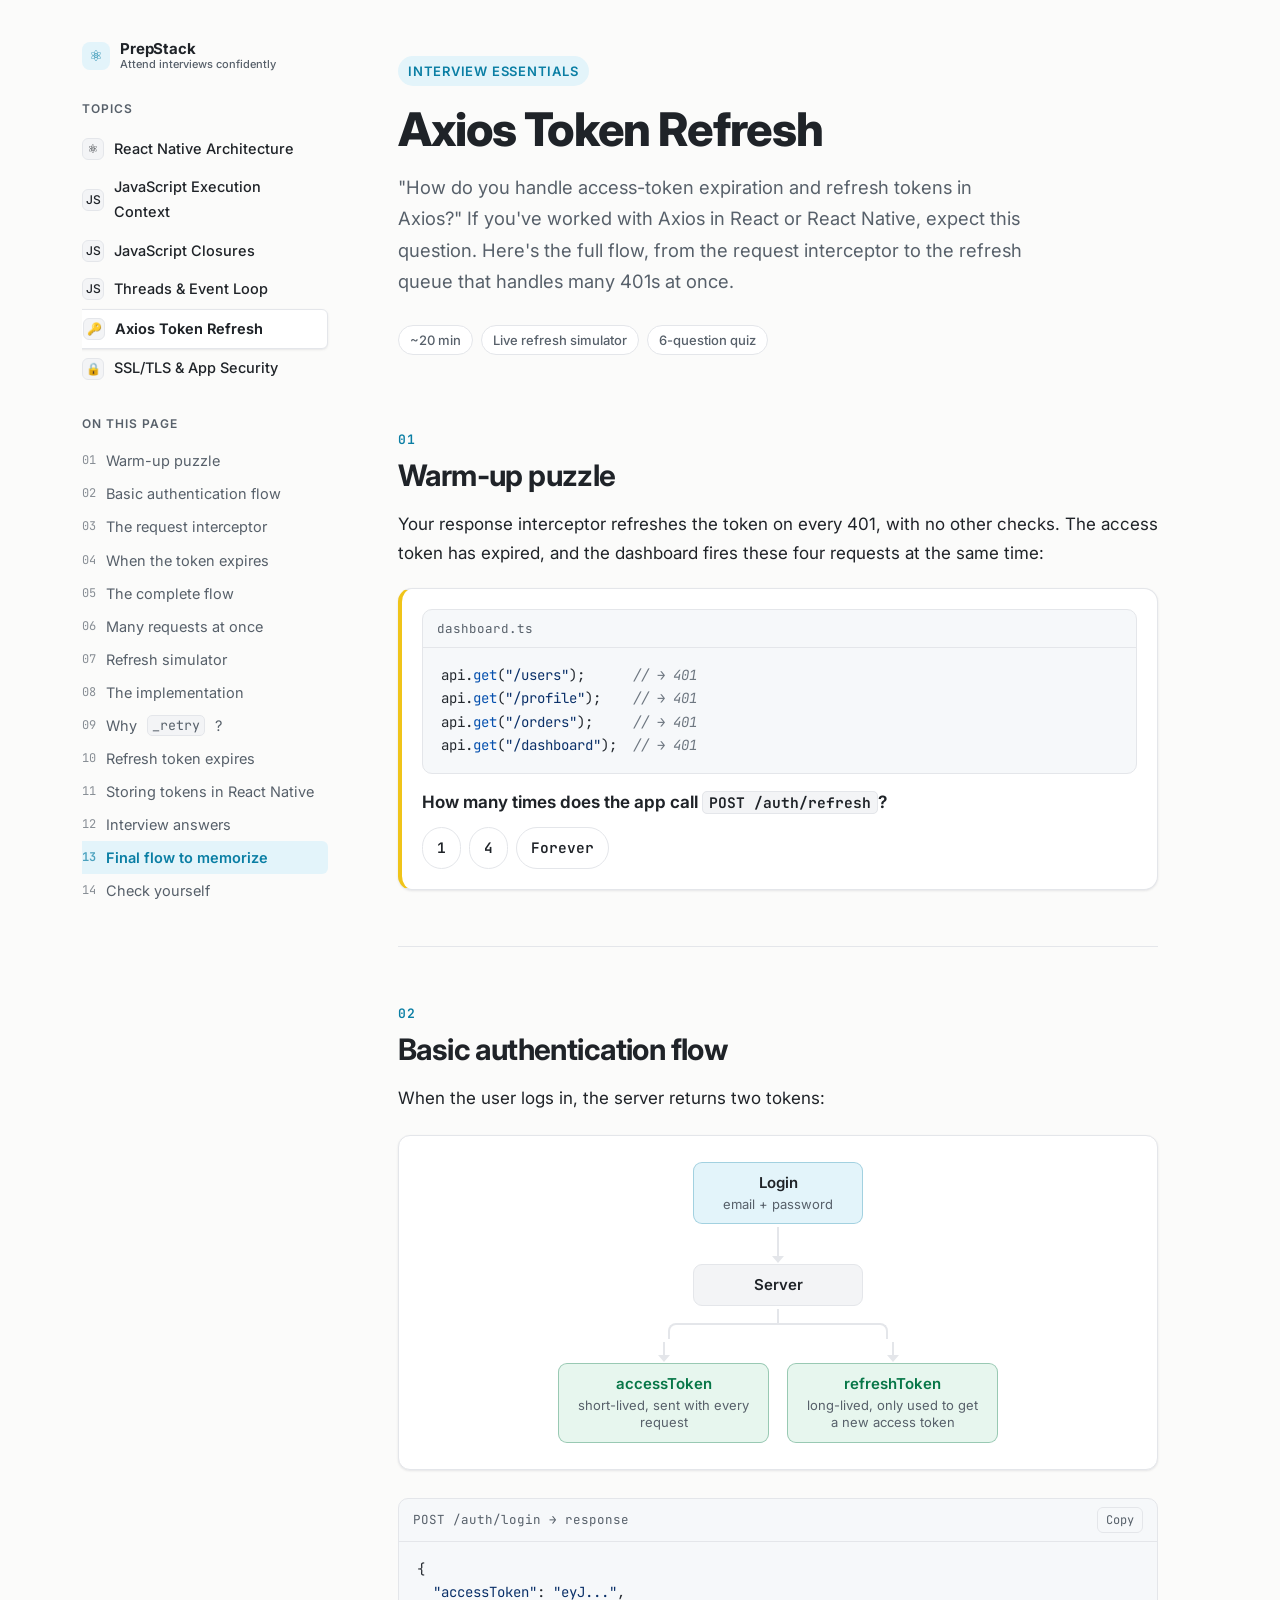
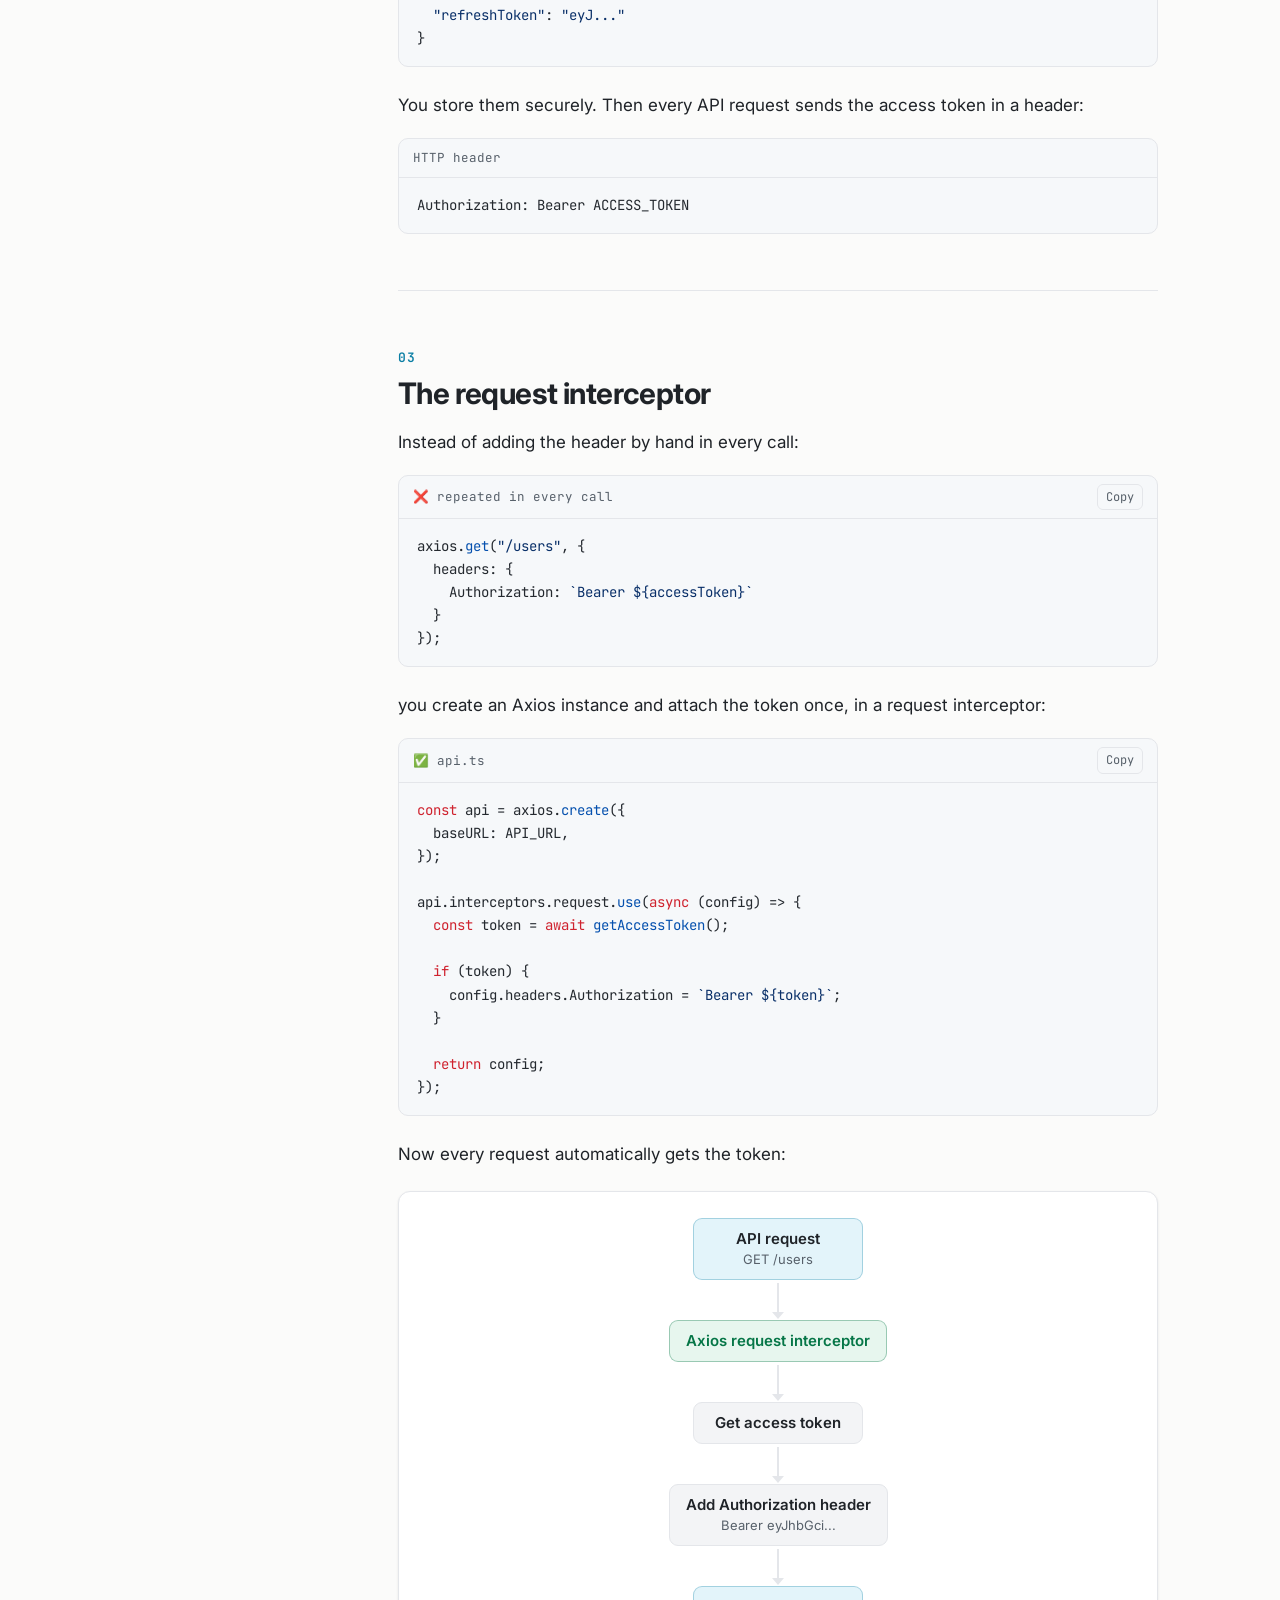
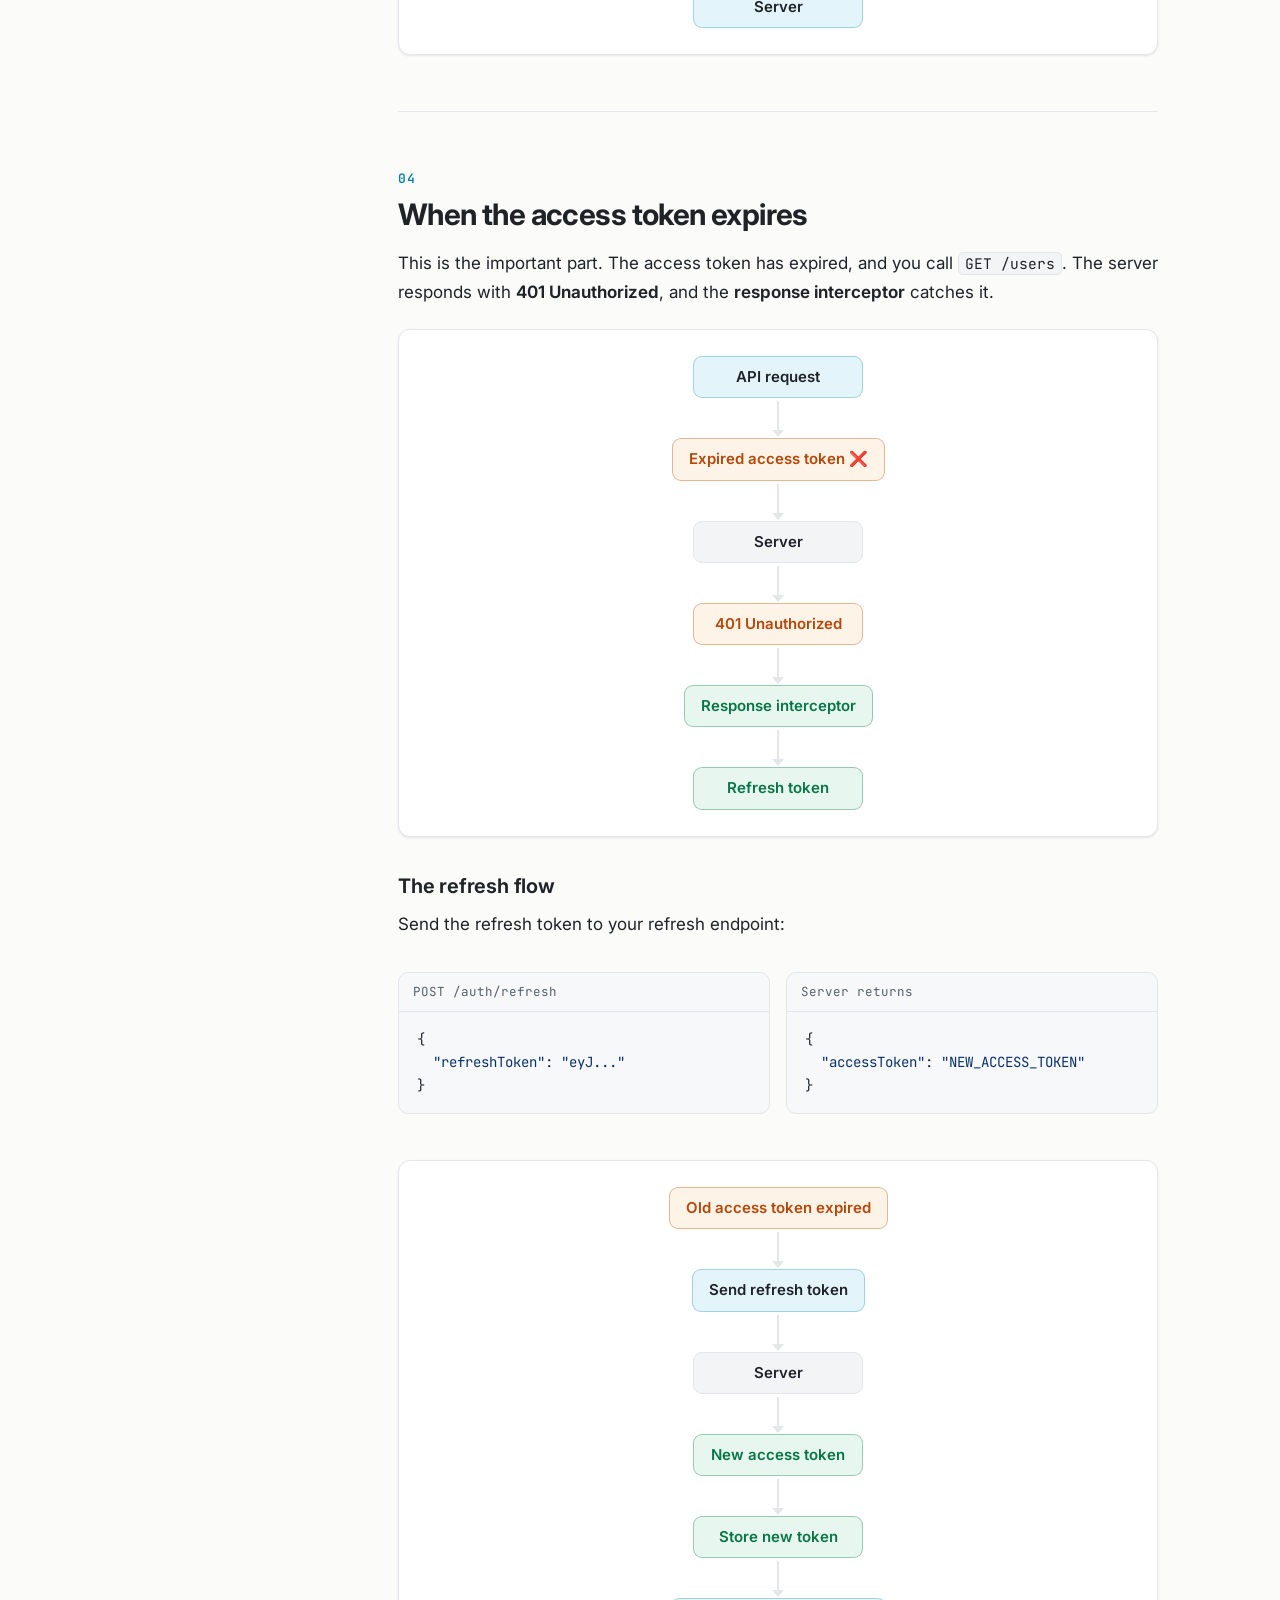
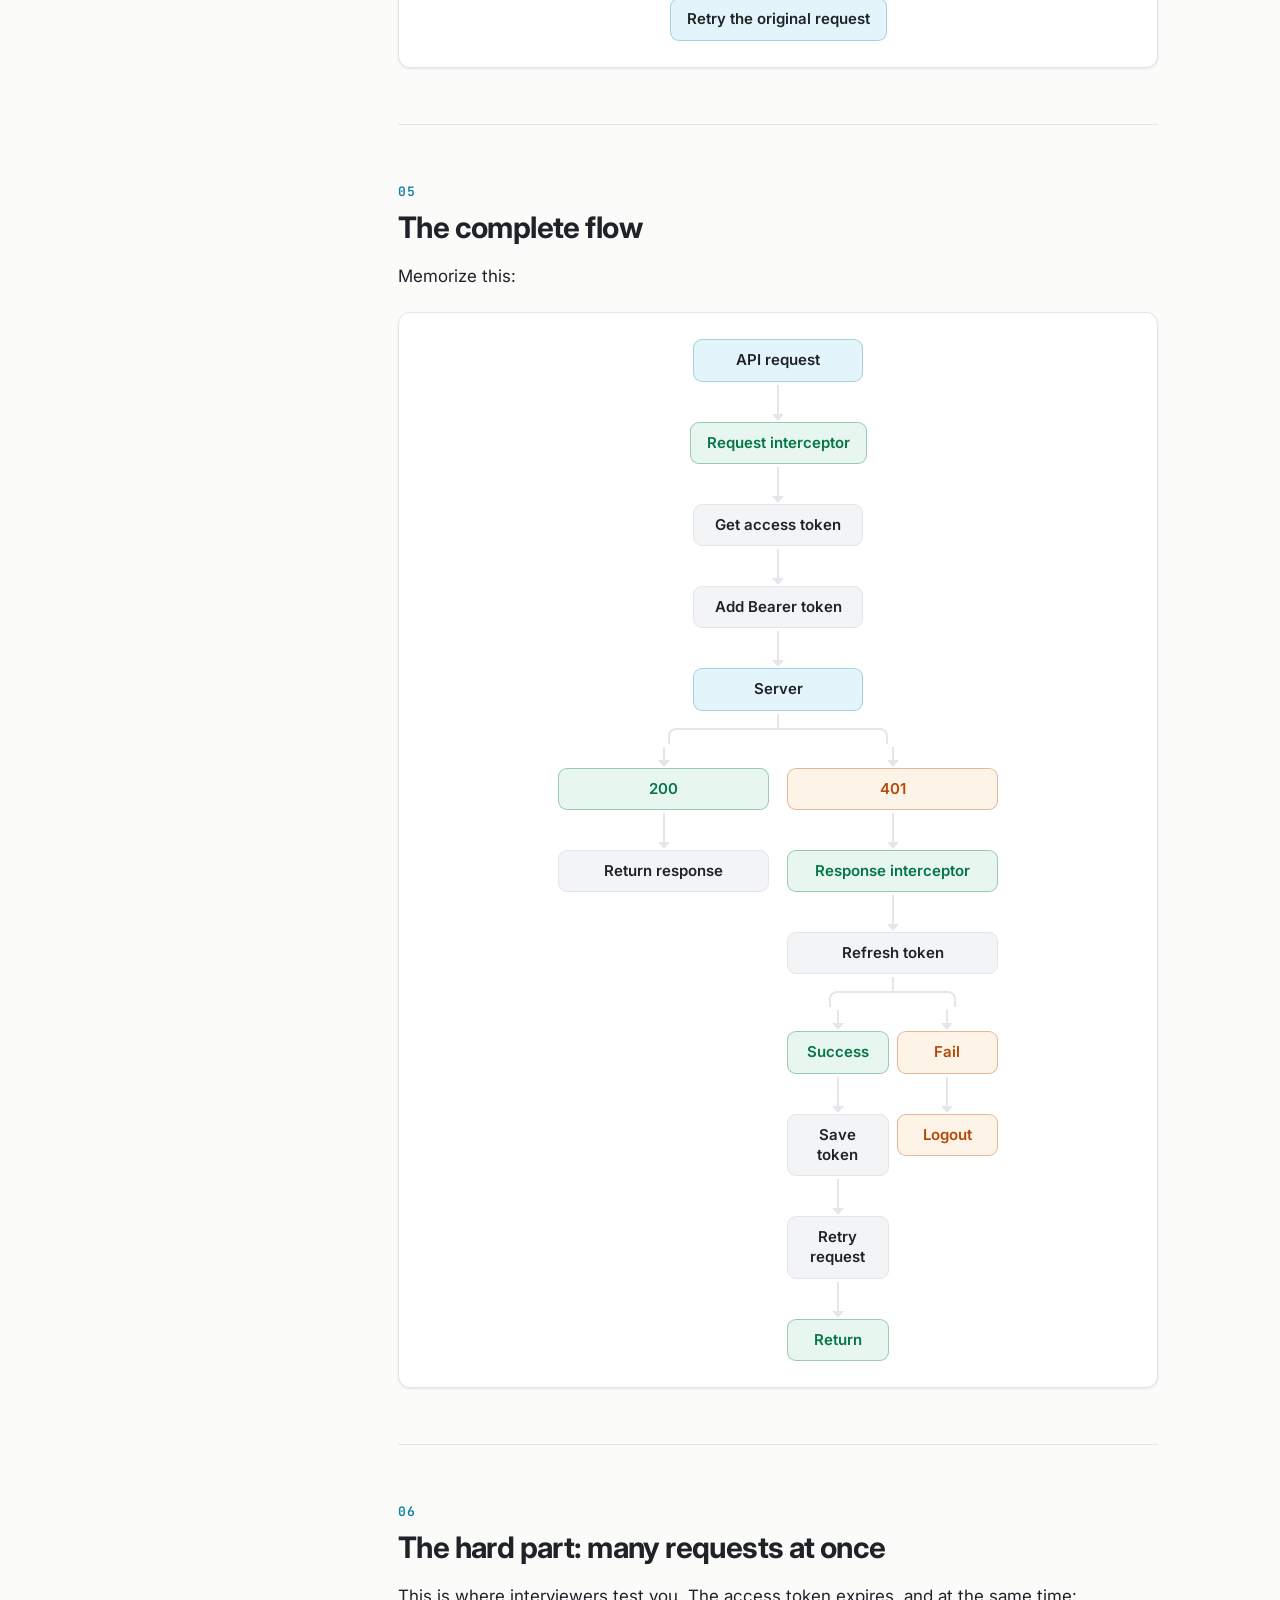
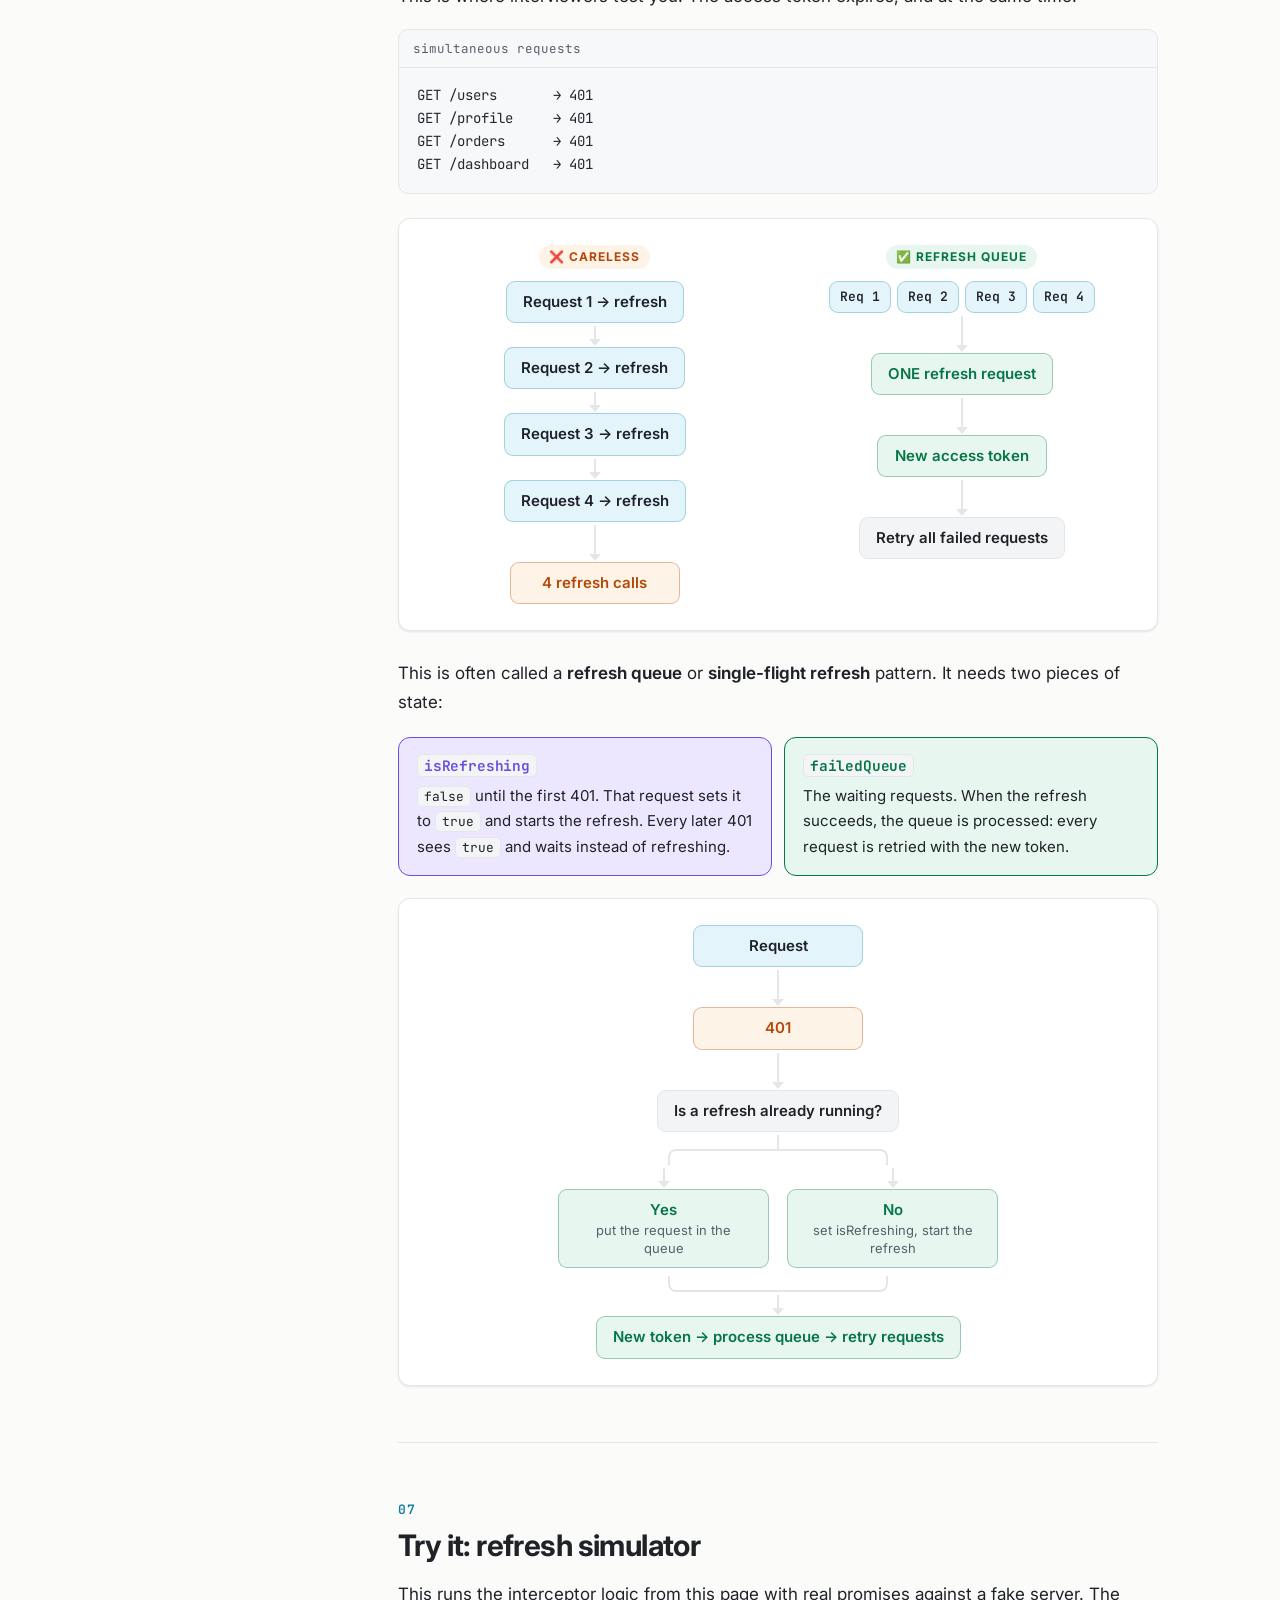
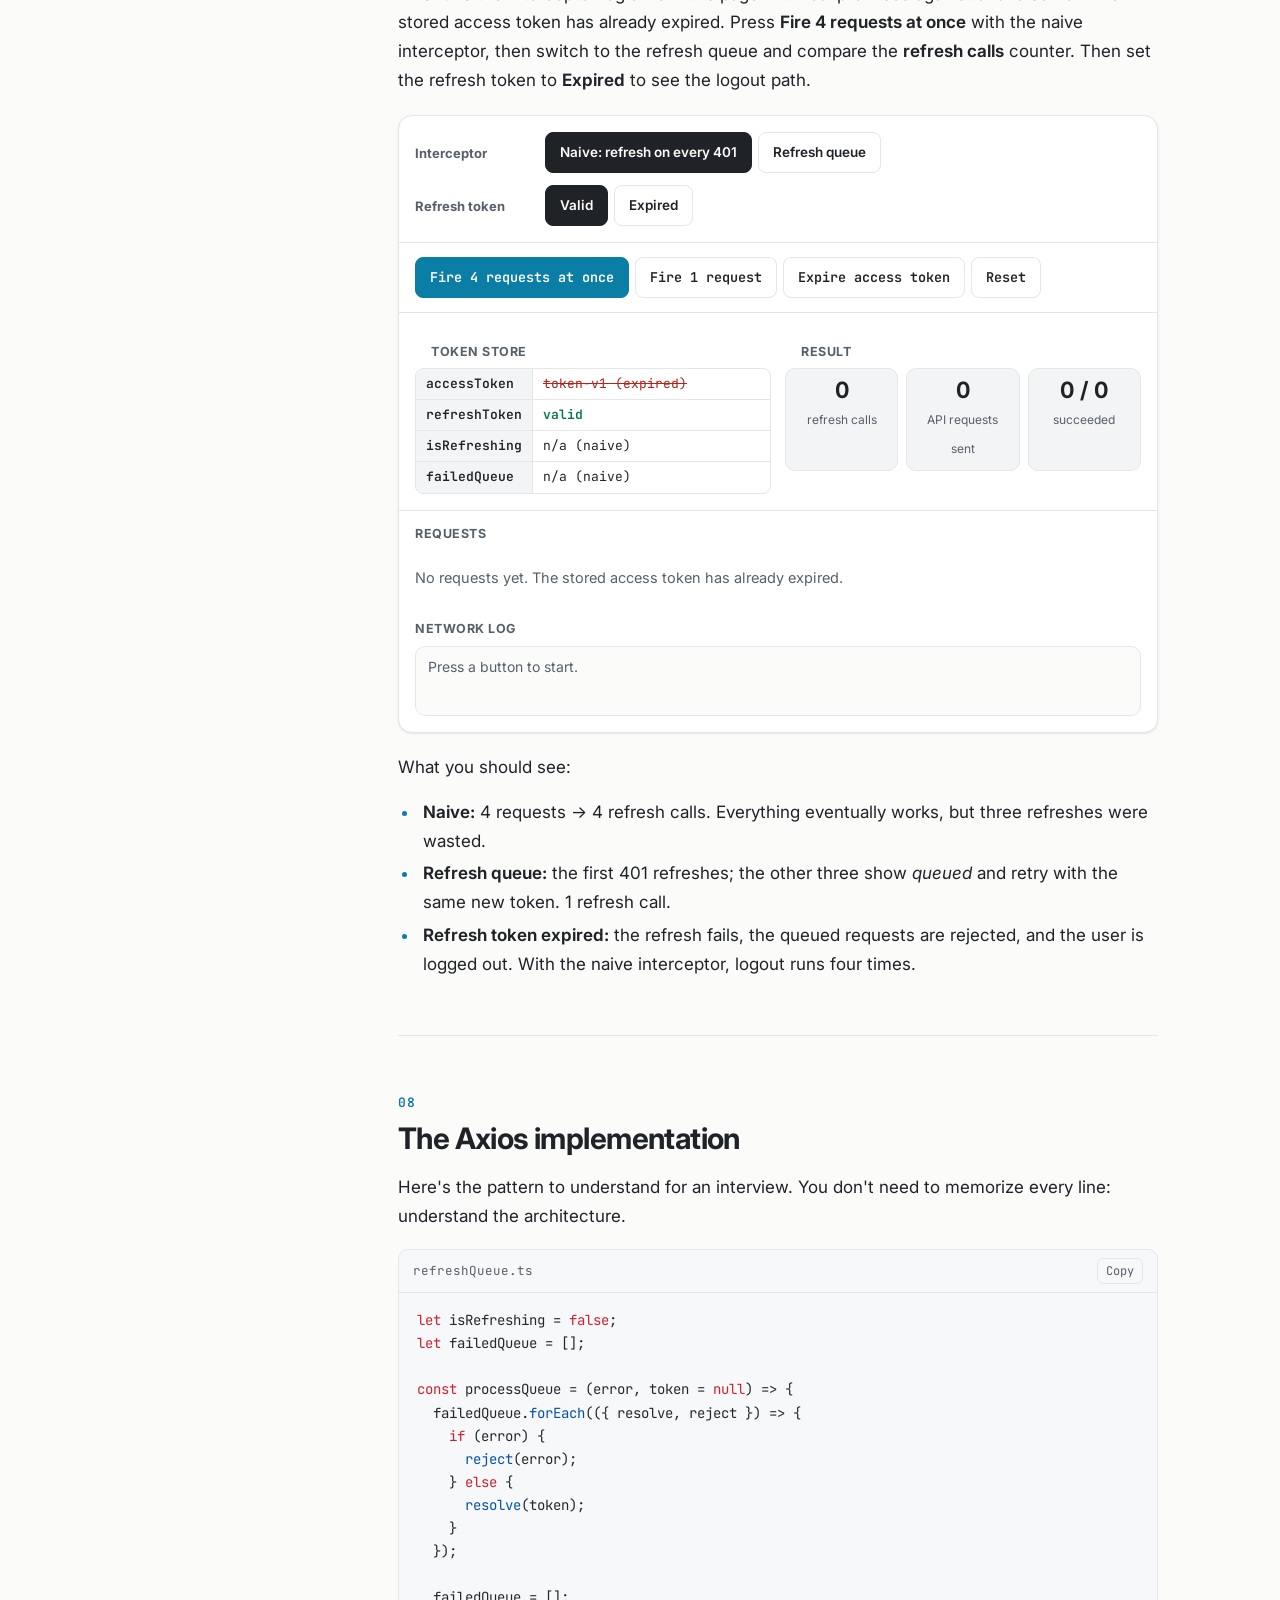
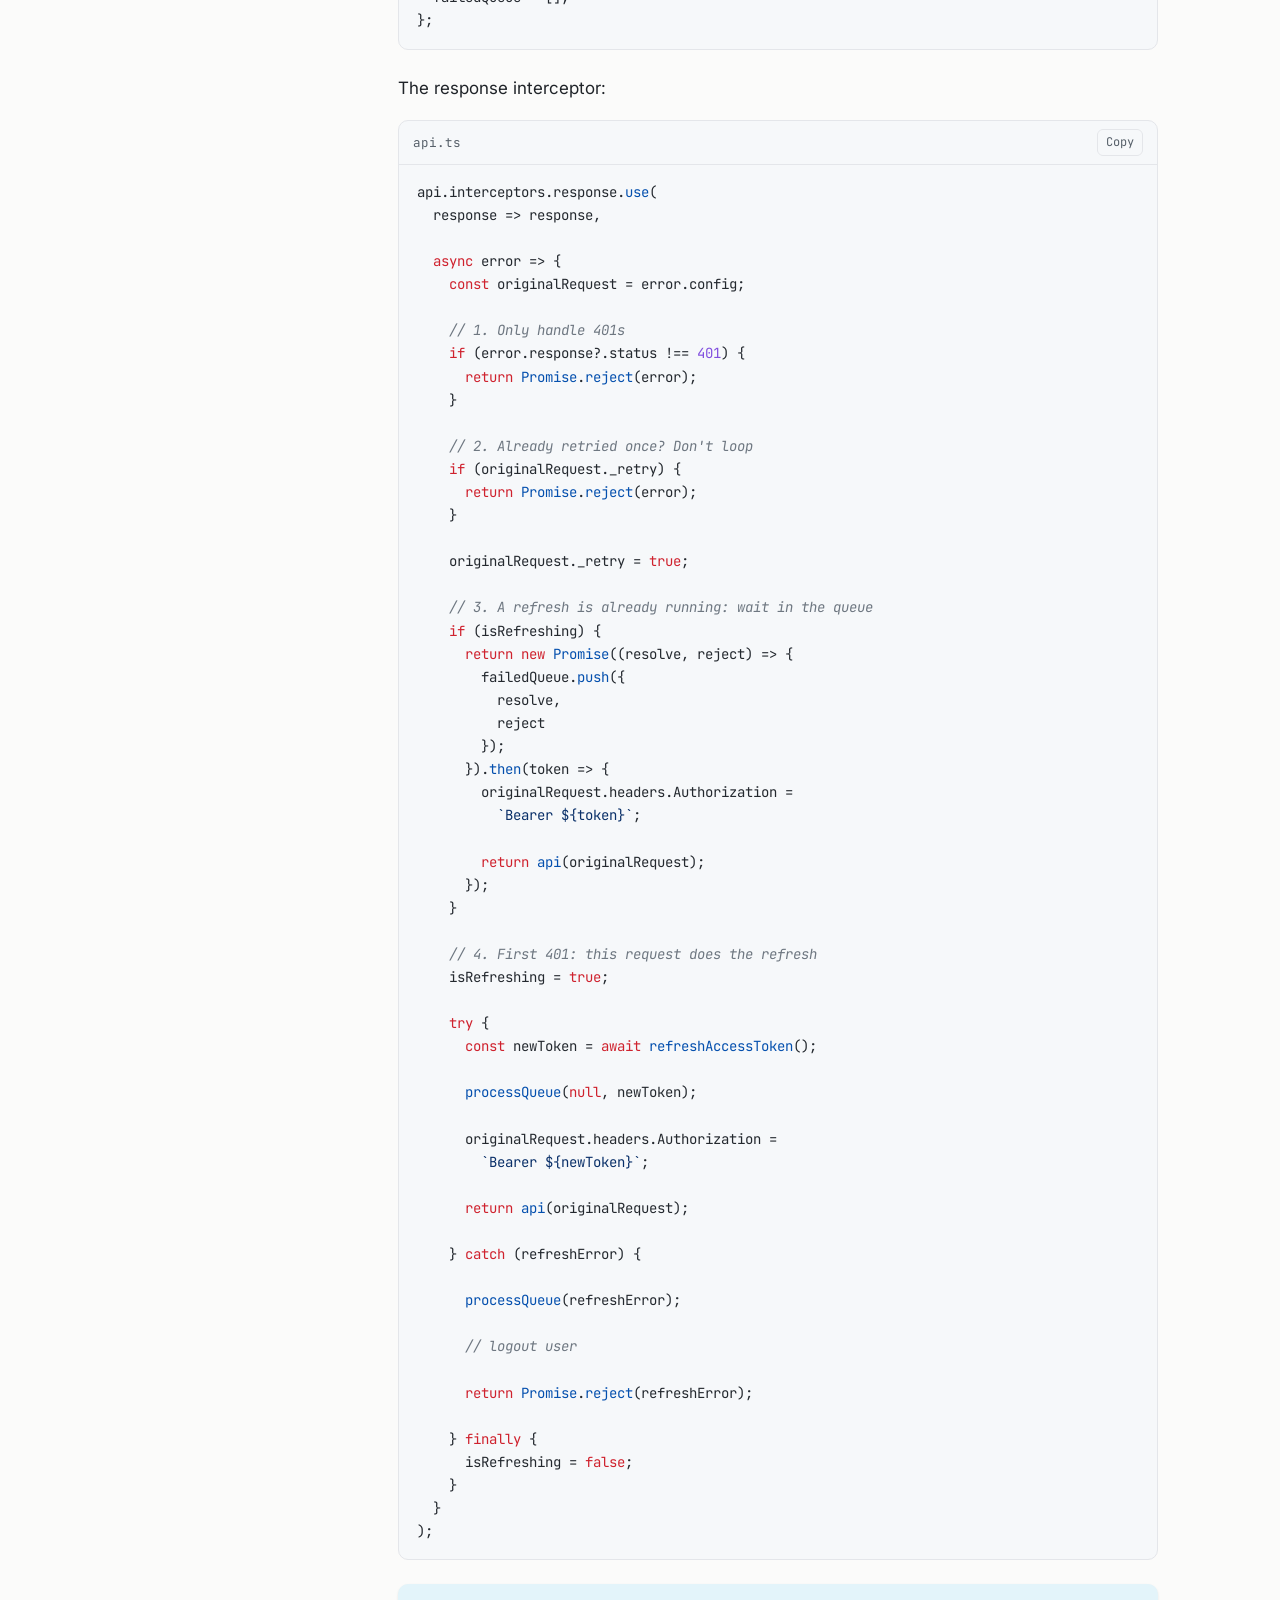
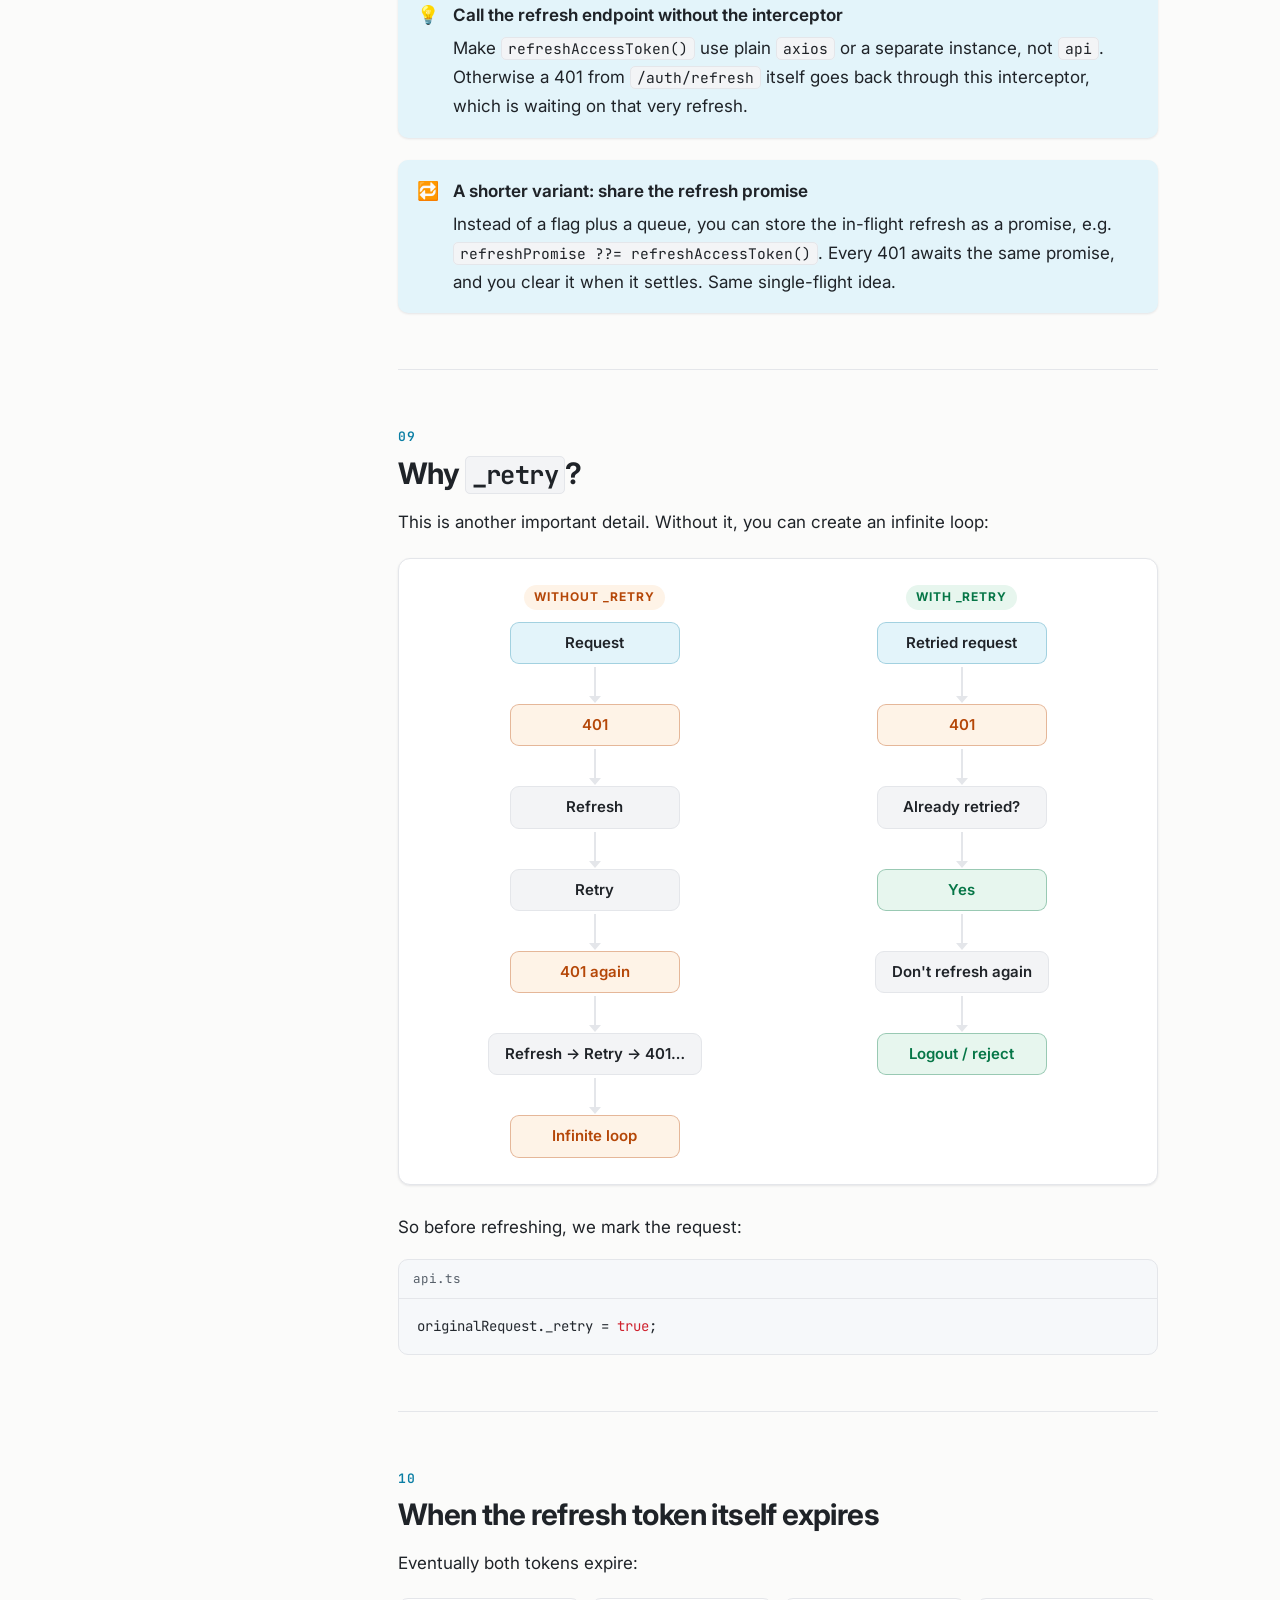
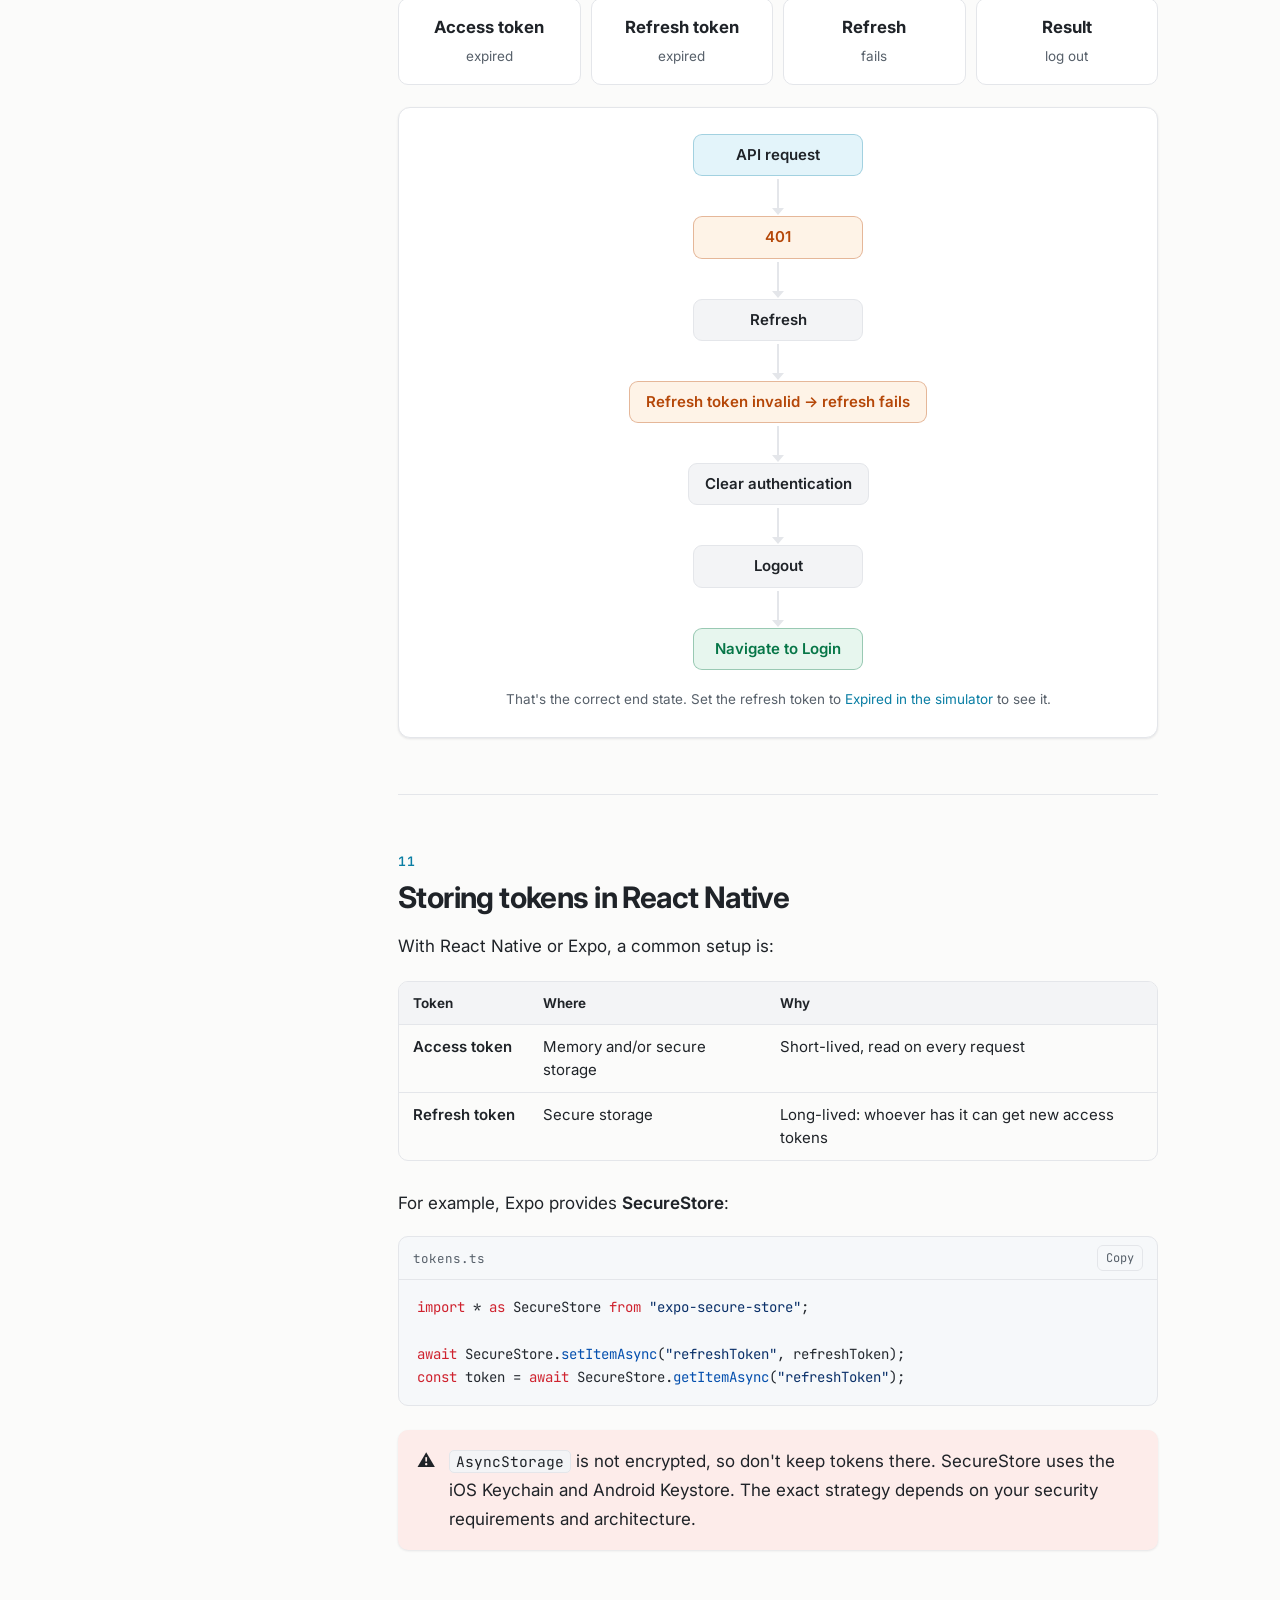
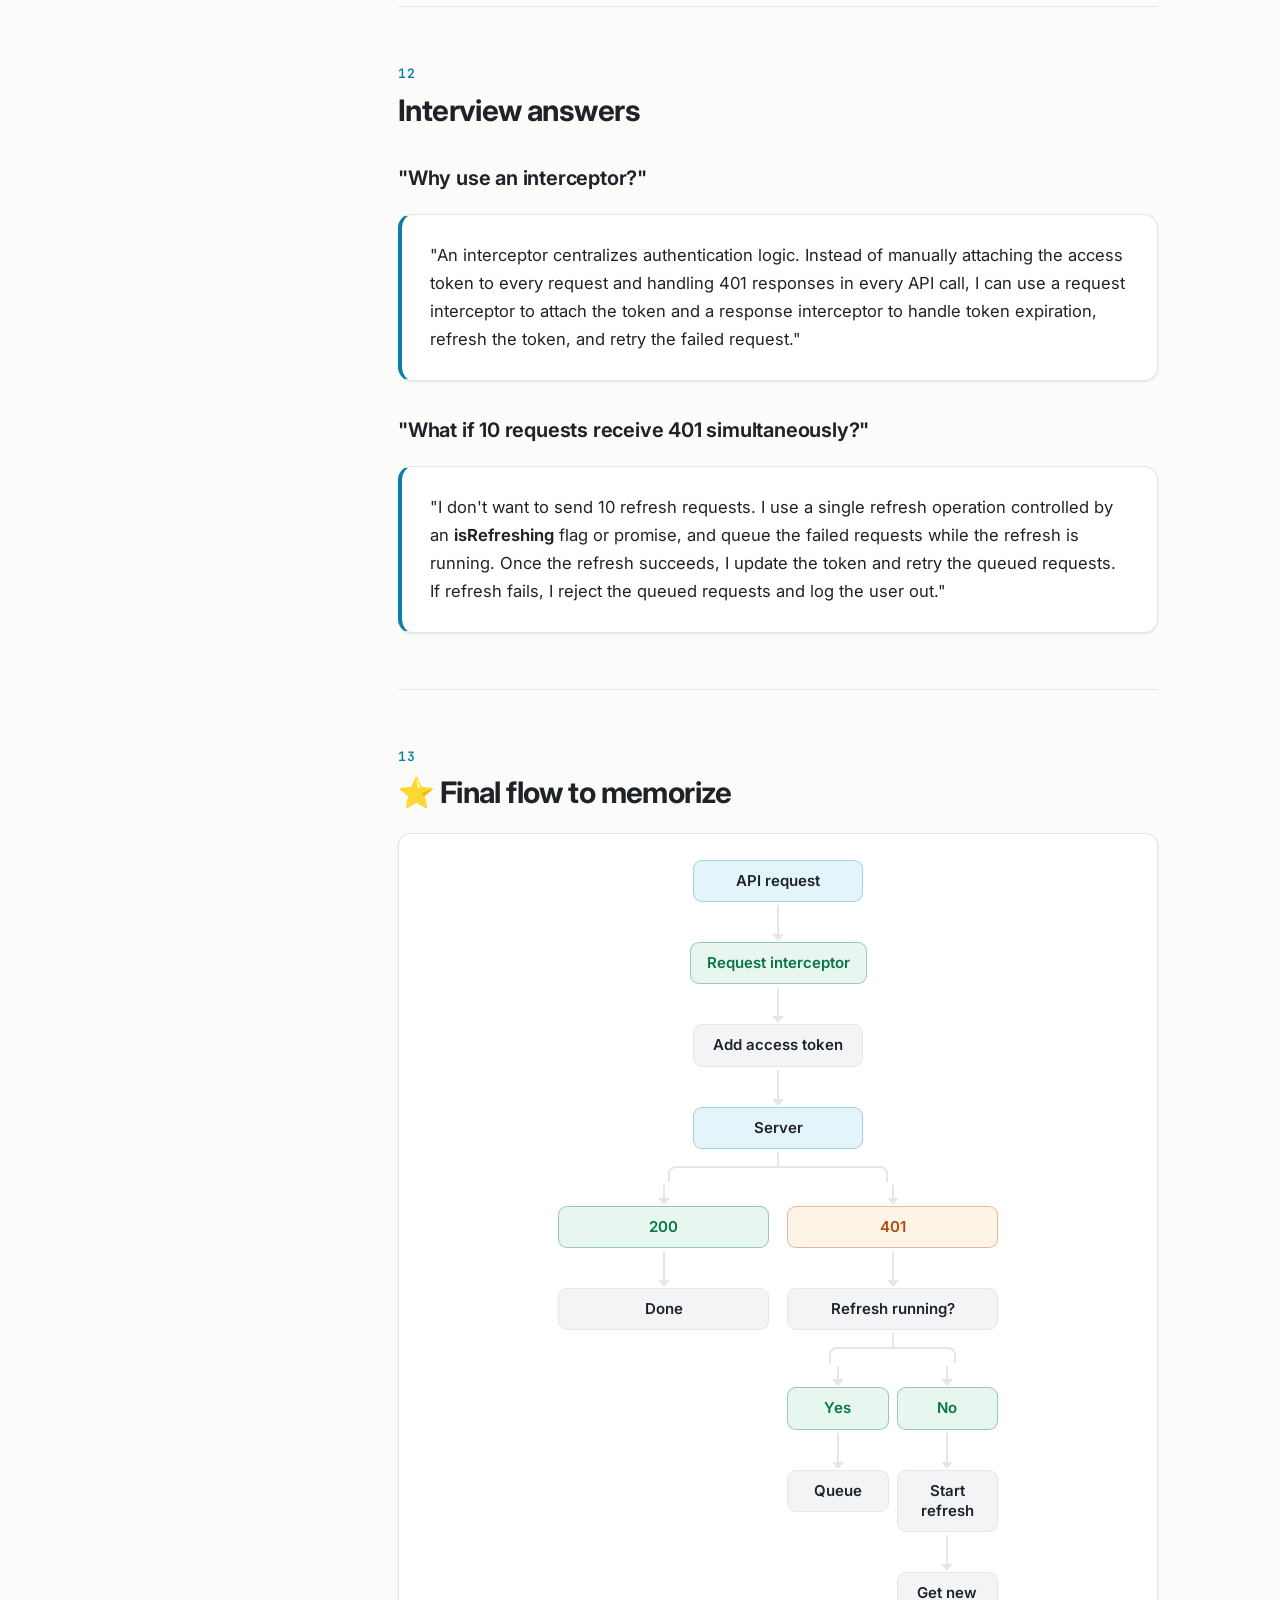
<file: token-refresh.html>
<!doctype html>
<html lang="en">
  <head>
    <meta charset="utf-8" />
    <meta name="viewport" content="width=device-width, initial-scale=1" />
    <title>Axios Token Refresh</title>
    <meta
      name="description"
      content="How to handle access-token expiration and refresh tokens with Axios interceptors: the request and response interceptors, the refresh queue for simultaneous 401s, _retry, logout, and secure storage in React Native, with a live refresh simulator."
    />

    <!-- Fonts -->
    <link rel="preconnect" href="https://fonts.googleapis.com" />
    <link rel="preconnect" href="https://fonts.gstatic.com" crossorigin />
    <link
      rel="stylesheet"
      href="https://fonts.googleapis.com/css2?family=Inter:wght@400;500;600;700;800&family=JetBrains+Mono:wght@400;500;600&display=swap"
    />

    <!-- Styles (css/main.css imports everything else) -->
    <link rel="stylesheet" href="css/main.css?v=2" />

    <!-- Shared site scripts -->
    <script src="js/theme.js?v=2"></script>
    <script src="js/sidebar.js?v=2" defer></script>
    <script src="js/copy-code.js?v=2" defer></script>

    <!-- This page's scripts. Reuses the helpers and quiz from execution-context.
         Order matters: helpers → data → features -->
    <script src="js/execution-context/highlight.js?v=2" defer></script>
    <script src="js/token-refresh/quiz-questions.js?v=2" defer></script>
    <script src="js/execution-context/quiz.js?v=2" defer></script>
    <script src="js/token-refresh/playgrounds.js?v=2" defer></script>
  </head>
  <body>
    <div class="layout">
      <!-- ============ SIDEBAR ============ -->
      <aside class="sidebar" aria-label="Table of contents">
        <div class="sidebar__brand">
          <span class="sidebar__logo">⚛</span>
          <span class="sidebar__name">
            PrepStack
            <small class="sidebar__tagline">Attend interviews confidently</small>
          </span>
          <button class="sidebar__menu-btn" type="button" aria-expanded="false">
            Contents
          </button>
        </div>

        <nav class="sidebar__nav">
          <!-- Topics: keep this list identical on every page -->
          <p class="sidebar__label">Topics</p>
          <ul class="topics">
            <li><a href="index.html"><span class="topics__icon">⚛</span>React Native Architecture</a></li>
            <li><a href="execution-context.html"><span class="topics__icon">JS</span>JavaScript Execution Context</a></li>
            <li><a href="closures.html"><span class="topics__icon">JS</span>JavaScript Closures</a></li>
            <li><a href="threads.html"><span class="topics__icon">JS</span>Threads &amp; Event Loop</a></li>
            <li><a href="token-refresh.html" aria-current="page"><span class="topics__icon">🔑</span>Axios Token Refresh</a></li>
            <li><a href="ssl-security.html"><span class="topics__icon">🔒</span>SSL/TLS &amp; App Security</a></li>
          </ul>

          <p class="sidebar__label">On this page</p>
          <ol class="toc">
            <li><a href="#warm-up">Warm-up puzzle</a></li>
            <li><a href="#auth-flow">Basic authentication flow</a></li>
            <li><a href="#request-interceptor">The request interceptor</a></li>
            <li><a href="#expired">When the token expires</a></li>
            <li><a href="#complete-flow">The complete flow</a></li>
            <li><a href="#multiple">Many requests at once</a></li>
            <li><a href="#simulator">Refresh simulator</a></li>
            <li><a href="#implementation">The implementation</a></li>
            <li><a href="#retry">Why <code>_retry</code>?</a></li>
            <li><a href="#refresh-expired">Refresh token expires</a></li>
            <li><a href="#storage">Storing tokens in React Native</a></li>
            <li><a href="#interview">Interview answers</a></li>
            <li><a href="#memorize">Final flow to memorize</a></li>
            <li><a href="#quiz-section">Check yourself</a></li>
          </ol>
          <button class="theme-toggle" type="button" data-theme-toggle>
            ◐ Toggle theme
          </button>
        </nav>
      </aside>

      <main class="content">
        <!-- ============ HERO ============ -->
        <header class="hero">
          <span class="hero__eyebrow">Interview essentials</span>
          <h1 class="hero__title">Axios Token Refresh</h1>
          <p class="hero__lede">
            "How do you handle access-token expiration and refresh tokens in
            Axios?" If you've worked with Axios in React or React Native, expect
            this question. Here's the full flow, from the request interceptor to
            the refresh queue that handles many 401s at once.
          </p>
          <div class="chips">
            <span class="chip">~20 min</span>
            <span class="chip">Live refresh simulator</span>
            <span class="chip">6-question quiz</span>
          </div>
        </header>

        <!-- ============ 01 · WARM-UP PUZZLE ============ -->
        <section class="section" id="warm-up">
          <div class="section__num">01</div>
          <h2>Warm-up puzzle</h2>
          <p>
            Your response interceptor refreshes the token on every 401, with no
            other checks. The access token has expired, and the dashboard fires
            these four requests at the same time:
          </p>

          <div class="puzzle" id="puzzle">
            <div class="code-block">
              <div class="code-block__head"><span>dashboard.ts</span></div>
              <pre><code>api.<span class="tok-fn">get</span>(<span class="tok-string">"/users"</span>);      <span class="tok-comment">// → 401</span>
api.<span class="tok-fn">get</span>(<span class="tok-string">"/profile"</span>);    <span class="tok-comment">// → 401</span>
api.<span class="tok-fn">get</span>(<span class="tok-string">"/orders"</span>);     <span class="tok-comment">// → 401</span>
api.<span class="tok-fn">get</span>(<span class="tok-string">"/dashboard"</span>);  <span class="tok-comment">// → 401</span></code></pre>
            </div>
            <div class="puzzle__question">How many times does the app call <code>POST /auth/refresh</code>?</div>
            <div class="puzzle__choices">
              <button class="btn" type="button" data-answer="1">1</button>
              <button class="btn" type="button" data-answer="4">4</button>
              <button class="btn" type="button" data-answer="loop">Forever</button>
            </div>
            <p class="puzzle__feedback" aria-live="polite"></p>
          </div>
        </section>

        <!-- ============ 02 · BASIC AUTH FLOW ============ -->
        <section class="section" id="auth-flow">
          <div class="section__num">02</div>
          <h2>Basic authentication flow</h2>
          <p>When the user logs in, the server returns two tokens:</p>

          <figure class="diagram">
            <div class="flow">
              <div class="node node--js">Login<small>email + password</small></div>
              <div class="arrow"></div>
              <div class="node">Server</div>
              <div class="arrow arrow--stem"></div>
              <div class="fork"></div>
              <div class="branch">
                <div class="flow">
                  <div class="arrow arrow--short"></div>
                  <div class="node node--new node--fluid">accessToken<small>short-lived, sent with every request</small></div>
                </div>
                <div class="flow">
                  <div class="arrow arrow--short"></div>
                  <div class="node node--new node--fluid">refreshToken<small>long-lived, only used to get a new access token</small></div>
                </div>
              </div>
            </div>
          </figure>

          <div class="code-block">
            <div class="code-block__head">
              <span>POST /auth/login → response</span
              ><button class="code-block__copy" type="button">Copy</button>
            </div>
            <pre><code>{
  <span class="tok-string">"accessToken"</span>: <span class="tok-string">"eyJ..."</span>,
  <span class="tok-string">"refreshToken"</span>: <span class="tok-string">"eyJ..."</span>
}</code></pre>
          </div>

          <p>You store them securely. Then every API request sends the access token in a header:</p>
          <div class="code-block">
            <div class="code-block__head"><span>HTTP header</span></div>
            <pre><code>Authorization: Bearer ACCESS_TOKEN</code></pre>
          </div>
        </section>

        <!-- ============ 03 · REQUEST INTERCEPTOR ============ -->
        <section class="section" id="request-interceptor">
          <div class="section__num">03</div>
          <h2>The request interceptor</h2>
          <p>Instead of adding the header by hand in every call:</p>

          <div class="code-block">
            <div class="code-block__head">
              <span>❌ repeated in every call</span
              ><button class="code-block__copy" type="button">Copy</button>
            </div>
            <pre><code>axios.<span class="tok-fn">get</span>(<span class="tok-string">"/users"</span>, {
  headers: {
    Authorization: <span class="tok-string">`Bearer ${accessToken}`</span>
  }
});</code></pre>
          </div>

          <p>you create an Axios instance and attach the token once, in a request interceptor:</p>

          <div class="code-block">
            <div class="code-block__head">
              <span>✅ api.ts</span
              ><button class="code-block__copy" type="button">Copy</button>
            </div>
            <pre><code><span class="tok-keyword">const</span> api = axios.<span class="tok-fn">create</span>({
  baseURL: API_URL,
});

api.interceptors.request.<span class="tok-fn">use</span>(<span class="tok-keyword">async</span> (config) =&gt; {
  <span class="tok-keyword">const</span> token = <span class="tok-keyword">await</span> <span class="tok-fn">getAccessToken</span>();

  <span class="tok-keyword">if</span> (token) {
    config.headers.Authorization = <span class="tok-string">`Bearer ${token}`</span>;
  }

  <span class="tok-keyword">return</span> config;
});</code></pre>
          </div>

          <p>Now every request automatically gets the token:</p>
          <figure class="diagram">
            <div class="flow">
              <div class="node node--js">API request<small>GET /users</small></div>
              <div class="arrow"></div>
              <div class="node node--new">Axios request interceptor</div>
              <div class="arrow"></div>
              <div class="node">Get access token</div>
              <div class="arrow"></div>
              <div class="node">Add Authorization header<small>Bearer eyJhbGci...</small></div>
              <div class="arrow"></div>
              <div class="node node--js">Server</div>
            </div>
          </figure>
        </section>

        <!-- ============ 04 · TOKEN EXPIRES ============ -->
        <section class="section" id="expired">
          <div class="section__num">04</div>
          <h2>When the access token expires</h2>
          <p>
            This is the important part. The access token has expired, and you
            call <code>GET /users</code>. The server responds with
            <strong>401 Unauthorized</strong>, and the <strong>response
            interceptor</strong> catches it.
          </p>

          <figure class="diagram">
            <div class="flow">
              <div class="node node--js">API request</div>
              <div class="arrow"></div>
              <div class="node node--old">Expired access token ❌</div>
              <div class="arrow"></div>
              <div class="node">Server</div>
              <div class="arrow"></div>
              <div class="node node--old">401 Unauthorized</div>
              <div class="arrow"></div>
              <div class="node node--new">Response interceptor</div>
              <div class="arrow"></div>
              <div class="node node--new">Refresh token</div>
            </div>
          </figure>

          <h3>The refresh flow</h3>
          <p>Send the refresh token to your refresh endpoint:</p>

          <div class="compare">
            <div class="code-block">
              <div class="code-block__head"><span>POST /auth/refresh</span></div>
              <pre><code>{
  <span class="tok-string">"refreshToken"</span>: <span class="tok-string">"eyJ..."</span>
}</code></pre>
            </div>
            <div class="code-block">
              <div class="code-block__head"><span>Server returns</span></div>
              <pre><code>{
  <span class="tok-string">"accessToken"</span>: <span class="tok-string">"NEW_ACCESS_TOKEN"</span>
}</code></pre>
            </div>
          </div>

          <figure class="diagram">
            <div class="flow">
              <div class="node node--old">Old access token expired</div>
              <div class="arrow"></div>
              <div class="node node--js">Send refresh token</div>
              <div class="arrow"></div>
              <div class="node">Server</div>
              <div class="arrow"></div>
              <div class="node node--new">New access token</div>
              <div class="arrow"></div>
              <div class="node node--new">Store new token</div>
              <div class="arrow"></div>
              <div class="node node--js">Retry the original request</div>
            </div>
          </figure>
        </section>

        <!-- ============ 05 · COMPLETE FLOW ============ -->
        <section class="section" id="complete-flow">
          <div class="section__num">05</div>
          <h2>The complete flow</h2>
          <p>Memorize this:</p>

          <figure class="diagram">
            <div class="flow">
              <div class="node node--js">API request</div>
              <div class="arrow"></div>
              <div class="node node--new">Request interceptor</div>
              <div class="arrow"></div>
              <div class="node">Get access token</div>
              <div class="arrow"></div>
              <div class="node">Add Bearer token</div>
              <div class="arrow"></div>
              <div class="node node--js">Server</div>

              <div class="arrow arrow--stem"></div>
              <div class="fork"></div>
              <div class="branch">
                <div class="flow">
                  <div class="arrow arrow--short"></div>
                  <div class="node node--new node--fluid">200</div>
                  <div class="arrow"></div>
                  <div class="node node--fluid">Return response</div>
                </div>
                <div class="flow">
                  <div class="arrow arrow--short"></div>
                  <div class="node node--old node--fluid">401</div>
                  <div class="arrow"></div>
                  <div class="node node--new node--fluid">Response interceptor</div>
                  <div class="arrow"></div>
                  <div class="node node--fluid">Refresh token</div>
                  <div class="arrow arrow--stem"></div>
                  <div class="fork fork--wide"></div>
                  <div class="branch branch--tight">
                    <div class="flow">
                      <div class="arrow arrow--short"></div>
                      <div class="node node--new node--fluid">Success</div>
                      <div class="arrow"></div>
                      <div class="node node--fluid">Save token</div>
                      <div class="arrow"></div>
                      <div class="node node--fluid">Retry request</div>
                      <div class="arrow"></div>
                      <div class="node node--new node--fluid">Return</div>
                    </div>
                    <div class="flow">
                      <div class="arrow arrow--short"></div>
                      <div class="node node--old node--fluid">Fail</div>
                      <div class="arrow"></div>
                      <div class="node node--old node--fluid">Logout</div>
                    </div>
                  </div>
                </div>
              </div>
            </div>
          </figure>
        </section>

        <!-- ============ 06 · MULTIPLE REQUESTS ============ -->
        <section class="section" id="multiple">
          <div class="section__num">06</div>
          <h2>The hard part: many requests at once</h2>
          <p>
            This is where interviewers test you. The access token expires, and
            at the same time:
          </p>

          <div class="code-block">
            <div class="code-block__head"><span>simultaneous requests</span></div>
            <pre><code>GET /users       → 401
GET /profile     → 401
GET /orders      → 401
GET /dashboard   → 401</code></pre>
          </div>

          <figure class="diagram">
            <div class="compare">
              <div class="flow">
                <span class="flow__label flow__label--old">❌ Careless</span>
                <div class="node node--js">Request 1 → refresh</div>
                <div class="arrow arrow--short"></div>
                <div class="node node--js">Request 2 → refresh</div>
                <div class="arrow arrow--short"></div>
                <div class="node node--js">Request 3 → refresh</div>
                <div class="arrow arrow--short"></div>
                <div class="node node--js">Request 4 → refresh</div>
                <div class="arrow"></div>
                <div class="node node--old">4 refresh calls</div>
              </div>
              <div class="flow">
                <span class="flow__label flow__label--new">✅ Refresh queue</span>
                <div class="node-row">
                  <div class="node node--js node--item">Req 1</div>
                  <div class="node node--js node--item">Req 2</div>
                  <div class="node node--js node--item">Req 3</div>
                  <div class="node node--js node--item">Req 4</div>
                </div>
                <div class="arrow"></div>
                <div class="node node--new">ONE refresh request</div>
                <div class="arrow"></div>
                <div class="node node--new">New access token</div>
                <div class="arrow"></div>
                <div class="node">Retry all failed requests</div>
              </div>
            </div>
          </figure>

          <p>
            This is often called a <strong>refresh queue</strong> or
            <strong>single-flight refresh</strong> pattern. It needs two pieces
            of state:
          </p>

          <div class="phases">
            <div class="phase-card phase-card--creation">
              <h3><code>isRefreshing</code></h3>
              <p>
                <code>false</code> until the first 401. That request sets it to
                <code>true</code> and starts the refresh. Every later 401 sees
                <code>true</code> and waits instead of refreshing.
              </p>
            </div>
            <div class="phase-card phase-card--execution">
              <h3><code>failedQueue</code></h3>
              <p>
                The waiting requests. When the refresh succeeds, the queue is
                processed: every request is retried with the new token.
              </p>
            </div>
          </div>

          <figure class="diagram">
            <div class="flow">
              <div class="node node--js">Request</div>
              <div class="arrow"></div>
              <div class="node node--old">401</div>
              <div class="arrow"></div>
              <div class="node">Is a refresh already running?</div>
              <div class="arrow arrow--stem"></div>
              <div class="fork"></div>
              <div class="branch">
                <div class="flow">
                  <div class="arrow arrow--short"></div>
                  <div class="node node--new node--fluid">Yes<small>put the request in the queue</small></div>
                </div>
                <div class="flow">
                  <div class="arrow arrow--short"></div>
                  <div class="node node--new node--fluid">No<small>set isRefreshing, start the refresh</small></div>
                </div>
              </div>
              <div class="join"></div>
              <div class="arrow arrow--short"></div>
              <div class="node node--new">New token → process queue → retry requests</div>
            </div>
          </figure>
        </section>

        <!-- ============ 07 · SIMULATOR ============ -->
        <section class="section" id="simulator">
          <div class="section__num">07</div>
          <h2>Try it: refresh simulator</h2>
          <p>
            This runs the interceptor logic from this page with real promises
            against a fake server. The stored access token has already expired.
            Press <strong>Fire 4 requests at once</strong> with the naive
            interceptor, then switch to the refresh queue and compare the
            <strong>refresh calls</strong> counter. Then set the refresh token
            to <strong>Expired</strong> to see the logout path.
          </p>

          <div class="playground sim" id="refreshSim">
            <div class="sim__settings">
              <div class="sim__setting">
                <span class="sim__setting-label">Interceptor</span>
                <div class="viz-tabs" data-mode-group role="tablist">
                  <button class="btn" type="button" role="tab" data-mode="naive" aria-selected="true">Naive: refresh on every 401</button>
                  <button class="btn" type="button" role="tab" data-mode="queue" aria-selected="false">Refresh queue</button>
                </div>
              </div>
              <div class="sim__setting">
                <span class="sim__setting-label">Refresh token</span>
                <div class="viz-tabs" data-refresh-group role="tablist">
                  <button class="btn" type="button" role="tab" data-refresh="valid" aria-selected="true">Valid</button>
                  <button class="btn" type="button" role="tab" data-refresh="expired" aria-selected="false">Expired</button>
                </div>
              </div>
            </div>

            <div class="playground__bar">
              <button class="btn btn--primary" type="button" data-fire-all>Fire 4 requests at once</button>
              <button class="btn" type="button" data-fire-one>Fire 1 request</button>
              <button class="btn" type="button" data-expire>Expire access token</button>
              <button class="btn" type="button" data-reset>Reset</button>
            </div>

            <div class="sim__status">
              <div>
                <div class="playground__label">Token store</div>
                <div class="mem" data-store></div>
              </div>
              <div>
                <div class="playground__label">Result</div>
                <div class="sim-stats" data-stats></div>
              </div>
            </div>

            <div class="playground__label">Requests</div>
            <div class="sim__requests" data-requests></div>
            <div class="sim__banner" data-banner hidden>🔒 Logged out: authentication cleared, navigating to Login.</div>

            <div class="playground__label">Network log</div>
            <div class="console" aria-live="polite"></div>
          </div>

          <p>What you should see:</p>
          <ul>
            <li><strong>Naive:</strong> 4 requests → 4 refresh calls. Everything eventually works, but three refreshes were wasted.</li>
            <li><strong>Refresh queue:</strong> the first 401 refreshes; the other three show <em>queued</em> and retry with the same new token. 1 refresh call.</li>
            <li><strong>Refresh token expired:</strong> the refresh fails, the queued requests are rejected, and the user is logged out. With the naive interceptor, logout runs four times.</li>
          </ul>
        </section>

        <!-- ============ 08 · IMPLEMENTATION ============ -->
        <section class="section" id="implementation">
          <div class="section__num">08</div>
          <h2>The Axios implementation</h2>
          <p>
            Here's the pattern to understand for an interview. You don't need
            to memorize every line: understand the architecture.
          </p>

          <div class="code-block">
            <div class="code-block__head">
              <span>refreshQueue.ts</span
              ><button class="code-block__copy" type="button">Copy</button>
            </div>
            <pre><code><span class="tok-keyword">let</span> isRefreshing = <span class="tok-keyword">false</span>;
<span class="tok-keyword">let</span> failedQueue = [];

<span class="tok-keyword">const</span> processQueue = (error, token = <span class="tok-keyword">null</span>) =&gt; {
  failedQueue.<span class="tok-fn">forEach</span>(({ resolve, reject }) =&gt; {
    <span class="tok-keyword">if</span> (error) {
      <span class="tok-fn">reject</span>(error);
    } <span class="tok-keyword">else</span> {
      <span class="tok-fn">resolve</span>(token);
    }
  });

  failedQueue = [];
};</code></pre>
          </div>

          <p>The response interceptor:</p>

          <div class="code-block">
            <div class="code-block__head">
              <span>api.ts</span
              ><button class="code-block__copy" type="button">Copy</button>
            </div>
            <pre><code>api.interceptors.response.<span class="tok-fn">use</span>(
  response =&gt; response,

  <span class="tok-keyword">async</span> error =&gt; {
    <span class="tok-keyword">const</span> originalRequest = error.config;

    <span class="tok-comment">// 1. Only handle 401s</span>
    <span class="tok-keyword">if</span> (error.response?.status !== <span class="tok-type">401</span>) {
      <span class="tok-keyword">return</span> <span class="tok-fn">Promise</span>.<span class="tok-fn">reject</span>(error);
    }

    <span class="tok-comment">// 2. Already retried once? Don't loop</span>
    <span class="tok-keyword">if</span> (originalRequest._retry) {
      <span class="tok-keyword">return</span> <span class="tok-fn">Promise</span>.<span class="tok-fn">reject</span>(error);
    }

    originalRequest._retry = <span class="tok-keyword">true</span>;

    <span class="tok-comment">// 3. A refresh is already running: wait in the queue</span>
    <span class="tok-keyword">if</span> (isRefreshing) {
      <span class="tok-keyword">return</span> <span class="tok-keyword">new</span> <span class="tok-fn">Promise</span>((resolve, reject) =&gt; {
        failedQueue.<span class="tok-fn">push</span>({
          resolve,
          reject
        });
      }).<span class="tok-fn">then</span>(token =&gt; {
        originalRequest.headers.Authorization =
          <span class="tok-string">`Bearer ${token}`</span>;

        <span class="tok-keyword">return</span> <span class="tok-fn">api</span>(originalRequest);
      });
    }

    <span class="tok-comment">// 4. First 401: this request does the refresh</span>
    isRefreshing = <span class="tok-keyword">true</span>;

    <span class="tok-keyword">try</span> {
      <span class="tok-keyword">const</span> newToken = <span class="tok-keyword">await</span> <span class="tok-fn">refreshAccessToken</span>();

      <span class="tok-fn">processQueue</span>(<span class="tok-keyword">null</span>, newToken);

      originalRequest.headers.Authorization =
        <span class="tok-string">`Bearer ${newToken}`</span>;

      <span class="tok-keyword">return</span> <span class="tok-fn">api</span>(originalRequest);

    } <span class="tok-keyword">catch</span> (refreshError) {

      <span class="tok-fn">processQueue</span>(refreshError);

      <span class="tok-comment">// logout user</span>

      <span class="tok-keyword">return</span> <span class="tok-fn">Promise</span>.<span class="tok-fn">reject</span>(refreshError);

    } <span class="tok-keyword">finally</span> {
      isRefreshing = <span class="tok-keyword">false</span>;
    }
  }
);</code></pre>
          </div>

          <div class="callout callout--tip">
            <div class="callout__icon">💡</div>
            <div>
              <p class="callout__title">Call the refresh endpoint without the interceptor</p>
              <p>
                Make <code>refreshAccessToken()</code> use plain
                <code>axios</code> or a separate instance, not
                <code>api</code>. Otherwise a 401 from
                <code>/auth/refresh</code> itself goes back through this
                interceptor, which is waiting on that very refresh.
              </p>
            </div>
          </div>

          <div class="callout callout--tip">
            <div class="callout__icon">🔁</div>
            <div>
              <p class="callout__title">A shorter variant: share the refresh promise</p>
              <p>
                Instead of a flag plus a queue, you can store the in-flight
                refresh as a promise, e.g. <code>refreshPromise ??=
                refreshAccessToken()</code>. Every 401 awaits the same promise,
                and you clear it when it settles. Same single-flight idea.
              </p>
            </div>
          </div>
        </section>

        <!-- ============ 09 · WHY _RETRY ============ -->
        <section class="section" id="retry">
          <div class="section__num">09</div>
          <h2>Why <code>_retry</code>?</h2>
          <p>This is another important detail. Without it, you can create an infinite loop:</p>

          <figure class="diagram">
            <div class="compare">
              <div class="flow">
                <span class="flow__label flow__label--old">Without _retry</span>
                <div class="node node--js">Request</div>
                <div class="arrow"></div>
                <div class="node node--old">401</div>
                <div class="arrow"></div>
                <div class="node">Refresh</div>
                <div class="arrow"></div>
                <div class="node">Retry</div>
                <div class="arrow"></div>
                <div class="node node--old">401 again</div>
                <div class="arrow"></div>
                <div class="node">Refresh → Retry → 401…</div>
                <div class="arrow"></div>
                <div class="node node--old">Infinite loop</div>
              </div>
              <div class="flow">
                <span class="flow__label flow__label--new">With _retry</span>
                <div class="node node--js">Retried request</div>
                <div class="arrow"></div>
                <div class="node node--old">401</div>
                <div class="arrow"></div>
                <div class="node">Already retried?</div>
                <div class="arrow"></div>
                <div class="node node--new">Yes</div>
                <div class="arrow"></div>
                <div class="node">Don't refresh again</div>
                <div class="arrow"></div>
                <div class="node node--new">Logout / reject</div>
              </div>
            </div>
          </figure>

          <p>So before refreshing, we mark the request:</p>
          <div class="code-block">
            <div class="code-block__head"><span>api.ts</span></div>
            <pre><code>originalRequest._retry = <span class="tok-keyword">true</span>;</code></pre>
          </div>
        </section>

        <!-- ============ 10 · REFRESH TOKEN EXPIRES ============ -->
        <section class="section" id="refresh-expired">
          <div class="section__num">10</div>
          <h2>When the refresh token itself expires</h2>
          <p>Eventually both tokens expire:</p>

          <div class="cheat-sheet">
            <div><b>Access token</b><span>expired</span></div>
            <div><b>Refresh token</b><span>expired</span></div>
            <div><b>Refresh</b><span>fails</span></div>
            <div><b>Result</b><span>log out</span></div>
          </div>

          <figure class="diagram">
            <div class="flow">
              <div class="node node--js">API request</div>
              <div class="arrow"></div>
              <div class="node node--old">401</div>
              <div class="arrow"></div>
              <div class="node">Refresh</div>
              <div class="arrow"></div>
              <div class="node node--old">Refresh token invalid → refresh fails</div>
              <div class="arrow"></div>
              <div class="node">Clear authentication</div>
              <div class="arrow"></div>
              <div class="node">Logout</div>
              <div class="arrow"></div>
              <div class="node node--new">Navigate to Login</div>
            </div>
            <figcaption class="diagram__caption">That's the correct end state. Set the refresh token to <a href="#simulator">Expired in the simulator</a> to see it.</figcaption>
          </figure>
        </section>

        <!-- ============ 11 · STORAGE ============ -->
        <section class="section" id="storage">
          <div class="section__num">11</div>
          <h2>Storing tokens in React Native</h2>
          <p>With React Native or Expo, a common setup is:</p>

          <div class="table-wrap">
            <table>
              <thead>
                <tr><th>Token</th><th>Where</th><th>Why</th></tr>
              </thead>
              <tbody>
                <tr><td>Access token</td><td>Memory and/or secure storage</td><td>Short-lived, read on every request</td></tr>
                <tr><td>Refresh token</td><td>Secure storage</td><td>Long-lived: whoever has it can get new access tokens</td></tr>
              </tbody>
            </table>
          </div>

          <p>For example, Expo provides <strong>SecureStore</strong>:</p>
          <div class="code-block">
            <div class="code-block__head">
              <span>tokens.ts</span
              ><button class="code-block__copy" type="button">Copy</button>
            </div>
            <pre><code><span class="tok-keyword">import</span> * <span class="tok-keyword">as</span> SecureStore <span class="tok-keyword">from</span> <span class="tok-string">"expo-secure-store"</span>;

<span class="tok-keyword">await</span> SecureStore.<span class="tok-fn">setItemAsync</span>(<span class="tok-string">"refreshToken"</span>, refreshToken);
<span class="tok-keyword">const</span> token = <span class="tok-keyword">await</span> SecureStore.<span class="tok-fn">getItemAsync</span>(<span class="tok-string">"refreshToken"</span>);</code></pre>
          </div>

          <div class="callout callout--warn">
            <div class="callout__icon">⚠️</div>
            <div>
              <p>
                <code>AsyncStorage</code> is not encrypted, so don't keep
                tokens there. SecureStore uses the iOS Keychain and Android
                Keystore. The exact strategy depends on your security
                requirements and architecture.
              </p>
            </div>
          </div>
        </section>

        <!-- ============ 12 · INTERVIEW ============ -->
        <section class="section" id="interview">
          <div class="section__num">12</div>
          <h2>Interview answers</h2>

          <h3>"Why use an interceptor?"</h3>
          <blockquote class="answer">
            <p>
              "An interceptor centralizes authentication logic. Instead of
              manually attaching the access token to every request and handling
              401 responses in every API call, I can use a request interceptor
              to attach the token and a response interceptor to handle token
              expiration, refresh the token, and retry the failed request."
            </p>
          </blockquote>

          <h3>"What if 10 requests receive 401 simultaneously?"</h3>
          <blockquote class="answer">
            <p>
              "I don't want to send 10 refresh requests. I use a single refresh
              operation controlled by an <strong>isRefreshing</strong> flag or
              promise, and queue the failed requests while the refresh is
              running. Once the refresh succeeds, I update the token and retry
              the queued requests. If refresh fails, I reject the queued
              requests and log the user out."
            </p>
          </blockquote>
        </section>

        <!-- ============ 13 · FINAL FLOW ============ -->
        <section class="section" id="memorize">
          <div class="section__num">13</div>
          <h2>⭐ Final flow to memorize</h2>

          <figure class="diagram">
            <div class="flow">
              <div class="node node--js">API request</div>
              <div class="arrow"></div>
              <div class="node node--new">Request interceptor</div>
              <div class="arrow"></div>
              <div class="node">Add access token</div>
              <div class="arrow"></div>
              <div class="node node--js">Server</div>

              <div class="arrow arrow--stem"></div>
              <div class="fork"></div>
              <div class="branch">
                <div class="flow">
                  <div class="arrow arrow--short"></div>
                  <div class="node node--new node--fluid">200</div>
                  <div class="arrow"></div>
                  <div class="node node--fluid">Done</div>
                </div>
                <div class="flow">
                  <div class="arrow arrow--short"></div>
                  <div class="node node--old node--fluid">401</div>
                  <div class="arrow"></div>
                  <div class="node node--fluid">Refresh running?</div>
                  <div class="arrow arrow--stem"></div>
                  <div class="fork fork--wide"></div>
                  <div class="branch branch--tight">
                    <div class="flow">
                      <div class="arrow arrow--short"></div>
                      <div class="node node--new node--fluid">Yes</div>
                      <div class="arrow"></div>
                      <div class="node node--fluid">Queue</div>
                    </div>
                    <div class="flow">
                      <div class="arrow arrow--short"></div>
                      <div class="node node--new node--fluid">No</div>
                      <div class="arrow"></div>
                      <div class="node node--fluid">Start refresh</div>
                      <div class="arrow"></div>
                      <div class="node node--fluid">Get new token</div>
                      <div class="arrow"></div>
                      <div class="node node--fluid">Save new token</div>
                      <div class="arrow"></div>
                      <div class="node node--fluid">Process queue</div>
                      <div class="arrow"></div>
                      <div class="node node--fluid">Retry original request</div>
                      <div class="arrow"></div>
                      <div class="node node--new node--fluid">Done</div>
                    </div>
                  </div>
                </div>
              </div>
            </div>
          </figure>

          <h3>The 5 keywords to remember</h3>
          <div class="keyword-chain">
            <span>Request interceptor</span><i>→</i>
            <span>Access token</span><i>→</i>
            <span>401</span><i>→</i>
            <span>Refresh queue</span><i>→</i>
            <span>Retry</span>
          </div>
        </section>

        <!-- ============ 14 · QUIZ ============ -->
        <section class="section" id="quiz-section">
          <div class="section__num">14</div>
          <h2>Check yourself</h2>
          <p>Six quick questions on everything above.</p>
          <!-- Filled by js/execution-context/quiz.js from js/token-refresh/quiz-questions.js -->
          <div class="quiz" id="quiz"></div>
          <p class="quiz__score" id="quizScore" aria-live="polite"></p>
        </section>

        <footer class="footer">
          Axios Token Refresh: interview essentials.
          Previous topic: <a href="threads.html">Threads &amp; Event Loop</a>.
          Related: <a href="closures.html">JavaScript Closures</a> (the queue's
          <code>resolve</code> functions are closures).
        </footer>
      </main>
    </div>
  </body>
</html>
</file>
<file: css/main.css>
/*
 * Stylesheet entry point
 * ----------------------
 * index.html loads only this file. Order matters:
 * tokens → base → layout → components.
 *
 * The ?v= numbers bust browser / GitHub Pages caches. When you change any
 * CSS or JS, bump the number here and in every page's <link>/<script> tags.
 */

@import url("tokens.css?v=2");
@import url("base.css?v=2");
@import url("layout.css?v=2");

@import url("components/sidebar.css?v=2");
@import url("components/diagram.css?v=2");
@import url("components/code-block.css?v=2");
@import url("components/callout.css?v=2");
@import url("components/cards.css?v=2");
@import url("components/table.css?v=2");
@import url("components/answer.css?v=2");
@import url("components/explainer.css?v=2");

/* Used by execution-context.html */
@import url("components/button.css?v=2");
@import url("components/visualizer.css?v=2");
@import url("components/practice.css?v=2");

/* Used by closures.html */
@import url("components/playground.css?v=2");

/* Used by threads.html */
@import url("components/event-loop.css?v=2");

/* Used by ssl-security.html */
@import url("components/security.css?v=2");

/* Used by token-refresh.html */
@import url("components/token-refresh.css?v=2");

@media print {
  .sidebar { display: none; }
  .layout  { display: block; }
}
</file>
